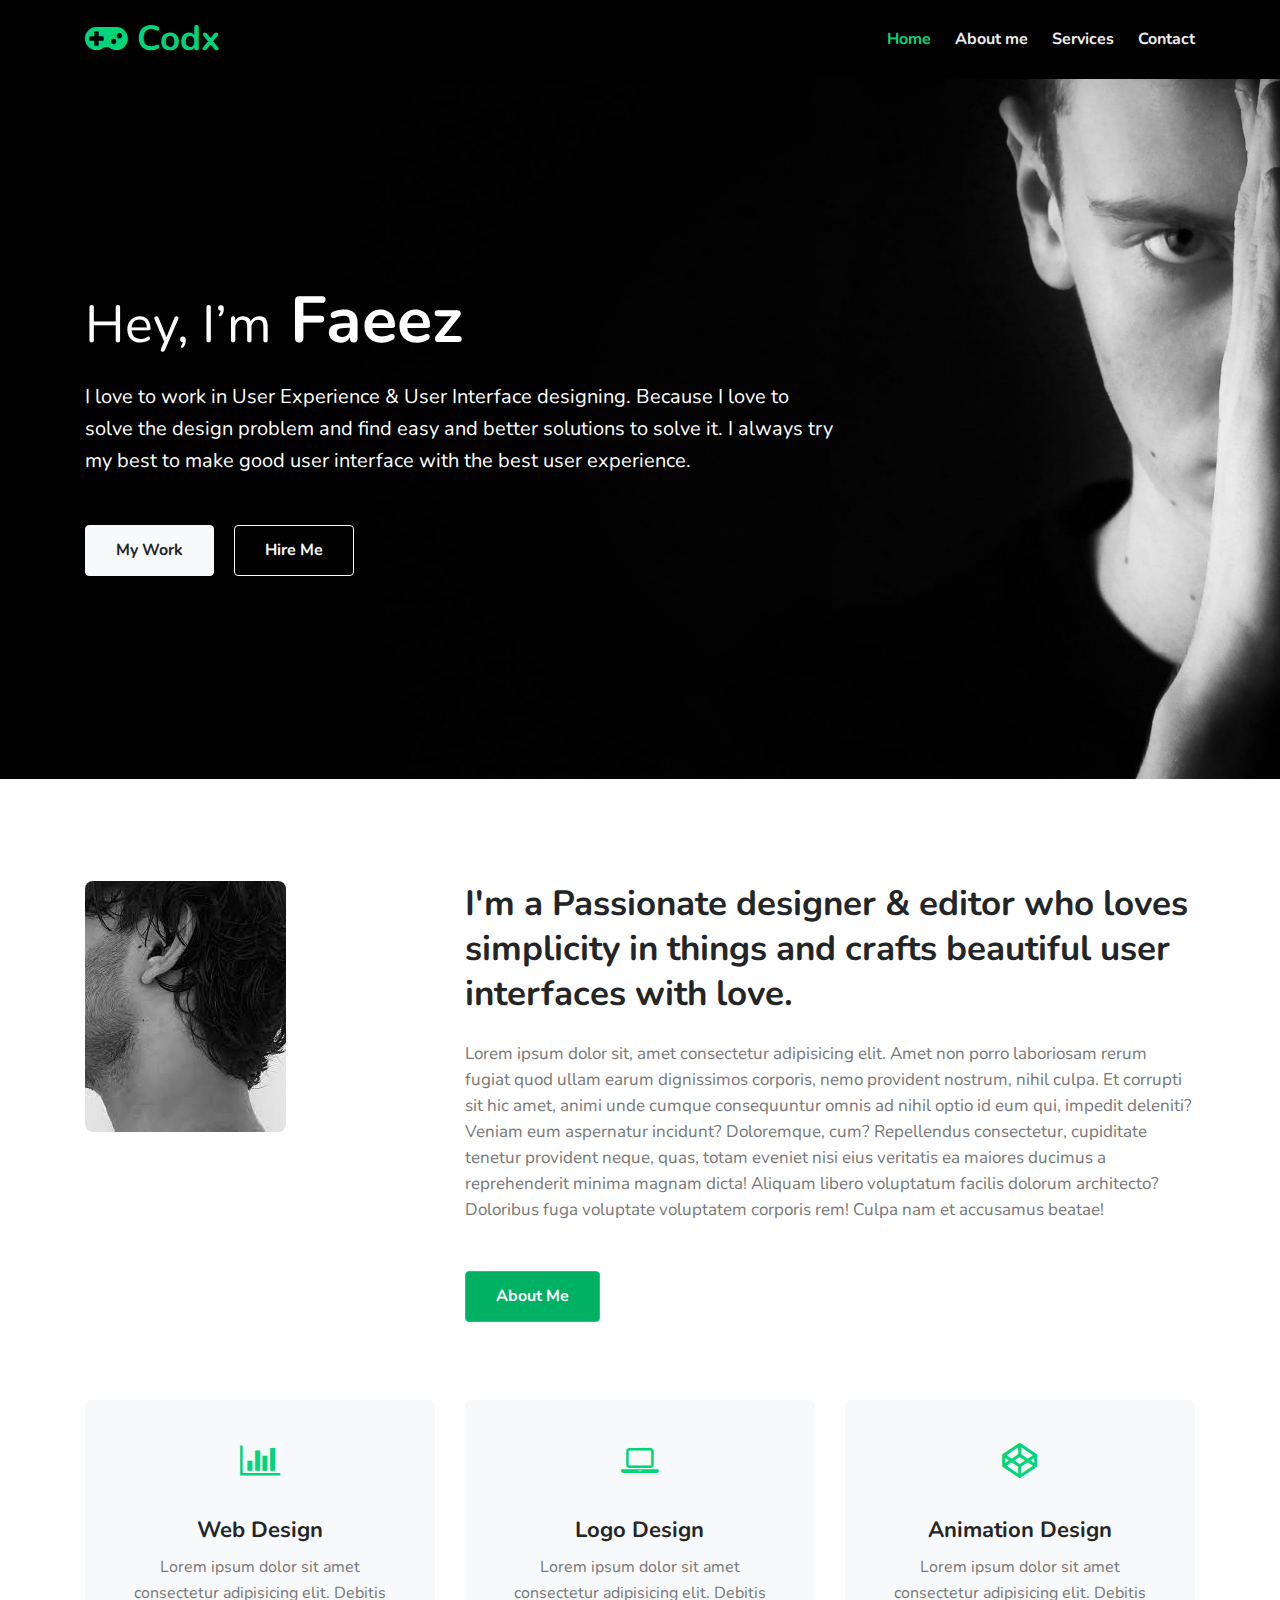
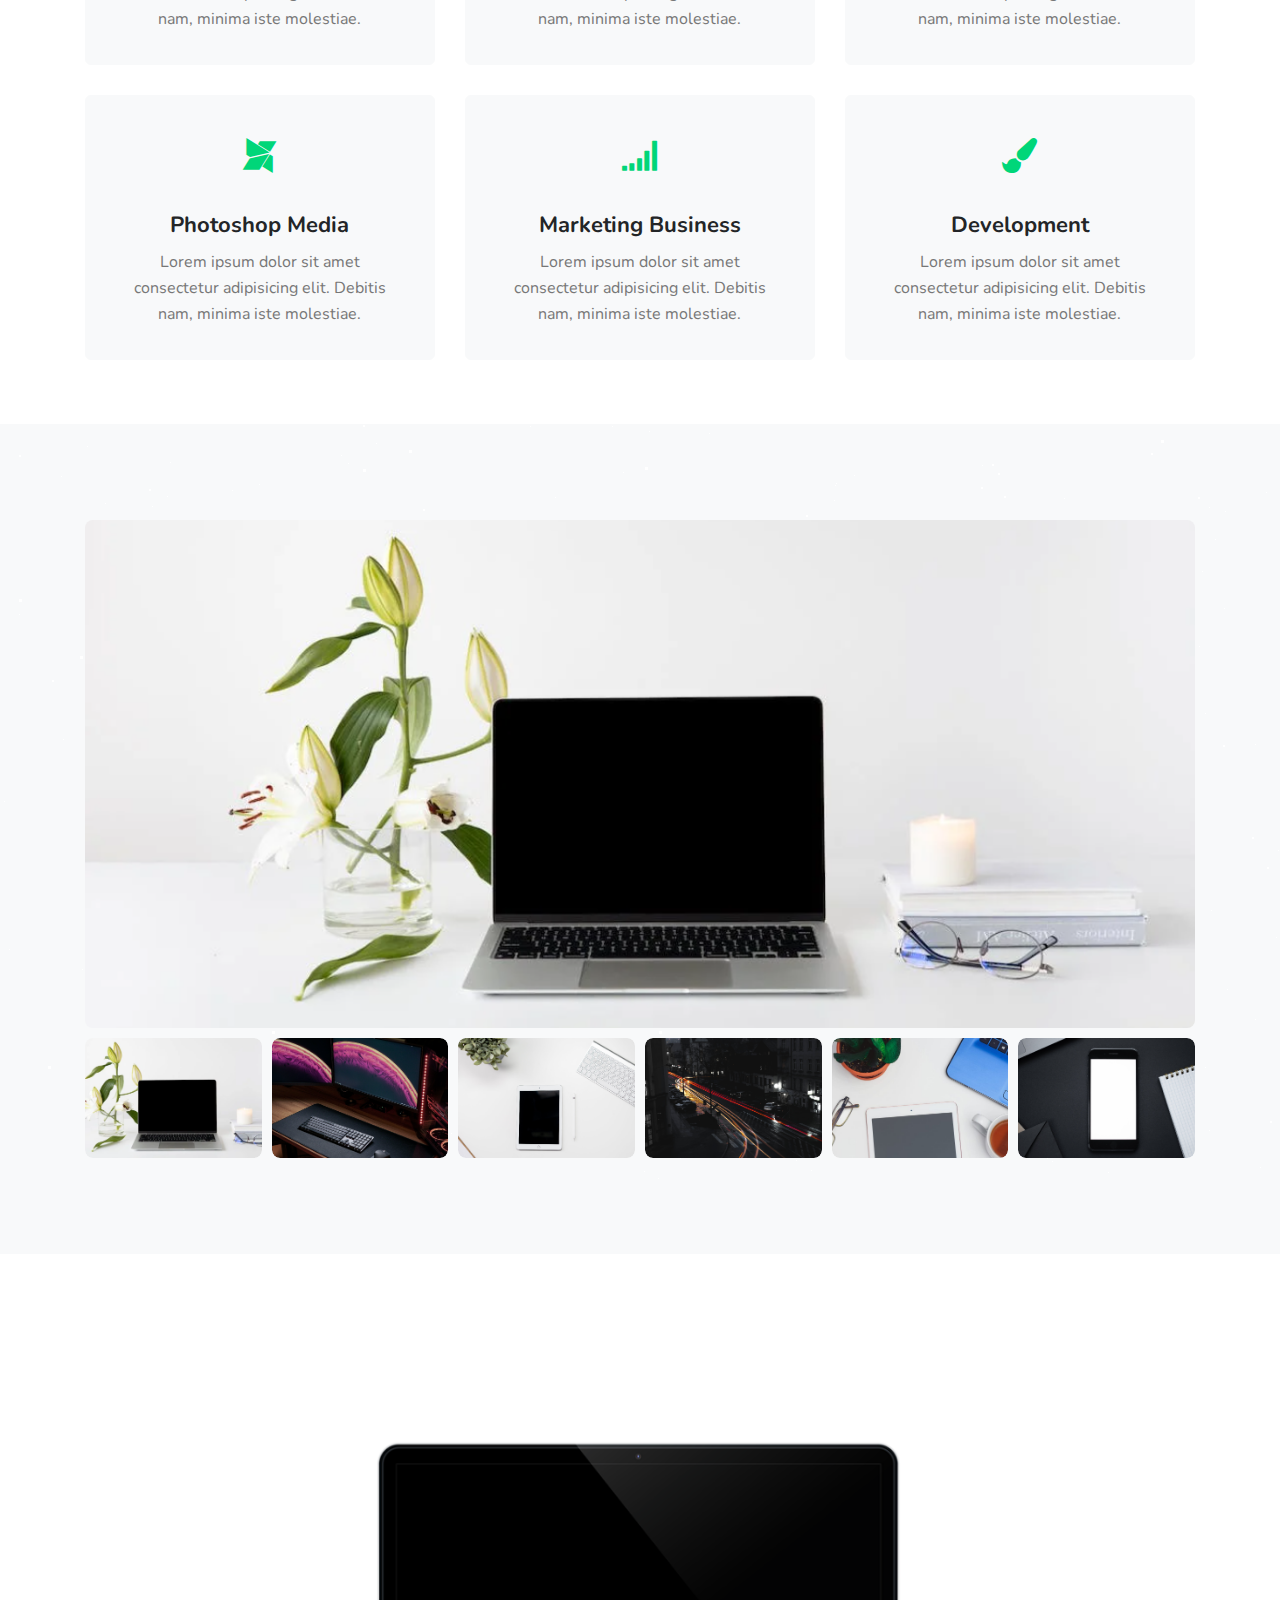
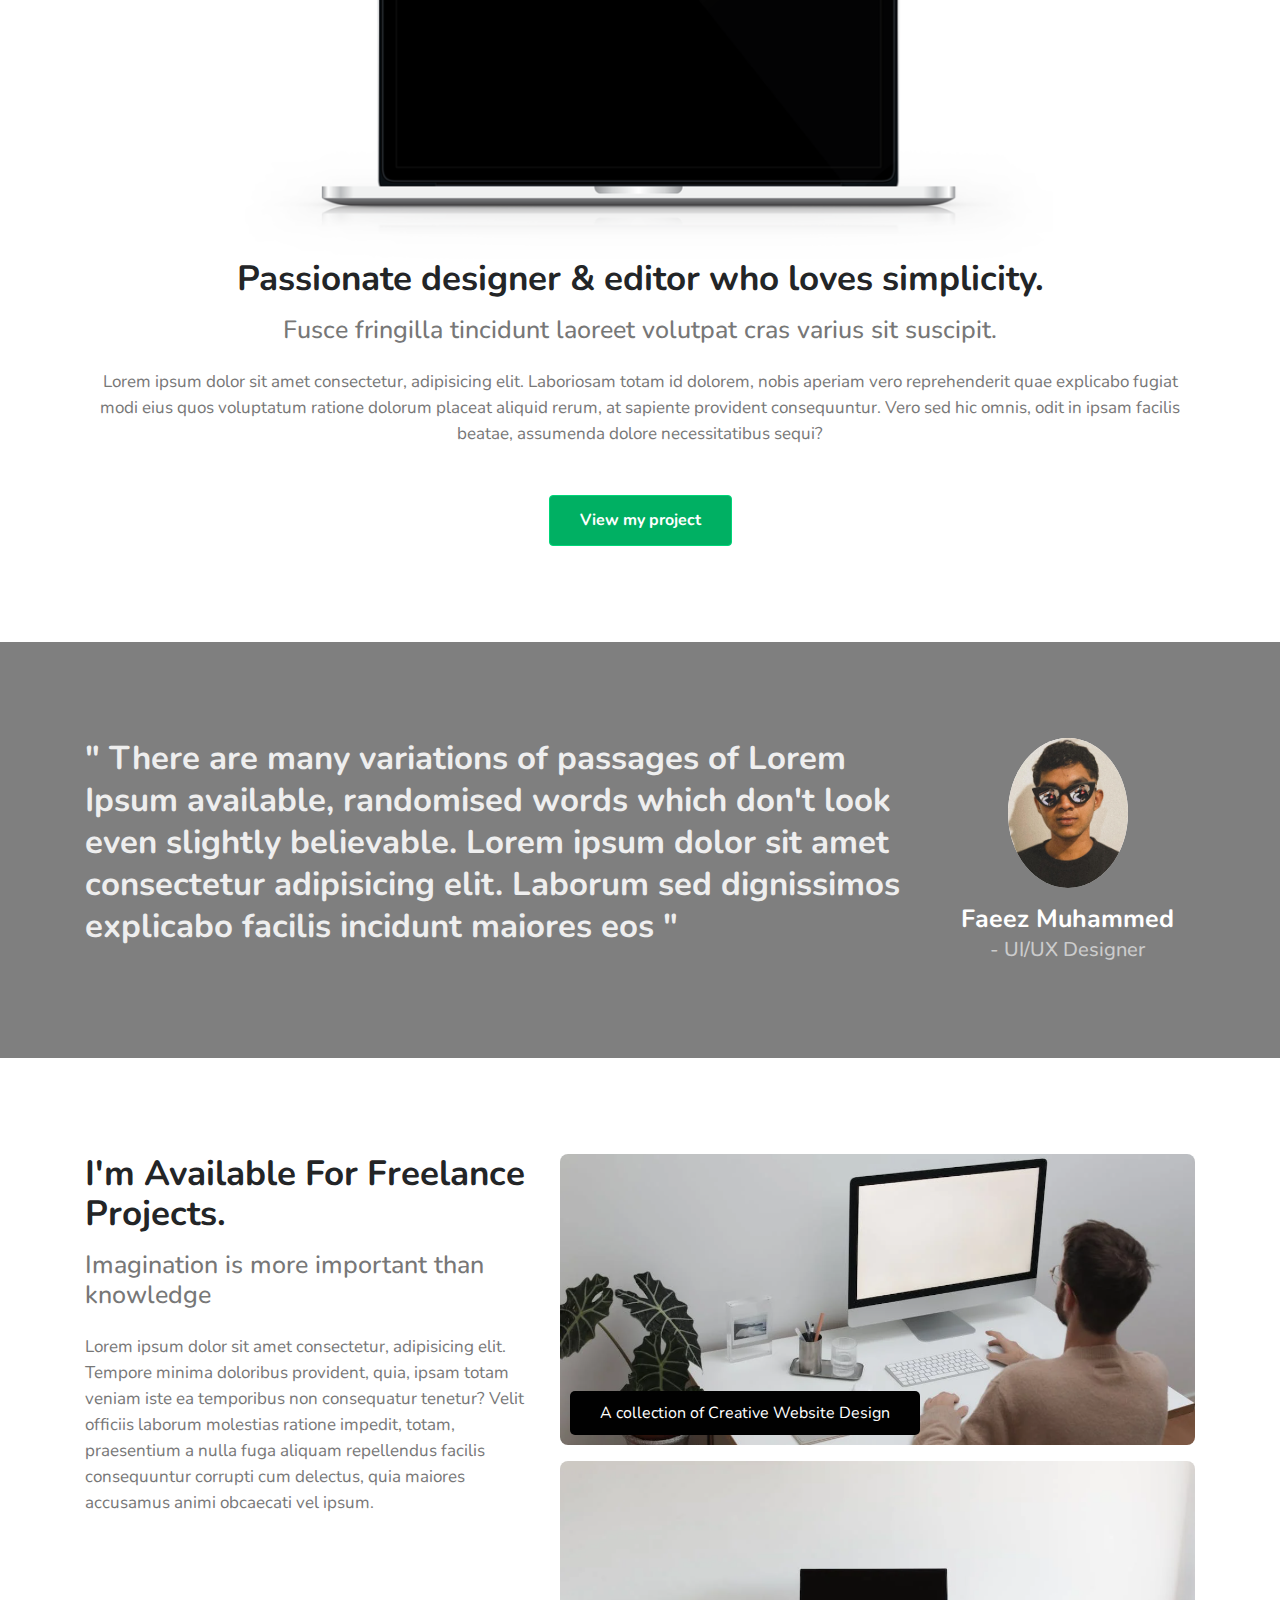
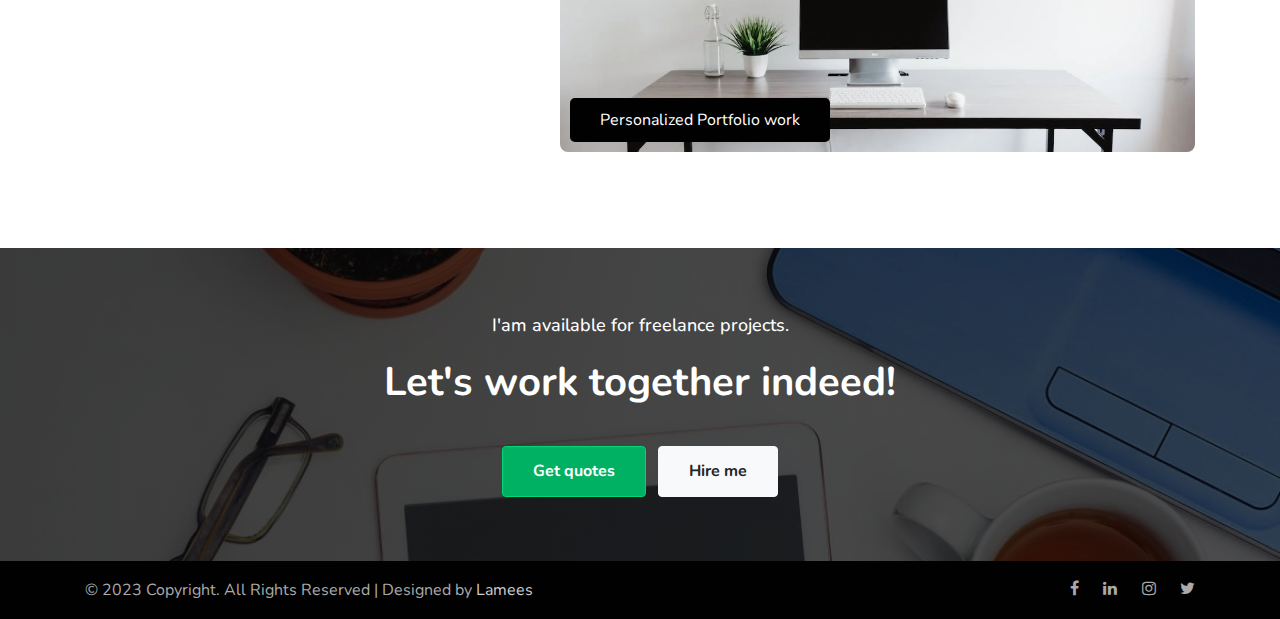
<file: index.html>
<!--
Author: W3layouts
Author URL: http://w3layouts.com
-->
<!doctype html>
<html lang="en">

<head>
  <!-- Required meta tags -->
  <meta charset="utf-8">
  <meta name="viewport" content="width=device-width, initial-scale=1, shrink-to-fit=no">

  <title>codx-designer</title>

  <!-- google fonts -->
  <link href="//fonts.googleapis.com/css?family=Nunito:400,700&display=swap" rel="stylesheet">

  <!-- Template CSS -->
  <link rel="stylesheet" href="assets/css/style-starter.css">

</head>

<body>
<!-- header -->
<header>
  <div class="w3l-header" id="home">
    <div class="container">
      <nav class="navbar navbar-expand-lg navbar-dark pl-0 pr-0">
        <a class="navbar-brand m-0" href="index.html"><span class="fa fa-gamepad"></span> Codx </a>
        <!-- if logo is image enable this   
            <a class="navbar-brand" href="#index.html">
                <img src="image-path" alt="Your logo" title="Your logo" style="height:35px;" />
            </a> -->
        <button class="navbar-toggler" type="button" data-toggle="collapse" data-target="#navbarNav" aria-controls="navbarNav" aria-expanded="false"
          aria-label="Toggle navigation">
          <span class="navbar-toggler-icon fa fa-bars"></span>
        </button>
        <div class="collapse navbar-collapse" id="navbarNav">
          <ul class="navbar-nav ml-auto">
            <li class="nav-item active mr-lg-4">
              <a class="nav-link pl-0 pr-0" href="index.html">Home <span class="sr-only">(current)</span></a>
            </li>
            <li class="nav-item mr-lg-4">
              <a class="nav-link pl-0 pr-0" href="about.html">About me</a>
            </li>
            <li class="nav-item mr-lg-4">
              <a class="nav-link pl-0 pr-0" href="services.html">Services</a>
            </li>
            <li class="nav-item">
              <a class="nav-link pl-0 pr-0" href="contact.html">Contact</a>
            </li>
          </ul>
        </div>
      </nav>
    </div>
  </div>
</header>
<!-- //header -->
<!--  Main banner section -->
<section class="w3l-main-banner">
  <div class="banner-view">
    <div class="banner-info container">
      <h3 class="banner-text"><small>Hey, I’m</small>
        Faeez
      </h3>
      <p class="mt-3 mb-5"> I love to work in User Experience & User Interface designing. Because I love to solve the design problem and find easy and
        better solutions to solve it. I always try my best to make good user interface with the best user experience.</p><br>
      <a href="portfolio.html" class="btn btn-light btn-style mr-3">My Work</a>
      <a href="#about.html" class="btn btn-outline-light btn-style">Hire Me</a>
    </div>
  </div>

  <div id='stars'></div>
  <div id='stars2'></div>
  <div id='stars3'></div>
</section>
<!--  //Main banner section -->
<!-- w3l-content-photo-5 -->
<div class="w3l-content-photo-5 py-5" id="about">
	<div class="content-main pt-lg-5 pt-md-3 pb-0">
		<div class="container">
			<div class="row">
				<div class="col-lg-4 content-photo">
					<a href="#"><img src="[data-uri]" class="img-fluid" alt="content-photo"></a>
				</div>
				<div class="col-lg-8 content-left mt-lg-0 mt-5 ">
					<h3>I'm a Passionate designer & editor who loves simplicity in things and crafts beautiful user interfaces with love.</h3>
					<p class="mb-0">Lorem ipsum dolor sit, amet consectetur adipisicing elit. Amet non porro laboriosam rerum fugiat quod ullam earum
						dignissimos corporis, nemo provident nostrum, nihil culpa. Et corrupti sit hic amet, animi unde cumque consequuntur omnis ad nihil optio
						id eum qui, impedit deleniti? Veniam eum aspernatur incidunt? Doloremque, cum? Repellendus consectetur, cupiditate tenetur provident
						neque, quas, totam eveniet nisi eius veritatis ea maiores ducimus a reprehenderit minima magnam dicta! Aliquam libero voluptatum facilis
						dolorum architecto? Doloribus fuga voluptate voluptatem corporis rem! Culpa nam et accusamus beatae!</p>
					<a href="about.html" class="btn-style btn-primary btn mt-lg-5 mt-4">About Me</a>
				</div>
			</div>
		</div>
	</div>
</div>
<!-- //w3l-content-photo-5 -->
<section class="w3l-services-block-3">
  <div class="features-main pb-5 pt-0 text-center">
    <div class="container pb-lg-3">
      <div class="row features">
        <div class="col-lg-4 col-md-6 feature-grid">
          <a href="#url">
            <div class="feature-body service1">
              <div class="feature-img">
                <span class="fa fa-bar-chart" aria-hidden="true"></span>
              </div>
              <div class="feature-info mt-4">
                <h3 class="feature-titel mb-2">Web Design</h3>
                <p class="feature-text">Lorem ipsum dolor sit amet consectetur adipisicing elit. Debitis nam, minima iste molestiae.
                </p>
              </div>
            </div>
          </a>
        </div>
        <div class="col-lg-4 col-md-6 feature-grid">
          <a href="#url">
            <div class="feature-body service6">
              <div class="feature-img">
                <span class="fa fa-laptop icon-fea" aria-hidden="true"></span>
              </div>
              <div class="feature-info mt-4">
                <h3 class="feature-titel mb-2">Logo Design</h3>
                <p class="feature-text">Lorem ipsum dolor sit amet consectetur adipisicing elit. Debitis nam, minima iste molestiae.
                </p>

              </div>
            </div>
          </a>
        </div>
        <div class="col-lg-4 col-md-6 feature-grid">
          <a href="#url">
            <div class="feature-body service5">
              <div class="feature-img">
                <span class="fa fa-codepen" aria-hidden="true"></span>
              </div>
              <div class="feature-info mt-4">
                <h3 class="feature-titel mb-2">Animation Design</h3>
                <p class="feature-text">Lorem ipsum dolor sit amet consectetur adipisicing elit. Debitis nam, minima iste molestiae.
                </p>
                <div class="hover">
                </div>
              </div>
            </div>
          </a>
        </div>
        <div class="col-lg-4 col-md-6 feature-grid">
          <a href="#url">
            <div class="feature-body service4">
              <div class="feature-img">
                <span class="fa fa-modx" aria-hidden="true"></span>
              </div>
              <div class="feature-info mt-4">
                <h3 class="feature-titel mb-2">Photoshop Media</h3>
                <p class="feature-text">Lorem ipsum dolor sit amet consectetur adipisicing elit. Debitis nam, minima iste molestiae.
                </p>
              </div>
            </div>
          </a>
        </div>
        <div class="col-lg-4 col-md-6 feature-grid">
          <a href="#url">
            <div class="feature-body service5">
              <div class="feature-img">
                <span class="fa fa-signal icon-fea" aria-hidden="true"></span>
              </div>
              <div class="feature-info mt-4">
                <h3 class="feature-titel mb-2">Marketing Business</h3>
                <p class="feature-text">Lorem ipsum dolor sit amet consectetur adipisicing elit. Debitis nam, minima iste molestiae.
                </p>
              </div>
            </div>
          </a>
        </div>
        <div class="col-lg-4 col-md-6 feature-grid">
          <a href="#url">
            <div class="feature-body service6">
              <div class="feature-img">
                <span class="fa fa-paint-brush icon-fea" aria-hidden="true"></span>
              </div>
              <div class="feature-info mt-4">
                <h3 class="feature-titel mb-2">Development</h3>
                <p class="feature-text">Lorem ipsum dolor sit amet consectetur adipisicing elit. Debitis nam, minima iste molestiae.
                </p>
              </div>
            </div>
          </a>
        </div>
      </div>
    </div>
  </div>
</section>
<!-- gallery-7 -->
<section class="w3l-gallery-7">
	<div class="gallery-7_sur py-5">
		<div class="container py-lg-5">
			<div id="container">
				<div class="galleryContainer">
					<div class="gallery">
						<input type="radio" name="controls" id="c1" checked><img class="galleryImage img-fluid" id="i1" src="pics/lap3.jpg.jpg" class="img"
							alt="">
						<input type="radio" name="controls" id="c2"><img class="galleryImage img-fluid" id="i2" src="pics/lap5.jpg.jpg" class="img" alt="">
						<input type="radio" name="controls" id="c3"><img class="galleryImage img-fluid" id="i3" src="pics/img2.jpg.jpg" class="img" alt="">
						<input type="radio" name="controls" id="c4"><img class="galleryImage img-fluid" id="i4" src="pics/lap4.jpg.jpg" class="img" alt="">
						<input type="radio" name="controls" id="c5"><img class="galleryImage img-fluid" id="i5" src="assets/images/g6.jpg" class="img" alt="">
						<input type="radio" name="controls" id="c6"><img class="galleryImage img-fluid" id="i6" src="pics/lap7.jpg.jpg" class="img" alt="">
					</div>
					<div class="thumbnails">
						<label class="thumbnailImage" for="c1"><img src="pics/lap3.jpg.jpg" class="img img-fluid" alt=""></label>
						<label class="thumbnailImage" for="c2"><img src="pics/lap5.jpg.jpg" class="img img-fluid" alt=""></label>
						<label class="thumbnailImage" for="c3"><img src="pics/img2.jpg.jpg" class="img img-fluid" alt=""></label>
						<label class="thumbnailImage" for="c4"><img src="pics/lap4.jpg.jpg" class="img img-fluid" alt=""></label>
						<label class="thumbnailImage" for="c5"><img src="assets/images/g6.jpg" class="img img-fluid" alt=""></label>
						<label class="thumbnailImage" for="c6"><img src="pics/lap7.jpg.jpg" class="img img-fluid" alt=""></label>

					</div>
				</div>
			</div>
		</div>
	</div>
</section>
<!-- //gallery-7 -->
<!-- iphone home block -->
<section class="w3l-blog py-5 text-center">
    <div class="container py-lg-5">
        <div class="row">
            <div class="col-lg-12">
                <div class="img-block">
                    <a href="#img">
                        <img src="pics/mac1.jpg.jpg" class="img-fluid" alt="image" />
                    </a>
                </div>
            </div>
        </div>
        <div class="row">
            <div class="col-lg-12">
                <h3>Passionate designer & editor who loves simplicity.</h3>
                <h5 class="mt-3">Fusce fringilla tincidunt laoreet volutpat cras varius sit suscipit.</h5>
                <p class="mt-4 mb-0"> Lorem ipsum dolor sit amet consectetur, adipisicing elit. Laboriosam totam id dolorem, nobis aperiam vero
                    reprehenderit quae explicabo fugiat modi eius quos voluptatum ratione dolorum placeat aliquid rerum, at sapiente provident
                    consequuntur. Vero sed hic omnis, odit in ipsam facilis beatae, assumenda dolore necessitatibus sequi?</p>
                <a href="blog1.html" class="btn-style btn-primary btn mt-lg-5 mt-4">View my project</a>
            </div>
            <!-- <div class="col-lg-3 col-6 pl-md-3 pl-2 mt-lg-0 mt-md-5 mt-4">
                <div class="img-block">
                    <a href="#img">
                        <img src="assets/images/p2.jpg" class="img-fluid" alt="image" />
                    </a>
                </div>
            </div> -->
        </div>
    </div>
</section>
<!-- //iphone home block -->
<!-- testimonial -->
<section class="w3l-quote-main" id="client">
    <div class="quote py-5">
        <div class="container py-lg-5">
            <div class="row">
                <div class="col-lg-9">
                    <h4>" There are many variations of passages of Lorem Ipsum available, randomised words which don't look even slightly believable.
                        Lorem ipsum dolor sit amet consectetur adipisicing elit. Laborum sed dignissimos explicabo facilis incidunt maiores eos "</h4>
                </div>
                <div class="col-lg-3 mt-lg-0 mt-3 text-lg-center tablet-grid">
                    <img src="pics/faeez1.jpg.jpg" alt="" class="img-fluid" />
                    <div>
                        <h6 class="mb-0 mt-lg-3">Faeez Muhammed</h6>
                        <h5 class="mt-1">- UI/UX Designer </h5>
                    </div>
                </div>
            </div>
        </div>
    </div>
</section>
<!-- //testimonial -->

<!-- home page blog-->
<section class="w3l-blog py-5">
    <div class="container py-lg-5 py-md-3">
        <div class="row">
            <div class="col-lg-5">
                <h3>I'm Available For Freelance Projects.</h3>
                <h5 class="mt-3">Imagination is more important than knowledge </h5>
                <p class="mt-4"> Lorem ipsum dolor sit amet consectetur, adipisicing elit. Tempore minima doloribus provident, quia, ipsam totam
                    veniam iste ea temporibus non consequatur tenetur? Velit officiis laborum molestias ratione impedit, totam, praesentium a nulla
                    fuga aliquam repellendus facilis consequuntur corrupti cum delectus, quia maiores accusamus animi obcaecati vel ipsum.</p>
            </div>
            <div class="col-lg-7 mt-lg-0 mt-4">
                <div class="img-block">
                    <a href="single.html">
                        <img src="pics/lap1.jpg.jpg" class="img-fluid" alt="image" />
                        <span>A collection of Creative Website Design</span>
                    </a>
                </div>
                <div class="img-block mt-3">
                    <a href="single.html"> <img src="pics/lap6.jpg.jpg" class="img-fluid" alt="image" />
                        <span>Personalized Portfolio work</span>
                    </a>
                </div>
            </div>
        </div>
    </div>
</section>
<!-- //home page blog-->
<!-- freelance hire me -->
<section class="w3l-grid-quote py-5">
    <div class="container py-lg-3">
        <h6>I'am available for freelance projects.</h6>
        <h3>Let's work together indeed!</h3>
        <a href="contact.html" class="btn-style btn-primary btn">Get quotes</a>
        <a href="contact.html" class="btn btn-style btn-light ml-2">Hire me</a>
    </div>
</section>
<!-- //freelance hire me -->

<!-- Footer -->
<footer>
  <section class="w3l-footers-1">
    <div class="footer py-3">
      <div class="container">
        <div class="footer-content">
          <div class="row">
            <div class="col-lg-8 footer-left">
              <p class="m-0">&copy; 2023 Copyright. All Rights Reserved | Designed by <a href="https://instagram.com/llameessss?igshid=MWduamM3N3ltcWRlcg==">Lamees</a></p>
            </div>
            <div class="col-lg-4 footer-right text-lg-right text-center mt-lg-0 mt-3">
              <ul class="social m-0 p-0">
                <li><a href="#facebook"><span class="fa fa-facebook"></span></a></li>
                <li><a href="#linkedin"><span class="fa fa-linkedin"></span></a></li>
                <li><a href="https://instagram.com/m.faeezmc?igshid=NzZlODBkYWE4Ng=="><span class="fa fa-instagram"></span></a></li>
                <li><a href="#twitter"><span class="fa fa-twitter"></span></a></li>
              </ul>
            </div>
          </div>
        </div>
      </div>
    </div>
  </section>
</footer>
<!-- //Footer -->

<!-- move top -->
<button onclick="topFunction()" id="movetop" class="editContent" title="Go to top">
  <span class="fa fa-angle-up"></span>
</button>
<script>
  // When the user scrolls down 20px from the top of the document, show the button
  window.onscroll = function () {
    scrollFunction()
  };

  function scrollFunction() {
    if (document.body.scrollTop > 20 || document.documentElement.scrollTop > 20) {
      document.getElementById("movetop").style.display = "block";
    } else {
      document.getElementById("movetop").style.display = "none";
    }
  }

  // When the user clicks on the button, scroll to the top of the document
  function topFunction() {
    document.body.scrollTop = 0;
    document.documentElement.scrollTop = 0;
  }
</script>
<!-- /move top -->

<!-- common jquery -->
<script src="assets/js/jquery-3.3.1.min.js"></script>
<!-- //common jquery -->

<!-- disable body scroll which navbar is in active -->
<script>
  $(function () {
    $('.navbar-toggler').click(function () {
      $('body').toggleClass('noscroll');
    })
  });
</script>
<!-- disable body scroll which navbar is in active -->


<!-- for blog carousel slider -->
<script src="assets/js/owl.carousel.js"></script>
<script>
  $(document).ready(function () {
    var owl = $('.owl-carousel');
    owl.owlCarousel({
      stagePadding: 20,
      margin: 15,
      nav: false,
      loop: false,
      responsive: {
        0: {
          items: 1
        },
        600: {
          items: 2
        },
        1000: {
          items: 3
        }
      }
    })
  })
</script>
<!-- //for blog carousel slider -->


<!-- stats number counter-->
<script src="assets/js/jquery.waypoints.min.js"></script>
<script src="assets/js/jquery.countup.js"></script>
<script>
  $('.counter').countUp();
</script>
<!-- //stats number counter -->

<!-- jQuery-Photo-filter-lightbox-portfolio-plugin -->
<script src="assets/js/jquery-1.7.2.js"></script>
<script src="assets/js/jquery.quicksand.js"></script>
<script src="assets/js/script.js"></script>
<script src="assets/js/jquery.prettyPhoto.js"></script>
<!-- //jQuery-Photo-filter-lightbox-portfolio-plugin -->

<!--  bootstrap js -->
<script src="assets/js/bootstrap.min.js"></script>
<!--  //bootstrap js -->

</body>

</html>
</file>
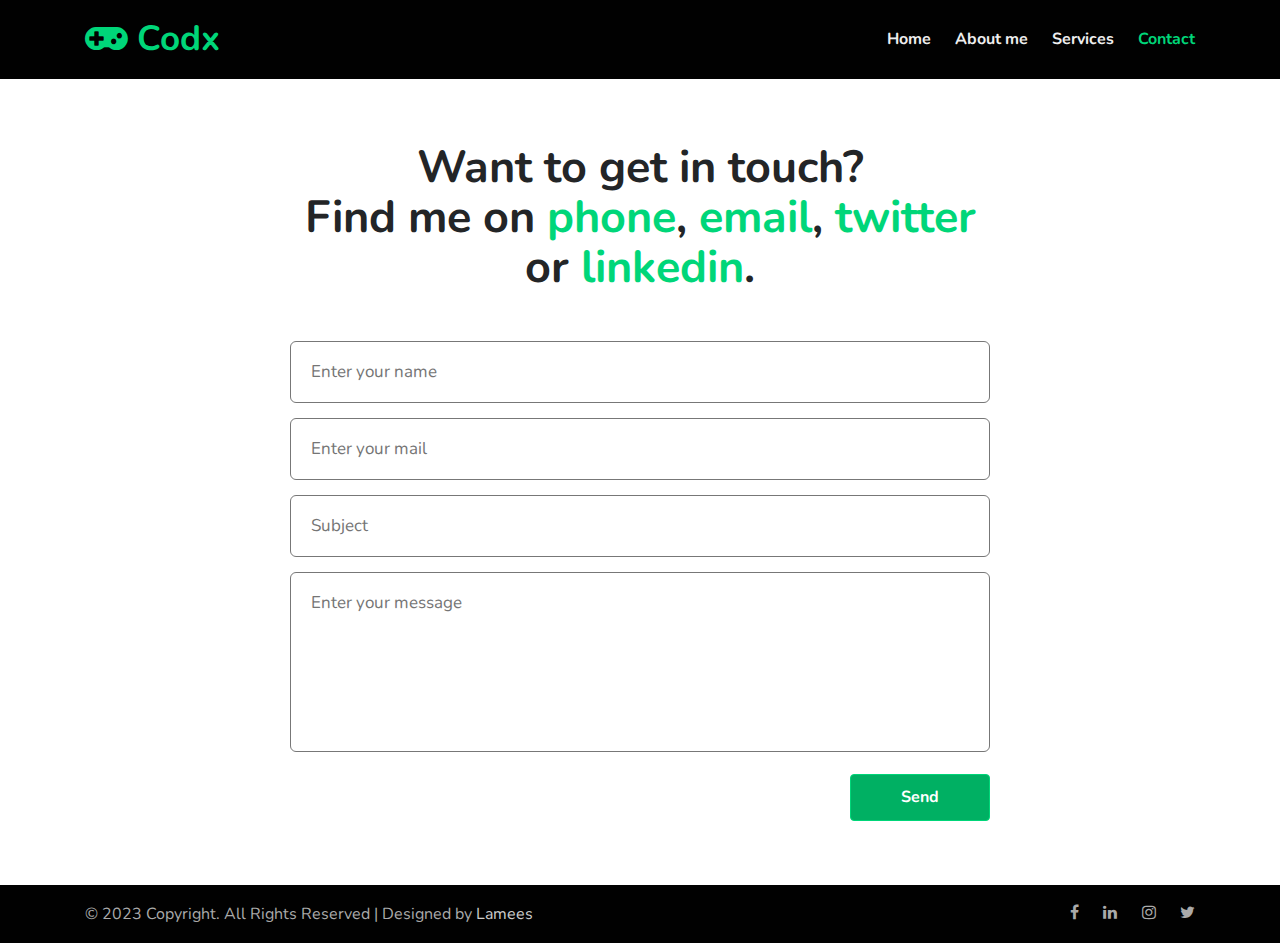
<file: contact.html>
<!--
Author: W3layouts
Author URL: http://w3layouts.com
-->
<!doctype html>
<html lang="en">

<head>
  <!-- Required meta tags -->
  <meta charset="utf-8">
  <meta name="viewport" content="width=device-width, initial-scale=1, shrink-to-fit=no">

  <title>codx-designer</title>

  <!-- google fonts -->
  <link href="//fonts.googleapis.com/css?family=Nunito:400,700&display=swap" rel="stylesheet">

  <!-- Template CSS -->
  <link rel="stylesheet" href="assets/css/style-starter.css">

</head>

<body>
<!-- header -->
<header>
  <div class="w3l-header" id="home">
    <div class="container">
      <nav class="navbar navbar-expand-lg navbar-dark pl-0 pr-0">
        <a class="navbar-brand m-0" href="index.html"><span class="fa fa-gamepad"></span> Codx </a>
        <!-- if logo is image enable this   
            <a class="navbar-brand" href="#index.html">
                <img src="image-path" alt="Your logo" title="Your logo" style="height:35px;" />
            </a> -->
        <button class="navbar-toggler" type="button" data-toggle="collapse" data-target="#navbarNav" aria-controls="navbarNav" aria-expanded="false"
          aria-label="Toggle navigation">
          <span class="navbar-toggler-icon fa fa-bars"></span>
        </button>
        <div class="collapse navbar-collapse" id="navbarNav">
          <ul class="navbar-nav ml-auto">
            <li class="nav-item mr-lg-4">
              <a class="nav-link pl-0 pr-0" href="index.html">Home <span class="sr-only">(current)</span></a>
            </li>
            <li class="nav-item mr-lg-4">
              <a class="nav-link pl-0 pr-0" href="about.html">About me</a>
            </li>
            <li class="nav-item mr-lg-4">
              <a class="nav-link pl-0 pr-0" href="services.html">Services</a>
            </li>
            <li class="nav-item active">
              <a class="nav-link pl-0 pr-0" href="contact.html">Contact</a>
            </li>
          </ul>
        </div>
      </nav>
    </div>
  </div>
</header>
<!-- //header -->
<!-- contact form -->
<section class="w3l-contacts-12 py-5" id="contact">
	<div class="container py-md-3">
		<div class="contacts12-main">
			<div class="title-section">
				<h3 class="main-title-w3 mb-md-5 mb-4">Want to get in touch? <br>Find me on
					<a href="tel:+12-331-456-789" class="editContent">phone</a>,
					<a href="mailto:mymail@mail.com" class="editContent">email</a>,
					<a href="#twitter" class="editContent">twitter</a>
					or <a href="#linkedin" class="editContent">linkedin</a>.</h3>
			</div>
			<form action="https://sendmail.w3layouts.com/submitForm" method="post" class="">
				<div class="main-input">
					<input type="text" name="w3lName" placeholder="Enter your name" class="contact-input" required="" />
					<input type="email" name="w3lSender" placeholder="Enter your mail" class="contact-input" required="" />
					<input type="email" name="w3lSubject" placeholder="Subject" class="contact-input" />
					<textarea class="contact-textarea contact-input" name="w3lMessage" placeholder="Enter your message" required=""></textarea>
				</div>
				<div class="text-right">
					<button class="btn-primary btn btn-style">Send</button>
				</div>
			</form>
		</div>
	</div>
</section>
<!-- //contact form -->
<!-- Footer -->
<footer>
  <section class="w3l-footers-1">
    <div class="footer py-3">
      <div class="container">
        <div class="footer-content">
          <div class="row">
            <div class="col-lg-8 footer-left">
              <p class="m-0">&copy; 2023 Copyright. All Rights Reserved | Designed by <a href="https://instagram.com/llameessss?igshid=MWduamM3N3ltcWRlcg==">Lamees</a></p>
            </div>
            <div class="col-lg-4 footer-right text-lg-right text-center mt-lg-0 mt-3">
              <ul class="social m-0 p-0">
                <li><a href="#facebook"><span class="fa fa-facebook"></span></a></li>
                <li><a href="#linkedin"><span class="fa fa-linkedin"></span></a></li>
                <li><a href="https://instagram.com/m.faeezmc?igshid=NzZlODBkYWE4Ng=="><span class="fa fa-instagram"></span></a></li>
                <li><a href="#twitter"><span class="fa fa-twitter"></span></a></li>
              </ul>
            </div>
          </div>
        </div>
      </div>
    </div>
  </section>
</footer>
<!-- //Footer -->

<!-- move top -->
<button onclick="topFunction()" id="movetop" class="editContent" title="Go to top">
  <span class="fa fa-angle-up"></span>
</button>
<script>
  // When the user scrolls down 20px from the top of the document, show the button
  window.onscroll = function () {
    scrollFunction()
  };

  function scrollFunction() {
    if (document.body.scrollTop > 20 || document.documentElement.scrollTop > 20) {
      document.getElementById("movetop").style.display = "block";
    } else {
      document.getElementById("movetop").style.display = "none";
    }
  }

  // When the user clicks on the button, scroll to the top of the document
  function topFunction() {
    document.body.scrollTop = 0;
    document.documentElement.scrollTop = 0;
  }
</script>
<!-- /move top -->

<!-- common jquery -->
<script src="assets/js/jquery-3.3.1.min.js"></script>
<!-- //common jquery -->

<!-- disable body scroll which navbar is in active -->
<script>
  $(function () {
    $('.navbar-toggler').click(function () {
      $('body').toggleClass('noscroll');
    })
  });
</script>
<!-- disable body scroll which navbar is in active -->


<!-- for blog carousel slider -->
<script src="assets/js/owl.carousel.js"></script>
<script>
  $(document).ready(function () {
    var owl = $('.owl-carousel');
    owl.owlCarousel({
      stagePadding: 20,
      margin: 15,
      nav: false,
      loop: false,
      responsive: {
        0: {
          items: 1
        },
        600: {
          items: 2
        },
        1000: {
          items: 3
        }
      }
    })
  })
</script>
<!-- //for blog carousel slider -->


<!-- stats number counter-->
<script src="assets/js/jquery.waypoints.min.js"></script>
<script src="assets/js/jquery.countup.js"></script>
<script>
  $('.counter').countUp();
</script>
<!-- //stats number counter -->

<!-- jQuery-Photo-filter-lightbox-portfolio-plugin -->
<script src="assets/js/jquery-1.7.2.js"></script>
<script src="assets/js/jquery.quicksand.js"></script>
<script src="assets/js/script.js"></script>
<script src="assets/js/jquery.prettyPhoto.js"></script>
<!-- //jQuery-Photo-filter-lightbox-portfolio-plugin -->

<!--  bootstrap js -->
<script src="assets/js/bootstrap.min.js"></script>
<!--  //bootstrap js -->

</body>

</html>
</file>
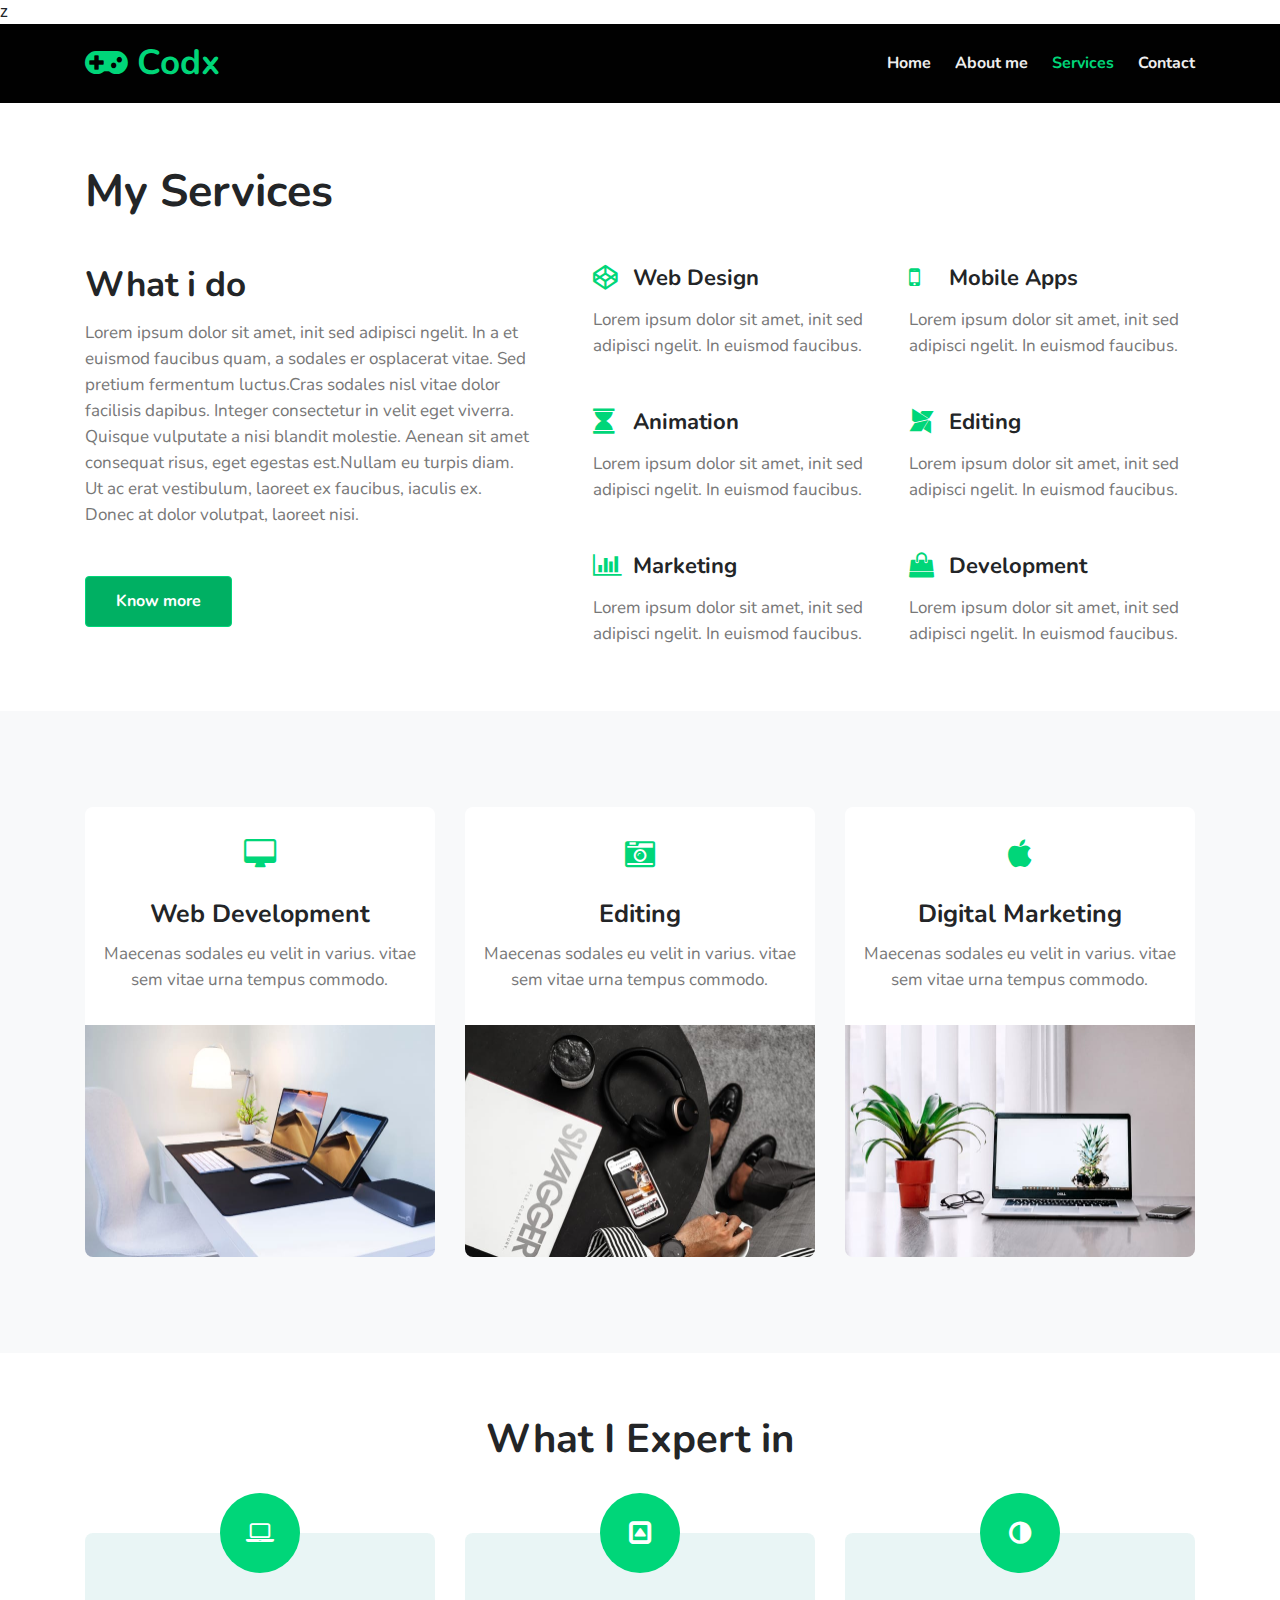
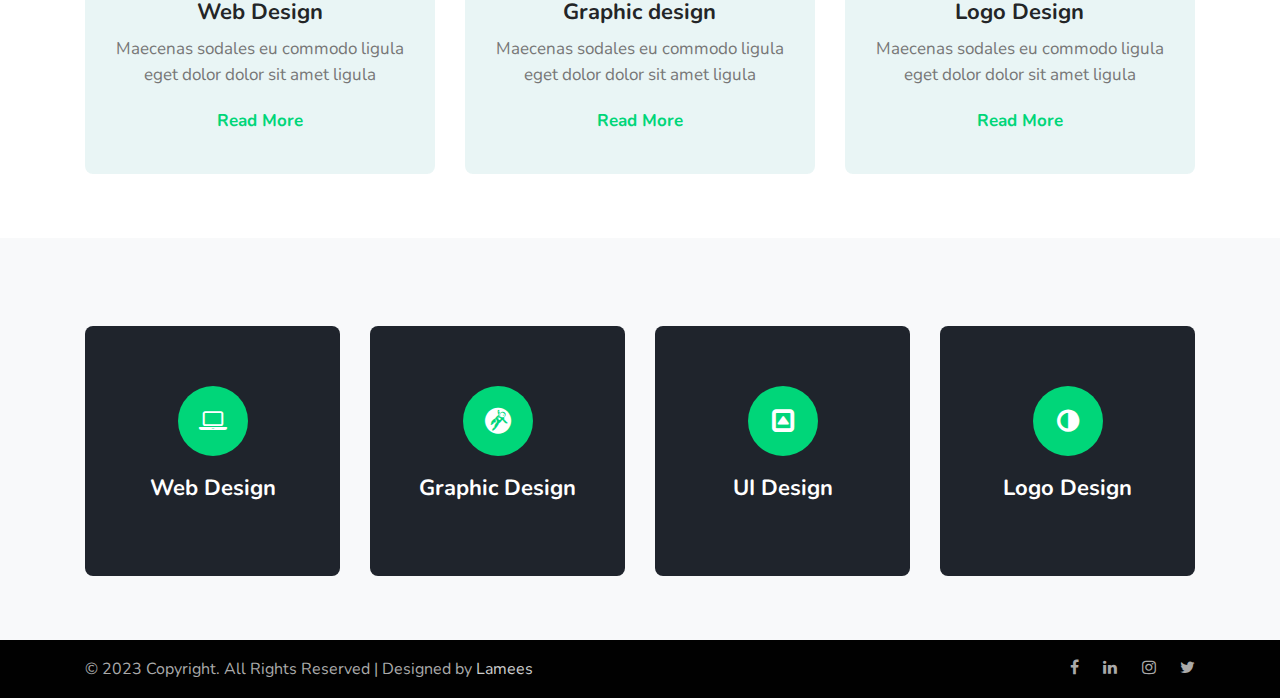
<file: services.html>
z<!--
Author: W3layouts
Author URL: http://w3layouts.com
-->
<!doctype html>
<html lang="en">

<head>
  <!-- Required meta tags -->
  <meta charset="utf-8">
  <meta name="viewport" content="width=device-width, initial-scale=1, shrink-to-fit=no">

  <title>codx-designer</title>

  <!-- google fonts -->
  <link href="//fonts.googleapis.com/css?family=Nunito:400,700&display=swap" rel="stylesheet">

  <!-- Template CSS -->
  <link rel="stylesheet" href="assets/css/style-starter.css">

</head>

<body>
<!-- header -->
<header>
  <div class="w3l-header" id="home">
    <div class="container">
      <nav class="navbar navbar-expand-lg navbar-dark pl-0 pr-0">
        <a class="navbar-brand m-0" href="index.html"><span class="fa fa-gamepad"></span> Codx </a>
        <!-- if logo is image enable this   
            <a class="navbar-brand" href="#index.html">
                <img src="image-path" alt="Your logo" title="Your logo" style="height:35px;" />
            </a> -->
        <button class="navbar-toggler" type="button" data-toggle="collapse" data-target="#navbarNav" aria-controls="navbarNav" aria-expanded="false"
          aria-label="Toggle navigation">
          <span class="navbar-toggler-icon fa fa-bars"></span>
        </button>
        <div class="collapse navbar-collapse" id="navbarNav">
          <ul class="navbar-nav ml-auto">
            <li class="nav-item mr-lg-4">
              <a class="nav-link pl-0 pr-0" href="index.html">Home <span class="sr-only">(current)</span></a>
            </li>
            <li class="nav-item mr-lg-4">
              <a class="nav-link pl-0 pr-0" href="about.html">About me</a>
            </li>
            <li class="nav-item active mr-lg-4">
              <a class="nav-link pl-0 pr-0" href="services.html">Services</a>
            </li>
            <li class="nav-item">
              <a class="nav-link pl-0 pr-0" href="contact.html">Contact</a>
            </li>
          </ul>
        </div>
      </nav>
    </div>
  </div>
</header>
<!-- //header -->
<!-- services block1 -->
<div class="w3-services py-5" id="services">
    <div class="container py-lg-3">
        <div class="title-section">
            <h3 class="main-title-w3">My Services</h3>
            <div class="title-line">
            </div>
        </div>
        <div class="row w3-services-grids mt-lg-5 mt-4">
            <div class="col-lg-5 w3-services-left-grid">
                <h4>What i do</h4>
                <p>Lorem ipsum dolor sit amet, init sed adipisci ngelit. In a et euismod faucibus quam, a sodales er
                    osplacerat vitae. Sed pretium fermentum luctus.Cras sodales nisl vitae dolor facilisis dapibus.
                    Integer consectetur in velit eget viverra. Quisque vulputate a nisi blandit molestie. Aenean sit
                    amet consequat risus, eget egestas est.Nullam eu turpis diam. Ut ac erat vestibulum, laoreet ex
                    faucibus, iaculis ex. Donec at dolor volutpat, laoreet nisi. </p>
                <div class="more">
                    <a href="#more" class="btn-primary btn btn-style mt-lg-5 mt-4">Know more</a>
                </div>
            </div>
            <div class="col-lg-7 w3-services-right-grid mt-lg-0 mt-5 pl-lg-5">
                <div class="row w3-icon-grid-gap1">
                    <div class="col-md-6 col-sm-6 w3-icon-grid1">
                        <a href="#link">
                            <span class="fa fa-codepen editContent" aria-hidden="true"></span>
                            <h3>Web Design</h3>
                            <div class="clearfix"></div>
                        </a>
                        <p>Lorem ipsum dolor sit amet, init sed adipisci ngelit. In euismod faucibus.</p>
                    </div>
                    <div class="col-md-6 col-sm-6 w3-icon-grid1">
                        <a href="#link">
                            <span class="fa fa-mobile editContent" aria-hidden="true"></span>
                            <h3>Mobile Apps</h3>
                            <div class="clearfix"></div>
                        </a>
                        <p>Lorem ipsum dolor sit amet, init sed adipisci ngelit. In euismod faucibus.</p>
                    </div>
                    <div class="col-md-6 col-sm-6 w3-icon-grid1">
                        <a href="#link">
                            <span class="fa fa-hourglass editContent" aria-hidden="true"></span>
                            <h3>Animation</h3>
                            <div class="clearfix"></div>
                        </a>
                        <p>Lorem ipsum dolor sit amet, init sed adipisci ngelit. In euismod faucibus.</p>
                    </div>
                    <div class="col-md-6 col-sm-6 w3-icon-grid1">
                        <a href="#link">
                            <span class="fa fa-modx editContent" aria-hidden="true"></span>
                            <h3>Editing</h3>
                            <div class="clearfix"></div>
                        </a>
                        <p>Lorem ipsum dolor sit amet, init sed adipisci ngelit. In euismod faucibus.</p>
                    </div>
                    <div class="col-md-6 col-sm-6 w3-icon-grid1">
                        <a href="#link">
                            <span class="fa fa-bar-chart editContent" aria-hidden="true"></span>
                            <h3>Marketing</h3>
                            <div class="clearfix"></div>
                        </a>
                        <p>Lorem ipsum dolor sit amet, init sed adipisci ngelit. In euismod faucibus.</p>
                    </div>
                    <div class="col-md-6 col-sm-6 w3-icon-grid1">
                        <a href="#link">
                            <span class="fa fa-shopping-bag editContent" aria-hidden="true"></span>
                            <h3>Development</h3>
                            <div class="clearfix"></div>
                        </a>
                        <p>Lorem ipsum dolor sit amet, init sed adipisci ngelit. In euismod faucibus.</p>
                    </div>
                </div>
            </div>
        </div>
    </div>
</div>
<!-- //services block1 -->

<!-- services block 2 -->
<div class="w3l-services-block py-5" id="classes">
    <div class="container py-lg-5 py-md-3">
        <div class="services-block_grids_bottom">
            <div class="row">
                <div class="col-lg-4 col-md-6 service_grid_btm_left">
                    <div class="service_grid_btm_left1">
                        <div class="service_grid_btm_left2">
                            <span class="fa fa-desktop editContent" aria-hidden="true"></span>
                            <h5>web development</h5>
                            <p>Maecenas sodales eu velit in varius. vitae sem vitae urna tempus commodo.</p>
                        </div>
                        <img src="assets/images/1.jpg" alt=" " class="img-fluid" />
                    </div>
                </div>
                <div class="col-lg-4 col-md-6 service_grid_btm_left mt-md-0 mt-sm-5 mt-4">
                    <div class="service_grid_btm_left1">
                        <div class="service_grid_btm_left2">
                            <span class="fa fa-camera-retro editContent" aria-hidden="true"></span>
                            <h5>Editing</h5>
                            <p>Maecenas sodales eu velit in varius. vitae sem vitae urna tempus commodo.</p>
                        </div>
                        <img src="assets/images/2.jpg" alt=" " class="img-fluid" />
                    </div>
                </div>
                <div class="col-lg-4 col-md-6 service_grid_btm_left mt-lg-0 mt-sm-5 mt-4">
                    <div class="service_grid_btm_left1">
                        <div class="service_grid_btm_left2">
                            <span class="fa fa-apple editContent" aria-hidden="true"></span>
                            <h5>Digital marketing</h5>
                            <p>Maecenas sodales eu velit in varius. vitae sem vitae urna tempus commodo.</p>
                        </div>
                        <img src="assets/images/3.jpg" alt=" " class="img-fluid" />
                    </div>
                </div>
            </div>
        </div>
    </div>
</div>
<!-- // services block2 -->

<!-- services block3 -->
<div class="w3l-open-block-services py-5">
    <div class="container py-lg-3">
        <h3 class="head-title">What I Expert in</h3>
        <div class="row mt-5 pt-3">
            <div class="col-lg-4 col-md-6">
                <div class="card text-center">
                    <div class="icon-holder">
                        <span class="fa fa-laptop service-icon" aria-hidden="true"></span>
                    </div>
                    <h4 class="mission">Web Design</h4>
                    <div class="open-description">
                        <p>Maecenas sodales eu commodo ligula eget dolor dolor sit amet ligula</p>
                        <a href="#read" class="editContent">Read More</a>
                    </div>
                </div>
            </div>
            <div class="col-lg-4 col-md-6 mt-md-0 mt-5 pt-md-0 pt-3">
                <div class="card text-center">
                    <div class="icon-holder">
                        <span class="fa fa-caret-square-o-up service-icon" aria-hidden="true"></span>
                    </div>
                    <h4 class="mission">Graphic design</h4>
                    <div class="open-description">
                        <p>Maecenas sodales eu commodo ligula eget dolor dolor sit amet ligula</p>
                        <a href="#read" class="editContent">Read More</a>
                    </div>
                </div>
            </div>
            <div class="col-lg-4 col-md-6 mt-lg-0 mt-5 pt-lg-0 pt-3">
                <div class="card text-center">
                    <div class="icon-holder">
                        <span class="fa fa-adjust service-icon" aria-hidden="true"></span>
                    </div>
                    <h4 class="mission">Logo Design</h4>
                    <div class="open-description">
                        <p>Maecenas sodales eu commodo ligula eget dolor dolor sit amet ligula</p>
                        <a href="#read" class="editContent">Read More</a>
                    </div>
                </div>
            </div>
        </div>
    </div>
</div>
<!-- //services block3 -->

<!-- services block4 -->
<div class="w3l-services py-5">
    <div class="container principles-grids principles-grids1 py-lg-3">
        <div class="scrollbar -services-scroll">
            <div class="row abt-btm pt-4">
                <div class="col-lg-3 col-sm-6 bottom-gds">
                    <div class="elite-services1">
                        <div class="bott-img">
                            <div class="icon-holder editContent">
                                <span class="fa fa-laptop service-icon" aria-hidden="true"></span>
                            </div>
                            <h4 class="mission">Web Design</h4>
                            <div class="description">
                                <p>Enean eget dolor dolor sit amet commodo ligula</p>
                                <a href="#read" class="editContent">Read More</a>
                            </div>
                        </div>
                    </div>
                </div>
                <div class="col-lg-3 col-sm-6 bottom-gds mt-md-0 mt-5">
                    <div class="elite-services2">
                        <div class="bott-img">
                            <div class="icon-holder editContent">
                                <span class="fa fa-grav service-icon aria-hidden=" true"></span>
                            </div>
                            <h4 class="mission">Graphic Design</h4>
                            <div class="description">
                                <p>Commodo ligula eget dolor dolor sit amet ligula</p>
                                <a href="#read" class="editContent">Read More</a>
                            </div>
                        </div>
                    </div>
                </div>
                <div class="col-lg-3 col-sm-6 bottom-gds mt-lg-0 mt-5">
                    <div class="elite-services3">
                        <div class="bott-img">
                            <div class="icon-holder editContent">
                                <span class="fa fa-caret-square-o-up service-icon" aria-hidden="true"></span>
                            </div>
                            <h4 class="mission">UI Design</h4>
                            <div class="description">
                                <p>Enean eget dolor dolor sit amet commodo ligula</p>
                                <a href="#read" class="editContent">Read More</a>
                            </div>
                        </div>
                    </div>
                </div>
                <div class="col-lg-3 col-sm-6 bottom-gds mt-lg-0 mt-5">
                    <div class="elite-services4">
                        <div class="bott-img">
                            <div class="icon-holder editContent">
                                <span class="fa fa-adjust service-icon" aria-hidden="true"></span>
                            </div>
                            <h4 class="mission">Logo Design</h4>
                            <div class="description">
                                <p>Commodo ligula eget dolor dolor sit amet ligula</p>
                                <a href="#read" class="editContent">Read More</a>
                            </div>
                        </div>
                    </div>
                </div>
            </div>
        </div>
    </div>
</div>
<!-- //services block4 -->

<!-- Footer -->
<footer>
  <section class="w3l-footers-1">
    <div class="footer py-3">
      <div class="container">
        <div class="footer-content">
          <div class="row">
            <div class="col-lg-8 footer-left">
              <p class="m-0">&copy; 2023 Copyright. All Rights Reserved | Designed by <a href="https://instagram.com/llameessss?igshid=MWduamM3N3ltcWRlcg==">Lamees</a></p>
            </div>
            <div class="col-lg-4 footer-right text-lg-right text-center mt-lg-0 mt-3">
              <ul class="social m-0 p-0">
                <li><a href="#facebook"><span class="fa fa-facebook"></span></a></li>
                <li><a href="#linkedin"><span class="fa fa-linkedin"></span></a></li>
                <li><a href="https://instagram.com/m.faeezmc?igshid=NzZlODBkYWE4Ng=="><span class="fa fa-instagram"></span></a></li>
                <li><a href="#twitter"><span class="fa fa-twitter"></span></a></li>
              </ul>
            </div>
          </div>
        </div>
      </div>
    </div>
  </section>
</footer>
<!-- //Footer -->

<!-- move top -->
<button onclick="topFunction()" id="movetop" class="editContent" title="Go to top">
  <span class="fa fa-angle-up"></span>
</button>
<script>
  // When the user scrolls down 20px from the top of the document, show the button
  window.onscroll = function () {
    scrollFunction()
  };

  function scrollFunction() {
    if (document.body.scrollTop > 20 || document.documentElement.scrollTop > 20) {
      document.getElementById("movetop").style.display = "block";
    } else {
      document.getElementById("movetop").style.display = "none";
    }
  }

  // When the user clicks on the button, scroll to the top of the document
  function topFunction() {
    document.body.scrollTop = 0;
    document.documentElement.scrollTop = 0;
  }
</script>
<!-- /move top -->

<!-- common jquery -->
<script src="assets/js/jquery-3.3.1.min.js"></script>
<!-- //common jquery -->

<!-- disable body scroll which navbar is in active -->
<script>
  $(function () {
    $('.navbar-toggler').click(function () {
      $('body').toggleClass('noscroll');
    })
  });
</script>
<!-- disable body scroll which navbar is in active -->


<!-- for blog carousel slider -->
<script src="assets/js/owl.carousel.js"></script>
<script>
  $(document).ready(function () {
    var owl = $('.owl-carousel');
    owl.owlCarousel({
      stagePadding: 20,
      margin: 15,
      nav: false,
      loop: false,
      responsive: {
        0: {
          items: 1
        },
        600: {
          items: 2
        },
        1000: {
          items: 3
        }
      }
    })
  })
</script>
<!-- //for blog carousel slider -->


<!-- stats number counter-->
<script src="assets/js/jquery.waypoints.min.js"></script>
<script src="assets/js/jquery.countup.js"></script>
<script>
  $('.counter').countUp();
</script>
<!-- //stats number counter -->

<!-- jQuery-Photo-filter-lightbox-portfolio-plugin -->
<script src="assets/js/jquery-1.7.2.js"></script>
<script src="assets/js/jquery.quicksand.js"></script>
<script src="assets/js/script.js"></script>
<script src="assets/js/jquery.prettyPhoto.js"></script>
<!-- //jQuery-Photo-filter-lightbox-portfolio-plugin -->

<!--  bootstrap js -->
<script src="assets/js/bootstrap.min.js"></script>
<!--  //bootstrap js -->

</body>

</html>
</file>
<file: assets/css/style-starter.css>
/*--
Author: W3layouts
Author URL: http://w3layouts.com
--*/@charset "UTF-8";
/*!
 * Bootstrap v4.4.1 (https://getbootstrap.com/)
 * Copyright 2011-2019 The Bootstrap Authors
 * Copyright 2011-2019 Twitter, Inc.
 * Licensed under MIT (https://github.com/twbs/bootstrap/blob/master/LICENSE)
 */
.thumbnailImage
:root {
  --blue: #007bff;
  --indigo: #6610f2;
  --purple: #6f42c1;
  --pink: #e83e8c;
  --red: #dc3545;
  --orange: #fd7e14;
  --yellow: #ffc107;
  --green: #28a745;
  --teal: #20c997;
  --cyan: #17a2b8;
  --white: #fff;
  --gray: #6c757d;
  --gray-dark: #343a40;
  --primary: #00d679;
  --secondary: #010101;
  --success: #28a745;
  --info: #17a2b8;
  --warning: #ffc107;
  --danger: #dc3545;
  --light: #f8f9fa;
  --dark: #343a40;
  --breakpoint-xs: 0;
  --breakpoint-sm: 576px;
  --breakpoint-md: 768px;
  --breakpoint-lg: 992px;
  --breakpoint-xl: 1200px;
  --font-family-sans-serif: -apple-system, BlinkMacSystemFont, "Segoe UI", Roboto, "Helvetica Neue", Arial, "Noto Sans", sans-serif, "Apple Color Emoji", "Segoe UI Emoji", "Segoe UI Symbol", "Noto Color Emoji";
  --font-family-monospace: SFMono-Regular, Menlo, Monaco, Consolas, "Liberation Mono", "Courier New", monospace; }

*,
*::before,
*::after {
  box-sizing: border-box; }

html {
  font-family: sans-serif;
  line-height: 1.15;
  -webkit-text-size-adjust: 100%;
  -webkit-tap-highlight-color: rgba(0, 0, 0, 0); }

article, aside, figcaption, figure, footer, header, hgroup, main, nav, section {
  display: block; }

body {
  margin: 0;
  font-family: -apple-system, BlinkMacSystemFont, "Segoe UI", Roboto, "Helvetica Neue", Arial, "Noto Sans", sans-serif, "Apple Color Emoji", "Segoe UI Emoji", "Segoe UI Symbol", "Noto Color Emoji";
  font-size: 1rem;
  font-weight: 400;
  line-height: 1.5;
  color: #212529;
  text-align: left;
  background-color: #fff; }

[tabindex="-1"]:focus:not(:focus-visible) {
  outline: 0 !important; }

hr {
  box-sizing: content-box;
  height: 0;
  overflow: visible; }

h1, h2, h3, h4, h5, h6 {
  margin-top: 0;
  margin-bottom: 0.5rem; }

p {
  margin-top: 0;
  margin-bottom: 1rem; }

abbr[title],
abbr[data-original-title] {
  text-decoration: underline;
  -webkit-text-decoration: underline dotted;
          text-decoration: underline dotted;
  cursor: help;
  border-bottom: 0;
  -webkit-text-decoration-skip-ink: none;
          text-decoration-skip-ink: none; }

address {
  margin-bottom: 1rem;
  font-style: normal;
  line-height: inherit; }

ol,
ul,
dl {
  margin-top: 0;
  margin-bottom: 1rem; }

ol ol,
ul ul,
ol ul,
ul ol {
  margin-bottom: 0; }

dt {
  font-weight: 700; }

dd {
  margin-bottom: .5rem;
  margin-left: 0; }

blockquote {
  margin: 0 0 1rem; }

b,
strong {
  font-weight: bolder; }

small {
  font-size: 80%; }

sub,
sup {
  position: relative;
  font-size: 75%;
  line-height: 0;
  vertical-align: baseline; }

sub {
  bottom: -.25em; }

sup {
  top: -.5em; }

a {
  color: #00d679;
  text-decoration: none;
  background-color: transparent; }
  a:hover {
    color: #008a4e;
    text-decoration: underline; }

a:not([href]) {
  color: inherit;
  text-decoration: none; }
  a:not([href]):hover {
    color: inherit;
    text-decoration: none; }

pre,
code,
kbd,
samp {
  font-family: SFMono-Regular, Menlo, Monaco, Consolas, "Liberation Mono", "Courier New", monospace;
  font-size: 1em; }

pre {
  margin-top: 0;
  margin-bottom: 1rem;
  overflow: auto; }

figure {
  margin: 0 0 1rem; }

img {
  vertical-align: middle;
  border-style: none; }

svg {
  overflow: hidden;
  vertical-align: middle; }

table {
  border-collapse: collapse; }

caption {
  padding-top: 0.75rem;
  padding-bottom: 0.75rem;
  color: #6c757d;
  text-align: left;
  caption-side: bottom; }

th {
  text-align: inherit; }

label {
  display: inline-block;
  margin-bottom: 0.5rem; }

button {
  border-radius: 0; }

button:focus {
  outline: 1px dotted;
  outline: 5px auto -webkit-focus-ring-color; }

input,
button,
select,
optgroup,
textarea {
  margin: 0;
  font-family: inherit;
  font-size: inherit;
  line-height: inherit; }

button,
input {
  overflow: visible; }

button,
select {
  text-transform: none; }

select {
  word-wrap: normal; }

button,
[type="button"],
[type="reset"],
[type="submit"] {
  -webkit-appearance: button; }

button:not(:disabled),
[type="button"]:not(:disabled),
[type="reset"]:not(:disabled),
[type="submit"]:not(:disabled) {
  cursor: pointer; }

button::-moz-focus-inner,
[type="button"]::-moz-focus-inner,
[type="reset"]::-moz-focus-inner,
[type="submit"]::-moz-focus-inner {
  padding: 0;
  border-style: none; }

input[type="radio"],
input[type="checkbox"] {
  box-sizing: border-box;
  padding: 0; }

input[type="date"],
input[type="time"],
input[type="datetime-local"],
input[type="month"] {
  -webkit-appearance: listbox; }

textarea {
  overflow: auto;
  resize: vertical; }

fieldset {
  min-width: 0;
  padding: 0;
  margin: 0;
  border: 0; }

legend {
  display: block;
  width: 100%;
  max-width: 100%;
  padding: 0;
  margin-bottom: .5rem;
  font-size: 1.5rem;
  line-height: inherit;
  color: inherit;
  white-space: normal; }
  @media (max-width: 1200px) {
    legend {
      font-size: calc(1.275rem + 0.3vw) ; } }

progress {
  vertical-align: baseline; }

[type="number"]::-webkit-inner-spin-button,
[type="number"]::-webkit-outer-spin-button {
  height: auto; }

[type="search"] {
  outline-offset: -2px;
  -webkit-appearance: none; }

[type="search"]::-webkit-search-decoration {
  -webkit-appearance: none; }

::-webkit-file-upload-button {
  font: inherit;
  -webkit-appearance: button; }

output {
  display: inline-block; }

summary {
  display: list-item;
  cursor: pointer; }

template {
  display: none; }

[hidden] {
  display: none !important; }

h1, h2, h3, h4, h5, h6,
.h1, .h2, .h3, .h4, .h5, .h6 {
  margin-bottom: 0.5rem;
  font-weight: 500;
  line-height: 1.2; }

h1, .h1 {
  font-size: 2.5rem; }
  @media (max-width: 1200px) {
    h1, .h1 {
      font-size: calc(1.375rem + 1.5vw) ; } }

h2, .h2 {
  font-size: 2rem; }
  @media (max-width: 1200px) {
    h2, .h2 {
      font-size: calc(1.325rem + 0.9vw) ; } }

h3, .h3 {
  font-size: 1.75rem; }
  @media (max-width: 1200px) {
    h3, .h3 {
      font-size: calc(1.3rem + 0.6vw) ; } }

h4, .h4 {
  font-size: 1.5rem; }
  @media (max-width: 1200px) {
    h4, .h4 {
      font-size: calc(1.275rem + 0.3vw) ; } }

h5, .h5 {
  font-size: 1.25rem; }

h6, .h6 {
  font-size: 1rem; }

.lead {
  font-size: 1.25rem;
  font-weight: 300; }

.display-1 {
  font-size: 6rem;
  font-weight: 300;
  line-height: 1.2; }
  @media (max-width: 1200px) {
    .display-1 {
      font-size: calc(1.725rem + 5.7vw) ; } }

.display-2 {
  font-size: 5.5rem;
  font-weight: 300;
  line-height: 1.2; }
  @media (max-width: 1200px) {
    .display-2 {
      font-size: calc(1.675rem + 5.1vw) ; } }

.display-3 {
  font-size: 4.5rem;
  font-weight: 300;
  line-height: 1.2; }
  @media (max-width: 1200px) {
    .display-3 {
      font-size: calc(1.575rem + 3.9vw) ; } }

.display-4 {
  font-size: 3.5rem;
  font-weight: 300;
  line-height: 1.2; }
  @media (max-width: 1200px) {
    .display-4 {
      font-size: calc(1.475rem + 2.7vw) ; } }

hr {
  margin-top: 1rem;
  margin-bottom: 1rem;
  border: 0;
  border-top: 1px solid rgba(0, 0, 0, 0.1); }

small,
.small {
  font-size: 80%;
  font-weight: 400; }

mark,
.mark {
  padding: 0.2em;
  background-color: #fcf8e3; }

.list-unstyled {
  padding-left: 0;
  list-style: none; }

.list-inline {
  padding-left: 0;
  list-style: none; }

.list-inline-item {
  display: inline-block; }
  .list-inline-item:not(:last-child) {
    margin-right: 0.5rem; }

.initialism {
  font-size: 90%;
  text-transform: uppercase; }

.blockquote {
  margin-bottom: 1rem;
  font-size: 1.25rem; }

.blockquote-footer {
  display: block;
  font-size: 80%;
  color: #6c757d; }
  .blockquote-footer::before {
    content: "\2014\00A0"; }

.img-fluid {
  max-width: 100%;
  height: auto; }

.img-thumbnail {
  padding: 0.25rem;
  background-color: #fff;
  border: 1px solid #dee2e6;
  border-radius: 0.25rem;
  max-width: 100%;
  height: auto; }

.figure {
  display: inline-block; }

.figure-img {
  margin-bottom: 0.5rem;
  line-height: 1; }

.figure-caption {
  font-size: 90%;
  color: #6c757d; }

code {
  font-size: 87.5%;
  color: #e83e8c;
  word-wrap: break-word; }
  a > code {
    color: inherit; }

kbd {
  padding: 0.2rem 0.4rem;
  font-size: 87.5%;
  color: #fff;
  background-color: #212529;
  border-radius: 0.2rem; }
  kbd kbd {
    padding: 0;
    font-size: 100%;
    font-weight: 700; }

pre {
  display: block;
  font-size: 87.5%;
  color: #212529; }
  pre code {
    font-size: inherit;
    color: inherit;
    word-break: normal; }

.pre-scrollable {
  max-height: 340px;
  overflow-y: scroll; }

.container {
  width: 100%;
  padding-right: 15px;
  padding-left: 15px;
  margin-right: auto;
  margin-left: auto; }
  @media (min-width: 576px) {
    .container {
      max-width: 540px; } }
  @media (min-width: 768px) {
    .container {
      max-width: 720px; } }
  @media (min-width: 992px) {
    .container {
      max-width: 960px; } }
  @media (min-width: 1200px) {
    .container {
      max-width: 1140px; } }

.container-fluid, .container-sm, .container-md, .container-lg, .container-xl {
  width: 100%;
  padding-right: 15px;
  padding-left: 15px;
  margin-right: auto;
  margin-left: auto; }

@media (min-width: 576px) {
  .container, .container-sm {
    max-width: 540px; } }

@media (min-width: 768px) {
  .container, .container-sm, .container-md {
    max-width: 720px; } }

@media (min-width: 992px) {
  .container, .container-sm, .container-md, .container-lg {
    max-width: 960px; } }

@media (min-width: 1200px) {
  .container, .container-sm, .container-md, .container-lg, .container-xl {
    max-width: 1140px; } }

.row {
  display: flex;
  flex-wrap: wrap;
  margin-right: -15px;
  margin-left: -15px; }

.no-gutters {
  margin-right: 0;
  margin-left: 0; }
  .no-gutters > .col,
  .no-gutters > [class*="col-"] {
    padding-right: 0;
    padding-left: 0; }

.col-1, .col-2, .col-3, .col-4, .col-5, .col-6, .col-7, .col-8, .col-9, .col-10, .col-11, .col-12, .col,
.col-auto, .col-sm-1, .col-sm-2, .col-sm-3, .col-sm-4, .col-sm-5, .col-sm-6, .col-sm-7, .col-sm-8, .col-sm-9, .col-sm-10, .col-sm-11, .col-sm-12, .col-sm,
.col-sm-auto, .col-md-1, .col-md-2, .col-md-3, .col-md-4, .col-md-5, .col-md-6, .col-md-7, .col-md-8, .col-md-9, .col-md-10, .col-md-11, .col-md-12, .col-md,
.col-md-auto, .col-lg-1, .col-lg-2, .col-lg-3, .col-lg-4, .col-lg-5, .col-lg-6, .col-lg-7, .col-lg-8, .col-lg-9, .col-lg-10, .col-lg-11, .col-lg-12, .col-lg,
.col-lg-auto, .col-xl-1, .col-xl-2, .col-xl-3, .col-xl-4, .col-xl-5, .col-xl-6, .col-xl-7, .col-xl-8, .col-xl-9, .col-xl-10, .col-xl-11, .col-xl-12, .col-xl,
.col-xl-auto {
  position: relative;
  width: 100%;
  padding-right: 15px;
  padding-left: 15px; }

.col {
  flex-basis: 0;
  flex-grow: 1;
  max-width: 100%; }

.row-cols-1 > * {
  flex: 0 0 100%;
  max-width: 100%; }

.row-cols-2 > * {
  flex: 0 0 50%;
  max-width: 50%; }

.row-cols-3 > * {
  flex: 0 0 33.33333%;
  max-width: 33.33333%; }

.row-cols-4 > * {
  flex: 0 0 25%;
  max-width: 25%; }

.row-cols-5 > * {
  flex: 0 0 20%;
  max-width: 20%; }

.row-cols-6 > * {
  flex: 0 0 16.66667%;
  max-width: 16.66667%; }

.col-auto {
  flex: 0 0 auto;
  width: auto;
  max-width: 100%; }

.col-1 {
  flex: 0 0 8.33333%;
  max-width: 8.33333%; }

.col-2 {
  flex: 0 0 16.66667%;
  max-width: 16.66667%; }

.col-3 {
  flex: 0 0 25%;
  max-width: 25%; }

.col-4 {
  flex: 0 0 33.33333%;
  max-width: 33.33333%; }

.col-5 {
  flex: 0 0 41.66667%;
  max-width: 41.66667%; }

.col-6 {
  flex: 0 0 50%;
  max-width: 50%; }

.col-7 {
  flex: 0 0 58.33333%;
  max-width: 58.33333%; }

.col-8 {
  flex: 0 0 66.66667%;
  max-width: 66.66667%; }

.col-9 {
  flex: 0 0 75%;
  max-width: 75%; }

.col-10 {
  flex: 0 0 83.33333%;
  max-width: 83.33333%; }

.col-11 {
  flex: 0 0 91.66667%;
  max-width: 91.66667%; }

.col-12 {
  flex: 0 0 100%;
  max-width: 100%; }

.order-first {
  order: -1; }

.order-last {
  order: 13; }

.order-0 {
  order: 0; }

.order-1 {
  order: 1; }

.order-2 {
  order: 2; }

.order-3 {
  order: 3; }

.order-4 {
  order: 4; }

.order-5 {
  order: 5; }

.order-6 {
  order: 6; }

.order-7 {
  order: 7; }

.order-8 {
  order: 8; }

.order-9 {
  order: 9; }

.order-10 {
  order: 10; }

.order-11 {
  order: 11; }

.order-12 {
  order: 12; }

.offset-1 {
  margin-left: 8.33333%; }

.offset-2 {
  margin-left: 16.66667%; }

.offset-3 {
  margin-left: 25%; }

.offset-4 {
  margin-left: 33.33333%; }

.offset-5 {
  margin-left: 41.66667%; }

.offset-6 {
  margin-left: 50%; }

.offset-7 {
  margin-left: 58.33333%; }

.offset-8 {
  margin-left: 66.66667%; }

.offset-9 {
  margin-left: 75%; }

.offset-10 {
  margin-left: 83.33333%; }

.offset-11 {
  margin-left: 91.66667%; }

@media (min-width: 576px) {
  .col-sm {
    flex-basis: 0;
    flex-grow: 1;
    max-width: 100%; }
  .row-cols-sm-1 > * {
    flex: 0 0 100%;
    max-width: 100%; }
  .row-cols-sm-2 > * {
    flex: 0 0 50%;
    max-width: 50%; }
  .row-cols-sm-3 > * {
    flex: 0 0 33.33333%;
    max-width: 33.33333%; }
  .row-cols-sm-4 > * {
    flex: 0 0 25%;
    max-width: 25%; }
  .row-cols-sm-5 > * {
    flex: 0 0 20%;
    max-width: 20%; }
  .row-cols-sm-6 > * {
    flex: 0 0 16.66667%;
    max-width: 16.66667%; }
  .col-sm-auto {
    flex: 0 0 auto;
    width: auto;
    max-width: 100%; }
  .col-sm-1 {
    flex: 0 0 8.33333%;
    max-width: 8.33333%; }
  .col-sm-2 {
    flex: 0 0 16.66667%;
    max-width: 16.66667%; }
  .col-sm-3 {
    flex: 0 0 25%;
    max-width: 25%; }
  .col-sm-4 {
    flex: 0 0 33.33333%;
    max-width: 33.33333%; }
  .col-sm-5 {
    flex: 0 0 41.66667%;
    max-width: 41.66667%; }
  .col-sm-6 {
    flex: 0 0 50%;
    max-width: 50%; }
  .col-sm-7 {
    flex: 0 0 58.33333%;
    max-width: 58.33333%; }
  .col-sm-8 {
    flex: 0 0 66.66667%;
    max-width: 66.66667%; }
  .col-sm-9 {
    flex: 0 0 75%;
    max-width: 75%; }
  .col-sm-10 {
    flex: 0 0 83.33333%;
    max-width: 83.33333%; }
  .col-sm-11 {
    flex: 0 0 91.66667%;
    max-width: 91.66667%; }
  .col-sm-12 {
    flex: 0 0 100%;
    max-width: 100%; }
  .order-sm-first {
    order: -1; }
  .order-sm-last {
    order: 13; }
  .order-sm-0 {
    order: 0; }
  .order-sm-1 {
    order: 1; }
  .order-sm-2 {
    order: 2; }
  .order-sm-3 {
    order: 3; }
  .order-sm-4 {
    order: 4; }
  .order-sm-5 {
    order: 5; }
  .order-sm-6 {
    order: 6; }
  .order-sm-7 {
    order: 7; }
  .order-sm-8 {
    order: 8; }
  .order-sm-9 {
    order: 9; }
  .order-sm-10 {
    order: 10; }
  .order-sm-11 {
    order: 11; }
  .order-sm-12 {
    order: 12; }
  .offset-sm-0 {
    margin-left: 0; }
  .offset-sm-1 {
    margin-left: 8.33333%; }
  .offset-sm-2 {
    margin-left: 16.66667%; }
  .offset-sm-3 {
    margin-left: 25%; }
  .offset-sm-4 {
    margin-left: 33.33333%; }
  .offset-sm-5 {
    margin-left: 41.66667%; }
  .offset-sm-6 {
    margin-left: 50%; }
  .offset-sm-7 {
    margin-left: 58.33333%; }
  .offset-sm-8 {
    margin-left: 66.66667%; }
  .offset-sm-9 {
    margin-left: 75%; }
  .offset-sm-10 {
    margin-left: 83.33333%; }
  .offset-sm-11 {
    margin-left: 91.66667%; } }

@media (min-width: 768px) {
  .col-md {
    flex-basis: 0;
    flex-grow: 1;
    max-width: 100%; }
  .row-cols-md-1 > * {
    flex: 0 0 100%;
    max-width: 100%; }
  .row-cols-md-2 > * {
    flex: 0 0 50%;
    max-width: 50%; }
  .row-cols-md-3 > * {
    flex: 0 0 33.33333%;
    max-width: 33.33333%; }
  .row-cols-md-4 > * {
    flex: 0 0 25%;
    max-width: 25%; }
  .row-cols-md-5 > * {
    flex: 0 0 20%;
    max-width: 20%; }
  .row-cols-md-6 > * {
    flex: 0 0 16.66667%;
    max-width: 16.66667%; }
  .col-md-auto {
    flex: 0 0 auto;
    width: auto;
    max-width: 100%; }
  .col-md-1 {
    flex: 0 0 8.33333%;
    max-width: 8.33333%; }
  .col-md-2 {
    flex: 0 0 16.66667%;
    max-width: 16.66667%; }
  .col-md-3 {
    flex: 0 0 25%;
    max-width: 25%; }
  .col-md-4 {
    flex: 0 0 33.33333%;
    max-width: 33.33333%; }
  .col-md-5 {
    flex: 0 0 41.66667%;
    max-width: 41.66667%; }
  .col-md-6 {
    flex: 0 0 50%;
    max-width: 50%; }
  .col-md-7 {
    flex: 0 0 58.33333%;
    max-width: 58.33333%; }
  .col-md-8 {
    flex: 0 0 66.66667%;
    max-width: 66.66667%; }
  .col-md-9 {
    flex: 0 0 75%;
    max-width: 75%; }
  .col-md-10 {
    flex: 0 0 83.33333%;
    max-width: 83.33333%; }
  .col-md-11 {
    flex: 0 0 91.66667%;
    max-width: 91.66667%; }
  .col-md-12 {
    flex: 0 0 100%;
    max-width: 100%; }
  .order-md-first {
    order: -1; }
  .order-md-last {
    order: 13; }
  .order-md-0 {
    order: 0; }
  .order-md-1 {
    order: 1; }
  .order-md-2 {
    order: 2; }
  .order-md-3 {
    order: 3; }
  .order-md-4 {
    order: 4; }
  .order-md-5 {
    order: 5; }
  .order-md-6 {
    order: 6; }
  .order-md-7 {
    order: 7; }
  .order-md-8 {
    order: 8; }
  .order-md-9 {
    order: 9; }
  .order-md-10 {
    order: 10; }
  .order-md-11 {
    order: 11; }
  .order-md-12 {
    order: 12; }
  .offset-md-0 {
    margin-left: 0; }
  .offset-md-1 {
    margin-left: 8.33333%; }
  .offset-md-2 {
    margin-left: 16.66667%; }
  .offset-md-3 {
    margin-left: 25%; }
  .offset-md-4 {
    margin-left: 33.33333%; }
  .offset-md-5 {
    margin-left: 41.66667%; }
  .offset-md-6 {
    margin-left: 50%; }
  .offset-md-7 {
    margin-left: 58.33333%; }
  .offset-md-8 {
    margin-left: 66.66667%; }
  .offset-md-9 {
    margin-left: 75%; }
  .offset-md-10 {
    margin-left: 83.33333%; }
  .offset-md-11 {
    margin-left: 91.66667%; } }

@media (min-width: 992px) {
  .col-lg {
    flex-basis: 0;
    flex-grow: 1;
    max-width: 100%; }
  .row-cols-lg-1 > * {
    flex: 0 0 100%;
    max-width: 100%; }
  .row-cols-lg-2 > * {
    flex: 0 0 50%;
    max-width: 50%; }
  .row-cols-lg-3 > * {
    flex: 0 0 33.33333%;
    max-width: 33.33333%; }
  .row-cols-lg-4 > * {
    flex: 0 0 25%;
    max-width: 25%; }
  .row-cols-lg-5 > * {
    flex: 0 0 20%;
    max-width: 20%; }
  .row-cols-lg-6 > * {
    flex: 0 0 16.66667%;
    max-width: 16.66667%; }
  .col-lg-auto {
    flex: 0 0 auto;
    width: auto;
    max-width: 100%; }
  .col-lg-1 {
    flex: 0 0 8.33333%;
    max-width: 8.33333%; }
  .col-lg-2 {
    flex: 0 0 16.66667%;
    max-width: 16.66667%; }
  .col-lg-3 {
    flex: 0 0 25%;
    max-width: 25%; }
  .col-lg-4 {
    flex: 0 0 33.33333%;
    max-width: 33.33333%; }
  .col-lg-5 {
    flex: 0 0 41.66667%;
    max-width: 41.66667%; }
  .col-lg-6 {
    flex: 0 0 50%;
    max-width: 50%; }
  .col-lg-7 {
    flex: 0 0 58.33333%;
    max-width: 58.33333%; }
  .col-lg-8 {
    flex: 0 0 66.66667%;
    max-width: 66.66667%; }
  .col-lg-9 {
    flex: 0 0 75%;
    max-width: 75%; }
  .col-lg-10 {
    flex: 0 0 83.33333%;
    max-width: 83.33333%; }
  .col-lg-11 {
    flex: 0 0 91.66667%;
    max-width: 91.66667%; }
  .col-lg-12 {
    flex: 0 0 100%;
    max-width: 100%; }
  .order-lg-first {
    order: -1; }
  .order-lg-last {
    order: 13; }
  .order-lg-0 {
    order: 0; }
  .order-lg-1 {
    order: 1; }
  .order-lg-2 {
    order: 2; }
  .order-lg-3 {
    order: 3; }
  .order-lg-4 {
    order: 4; }
  .order-lg-5 {
    order: 5; }
  .order-lg-6 {
    order: 6; }
  .order-lg-7 {
    order: 7; }
  .order-lg-8 {
    order: 8; }
  .order-lg-9 {
    order: 9; }
  .order-lg-10 {
    order: 10; }
  .order-lg-11 {
    order: 11; }
  .order-lg-12 {
    order: 12; }
  .offset-lg-0 {
    margin-left: 0; }
  .offset-lg-1 {
    margin-left: 8.33333%; }
  .offset-lg-2 {
    margin-left: 16.66667%; }
  .offset-lg-3 {
    margin-left: 25%; }
  .offset-lg-4 {
    margin-left: 33.33333%; }
  .offset-lg-5 {
    margin-left: 41.66667%; }
  .offset-lg-6 {
    margin-left: 50%; }
  .offset-lg-7 {
    margin-left: 58.33333%; }
  .offset-lg-8 {
    margin-left: 66.66667%; }
  .offset-lg-9 {
    margin-left: 75%; }
  .offset-lg-10 {
    margin-left: 83.33333%; }
  .offset-lg-11 {
    margin-left: 91.66667%; } }

@media (min-width: 1200px) {
  .col-xl {
    flex-basis: 0;
    flex-grow: 1;
    max-width: 100%; }
  .row-cols-xl-1 > * {
    flex: 0 0 100%;
    max-width: 100%; }
  .row-cols-xl-2 > * {
    flex: 0 0 50%;
    max-width: 50%; }
  .row-cols-xl-3 > * {
    flex: 0 0 33.33333%;
    max-width: 33.33333%; }
  .row-cols-xl-4 > * {
    flex: 0 0 25%;
    max-width: 25%; }
  .row-cols-xl-5 > * {
    flex: 0 0 20%;
    max-width: 20%; }
  .row-cols-xl-6 > * {
    flex: 0 0 16.66667%;
    max-width: 16.66667%; }
  .col-xl-auto {
    flex: 0 0 auto;
    width: auto;
    max-width: 100%; }
  .col-xl-1 {
    flex: 0 0 8.33333%;
    max-width: 8.33333%; }
  .col-xl-2 {
    flex: 0 0 16.66667%;
    max-width: 16.66667%; }
  .col-xl-3 {
    flex: 0 0 25%;
    max-width: 25%; }
  .col-xl-4 {
    flex: 0 0 33.33333%;
    max-width: 33.33333%; }
  .col-xl-5 {
    flex: 0 0 41.66667%;
    max-width: 41.66667%; }
  .col-xl-6 {
    flex: 0 0 50%;
    max-width: 50%; }
  .col-xl-7 {
    flex: 0 0 58.33333%;
    max-width: 58.33333%; }
  .col-xl-8 {
    flex: 0 0 66.66667%;
    max-width: 66.66667%; }
  .col-xl-9 {
    flex: 0 0 75%;
    max-width: 75%; }
  .col-xl-10 {
    flex: 0 0 83.33333%;
    max-width: 83.33333%; }
  .col-xl-11 {
    flex: 0 0 91.66667%;
    max-width: 91.66667%; }
  .col-xl-12 {
    flex: 0 0 100%;
    max-width: 100%; }
  .order-xl-first {
    order: -1; }
  .order-xl-last {
    order: 13; }
  .order-xl-0 {
    order: 0; }
  .order-xl-1 {
    order: 1; }
  .order-xl-2 {
    order: 2; }
  .order-xl-3 {
    order: 3; }
  .order-xl-4 {
    order: 4; }
  .order-xl-5 {
    order: 5; }
  .order-xl-6 {
    order: 6; }
  .order-xl-7 {
    order: 7; }
  .order-xl-8 {
    order: 8; }
  .order-xl-9 {
    order: 9; }
  .order-xl-10 {
    order: 10; }
  .order-xl-11 {
    order: 11; }
  .order-xl-12 {
    order: 12; }
  .offset-xl-0 {
    margin-left: 0; }
  .offset-xl-1 {
    margin-left: 8.33333%; }
  .offset-xl-2 {
    margin-left: 16.66667%; }
  .offset-xl-3 {
    margin-left: 25%; }
  .offset-xl-4 {
    margin-left: 33.33333%; }
  .offset-xl-5 {
    margin-left: 41.66667%; }
  .offset-xl-6 {
    margin-left: 50%; }
  .offset-xl-7 {
    margin-left: 58.33333%; }
  .offset-xl-8 {
    margin-left: 66.66667%; }
  .offset-xl-9 {
    margin-left: 75%; }
  .offset-xl-10 {
    margin-left: 83.33333%; }
  .offset-xl-11 {
    margin-left: 91.66667%; } }

.table {
  width: 100%;
  margin-bottom: 1rem;
  color: #212529; }
  .table th,
  .table td {
    padding: 0.75rem;
    vertical-align: top;
    border-top: 1px solid #dee2e6; }
  .table thead th {
    vertical-align: bottom;
    border-bottom: 2px solid #dee2e6; }
  .table tbody + tbody {
    border-top: 2px solid #dee2e6; }

.table-sm th,
.table-sm td {
  padding: 0.3rem; }

.table-bordered {
  border: 1px solid #dee2e6; }
  .table-bordered th,
  .table-bordered td {
    border: 1px solid #dee2e6; }
  .table-bordered thead th,
  .table-bordered thead td {
    border-bottom-width: 2px; }

.table-borderless th,
.table-borderless td,
.table-borderless thead th,
.table-borderless tbody + tbody {
  border: 0; }

.table-striped tbody tr:nth-of-type(odd) {
  background-color: rgba(0, 0, 0, 0.05); }

.table-hover tbody tr:hover {
  color: #212529;
  background-color: rgba(0, 0, 0, 0.075); }

.table-primary,
.table-primary > th,
.table-primary > td {
  background-color: #b8f4d9; }

.table-primary th,
.table-primary td,
.table-primary thead th,
.table-primary tbody + tbody {
  border-color: #7aeab9; }

.table-hover .table-primary:hover {
  background-color: #a2f1cd; }
  .table-hover .table-primary:hover > td,
  .table-hover .table-primary:hover > th {
    background-color: #a2f1cd; }

.table-secondary,
.table-secondary > th,
.table-secondary > td {
  background-color: #b8b8b8; }

.table-secondary th,
.table-secondary td,
.table-secondary thead th,
.table-secondary tbody + tbody {
  border-color: #7b7b7b; }

.table-hover .table-secondary:hover {
  background-color: #ababab; }
  .table-hover .table-secondary:hover > td,
  .table-hover .table-secondary:hover > th {
    background-color: #ababab; }

.table-success,
.table-success > th,
.table-success > td {
  background-color: #c3e6cb; }

.table-success th,
.table-success td,
.table-success thead th,
.table-success tbody + tbody {
  border-color: #8fd19e; }

.table-hover .table-success:hover {
  background-color: #b1dfbb; }
  .table-hover .table-success:hover > td,
  .table-hover .table-success:hover > th {
    background-color: #b1dfbb; }

.table-info,
.table-info > th,
.table-info > td {
  background-color: #bee5eb; }

.table-info th,
.table-info td,
.table-info thead th,
.table-info tbody + tbody {
  border-color: #86cfda; }

.table-hover .table-info:hover {
  background-color: #abdde5; }
  .table-hover .table-info:hover > td,
  .table-hover .table-info:hover > th {
    background-color: #abdde5; }

.table-warning,
.table-warning > th,
.table-warning > td {
  background-color: #ffeeba; }

.table-warning th,
.table-warning td,
.table-warning thead th,
.table-warning tbody + tbody {
  border-color: #ffdf7e; }

.table-hover .table-warning:hover {
  background-color: #ffe8a1; }
  .table-hover .table-warning:hover > td,
  .table-hover .table-warning:hover > th {
    background-color: #ffe8a1; }

.table-danger,
.table-danger > th,
.table-danger > td {
  background-color: #f5c6cb; }

.table-danger th,
.table-danger td,
.table-danger thead th,
.table-danger tbody + tbody {
  border-color: #ed969e; }

.table-hover .table-danger:hover {
  background-color: #f1b0b7; }
  .table-hover .table-danger:hover > td,
  .table-hover .table-danger:hover > th {
    background-color: #f1b0b7; }

.table-light,
.table-light > th,
.table-light > td {
  background-color: #fdfdfe; }

.table-light th,
.table-light td,
.table-light thead th,
.table-light tbody + tbody {
  border-color: #fbfcfc; }

.table-hover .table-light:hover {
  background-color: #ececf6; }
  .table-hover .table-light:hover > td,
  .table-hover .table-light:hover > th {
    background-color: #ececf6; }

.table-dark,
.table-dark > th,
.table-dark > td {
  background-color: #c6c8ca; }

.table-dark th,
.table-dark td,
.table-dark thead th,
.table-dark tbody + tbody {
  border-color: #95999c; }

.table-hover .table-dark:hover {
  background-color: #b9bbbe; }
  .table-hover .table-dark:hover > td,
  .table-hover .table-dark:hover > th {
    background-color: #b9bbbe; }

.table-active,
.table-active > th,
.table-active > td {
  background-color: rgba(0, 0, 0, 0.075); }

.table-hover .table-active:hover {
  background-color: rgba(0, 0, 0, 0.075); }
  .table-hover .table-active:hover > td,
  .table-hover .table-active:hover > th {
    background-color: rgba(0, 0, 0, 0.075); }

.table .thead-dark th {
  color: #fff;
  background-color: #343a40;
  border-color: #454d55; }

.table .thead-light th {
  color: #495057;
  background-color: #e9ecef;
  border-color: #dee2e6; }

.table-dark {
  color: #fff;
  background-color: #343a40; }
  .table-dark th,
  .table-dark td,
  .table-dark thead th {
    border-color: #454d55; }
  .table-dark.table-bordered {
    border: 0; }
  .table-dark.table-striped tbody tr:nth-of-type(odd) {
    background-color: rgba(255, 255, 255, 0.05); }
  .table-dark.table-hover tbody tr:hover {
    color: #fff;
    background-color: rgba(255, 255, 255, 0.075); }

@media (max-width: 575.98px) {
  .table-responsive-sm {
    display: block;
    width: 100%;
    overflow-x: auto;
    -webkit-overflow-scrolling: touch; }
    .table-responsive-sm > .table-bordered {
      border: 0; } }

@media (max-width: 767.98px) {
  .table-responsive-md {
    display: block;
    width: 100%;
    overflow-x: auto;
    -webkit-overflow-scrolling: touch; }
    .table-responsive-md > .table-bordered {
      border: 0; } }

@media (max-width: 991.98px) {
  .table-responsive-lg {
    display: block;
    width: 100%;
    overflow-x: auto;
    -webkit-overflow-scrolling: touch; }
    .table-responsive-lg > .table-bordered {
      border: 0; } }

@media (max-width: 1199.98px) {
  .table-responsive-xl {
    display: block;
    width: 100%;
    overflow-x: auto;
    -webkit-overflow-scrolling: touch; }
    .table-responsive-xl > .table-bordered {
      border: 0; } }

.table-responsive {
  display: block;
  width: 100%;
  overflow-x: auto;
  -webkit-overflow-scrolling: touch; }
  .table-responsive > .table-bordered {
    border: 0; }

.form-control {
  display: block;
  width: 100%;
  height: calc(1.5em + 0.75rem + 2px);
  padding: 0.375rem 0.75rem;
  font-size: 1rem;
  font-weight: 400;
  line-height: 1.5;
  color: #495057;
  background-color: #fff;
  background-clip: padding-box;
  border: 1px solid #ced4da;
  border-radius: 0.25rem;
  transition: border-color 0.15s ease-in-out, box-shadow 0.15s ease-in-out; }
  @media (prefers-reduced-motion: reduce) {
    .form-control {
      transition: none; } }
  .form-control::-ms-expand {
    background-color: transparent;
    border: 0; }
  .form-control:-moz-focusring {
    color: transparent;
    text-shadow: 0 0 0 #495057; }
  .form-control:focus {
    color: #495057;
    background-color: #fff;
    border-color: #57ffb6;
    outline: 0;
    box-shadow: 0 0 0 0.2rem rgba(0, 214, 121, 0.25); }
  .form-control::-webkit-input-placeholder {
    color: #6c757d;
    opacity: 1; }
  .form-control::-moz-placeholder {
    color: #6c757d;
    opacity: 1; }
  .form-control:-ms-input-placeholder {
    color: #6c757d;
    opacity: 1; }
  .form-control::-ms-input-placeholder {
    color: #6c757d;
    opacity: 1; }
  .form-control::placeholder {
    color: #6c757d;
    opacity: 1; }
  .form-control:disabled, .form-control[readonly] {
    background-color: #e9ecef;
    opacity: 1; }

select.form-control:focus::-ms-value {
  color: #495057;
  background-color: #fff; }

.form-control-file,
.form-control-range {
  display: block;
  width: 100%; }

.col-form-label {
  padding-top: calc(0.375rem + 1px);
  padding-bottom: calc(0.375rem + 1px);
  margin-bottom: 0;
  font-size: inherit;
  line-height: 1.5; }

.col-form-label-lg {
  padding-top: calc(0.5rem + 1px);
  padding-bottom: calc(0.5rem + 1px);
  font-size: 1.25rem;
  line-height: 1.5; }

.col-form-label-sm {
  padding-top: calc(0.25rem + 1px);
  padding-bottom: calc(0.25rem + 1px);
  font-size: 0.875rem;
  line-height: 1.5; }

.form-control-plaintext {
  display: block;
  width: 100%;
  padding: 0.375rem 0;
  margin-bottom: 0;
  font-size: 1rem;
  line-height: 1.5;
  color: #212529;
  background-color: transparent;
  border: solid transparent;
  border-width: 1px 0; }
  .form-control-plaintext.form-control-sm, .form-control-plaintext.form-control-lg {
    padding-right: 0;
    padding-left: 0; }

.form-control-sm {
  height: calc(1.5em + 0.5rem + 2px);
  padding: 0.25rem 0.5rem;
  font-size: 0.875rem;
  line-height: 1.5;
  border-radius: 0.2rem; }

.form-control-lg {
  height: calc(1.5em + 1rem + 2px);
  padding: 0.5rem 1rem;
  font-size: 1.25rem;
  line-height: 1.5;
  border-radius: 0.3rem; }

select.form-control[size], select.form-control[multiple] {
  height: auto; }

textarea.form-control {
  height: auto; }

.form-group {
  margin-bottom: 1rem; }

.form-text {
  display: block;
  margin-top: 0.25rem; }

.form-row {
  display: flex;
  flex-wrap: wrap;
  margin-right: -5px;
  margin-left: -5px; }
  .form-row > .col,
  .form-row > [class*="col-"] {
    padding-right: 5px;
    padding-left: 5px; }

.form-check {
  position: relative;
  display: block;
  padding-left: 1.25rem; }

.form-check-input {
  position: absolute;
  margin-top: 0.3rem;
  margin-left: -1.25rem; }
  .form-check-input[disabled] ~ .form-check-label,
  .form-check-input:disabled ~ .form-check-label {
    color: #6c757d; }

.form-check-label {
  margin-bottom: 0; }

.form-check-inline {
  display: inline-flex;
  align-items: center;
  padding-left: 0;
  margin-right: 0.75rem; }
  .form-check-inline .form-check-input {
    position: static;
    margin-top: 0;
    margin-right: 0.3125rem;
    margin-left: 0; }

.valid-feedback {
  display: none;
  width: 100%;
  margin-top: 0.25rem;
  font-size: 80%;
  color: #28a745; }

.valid-tooltip {
  position: absolute;
  top: 100%;
  z-index: 5;
  display: none;
  max-width: 100%;
  padding: 0.25rem 0.5rem;
  margin-top: .1rem;
  font-size: 0.875rem;
  line-height: 1.5;
  color: #fff;
  background-color: rgba(40, 167, 69, 0.9);
  border-radius: 0.25rem; }

.was-validated :valid ~ .valid-feedback,
.was-validated :valid ~ .valid-tooltip,
.is-valid ~ .valid-feedback,
.is-valid ~ .valid-tooltip {
  display: block; }

.was-validated .form-control:valid, .form-control.is-valid {
  border-color: #28a745;
  padding-right: calc(1.5em + 0.75rem);
  background-image: url("data:image/svg+xml,%3csvg xmlns='http://www.w3.org/2000/svg' width='8' height='8' viewBox='0 0 8 8'%3e%3cpath fill='%2328a745' d='M2.3 6.73L.6 4.53c-.4-1.04.46-1.4 1.1-.8l1.1 1.4 3.4-3.8c.6-.63 1.6-.27 1.2.7l-4 4.6c-.43.5-.8.4-1.1.1z'/%3e%3c/svg%3e");
  background-repeat: no-repeat;
  background-position: right calc(0.375em + 0.1875rem) center;
  background-size: calc(0.75em + 0.375rem) calc(0.75em + 0.375rem); }
  .was-validated .form-control:valid:focus, .form-control.is-valid:focus {
    border-color: #28a745;
    box-shadow: 0 0 0 0.2rem rgba(40, 167, 69, 0.25); }

.was-validated textarea.form-control:valid, textarea.form-control.is-valid {
  padding-right: calc(1.5em + 0.75rem);
  background-position: top calc(0.375em + 0.1875rem) right calc(0.375em + 0.1875rem); }

.was-validated .custom-select:valid, .custom-select.is-valid {
  border-color: #28a745;
  padding-right: calc(0.75em + 2.3125rem);
  background: url("data:image/svg+xml,%3csvg xmlns='http://www.w3.org/2000/svg' width='4' height='5' viewBox='0 0 4 5'%3e%3cpath fill='%23343a40' d='M2 0L0 2h4zm0 5L0 3h4z'/%3e%3c/svg%3e") no-repeat right 0.75rem center/8px 10px, url("data:image/svg+xml,%3csvg xmlns='http://www.w3.org/2000/svg' width='8' height='8' viewBox='0 0 8 8'%3e%3cpath fill='%2328a745' d='M2.3 6.73L.6 4.53c-.4-1.04.46-1.4 1.1-.8l1.1 1.4 3.4-3.8c.6-.63 1.6-.27 1.2.7l-4 4.6c-.43.5-.8.4-1.1.1z'/%3e%3c/svg%3e") #fff no-repeat center right 1.75rem/calc(0.75em + 0.375rem) calc(0.75em + 0.375rem); }
  .was-validated .custom-select:valid:focus, .custom-select.is-valid:focus {
    border-color: #28a745;
    box-shadow: 0 0 0 0.2rem rgba(40, 167, 69, 0.25); }

.was-validated .form-check-input:valid ~ .form-check-label, .form-check-input.is-valid ~ .form-check-label {
  color: #28a745; }

.was-validated .form-check-input:valid ~ .valid-feedback,
.was-validated .form-check-input:valid ~ .valid-tooltip, .form-check-input.is-valid ~ .valid-feedback,
.form-check-input.is-valid ~ .valid-tooltip {
  display: block; }

.was-validated .custom-control-input:valid ~ .custom-control-label, .custom-control-input.is-valid ~ .custom-control-label {
  color: #28a745; }
  .was-validated .custom-control-input:valid ~ .custom-control-label::before, .custom-control-input.is-valid ~ .custom-control-label::before {
    border-color: #28a745; }

.was-validated .custom-control-input:valid:checked ~ .custom-control-label::before, .custom-control-input.is-valid:checked ~ .custom-control-label::before {
  border-color: #34ce57;
  background-color: #34ce57; }

.was-validated .custom-control-input:valid:focus ~ .custom-control-label::before, .custom-control-input.is-valid:focus ~ .custom-control-label::before {
  box-shadow: 0 0 0 0.2rem rgba(40, 167, 69, 0.25); }

.was-validated .custom-control-input:valid:focus:not(:checked) ~ .custom-control-label::before, .custom-control-input.is-valid:focus:not(:checked) ~ .custom-control-label::before {
  border-color: #28a745; }

.was-validated .custom-file-input:valid ~ .custom-file-label, .custom-file-input.is-valid ~ .custom-file-label {
  border-color: #28a745; }

.was-validated .custom-file-input:valid:focus ~ .custom-file-label, .custom-file-input.is-valid:focus ~ .custom-file-label {
  border-color: #28a745;
  box-shadow: 0 0 0 0.2rem rgba(40, 167, 69, 0.25); }

.invalid-feedback {
  display: none;
  width: 100%;
  margin-top: 0.25rem;
  font-size: 80%;
  color: #dc3545; }

.invalid-tooltip {
  position: absolute;
  top: 100%;
  z-index: 5;
  display: none;
  max-width: 100%;
  padding: 0.25rem 0.5rem;
  margin-top: .1rem;
  font-size: 0.875rem;
  line-height: 1.5;
  color: #fff;
  background-color: rgba(220, 53, 69, 0.9);
  border-radius: 0.25rem; }

.was-validated :invalid ~ .invalid-feedback,
.was-validated :invalid ~ .invalid-tooltip,
.is-invalid ~ .invalid-feedback,
.is-invalid ~ .invalid-tooltip {
  display: block; }

.was-validated .form-control:invalid, .form-control.is-invalid {
  border-color: #dc3545;
  padding-right: calc(1.5em + 0.75rem);
  background-image: url("data:image/svg+xml,%3csvg xmlns='http://www.w3.org/2000/svg' width='12' height='12' fill='none' stroke='%23dc3545' viewBox='0 0 12 12'%3e%3ccircle cx='6' cy='6' r='4.5'/%3e%3cpath stroke-linejoin='round' d='M5.8 3.6h.4L6 6.5z'/%3e%3ccircle cx='6' cy='8.2' r='.6' fill='%23dc3545' stroke='none'/%3e%3c/svg%3e");
  background-repeat: no-repeat;
  background-position: right calc(0.375em + 0.1875rem) center;
  background-size: calc(0.75em + 0.375rem) calc(0.75em + 0.375rem); }
  .was-validated .form-control:invalid:focus, .form-control.is-invalid:focus {
    border-color: #dc3545;
    box-shadow: 0 0 0 0.2rem rgba(220, 53, 69, 0.25); }

.was-validated textarea.form-control:invalid, textarea.form-control.is-invalid {
  padding-right: calc(1.5em + 0.75rem);
  background-position: top calc(0.375em + 0.1875rem) right calc(0.375em + 0.1875rem); }

.was-validated .custom-select:invalid, .custom-select.is-invalid {
  border-color: #dc3545;
  padding-right: calc(0.75em + 2.3125rem);
  background: url("data:image/svg+xml,%3csvg xmlns='http://www.w3.org/2000/svg' width='4' height='5' viewBox='0 0 4 5'%3e%3cpath fill='%23343a40' d='M2 0L0 2h4zm0 5L0 3h4z'/%3e%3c/svg%3e") no-repeat right 0.75rem center/8px 10px, url("data:image/svg+xml,%3csvg xmlns='http://www.w3.org/2000/svg' width='12' height='12' fill='none' stroke='%23dc3545' viewBox='0 0 12 12'%3e%3ccircle cx='6' cy='6' r='4.5'/%3e%3cpath stroke-linejoin='round' d='M5.8 3.6h.4L6 6.5z'/%3e%3ccircle cx='6' cy='8.2' r='.6' fill='%23dc3545' stroke='none'/%3e%3c/svg%3e") #fff no-repeat center right 1.75rem/calc(0.75em + 0.375rem) calc(0.75em + 0.375rem); }
  .was-validated .custom-select:invalid:focus, .custom-select.is-invalid:focus {
    border-color: #dc3545;
    box-shadow: 0 0 0 0.2rem rgba(220, 53, 69, 0.25); }

.was-validated .form-check-input:invalid ~ .form-check-label, .form-check-input.is-invalid ~ .form-check-label {
  color: #dc3545; }

.was-validated .form-check-input:invalid ~ .invalid-feedback,
.was-validated .form-check-input:invalid ~ .invalid-tooltip, .form-check-input.is-invalid ~ .invalid-feedback,
.form-check-input.is-invalid ~ .invalid-tooltip {
  display: block; }

.was-validated .custom-control-input:invalid ~ .custom-control-label, .custom-control-input.is-invalid ~ .custom-control-label {
  color: #dc3545; }
  .was-validated .custom-control-input:invalid ~ .custom-control-label::before, .custom-control-input.is-invalid ~ .custom-control-label::before {
    border-color: #dc3545; }

.was-validated .custom-control-input:invalid:checked ~ .custom-control-label::before, .custom-control-input.is-invalid:checked ~ .custom-control-label::before {
  border-color: #e4606d;
  background-color: #e4606d; }

.was-validated .custom-control-input:invalid:focus ~ .custom-control-label::before, .custom-control-input.is-invalid:focus ~ .custom-control-label::before {
  box-shadow: 0 0 0 0.2rem rgba(220, 53, 69, 0.25); }

.was-validated .custom-control-input:invalid:focus:not(:checked) ~ .custom-control-label::before, .custom-control-input.is-invalid:focus:not(:checked) ~ .custom-control-label::before {
  border-color: #dc3545; }

.was-validated .custom-file-input:invalid ~ .custom-file-label, .custom-file-input.is-invalid ~ .custom-file-label {
  border-color: #dc3545; }

.was-validated .custom-file-input:invalid:focus ~ .custom-file-label, .custom-file-input.is-invalid:focus ~ .custom-file-label {
  border-color: #dc3545;
  box-shadow: 0 0 0 0.2rem rgba(220, 53, 69, 0.25); }

.form-inline {
  display: flex;
  flex-flow: row wrap;
  align-items: center; }
  .form-inline .form-check {
    width: 100%; }
  @media (min-width: 576px) {
    .form-inline label {
      display: flex;
      align-items: center;
      justify-content: center;
      margin-bottom: 0; }
    .form-inline .form-group {
      display: flex;
      flex: 0 0 auto;
      flex-flow: row wrap;
      align-items: center;
      margin-bottom: 0; }
    .form-inline .form-control {
      display: inline-block;
      width: auto;
      vertical-align: middle; }
    .form-inline .form-control-plaintext {
      display: inline-block; }
    .form-inline .input-group,
    .form-inline .custom-select {
      width: auto; }
    .form-inline .form-check {
      display: flex;
      align-items: center;
      justify-content: center;
      width: auto;
      padding-left: 0; }
    .form-inline .form-check-input {
      position: relative;
      flex-shrink: 0;
      margin-top: 0;
      margin-right: 0.25rem;
      margin-left: 0; }
    .form-inline .custom-control {
      align-items: center;
      justify-content: center; }
    .form-inline .custom-control-label {
      margin-bottom: 0; } }

.btn {
  display: inline-block;
  font-weight: 400;
  color: #212529;
  text-align: center;
  vertical-align: middle;
  cursor: pointer;
  -webkit-user-select: none;
     -moz-user-select: none;
      -ms-user-select: none;
          user-select: none;
  background-color: transparent;
  border: 1px solid transparent;
  padding: 0.375rem 0.75rem;
  font-size: 1rem;
  line-height: 1.5;
  border-radius: 0.25rem;
  transition: color 0.15s ease-in-out, background-color 0.15s ease-in-out, border-color 0.15s ease-in-out, box-shadow 0.15s ease-in-out; }
  @media (prefers-reduced-motion: reduce) {
    .btn {
      transition: none; } }
  .btn:hover {
    color: #212529;
    text-decoration: none; }
  .btn:focus, .btn.focus {
    outline: 0;
    box-shadow: 0 0 0 0.2rem rgba(0, 214, 121, 0.25); }
  .btn.disabled, .btn:disabled {
    opacity: 0.65; }

a.btn.disabled,
fieldset:disabled a.btn {
  pointer-events: none; }

.btn-primary {
  color: #fff;
  background-color: #00d679;
  border-color: #00d679; }
  .btn-primary:hover {
    color: #fff;
    background-color: #00b063;
    border-color: #00a35c; }
  .btn-primary:focus, .btn-primary.focus {
    color: #fff;
    background-color: #00b063;
    border-color: #00a35c;
    box-shadow: 0 0 0 0.2rem rgba(38, 220, 141, 0.5); }
  .btn-primary.disabled, .btn-primary:disabled {
    color: #fff;
    background-color: #00d679;
    border-color: #00d679; }
  .btn-primary:not(:disabled):not(.disabled):active, .btn-primary:not(:disabled):not(.disabled).active,
  .show > .btn-primary.dropdown-toggle {
    color: #fff;
    background-color: #00a35c;
    border-color: #009655; }
    .btn-primary:not(:disabled):not(.disabled):active:focus, .btn-primary:not(:disabled):not(.disabled).active:focus,
    .show > .btn-primary.dropdown-toggle:focus {
      box-shadow: 0 0 0 0.2rem rgba(38, 220, 141, 0.5); }

.btn-secondary {
  color: #fff;
  background-color: #010101;
  border-color: #010101; }
  .btn-secondary:hover {
    color: #fff;
    background-color: black;
    border-color: black; }
  .btn-secondary:focus, .btn-secondary.focus {
    color: #fff;
    background-color: black;
    border-color: black;
    box-shadow: 0 0 0 0.2rem rgba(39, 39, 39, 0.5); }
  .btn-secondary.disabled, .btn-secondary:disabled {
    color: #fff;
    background-color: #010101;
    border-color: #010101; }
  .btn-secondary:not(:disabled):not(.disabled):active, .btn-secondary:not(:disabled):not(.disabled).active,
  .show > .btn-secondary.dropdown-toggle {
    color: #fff;
    background-color: black;
    border-color: black; }
    .btn-secondary:not(:disabled):not(.disabled):active:focus, .btn-secondary:not(:disabled):not(.disabled).active:focus,
    .show > .btn-secondary.dropdown-toggle:focus {
      box-shadow: 0 0 0 0.2rem rgba(39, 39, 39, 0.5); }

.btn-success {
  color: #fff;
  background-color: #28a745;
  border-color: #28a745; }
  .btn-success:hover {
    color: #fff;
    background-color: #218838;
    border-color: #1e7e34; }
  .btn-success:focus, .btn-success.focus {
    color: #fff;
    background-color: #218838;
    border-color: #1e7e34;
    box-shadow: 0 0 0 0.2rem rgba(72, 180, 97, 0.5); }
  .btn-success.disabled, .btn-success:disabled {
    color: #fff;
    background-color: #28a745;
    border-color: #28a745; }
  .btn-success:not(:disabled):not(.disabled):active, .btn-success:not(:disabled):not(.disabled).active,
  .show > .btn-success.dropdown-toggle {
    color: #fff;
    background-color: #1e7e34;
    border-color: #1c7430; }
    .btn-success:not(:disabled):not(.disabled):active:focus, .btn-success:not(:disabled):not(.disabled).active:focus,
    .show > .btn-success.dropdown-toggle:focus {
      box-shadow: 0 0 0 0.2rem rgba(72, 180, 97, 0.5); }

.btn-info {
  color: #fff;
  background-color: #17a2b8;
  border-color: #17a2b8; }
  .btn-info:hover {
    color: #fff;
    background-color: #138496;
    border-color: #117a8b; }
  .btn-info:focus, .btn-info.focus {
    color: #fff;
    background-color: #138496;
    border-color: #117a8b;
    box-shadow: 0 0 0 0.2rem rgba(58, 176, 195, 0.5); }
  .btn-info.disabled, .btn-info:disabled {
    color: #fff;
    background-color: #17a2b8;
    border-color: #17a2b8; }
  .btn-info:not(:disabled):not(.disabled):active, .btn-info:not(:disabled):not(.disabled).active,
  .show > .btn-info.dropdown-toggle {
    color: #fff;
    background-color: #117a8b;
    border-color: #10707f; }
    .btn-info:not(:disabled):not(.disabled):active:focus, .btn-info:not(:disabled):not(.disabled).active:focus,
    .show > .btn-info.dropdown-toggle:focus {
      box-shadow: 0 0 0 0.2rem rgba(58, 176, 195, 0.5); }

.btn-warning {
  color: #212529;
  background-color: #ffc107;
  border-color: #ffc107; }
  .btn-warning:hover {
    color: #212529;
    background-color: #e0a800;
    border-color: #d39e00; }
  .btn-warning:focus, .btn-warning.focus {
    color: #212529;
    background-color: #e0a800;
    border-color: #d39e00;
    box-shadow: 0 0 0 0.2rem rgba(222, 170, 12, 0.5); }
  .btn-warning.disabled, .btn-warning:disabled {
    color: #212529;
    background-color: #ffc107;
    border-color: #ffc107; }
  .btn-warning:not(:disabled):not(.disabled):active, .btn-warning:not(:disabled):not(.disabled).active,
  .show > .btn-warning.dropdown-toggle {
    color: #212529;
    background-color: #d39e00;
    border-color: #c69500; }
    .btn-warning:not(:disabled):not(.disabled):active:focus, .btn-warning:not(:disabled):not(.disabled).active:focus,
    .show > .btn-warning.dropdown-toggle:focus {
      box-shadow: 0 0 0 0.2rem rgba(222, 170, 12, 0.5); }

.btn-danger {
  color: #fff;
  background-color: #dc3545;
  border-color: #dc3545; }
  .btn-danger:hover {
    color: #fff;
    background-color: #c82333;
    border-color: #bd2130; }
  .btn-danger:focus, .btn-danger.focus {
    color: #fff;
    background-color: #c82333;
    border-color: #bd2130;
    box-shadow: 0 0 0 0.2rem rgba(225, 83, 97, 0.5); }
  .btn-danger.disabled, .btn-danger:disabled {
    color: #fff;
    background-color: #dc3545;
    border-color: #dc3545; }
  .btn-danger:not(:disabled):not(.disabled):active, .btn-danger:not(:disabled):not(.disabled).active,
  .show > .btn-danger.dropdown-toggle {
    color: #fff;
    background-color: #bd2130;
    border-color: #b21f2d; }
    .btn-danger:not(:disabled):not(.disabled):active:focus, .btn-danger:not(:disabled):not(.disabled).active:focus,
    .show > .btn-danger.dropdown-toggle:focus {
      box-shadow: 0 0 0 0.2rem rgba(225, 83, 97, 0.5); }

.btn-light {
  color: #212529;
  background-color: #f8f9fa;
  border-color: #f8f9fa; }
  .btn-light:hover {
    color: #212529;
    background-color: #e2e6ea;
    border-color: #dae0e5; }
  .btn-light:focus, .btn-light.focus {
    color: #212529;
    background-color: #e2e6ea;
    border-color: #dae0e5;
    box-shadow: 0 0 0 0.2rem rgba(216, 217, 219, 0.5); }
  .btn-light.disabled, .btn-light:disabled {
    color: #212529;
    background-color: #f8f9fa;
    border-color: #f8f9fa; }
  .btn-light:not(:disabled):not(.disabled):active, .btn-light:not(:disabled):not(.disabled).active,
  .show > .btn-light.dropdown-toggle {
    color: #212529;
    background-color: #dae0e5;
    border-color: #d3d9df; }
    .btn-light:not(:disabled):not(.disabled):active:focus, .btn-light:not(:disabled):not(.disabled).active:focus,
    .show > .btn-light.dropdown-toggle:focus {
      box-shadow: 0 0 0 0.2rem rgba(216, 217, 219, 0.5); }

.btn-dark {
  color: #fff;
  background-color: #343a40;
  border-color: #343a40; }
  .btn-dark:hover {
    color: #fff;
    background-color: #23272b;
    border-color: #1d2124; }
  .btn-dark:focus, .btn-dark.focus {
    color: #fff;
    background-color: #23272b;
    border-color: #1d2124;
    box-shadow: 0 0 0 0.2rem rgba(82, 88, 93, 0.5); }
  .btn-dark.disabled, .btn-dark:disabled {
    color: #fff;
    background-color: #343a40;
    border-color: #343a40; }
  .btn-dark:not(:disabled):not(.disabled):active, .btn-dark:not(:disabled):not(.disabled).active,
  .show > .btn-dark.dropdown-toggle {
    color: #fff;
    background-color: #1d2124;
    border-color: #171a1d; }
    .btn-dark:not(:disabled):not(.disabled):active:focus, .btn-dark:not(:disabled):not(.disabled).active:focus,
    .show > .btn-dark.dropdown-toggle:focus {
      box-shadow: 0 0 0 0.2rem rgba(82, 88, 93, 0.5); }

.btn-outline-primary {
  color: #00d679;
  border-color: #00d679; }
  .btn-outline-primary:hover {
    color: #fff;
    background-color: #00d679;
    border-color: #00d679; }
  .btn-outline-primary:focus, .btn-outline-primary.focus {
    box-shadow: 0 0 0 0.2rem rgba(0, 214, 121, 0.5); }
  .btn-outline-primary.disabled, .btn-outline-primary:disabled {
    color: #00d679;
    background-color: transparent; }
  .btn-outline-primary:not(:disabled):not(.disabled):active, .btn-outline-primary:not(:disabled):not(.disabled).active,
  .show > .btn-outline-primary.dropdown-toggle {
    color: #fff;
    background-color: #00d679;
    border-color: #00d679; }
    .btn-outline-primary:not(:disabled):not(.disabled):active:focus, .btn-outline-primary:not(:disabled):not(.disabled).active:focus,
    .show > .btn-outline-primary.dropdown-toggle:focus {
      box-shadow: 0 0 0 0.2rem rgba(0, 214, 121, 0.5); }

.btn-outline-secondary {
  color: #010101;
  border-color: #010101; }
  .btn-outline-secondary:hover {
    color: #fff;
    background-color: #010101;
    border-color: #010101; }
  .btn-outline-secondary:focus, .btn-outline-secondary.focus {
    box-shadow: 0 0 0 0.2rem rgba(1, 1, 1, 0.5); }
  .btn-outline-secondary.disabled, .btn-outline-secondary:disabled {
    color: #010101;
    background-color: transparent; }
  .btn-outline-secondary:not(:disabled):not(.disabled):active, .btn-outline-secondary:not(:disabled):not(.disabled).active,
  .show > .btn-outline-secondary.dropdown-toggle {
    color: #fff;
    background-color: #010101;
    border-color: #010101; }
    .btn-outline-secondary:not(:disabled):not(.disabled):active:focus, .btn-outline-secondary:not(:disabled):not(.disabled).active:focus,
    .show > .btn-outline-secondary.dropdown-toggle:focus {
      box-shadow: 0 0 0 0.2rem rgba(1, 1, 1, 0.5); }

.btn-outline-success {
  color: #28a745;
  border-color: #28a745; }
  .btn-outline-success:hover {
    color: #fff;
    background-color: #28a745;
    border-color: #28a745; }
  .btn-outline-success:focus, .btn-outline-success.focus {
    box-shadow: 0 0 0 0.2rem rgba(40, 167, 69, 0.5); }
  .btn-outline-success.disabled, .btn-outline-success:disabled {
    color: #28a745;
    background-color: transparent; }
  .btn-outline-success:not(:disabled):not(.disabled):active, .btn-outline-success:not(:disabled):not(.disabled).active,
  .show > .btn-outline-success.dropdown-toggle {
    color: #fff;
    background-color: #28a745;
    border-color: #28a745; }
    .btn-outline-success:not(:disabled):not(.disabled):active:focus, .btn-outline-success:not(:disabled):not(.disabled).active:focus,
    .show > .btn-outline-success.dropdown-toggle:focus {
      box-shadow: 0 0 0 0.2rem rgba(40, 167, 69, 0.5); }

.btn-outline-info {
  color: #17a2b8;
  border-color: #17a2b8; }
  .btn-outline-info:hover {
    color: #fff;
    background-color: #17a2b8;
    border-color: #17a2b8; }
  .btn-outline-info:focus, .btn-outline-info.focus {
    box-shadow: 0 0 0 0.2rem rgba(23, 162, 184, 0.5); }
  .btn-outline-info.disabled, .btn-outline-info:disabled {
    color: #17a2b8;
    background-color: transparent; }
  .btn-outline-info:not(:disabled):not(.disabled):active, .btn-outline-info:not(:disabled):not(.disabled).active,
  .show > .btn-outline-info.dropdown-toggle {
    color: #fff;
    background-color: #17a2b8;
    border-color: #17a2b8; }
    .btn-outline-info:not(:disabled):not(.disabled):active:focus, .btn-outline-info:not(:disabled):not(.disabled).active:focus,
    .show > .btn-outline-info.dropdown-toggle:focus {
      box-shadow: 0 0 0 0.2rem rgba(23, 162, 184, 0.5); }

.btn-outline-warning {
  color: #ffc107;
  border-color: #ffc107; }
  .btn-outline-warning:hover {
    color: #212529;
    background-color: #ffc107;
    border-color: #ffc107; }
  .btn-outline-warning:focus, .btn-outline-warning.focus {
    box-shadow: 0 0 0 0.2rem rgba(255, 193, 7, 0.5); }
  .btn-outline-warning.disabled, .btn-outline-warning:disabled {
    color: #ffc107;
    background-color: transparent; }
  .btn-outline-warning:not(:disabled):not(.disabled):active, .btn-outline-warning:not(:disabled):not(.disabled).active,
  .show > .btn-outline-warning.dropdown-toggle {
    color: #212529;
    background-color: #ffc107;
    border-color: #ffc107; }
    .btn-outline-warning:not(:disabled):not(.disabled):active:focus, .btn-outline-warning:not(:disabled):not(.disabled).active:focus,
    .show > .btn-outline-warning.dropdown-toggle:focus {
      box-shadow: 0 0 0 0.2rem rgba(255, 193, 7, 0.5); }

.btn-outline-danger {
  color: #dc3545;
  border-color: #dc3545; }
  .btn-outline-danger:hover {
    color: #fff;
    background-color: #dc3545;
    border-color: #dc3545; }
  .btn-outline-danger:focus, .btn-outline-danger.focus {
    box-shadow: 0 0 0 0.2rem rgba(220, 53, 69, 0.5); }
  .btn-outline-danger.disabled, .btn-outline-danger:disabled {
    color: #dc3545;
    background-color: transparent; }
  .btn-outline-danger:not(:disabled):not(.disabled):active, .btn-outline-danger:not(:disabled):not(.disabled).active,
  .show > .btn-outline-danger.dropdown-toggle {
    color: #fff;
    background-color: #dc3545;
    border-color: #dc3545; }
    .btn-outline-danger:not(:disabled):not(.disabled):active:focus, .btn-outline-danger:not(:disabled):not(.disabled).active:focus,
    .show > .btn-outline-danger.dropdown-toggle:focus {
      box-shadow: 0 0 0 0.2rem rgba(220, 53, 69, 0.5); }

.btn-outline-light {
  color: #f8f9fa;
  border-color: #f8f9fa; }
  .btn-outline-light:hover {
    color: #212529;
    background-color: #f8f9fa;
    border-color: #f8f9fa; }
  .btn-outline-light:focus, .btn-outline-light.focus {
    box-shadow: 0 0 0 0.2rem rgba(248, 249, 250, 0.5); }
  .btn-outline-light.disabled, .btn-outline-light:disabled {
    color: #f8f9fa;
    background-color: transparent; }
  .btn-outline-light:not(:disabled):not(.disabled):active, .btn-outline-light:not(:disabled):not(.disabled).active,
  .show > .btn-outline-light.dropdown-toggle {
    color: #212529;
    background-color: #f8f9fa;
    border-color: #f8f9fa; }
    .btn-outline-light:not(:disabled):not(.disabled):active:focus, .btn-outline-light:not(:disabled):not(.disabled).active:focus,
    .show > .btn-outline-light.dropdown-toggle:focus {
      box-shadow: 0 0 0 0.2rem rgba(248, 249, 250, 0.5); }

.btn-outline-dark {
  color: #343a40;
  border-color: #343a40; }
  .btn-outline-dark:hover {
    color: #fff;
    background-color: #343a40;
    border-color: #343a40; }
  .btn-outline-dark:focus, .btn-outline-dark.focus {
    box-shadow: 0 0 0 0.2rem rgba(52, 58, 64, 0.5); }
  .btn-outline-dark.disabled, .btn-outline-dark:disabled {
    color: #343a40;
    background-color: transparent; }
  .btn-outline-dark:not(:disabled):not(.disabled):active, .btn-outline-dark:not(:disabled):not(.disabled).active,
  .show > .btn-outline-dark.dropdown-toggle {
    color: #fff;
    background-color: #343a40;
    border-color: #343a40; }
    .btn-outline-dark:not(:disabled):not(.disabled):active:focus, .btn-outline-dark:not(:disabled):not(.disabled).active:focus,
    .show > .btn-outline-dark.dropdown-toggle:focus {
      box-shadow: 0 0 0 0.2rem rgba(52, 58, 64, 0.5); }

.btn-link {
  font-weight: 400;
  color: #00d679;
  text-decoration: none; }
  .btn-link:hover {
    color: #008a4e;
    text-decoration: underline; }
  .btn-link:focus, .btn-link.focus {
    text-decoration: underline;
    box-shadow: none; }
  .btn-link:disabled, .btn-link.disabled {
    color: #6c757d;
    pointer-events: none; }

.btn-lg, .btn-group-lg > .btn {
  padding: 0.5rem 1rem;
  font-size: 1.25rem;
  line-height: 1.5;
  border-radius: 0.3rem; }

.btn-sm, .btn-group-sm > .btn {
  padding: 0.25rem 0.5rem;
  font-size: 0.875rem;
  line-height: 1.5;
  border-radius: 0.2rem; }

.btn-block {
  display: block;
  width: 100%; }
  .btn-block + .btn-block {
    margin-top: 0.5rem; }

input[type="submit"].btn-block,
input[type="reset"].btn-block,
input[type="button"].btn-block {
  width: 100%; }

.fade {
  transition: opacity 0.15s linear; }
  @media (prefers-reduced-motion: reduce) {
    .fade {
      transition: none; } }
  .fade:not(.show) {
    opacity: 0; }

.collapse:not(.show) {
  display: none; }

.collapsing {
  position: relative;
  height: 0;
  overflow: hidden;
  transition: height 0.35s ease; }
  @media (prefers-reduced-motion: reduce) {
    .collapsing {
      transition: none; } }

.dropup,
.dropright,
.dropdown,
.dropleft {
  position: relative; }

.dropdown-toggle {
  white-space: nowrap; }
  .dropdown-toggle::after {
    display: inline-block;
    margin-left: 0.255em;
    vertical-align: 0.255em;
    content: "";
    border-top: 0.3em solid;
    border-right: 0.3em solid transparent;
    border-bottom: 0;
    border-left: 0.3em solid transparent; }
  .dropdown-toggle:empty::after {
    margin-left: 0; }

.dropdown-menu {
  position: absolute;
  top: 100%;
  left: 0;
  z-index: 1000;
  display: none;
  float: left;
  min-width: 10rem;
  padding: 0.5rem 0;
  margin: 0.125rem 0 0;
  font-size: 1rem;
  color: #212529;
  text-align: left;
  list-style: none;
  background-color: #fff;
  background-clip: padding-box;
  border: 1px solid rgba(0, 0, 0, 0.15);
  border-radius: 0.25rem; }

.dropdown-menu-left {
  right: auto;
  left: 0; }

.dropdown-menu-right {
  right: 0;
  left: auto; }

@media (min-width: 576px) {
  .dropdown-menu-sm-left {
    right: auto;
    left: 0; }
  .dropdown-menu-sm-right {
    right: 0;
    left: auto; } }

@media (min-width: 768px) {
  .dropdown-menu-md-left {
    right: auto;
    left: 0; }
  .dropdown-menu-md-right {
    right: 0;
    left: auto; } }

@media (min-width: 992px) {
  .dropdown-menu-lg-left {
    right: auto;
    left: 0; }
  .dropdown-menu-lg-right {
    right: 0;
    left: auto; } }

@media (min-width: 1200px) {
  .dropdown-menu-xl-left {
    right: auto;
    left: 0; }
  .dropdown-menu-xl-right {
    right: 0;
    left: auto; } }

.dropup .dropdown-menu {
  top: auto;
  bottom: 100%;
  margin-top: 0;
  margin-bottom: 0.125rem; }

.dropup .dropdown-toggle::after {
  display: inline-block;
  margin-left: 0.255em;
  vertical-align: 0.255em;
  content: "";
  border-top: 0;
  border-right: 0.3em solid transparent;
  border-bottom: 0.3em solid;
  border-left: 0.3em solid transparent; }

.dropup .dropdown-toggle:empty::after {
  margin-left: 0; }

.dropright .dropdown-menu {
  top: 0;
  right: auto;
  left: 100%;
  margin-top: 0;
  margin-left: 0.125rem; }

.dropright .dropdown-toggle::after {
  display: inline-block;
  margin-left: 0.255em;
  vertical-align: 0.255em;
  content: "";
  border-top: 0.3em solid transparent;
  border-right: 0;
  border-bottom: 0.3em solid transparent;
  border-left: 0.3em solid; }

.dropright .dropdown-toggle:empty::after {
  margin-left: 0; }

.dropright .dropdown-toggle::after {
  vertical-align: 0; }

.dropleft .dropdown-menu {
  top: 0;
  right: 100%;
  left: auto;
  margin-top: 0;
  margin-right: 0.125rem; }

.dropleft .dropdown-toggle::after {
  display: inline-block;
  margin-left: 0.255em;
  vertical-align: 0.255em;
  content: ""; }

.dropleft .dropdown-toggle::after {
  display: none; }

.dropleft .dropdown-toggle::before {
  display: inline-block;
  margin-right: 0.255em;
  vertical-align: 0.255em;
  content: "";
  border-top: 0.3em solid transparent;
  border-right: 0.3em solid;
  border-bottom: 0.3em solid transparent; }

.dropleft .dropdown-toggle:empty::after {
  margin-left: 0; }

.dropleft .dropdown-toggle::before {
  vertical-align: 0; }

.dropdown-menu[x-placement^="top"], .dropdown-menu[x-placement^="right"], .dropdown-menu[x-placement^="bottom"], .dropdown-menu[x-placement^="left"] {
  right: auto;
  bottom: auto; }

.dropdown-divider {
  height: 0;
  margin: 0.5rem 0;
  overflow: hidden;
  border-top: 1px solid #e9ecef; }

.dropdown-item {
  display: block;
  width: 100%;
  padding: 0.25rem 1.5rem;
  clear: both;
  font-weight: 400;
  color: #212529;
  text-align: inherit;
  white-space: nowrap;
  background-color: transparent;
  border: 0; }
  .dropdown-item:hover, .dropdown-item:focus {
    color: #16181b;
    text-decoration: none;
    background-color: #f8f9fa; }
  .dropdown-item.active, .dropdown-item:active {
    color: #fff;
    text-decoration: none;
    background-color: #00d679; }
  .dropdown-item.disabled, .dropdown-item:disabled {
    color: #6c757d;
    pointer-events: none;
    background-color: transparent; }

.dropdown-menu.show {
  display: block; }

.dropdown-header {
  display: block;
  padding: 0.5rem 1.5rem;
  margin-bottom: 0;
  font-size: 0.875rem;
  color: #6c757d;
  white-space: nowrap; }

.dropdown-item-text {
  display: block;
  padding: 0.25rem 1.5rem;
  color: #212529; }

.btn-group,
.btn-group-vertical {
  position: relative;
  display: inline-flex;
  vertical-align: middle; }
  .btn-group > .btn,
  .btn-group-vertical > .btn {
    position: relative;
    flex: 1 1 auto; }
    .btn-group > .btn:hover,
    .btn-group-vertical > .btn:hover {
      z-index: 1; }
    .btn-group > .btn:focus, .btn-group > .btn:active, .btn-group > .btn.active,
    .btn-group-vertical > .btn:focus,
    .btn-group-vertical > .btn:active,
    .btn-group-vertical > .btn.active {
      z-index: 1; }

.btn-toolbar {
  display: flex;
  flex-wrap: wrap;
  justify-content: flex-start; }
  .btn-toolbar .input-group {
    width: auto; }

.btn-group > .btn:not(:first-child),
.btn-group > .btn-group:not(:first-child) {
  margin-left: -1px; }

.btn-group > .btn:not(:last-child):not(.dropdown-toggle),
.btn-group > .btn-group:not(:last-child) > .btn {
  border-top-right-radius: 0;
  border-bottom-right-radius: 0; }

.btn-group > .btn:not(:first-child),
.btn-group > .btn-group:not(:first-child) > .btn {
  border-top-left-radius: 0;
  border-bottom-left-radius: 0; }

.dropdown-toggle-split {
  padding-right: 0.5625rem;
  padding-left: 0.5625rem; }
  .dropdown-toggle-split::after,
  .dropup .dropdown-toggle-split::after,
  .dropright .dropdown-toggle-split::after {
    margin-left: 0; }
  .dropleft .dropdown-toggle-split::before {
    margin-right: 0; }

.btn-sm + .dropdown-toggle-split, .btn-group-sm > .btn + .dropdown-toggle-split {
  padding-right: 0.375rem;
  padding-left: 0.375rem; }

.btn-lg + .dropdown-toggle-split, .btn-group-lg > .btn + .dropdown-toggle-split {
  padding-right: 0.75rem;
  padding-left: 0.75rem; }

.btn-group-vertical {
  flex-direction: column;
  align-items: flex-start;
  justify-content: center; }
  .btn-group-vertical > .btn,
  .btn-group-vertical > .btn-group {
    width: 100%; }
  .btn-group-vertical > .btn:not(:first-child),
  .btn-group-vertical > .btn-group:not(:first-child) {
    margin-top: -1px; }
  .btn-group-vertical > .btn:not(:last-child):not(.dropdown-toggle),
  .btn-group-vertical > .btn-group:not(:last-child) > .btn {
    border-bottom-right-radius: 0;
    border-bottom-left-radius: 0; }
  .btn-group-vertical > .btn:not(:first-child),
  .btn-group-vertical > .btn-group:not(:first-child) > .btn {
    border-top-left-radius: 0;
    border-top-right-radius: 0; }

.btn-group-toggle > .btn,
.btn-group-toggle > .btn-group > .btn {
  margin-bottom: 0; }
  .btn-group-toggle > .btn input[type="radio"],
  .btn-group-toggle > .btn input[type="checkbox"],
  .btn-group-toggle > .btn-group > .btn input[type="radio"],
  .btn-group-toggle > .btn-group > .btn input[type="checkbox"] {
    position: absolute;
    clip: rect(0, 0, 0, 0);
    pointer-events: none; }

.input-group {
  position: relative;
  display: flex;
  flex-wrap: wrap;
  align-items: stretch;
  width: 100%; }
  .input-group > .form-control,
  .input-group > .form-control-plaintext,
  .input-group > .custom-select,
  .input-group > .custom-file {
    position: relative;
    flex: 1 1 0%;
    min-width: 0;
    margin-bottom: 0; }
    .input-group > .form-control + .form-control,
    .input-group > .form-control + .custom-select,
    .input-group > .form-control + .custom-file,
    .input-group > .form-control-plaintext + .form-control,
    .input-group > .form-control-plaintext + .custom-select,
    .input-group > .form-control-plaintext + .custom-file,
    .input-group > .custom-select + .form-control,
    .input-group > .custom-select + .custom-select,
    .input-group > .custom-select + .custom-file,
    .input-group > .custom-file + .form-control,
    .input-group > .custom-file + .custom-select,
    .input-group > .custom-file + .custom-file {
      margin-left: -1px; }
  .input-group > .form-control:focus,
  .input-group > .custom-select:focus,
  .input-group > .custom-file .custom-file-input:focus ~ .custom-file-label {
    z-index: 3; }
  .input-group > .custom-file .custom-file-input:focus {
    z-index: 4; }
  .input-group > .form-control:not(:last-child),
  .input-group > .custom-select:not(:last-child) {
    border-top-right-radius: 0;
    border-bottom-right-radius: 0; }
  .input-group > .form-control:not(:first-child),
  .input-group > .custom-select:not(:first-child) {
    border-top-left-radius: 0;
    border-bottom-left-radius: 0; }
  .input-group > .custom-file {
    display: flex;
    align-items: center; }
    .input-group > .custom-file:not(:last-child) .custom-file-label,
    .input-group > .custom-file:not(:last-child) .custom-file-label::after {
      border-top-right-radius: 0;
      border-bottom-right-radius: 0; }
    .input-group > .custom-file:not(:first-child) .custom-file-label {
      border-top-left-radius: 0;
      border-bottom-left-radius: 0; }

.input-group-prepend,
.input-group-append {
  display: flex; }
  .input-group-prepend .btn,
  .input-group-append .btn {
    position: relative;
    z-index: 2; }
    .input-group-prepend .btn:focus,
    .input-group-append .btn:focus {
      z-index: 3; }
  .input-group-prepend .btn + .btn,
  .input-group-prepend .btn + .input-group-text,
  .input-group-prepend .input-group-text + .input-group-text,
  .input-group-prepend .input-group-text + .btn,
  .input-group-append .btn + .btn,
  .input-group-append .btn + .input-group-text,
  .input-group-append .input-group-text + .input-group-text,
  .input-group-append .input-group-text + .btn {
    margin-left: -1px; }

.input-group-prepend {
  margin-right: -1px; }

.input-group-append {
  margin-left: -1px; }

.input-group-text {
  display: flex;
  align-items: center;
  padding: 0.375rem 0.75rem;
  margin-bottom: 0;
  font-size: 1rem;
  font-weight: 400;
  line-height: 1.5;
  color: #495057;
  text-align: center;
  white-space: nowrap;
  background-color: #e9ecef;
  border: 1px solid #ced4da;
  border-radius: 0.25rem; }
  .input-group-text input[type="radio"],
  .input-group-text input[type="checkbox"] {
    margin-top: 0; }

.input-group-lg > .form-control:not(textarea),
.input-group-lg > .custom-select {
  height: calc(1.5em + 1rem + 2px); }

.input-group-lg > .form-control,
.input-group-lg > .custom-select,
.input-group-lg > .input-group-prepend > .input-group-text,
.input-group-lg > .input-group-append > .input-group-text,
.input-group-lg > .input-group-prepend > .btn,
.input-group-lg > .input-group-append > .btn {
  padding: 0.5rem 1rem;
  font-size: 1.25rem;
  line-height: 1.5;
  border-radius: 0.3rem; }

.input-group-sm > .form-control:not(textarea),
.input-group-sm > .custom-select {
  height: calc(1.5em + 0.5rem + 2px); }

.input-group-sm > .form-control,
.input-group-sm > .custom-select,
.input-group-sm > .input-group-prepend > .input-group-text,
.input-group-sm > .input-group-append > .input-group-text,
.input-group-sm > .input-group-prepend > .btn,
.input-group-sm > .input-group-append > .btn {
  padding: 0.25rem 0.5rem;
  font-size: 0.875rem;
  line-height: 1.5;
  border-radius: 0.2rem; }

.input-group-lg > .custom-select,
.input-group-sm > .custom-select {
  padding-right: 1.75rem; }

.input-group > .input-group-prepend > .btn,
.input-group > .input-group-prepend > .input-group-text,
.input-group > .input-group-append:not(:last-child) > .btn,
.input-group > .input-group-append:not(:last-child) > .input-group-text,
.input-group > .input-group-append:last-child > .btn:not(:last-child):not(.dropdown-toggle),
.input-group > .input-group-append:last-child > .input-group-text:not(:last-child) {
  border-top-right-radius: 0;
  border-bottom-right-radius: 0; }

.input-group > .input-group-append > .btn,
.input-group > .input-group-append > .input-group-text,
.input-group > .input-group-prepend:not(:first-child) > .btn,
.input-group > .input-group-prepend:not(:first-child) > .input-group-text,
.input-group > .input-group-prepend:first-child > .btn:not(:first-child),
.input-group > .input-group-prepend:first-child > .input-group-text:not(:first-child) {
  border-top-left-radius: 0;
  border-bottom-left-radius: 0; }

.custom-control {
  position: relative;
  display: block;
  min-height: 1.5rem;
  padding-left: 1.5rem; }

.custom-control-inline {
  display: inline-flex;
  margin-right: 1rem; }

.custom-control-input {
  position: absolute;
  left: 0;
  z-index: -1;
  width: 1rem;
  height: 1.25rem;
  opacity: 0; }
  .custom-control-input:checked ~ .custom-control-label::before {
    color: #fff;
    border-color: #00d679;
    background-color: #00d679; }
  .custom-control-input:focus ~ .custom-control-label::before {
    box-shadow: 0 0 0 0.2rem rgba(0, 214, 121, 0.25); }
  .custom-control-input:focus:not(:checked) ~ .custom-control-label::before {
    border-color: #57ffb6; }
  .custom-control-input:not(:disabled):active ~ .custom-control-label::before {
    color: #fff;
    background-color: #8affcc;
    border-color: #8affcc; }
  .custom-control-input[disabled] ~ .custom-control-label, .custom-control-input:disabled ~ .custom-control-label {
    color: #6c757d; }
    .custom-control-input[disabled] ~ .custom-control-label::before, .custom-control-input:disabled ~ .custom-control-label::before {
      background-color: #e9ecef; }

.custom-control-label {
  position: relative;
  margin-bottom: 0;
  vertical-align: top; }
  .custom-control-label::before {
    position: absolute;
    top: 0.25rem;
    left: -1.5rem;
    display: block;
    width: 1rem;
    height: 1rem;
    pointer-events: none;
    content: "";
    background-color: #fff;
    border: #adb5bd solid 1px; }
  .custom-control-label::after {
    position: absolute;
    top: 0.25rem;
    left: -1.5rem;
    display: block;
    width: 1rem;
    height: 1rem;
    content: "";
    background: no-repeat 50% / 50% 50%; }

.custom-checkbox .custom-control-label::before {
  border-radius: 0.25rem; }

.custom-checkbox .custom-control-input:checked ~ .custom-control-label::after {
  background-image: url("data:image/svg+xml,%3csvg xmlns='http://www.w3.org/2000/svg' width='8' height='8' viewBox='0 0 8 8'%3e%3cpath fill='%23fff' d='M6.564.75l-3.59 3.612-1.538-1.55L0 4.26l2.974 2.99L8 2.193z'/%3e%3c/svg%3e"); }

.custom-checkbox .custom-control-input:indeterminate ~ .custom-control-label::before {
  border-color: #00d679;
  background-color: #00d679; }

.custom-checkbox .custom-control-input:indeterminate ~ .custom-control-label::after {
  background-image: url("data:image/svg+xml,%3csvg xmlns='http://www.w3.org/2000/svg' width='4' height='4' viewBox='0 0 4 4'%3e%3cpath stroke='%23fff' d='M0 2h4'/%3e%3c/svg%3e"); }

.custom-checkbox .custom-control-input:disabled:checked ~ .custom-control-label::before {
  background-color: rgba(0, 214, 121, 0.5); }

.custom-checkbox .custom-control-input:disabled:indeterminate ~ .custom-control-label::before {
  background-color: rgba(0, 214, 121, 0.5); }

.custom-radio .custom-control-label::before {
  border-radius: 50%; }

.custom-radio .custom-control-input:checked ~ .custom-control-label::after {
  background-image: url("data:image/svg+xml,%3csvg xmlns='http://www.w3.org/2000/svg' width='12' height='12' viewBox='-4 -4 8 8'%3e%3ccircle r='3' fill='%23fff'/%3e%3c/svg%3e"); }

.custom-radio .custom-control-input:disabled:checked ~ .custom-control-label::before {
  background-color: rgba(0, 214, 121, 0.5); }

.custom-switch {
  padding-left: 2.25rem; }
  .custom-switch .custom-control-label::before {
    left: -2.25rem;
    width: 1.75rem;
    pointer-events: all;
    border-radius: 0.5rem; }
  .custom-switch .custom-control-label::after {
    top: calc(0.25rem + 2px);
    left: calc(-2.25rem + 2px);
    width: calc(1rem - 4px);
    height: calc(1rem - 4px);
    background-color: #adb5bd;
    border-radius: 0.5rem;
    transition: transform 0.15s ease-in-out, background-color 0.15s ease-in-out, border-color 0.15s ease-in-out, box-shadow 0.15s ease-in-out; }
    @media (prefers-reduced-motion: reduce) {
      .custom-switch .custom-control-label::after {
        transition: none; } }
  .custom-switch .custom-control-input:checked ~ .custom-control-label::after {
    background-color: #fff;
    transform: translateX(0.75rem); }
  .custom-switch .custom-control-input:disabled:checked ~ .custom-control-label::before {
    background-color: rgba(0, 214, 121, 0.5); }

.custom-select {
  display: inline-block;
  width: 100%;
  height: calc(1.5em + 0.75rem + 2px);
  padding: 0.375rem 1.75rem 0.375rem 0.75rem;
  font-size: 1rem;
  font-weight: 400;
  line-height: 1.5;
  color: #495057;
  vertical-align: middle;
  background: #fff url("data:image/svg+xml,%3csvg xmlns='http://www.w3.org/2000/svg' width='4' height='5' viewBox='0 0 4 5'%3e%3cpath fill='%23343a40' d='M2 0L0 2h4zm0 5L0 3h4z'/%3e%3c/svg%3e") no-repeat right 0.75rem center/8px 10px;
  border: 1px solid #ced4da;
  border-radius: 0.25rem;
  -webkit-appearance: none;
     -moz-appearance: none;
          appearance: none; }
  .custom-select:focus {
    border-color: #57ffb6;
    outline: 0;
    box-shadow: 0 0 0 0.2rem rgba(0, 214, 121, 0.25); }
    .custom-select:focus::-ms-value {
      color: #495057;
      background-color: #fff; }
  .custom-select[multiple], .custom-select[size]:not([size="1"]) {
    height: auto;
    padding-right: 0.75rem;
    background-image: none; }
  .custom-select:disabled {
    color: #6c757d;
    background-color: #e9ecef; }
  .custom-select::-ms-expand {
    display: none; }
  .custom-select:-moz-focusring {
    color: transparent;
    text-shadow: 0 0 0 #495057; }

.custom-select-sm {
  height: calc(1.5em + 0.5rem + 2px);
  padding-top: 0.25rem;
  padding-bottom: 0.25rem;
  padding-left: 0.5rem;
  font-size: 0.875rem; }

.custom-select-lg {
  height: calc(1.5em + 1rem + 2px);
  padding-top: 0.5rem;
  padding-bottom: 0.5rem;
  padding-left: 1rem;
  font-size: 1.25rem; }

.custom-file {
  position: relative;
  display: inline-block;
  width: 100%;
  height: calc(1.5em + 0.75rem + 2px);
  margin-bottom: 0; }

.custom-file-input {
  position: relative;
  z-index: 2;
  width: 100%;
  height: calc(1.5em + 0.75rem + 2px);
  margin: 0;
  opacity: 0; }
  .custom-file-input:focus ~ .custom-file-label {
    border-color: #57ffb6;
    box-shadow: 0 0 0 0.2rem rgba(0, 214, 121, 0.25); }
  .custom-file-input[disabled] ~ .custom-file-label,
  .custom-file-input:disabled ~ .custom-file-label {
    background-color: #e9ecef; }
  .custom-file-input:lang(en) ~ .custom-file-label::after {
    content: "Browse"; }
  .custom-file-input ~ .custom-file-label[data-browse]::after {
    content: attr(data-browse); }

.custom-file-label {
  position: absolute;
  top: 0;
  right: 0;
  left: 0;
  z-index: 1;
  height: calc(1.5em + 0.75rem + 2px);
  padding: 0.375rem 0.75rem;
  font-weight: 400;
  line-height: 1.5;
  color: #495057;
  background-color: #fff;
  border: 1px solid #ced4da;
  border-radius: 0.25rem; }
  .custom-file-label::after {
    position: absolute;
    top: 0;
    right: 0;
    bottom: 0;
    z-index: 3;
    display: block;
    height: calc(1.5em + 0.75rem);
    padding: 0.375rem 0.75rem;
    line-height: 1.5;
    color: #495057;
    content: "Browse";
    background-color: #e9ecef;
    border-left: inherit;
    border-radius: 0 0.25rem 0.25rem 0; }

.custom-range {
  width: 100%;
  height: 1.4rem;
  padding: 0;
  background-color: transparent;
  -webkit-appearance: none;
     -moz-appearance: none;
          appearance: none; }
  .custom-range:focus {
    outline: none; }
    .custom-range:focus::-webkit-slider-thumb {
      box-shadow: 0 0 0 1px #fff, 0 0 0 0.2rem rgba(0, 214, 121, 0.25); }
    .custom-range:focus::-moz-range-thumb {
      box-shadow: 0 0 0 1px #fff, 0 0 0 0.2rem rgba(0, 214, 121, 0.25); }
    .custom-range:focus::-ms-thumb {
      box-shadow: 0 0 0 1px #fff, 0 0 0 0.2rem rgba(0, 214, 121, 0.25); }
  .custom-range::-moz-focus-outer {
    border: 0; }
  .custom-range::-webkit-slider-thumb {
    width: 1rem;
    height: 1rem;
    margin-top: -0.25rem;
    background-color: #00d679;
    border: 0;
    border-radius: 1rem;
    transition: background-color 0.15s ease-in-out, border-color 0.15s ease-in-out, box-shadow 0.15s ease-in-out;
    -webkit-appearance: none;
            appearance: none; }
    @media (prefers-reduced-motion: reduce) {
      .custom-range::-webkit-slider-thumb {
        transition: none; } }
    .custom-range::-webkit-slider-thumb:active {
      background-color: #8affcc; }
  .custom-range::-webkit-slider-runnable-track {
    width: 100%;
    height: 0.5rem;
    color: transparent;
    cursor: pointer;
    background-color: #dee2e6;
    border-color: transparent;
    border-radius: 1rem; }
  .custom-range::-moz-range-thumb {
    width: 1rem;
    height: 1rem;
    background-color: #00d679;
    border: 0;
    border-radius: 1rem;
    transition: background-color 0.15s ease-in-out, border-color 0.15s ease-in-out, box-shadow 0.15s ease-in-out;
    -moz-appearance: none;
         appearance: none; }
    @media (prefers-reduced-motion: reduce) {
      .custom-range::-moz-range-thumb {
        transition: none; } }
    .custom-range::-moz-range-thumb:active {
      background-color: #8affcc; }
  .custom-range::-moz-range-track {
    width: 100%;
    height: 0.5rem;
    color: transparent;
    cursor: pointer;
    background-color: #dee2e6;
    border-color: transparent;
    border-radius: 1rem; }
  .custom-range::-ms-thumb {
    width: 1rem;
    height: 1rem;
    margin-top: 0;
    margin-right: 0.2rem;
    margin-left: 0.2rem;
    background-color: #00d679;
    border: 0;
    border-radius: 1rem;
    transition: background-color 0.15s ease-in-out, border-color 0.15s ease-in-out, box-shadow 0.15s ease-in-out;
    appearance: none; }
    @media (prefers-reduced-motion: reduce) {
      .custom-range::-ms-thumb {
        transition: none; } }
    .custom-range::-ms-thumb:active {
      background-color: #8affcc; }
  .custom-range::-ms-track {
    width: 100%;
    height: 0.5rem;
    color: transparent;
    cursor: pointer;
    background-color: transparent;
    border-color: transparent;
    border-width: 0.5rem; }
  .custom-range::-ms-fill-lower {
    background-color: #dee2e6;
    border-radius: 1rem; }
  .custom-range::-ms-fill-upper {
    margin-right: 15px;
    background-color: #dee2e6;
    border-radius: 1rem; }
  .custom-range:disabled::-webkit-slider-thumb {
    background-color: #adb5bd; }
  .custom-range:disabled::-webkit-slider-runnable-track {
    cursor: default; }
  .custom-range:disabled::-moz-range-thumb {
    background-color: #adb5bd; }
  .custom-range:disabled::-moz-range-track {
    cursor: default; }
  .custom-range:disabled::-ms-thumb {
    background-color: #adb5bd; }

.custom-control-label::before,
.custom-file-label,
.custom-select {
  transition: background-color 0.15s ease-in-out, border-color 0.15s ease-in-out, box-shadow 0.15s ease-in-out; }
  @media (prefers-reduced-motion: reduce) {
    .custom-control-label::before,
    .custom-file-label,
    .custom-select {
      transition: none; } }

.nav {
  display: flex;
  flex-wrap: wrap;
  padding-left: 0;
  margin-bottom: 0;
  list-style: none; }

.nav-link {
  display: block;
  padding: 0.5rem 1rem; }
  .nav-link:hover, .nav-link:focus {
    text-decoration: none; }
  .nav-link.disabled {
    color: #6c757d;
    pointer-events: none;
    cursor: default; }

.nav-tabs {
  border-bottom: 1px solid #dee2e6; }
  .nav-tabs .nav-item {
    margin-bottom: -1px; }
  .nav-tabs .nav-link {
    border: 1px solid transparent;
    border-top-left-radius: 0.25rem;
    border-top-right-radius: 0.25rem; }
    .nav-tabs .nav-link:hover, .nav-tabs .nav-link:focus {
      border-color: #e9ecef #e9ecef #dee2e6; }
    .nav-tabs .nav-link.disabled {
      color: #6c757d;
      background-color: transparent;
      border-color: transparent; }
  .nav-tabs .nav-link.active,
  .nav-tabs .nav-item.show .nav-link {
    color: #495057;
    background-color: #fff;
    border-color: #dee2e6 #dee2e6 #fff; }
  .nav-tabs .dropdown-menu {
    margin-top: -1px;
    border-top-left-radius: 0;
    border-top-right-radius: 0; }

.nav-pills .nav-link {
  border-radius: 0.25rem; }

.nav-pills .nav-link.active,
.nav-pills .show > .nav-link {
  color: #fff;
  background-color: #00d679; }

.nav-fill .nav-item {
  flex: 1 1 auto;
  text-align: center; }

.nav-justified .nav-item {
  flex-basis: 0;
  flex-grow: 1;
  text-align: center; }

.tab-content > .tab-pane {
  display: none; }

.tab-content > .active {
  display: block; }

.navbar {
  position: relative;
  display: flex;
  flex-wrap: wrap;
  align-items: center;
  justify-content: space-between;
  padding: 0.5rem 1rem; }
  .navbar .container,
  .navbar .container-fluid, .navbar .container-sm, .navbar .container-md, .navbar .container-lg, .navbar .container-xl {
    display: flex;
    flex-wrap: wrap;
    align-items: center;
    justify-content: space-between; }

.navbar-brand {
  display: inline-block;
  padding-top: 0.3125rem;
  padding-bottom: 0.3125rem;
  margin-right: 1rem;
  font-size: 1.25rem;
  line-height: inherit;
  white-space: nowrap; }
  .navbar-brand:hover, .navbar-brand:focus {
    text-decoration: none; }

.navbar-nav {
  display: flex;
  flex-direction: column;
  padding-left: 0;
  margin-bottom: 0;
  list-style: none; }
  .navbar-nav .nav-link {
    padding-right: 0;
    padding-left: 0; }
  .navbar-nav .dropdown-menu {
    position: static;
    float: none; }

.navbar-text {
  display: inline-block;
  padding-top: 0.5rem;
  padding-bottom: 0.5rem; }

.navbar-collapse {
  flex-basis: 100%;
  flex-grow: 1;
  align-items: center; }

.navbar-toggler {
  padding: 0.25rem 0.75rem;
  font-size: 1.25rem;
  line-height: 1;
  background-color: transparent;
  border: 1px solid transparent;
  border-radius: 0.25rem; }
  .navbar-toggler:hover, .navbar-toggler:focus {
    text-decoration: none; }

.navbar-toggler-icon {
  display: inline-block;
  width: 1.5em;
  height: 1.5em;
  vertical-align: middle;
  content: "";
  background: no-repeat center center;
  background-size: 100% 100%; }

@media (max-width: 575.98px) {
  .navbar-expand-sm > .container,
  .navbar-expand-sm > .container-fluid, .navbar-expand-sm > .container-sm, .navbar-expand-sm > .container-md, .navbar-expand-sm > .container-lg, .navbar-expand-sm > .container-xl {
    padding-right: 0;
    padding-left: 0; } }

@media (min-width: 576px) {
  .navbar-expand-sm {
    flex-flow: row nowrap;
    justify-content: flex-start; }
    .navbar-expand-sm .navbar-nav {
      flex-direction: row; }
      .navbar-expand-sm .navbar-nav .dropdown-menu {
        position: absolute; }
      .navbar-expand-sm .navbar-nav .nav-link {
        padding-right: 0.5rem;
        padding-left: 0.5rem; }
    .navbar-expand-sm > .container,
    .navbar-expand-sm > .container-fluid, .navbar-expand-sm > .container-sm, .navbar-expand-sm > .container-md, .navbar-expand-sm > .container-lg, .navbar-expand-sm > .container-xl {
      flex-wrap: nowrap; }
    .navbar-expand-sm .navbar-collapse {
      display: flex !important;
      flex-basis: auto; }
    .navbar-expand-sm .navbar-toggler {
      display: none; } }

@media (max-width: 767.98px) {
  .navbar-expand-md > .container,
  .navbar-expand-md > .container-fluid, .navbar-expand-md > .container-sm, .navbar-expand-md > .container-md, .navbar-expand-md > .container-lg, .navbar-expand-md > .container-xl {
    padding-right: 0;
    padding-left: 0; } }

@media (min-width: 768px) {
  .navbar-expand-md {
    flex-flow: row nowrap;
    justify-content: flex-start; }
    .navbar-expand-md .navbar-nav {
      flex-direction: row; }
      .navbar-expand-md .navbar-nav .dropdown-menu {
        position: absolute; }
      .navbar-expand-md .navbar-nav .nav-link {
        padding-right: 0.5rem;
        padding-left: 0.5rem; }
    .navbar-expand-md > .container,
    .navbar-expand-md > .container-fluid, .navbar-expand-md > .container-sm, .navbar-expand-md > .container-md, .navbar-expand-md > .container-lg, .navbar-expand-md > .container-xl {
      flex-wrap: nowrap; }
    .navbar-expand-md .navbar-collapse {
      display: flex !important;
      flex-basis: auto; }
    .navbar-expand-md .navbar-toggler {
      display: none; } }

@media (max-width: 991.98px) {
  .navbar-expand-lg > .container,
  .navbar-expand-lg > .container-fluid, .navbar-expand-lg > .container-sm, .navbar-expand-lg > .container-md, .navbar-expand-lg > .container-lg, .navbar-expand-lg > .container-xl {
    padding-right: 0;
    padding-left: 0; } }

@media (min-width: 992px) {
  .navbar-expand-lg {
    flex-flow: row nowrap;
    justify-content: flex-start; }
    .navbar-expand-lg .navbar-nav {
      flex-direction: row; }
      .navbar-expand-lg .navbar-nav .dropdown-menu {
        position: absolute; }
      .navbar-expand-lg .navbar-nav .nav-link {
        padding-right: 0.5rem;
        padding-left: 0.5rem; }
    .navbar-expand-lg > .container,
    .navbar-expand-lg > .container-fluid, .navbar-expand-lg > .container-sm, .navbar-expand-lg > .container-md, .navbar-expand-lg > .container-lg, .navbar-expand-lg > .container-xl {
      flex-wrap: nowrap; }
    .navbar-expand-lg .navbar-collapse {
      display: flex !important;
      flex-basis: auto; }
    .navbar-expand-lg .navbar-toggler {
      display: none; } }

@media (max-width: 1199.98px) {
  .navbar-expand-xl > .container,
  .navbar-expand-xl > .container-fluid, .navbar-expand-xl > .container-sm, .navbar-expand-xl > .container-md, .navbar-expand-xl > .container-lg, .navbar-expand-xl > .container-xl {
    padding-right: 0;
    padding-left: 0; } }

@media (min-width: 1200px) {
  .navbar-expand-xl {
    flex-flow: row nowrap;
    justify-content: flex-start; }
    .navbar-expand-xl .navbar-nav {
      flex-direction: row; }
      .navbar-expand-xl .navbar-nav .dropdown-menu {
        position: absolute; }
      .navbar-expand-xl .navbar-nav .nav-link {
        padding-right: 0.5rem;
        padding-left: 0.5rem; }
    .navbar-expand-xl > .container,
    .navbar-expand-xl > .container-fluid, .navbar-expand-xl > .container-sm, .navbar-expand-xl > .container-md, .navbar-expand-xl > .container-lg, .navbar-expand-xl > .container-xl {
      flex-wrap: nowrap; }
    .navbar-expand-xl .navbar-collapse {
      display: flex !important;
      flex-basis: auto; }
    .navbar-expand-xl .navbar-toggler {
      display: none; } }

.navbar-expand {
  flex-flow: row nowrap;
  justify-content: flex-start; }
  .navbar-expand > .container,
  .navbar-expand > .container-fluid, .navbar-expand > .container-sm, .navbar-expand > .container-md, .navbar-expand > .container-lg, .navbar-expand > .container-xl {
    padding-right: 0;
    padding-left: 0; }
  .navbar-expand .navbar-nav {
    flex-direction: row; }
    .navbar-expand .navbar-nav .dropdown-menu {
      position: absolute; }
    .navbar-expand .navbar-nav .nav-link {
      padding-right: 0.5rem;
      padding-left: 0.5rem; }
  .navbar-expand > .container,
  .navbar-expand > .container-fluid, .navbar-expand > .container-sm, .navbar-expand > .container-md, .navbar-expand > .container-lg, .navbar-expand > .container-xl {
    flex-wrap: nowrap; }
  .navbar-expand .navbar-collapse {
    display: flex !important;
    flex-basis: auto; }
  .navbar-expand .navbar-toggler {
    display: none; }

.navbar-light .navbar-brand {
  color: rgba(0, 0, 0, 0.9); }
  .navbar-light .navbar-brand:hover, .navbar-light .navbar-brand:focus {
    color: rgba(0, 0, 0, 0.9); }

.navbar-light .navbar-nav .nav-link {
  color: rgba(0, 0, 0, 0.5); }
  .navbar-light .navbar-nav .nav-link:hover, .navbar-light .navbar-nav .nav-link:focus {
    color: rgba(0, 0, 0, 0.7); }
  .navbar-light .navbar-nav .nav-link.disabled {
    color: rgba(0, 0, 0, 0.3); }

.navbar-light .navbar-nav .show > .nav-link,
.navbar-light .navbar-nav .active > .nav-link,
.navbar-light .navbar-nav .nav-link.show,
.navbar-light .navbar-nav .nav-link.active {
  color: rgba(0, 0, 0, 0.9); }

.navbar-light .navbar-toggler {
  color: rgba(0, 0, 0, 0.5);
  border-color: rgba(0, 0, 0, 0.1); }

.navbar-light .navbar-toggler-icon {
  background-image: url("data:image/svg+xml,%3csvg xmlns='http://www.w3.org/2000/svg' width='30' height='30' viewBox='0 0 30 30'%3e%3cpath stroke='rgba(0, 0, 0, 0.5)' stroke-linecap='round' stroke-miterlimit='10' stroke-width='2' d='M4 7h22M4 15h22M4 23h22'/%3e%3c/svg%3e"); }

.navbar-light .navbar-text {
  color: rgba(0, 0, 0, 0.5); }
  .navbar-light .navbar-text a {
    color: rgba(0, 0, 0, 0.9); }
    .navbar-light .navbar-text a:hover, .navbar-light .navbar-text a:focus {
      color: rgba(0, 0, 0, 0.9); }

.navbar-dark .navbar-brand {
  color: #fff; }
  .navbar-dark .navbar-brand:hover, .navbar-dark .navbar-brand:focus {
    color: #fff; }

.navbar-dark .navbar-nav .nav-link {
  color: rgba(255, 255, 255, 0.5); }
  .navbar-dark .navbar-nav .nav-link:hover, .navbar-dark .navbar-nav .nav-link:focus {
    color: rgba(255, 255, 255, 0.75); }
  .navbar-dark .navbar-nav .nav-link.disabled {
    color: rgba(255, 255, 255, 0.25); }

.navbar-dark .navbar-nav .show > .nav-link,
.navbar-dark .navbar-nav .active > .nav-link,
.navbar-dark .navbar-nav .nav-link.show,
.navbar-dark .navbar-nav .nav-link.active {
  color: #fff; }

.navbar-dark .navbar-toggler {
  color: rgba(255, 255, 255, 0.5);
  border-color: rgba(255, 255, 255, 0.1); }

.navbar-dark .navbar-toggler-icon {
  background-image: url("data:image/svg+xml,%3csvg xmlns='http://www.w3.org/2000/svg' width='30' height='30' viewBox='0 0 30 30'%3e%3cpath stroke='rgba(255, 255, 255, 0.5)' stroke-linecap='round' stroke-miterlimit='10' stroke-width='2' d='M4 7h22M4 15h22M4 23h22'/%3e%3c/svg%3e"); }

.navbar-dark .navbar-text {
  color: rgba(255, 255, 255, 0.5); }
  .navbar-dark .navbar-text a {
    color: #fff; }
    .navbar-dark .navbar-text a:hover, .navbar-dark .navbar-text a:focus {
      color: #fff; }

.card {
  position: relative;
  display: flex;
  flex-direction: column;
  min-width: 0;
  word-wrap: break-word;
  background-color: #fff;
  background-clip: border-box;
  border: 1px solid rgba(0, 0, 0, 0.125);
  border-radius: 0.25rem; }
  .card > hr {
    margin-right: 0;
    margin-left: 0; }
  .card > .list-group:first-child .list-group-item:first-child {
    border-top-left-radius: 0.25rem;
    border-top-right-radius: 0.25rem; }
  .card > .list-group:last-child .list-group-item:last-child {
    border-bottom-right-radius: 0.25rem;
    border-bottom-left-radius: 0.25rem; }

.card-body {
  flex: 1 1 auto;
  min-height: 1px;
  padding: 1.25rem; }

.card-title {
  margin-bottom: 0.75rem; }

.card-subtitle {
  margin-top: -0.375rem;
  margin-bottom: 0; }

.card-text:last-child {
  margin-bottom: 0; }

.card-link:hover {
  text-decoration: none; }

.card-link + .card-link {
  margin-left: 1.25rem; }

.card-header {
  padding: 0.75rem 1.25rem;
  margin-bottom: 0;
  background-color: rgba(0, 0, 0, 0.03);
  border-bottom: 1px solid rgba(0, 0, 0, 0.125); }
  .card-header:first-child {
    border-radius: calc(0.25rem - 1px) calc(0.25rem - 1px) 0 0; }
  .card-header + .list-group .list-group-item:first-child {
    border-top: 0; }

.card-footer {
  padding: 0.75rem 1.25rem;
  background-color: rgba(0, 0, 0, 0.03);
  border-top: 1px solid rgba(0, 0, 0, 0.125); }
  .card-footer:last-child {
    border-radius: 0 0 calc(0.25rem - 1px) calc(0.25rem - 1px); }

.card-header-tabs {
  margin-right: -0.625rem;
  margin-bottom: -0.75rem;
  margin-left: -0.625rem;
  border-bottom: 0; }

.card-header-pills {
  margin-right: -0.625rem;
  margin-left: -0.625rem; }

.card-img-overlay {
  position: absolute;
  top: 0;
  right: 0;
  bottom: 0;
  left: 0;
  padding: 1.25rem; }

.card-img,
.card-img-top,
.card-img-bottom {
  flex-shrink: 0;
  width: 100%; }

.card-img,
.card-img-top {
  border-top-left-radius: calc(0.25rem - 1px);
  border-top-right-radius: calc(0.25rem - 1px); }

.card-img,
.card-img-bottom {
  border-bottom-right-radius: calc(0.25rem - 1px);
  border-bottom-left-radius: calc(0.25rem - 1px); }

.card-deck .card {
  margin-bottom: 15px; }

@media (min-width: 576px) {
  .card-deck {
    display: flex;
    flex-flow: row wrap;
    margin-right: -15px;
    margin-left: -15px; }
    .card-deck .card {
      flex: 1 0 0%;
      margin-right: 15px;
      margin-bottom: 0;
      margin-left: 15px; } }

.card-group > .card {
  margin-bottom: 15px; }

@media (min-width: 576px) {
  .card-group {
    display: flex;
    flex-flow: row wrap; }
    .card-group > .card {
      flex: 1 0 0%;
      margin-bottom: 0; }
      .card-group > .card + .card {
        margin-left: 0;
        border-left: 0; }
      .card-group > .card:not(:last-child) {
        border-top-right-radius: 0;
        border-bottom-right-radius: 0; }
        .card-group > .card:not(:last-child) .card-img-top,
        .card-group > .card:not(:last-child) .card-header {
          border-top-right-radius: 0; }
        .card-group > .card:not(:last-child) .card-img-bottom,
        .card-group > .card:not(:last-child) .card-footer {
          border-bottom-right-radius: 0; }
      .card-group > .card:not(:first-child) {
        border-top-left-radius: 0;
        border-bottom-left-radius: 0; }
        .card-group > .card:not(:first-child) .card-img-top,
        .card-group > .card:not(:first-child) .card-header {
          border-top-left-radius: 0; }
        .card-group > .card:not(:first-child) .card-img-bottom,
        .card-group > .card:not(:first-child) .card-footer {
          border-bottom-left-radius: 0; } }

.card-columns .card {
  margin-bottom: 0.75rem; }

@media (min-width: 576px) {
  .card-columns {
    -webkit-column-count: 3;
       -moz-column-count: 3;
            column-count: 3;
    -webkit-column-gap: 1.25rem;
       -moz-column-gap: 1.25rem;
            column-gap: 1.25rem;
    orphans: 1;
    widows: 1; }
    .card-columns .card {
      display: inline-block;
      width: 100%; } }

.accordion > .card {
  overflow: hidden; }
  .accordion > .card:not(:last-of-type) {
    border-bottom: 0;
    border-bottom-right-radius: 0;
    border-bottom-left-radius: 0; }
  .accordion > .card:not(:first-of-type) {
    border-top-left-radius: 0;
    border-top-right-radius: 0; }
  .accordion > .card > .card-header {
    border-radius: 0;
    margin-bottom: -1px; }

.breadcrumb {
  display: flex;
  flex-wrap: wrap;
  padding: 0.75rem 1rem;
  margin-bottom: 1rem;
  list-style: none;
  background-color: #e9ecef;
  border-radius: 0.25rem; }

.breadcrumb-item + .breadcrumb-item {
  padding-left: 0.5rem; }
  .breadcrumb-item + .breadcrumb-item::before {
    display: inline-block;
    padding-right: 0.5rem;
    color: #6c757d;
    content: "/"; }

.breadcrumb-item + .breadcrumb-item:hover::before {
  text-decoration: underline; }

.breadcrumb-item + .breadcrumb-item:hover::before {
  text-decoration: none; }

.breadcrumb-item.active {
  color: #6c757d; }

.pagination {
  display: flex;
  padding-left: 0;
  list-style: none;
  border-radius: 0.25rem; }

.page-link {
  position: relative;
  display: block;
  padding: 0.5rem 0.75rem;
  margin-left: -1px;
  line-height: 1.25;
  color: #00d679;
  background-color: #fff;
  border: 1px solid #dee2e6; }
  .page-link:hover {
    z-index: 2;
    color: #008a4e;
    text-decoration: none;
    background-color: #e9ecef;
    border-color: #dee2e6; }
  .page-link:focus {
    z-index: 3;
    outline: 0;
    box-shadow: 0 0 0 0.2rem rgba(0, 214, 121, 0.25); }

.page-item:first-child .page-link {
  margin-left: 0;
  border-top-left-radius: 0.25rem;
  border-bottom-left-radius: 0.25rem; }

.page-item:last-child .page-link {
  border-top-right-radius: 0.25rem;
  border-bottom-right-radius: 0.25rem; }

.page-item.active .page-link {
  z-index: 3;
  color: #fff;
  background-color: #00d679;
  border-color: #00d679; }

.page-item.disabled .page-link {
  color: #6c757d;
  pointer-events: none;
  cursor: auto;
  background-color: #fff;
  border-color: #dee2e6; }

.pagination-lg .page-link {
  padding: 0.75rem 1.5rem;
  font-size: 1.25rem;
  line-height: 1.5; }

.pagination-lg .page-item:first-child .page-link {
  border-top-left-radius: 0.3rem;
  border-bottom-left-radius: 0.3rem; }

.pagination-lg .page-item:last-child .page-link {
  border-top-right-radius: 0.3rem;
  border-bottom-right-radius: 0.3rem; }

.pagination-sm .page-link {
  padding: 0.25rem 0.5rem;
  font-size: 0.875rem;
  line-height: 1.5; }

.pagination-sm .page-item:first-child .page-link {
  border-top-left-radius: 0.2rem;
  border-bottom-left-radius: 0.2rem; }

.pagination-sm .page-item:last-child .page-link {
  border-top-right-radius: 0.2rem;
  border-bottom-right-radius: 0.2rem; }

.badge {
  display: inline-block;
  padding: 0.25em 0.4em;
  font-size: 75%;
  font-weight: 700;
  line-height: 1;
  text-align: center;
  white-space: nowrap;
  vertical-align: baseline;
  border-radius: 0.25rem;
  transition: color 0.15s ease-in-out, background-color 0.15s ease-in-out, border-color 0.15s ease-in-out, box-shadow 0.15s ease-in-out; }
  @media (prefers-reduced-motion: reduce) {
    .badge {
      transition: none; } }
  a.badge:hover, a.badge:focus {
    text-decoration: none; }
  .badge:empty {
    display: none; }

.btn .badge {
  position: relative;
  top: -1px; }

.badge-pill {
  padding-right: 0.6em;
  padding-left: 0.6em;
  border-radius: 10rem; }

.badge-primary {
  color: #fff;
  background-color: #00d679; }
  a.badge-primary:hover, a.badge-primary:focus {
    color: #fff;
    background-color: #00a35c; }
  a.badge-primary:focus, a.badge-primary.focus {
    outline: 0;
    box-shadow: 0 0 0 0.2rem rgba(0, 214, 121, 0.5); }

.badge-secondary {
  color: #fff;
  background-color: #010101; }
  a.badge-secondary:hover, a.badge-secondary:focus {
    color: #fff;
    background-color: black; }
  a.badge-secondary:focus, a.badge-secondary.focus {
    outline: 0;
    box-shadow: 0 0 0 0.2rem rgba(1, 1, 1, 0.5); }

.badge-success {
  color: #fff;
  background-color: #28a745; }
  a.badge-success:hover, a.badge-success:focus {
    color: #fff;
    background-color: #1e7e34; }
  a.badge-success:focus, a.badge-success.focus {
    outline: 0;
    box-shadow: 0 0 0 0.2rem rgba(40, 167, 69, 0.5); }

.badge-info {
  color: #fff;
  background-color: #17a2b8; }
  a.badge-info:hover, a.badge-info:focus {
    color: #fff;
    background-color: #117a8b; }
  a.badge-info:focus, a.badge-info.focus {
    outline: 0;
    box-shadow: 0 0 0 0.2rem rgba(23, 162, 184, 0.5); }

.badge-warning {
  color: #212529;
  background-color: #ffc107; }
  a.badge-warning:hover, a.badge-warning:focus {
    color: #212529;
    background-color: #d39e00; }
  a.badge-warning:focus, a.badge-warning.focus {
    outline: 0;
    box-shadow: 0 0 0 0.2rem rgba(255, 193, 7, 0.5); }

.badge-danger {
  color: #fff;
  background-color: #dc3545; }
  a.badge-danger:hover, a.badge-danger:focus {
    color: #fff;
    background-color: #bd2130; }
  a.badge-danger:focus, a.badge-danger.focus {
    outline: 0;
    box-shadow: 0 0 0 0.2rem rgba(220, 53, 69, 0.5); }

.badge-light {
  color: #212529;
  background-color: #f8f9fa; }
  a.badge-light:hover, a.badge-light:focus {
    color: #212529;
    background-color: #dae0e5; }
  a.badge-light:focus, a.badge-light.focus {
    outline: 0;
    box-shadow: 0 0 0 0.2rem rgba(248, 249, 250, 0.5); }

.badge-dark {
  color: #fff;
  background-color: #343a40; }
  a.badge-dark:hover, a.badge-dark:focus {
    color: #fff;
    background-color: #1d2124; }
  a.badge-dark:focus, a.badge-dark.focus {
    outline: 0;
    box-shadow: 0 0 0 0.2rem rgba(52, 58, 64, 0.5); }

.jumbotron {
  padding: 2rem 1rem;
  margin-bottom: 2rem;
  background-color: #e9ecef;
  border-radius: 0.3rem; }
  @media (min-width: 576px) {
    .jumbotron {
      padding: 4rem 2rem; } }

.jumbotron-fluid {
  padding-right: 0;
  padding-left: 0;
  border-radius: 0; }

.alert {
  position: relative;
  padding: 0.75rem 1.25rem;
  margin-bottom: 1rem;
  border: 1px solid transparent;
  border-radius: 0.25rem; }

.alert-heading {
  color: inherit; }

.alert-link {
  font-weight: 700; }

.alert-dismissible {
  padding-right: 4rem; }
  .alert-dismissible .close {
    position: absolute;
    top: 0;
    right: 0;
    padding: 0.75rem 1.25rem;
    color: inherit; }

.alert-primary {
  color: #006f3f;
  background-color: #ccf7e4;
  border-color: #b8f4d9; }
  .alert-primary hr {
    border-top-color: #a2f1cd; }
  .alert-primary .alert-link {
    color: #003c22; }

.alert-secondary {
  color: #010101;
  background-color: #cccccc;
  border-color: #b8b8b8; }
  .alert-secondary hr {
    border-top-color: #ababab; }
  .alert-secondary .alert-link {
    color: black; }

.alert-success {
  color: #155724;
  background-color: #d4edda;
  border-color: #c3e6cb; }
  .alert-success hr {
    border-top-color: #b1dfbb; }
  .alert-success .alert-link {
    color: #0b2e13; }

.alert-info {
  color: #0c5460;
  background-color: #d1ecf1;
  border-color: #bee5eb; }
  .alert-info hr {
    border-top-color: #abdde5; }
  .alert-info .alert-link {
    color: #062c33; }

.alert-warning {
  color: #856404;
  background-color: #fff3cd;
  border-color: #ffeeba; }
  .alert-warning hr {
    border-top-color: #ffe8a1; }
  .alert-warning .alert-link {
    color: #533f03; }

.alert-danger {
  color: #721c24;
  background-color: #f8d7da;
  border-color: #f5c6cb; }
  .alert-danger hr {
    border-top-color: #f1b0b7; }
  .alert-danger .alert-link {
    color: #491217; }

.alert-light {
  color: #818182;
  background-color: #fefefe;
  border-color: #fdfdfe; }
  .alert-light hr {
    border-top-color: #ececf6; }
  .alert-light .alert-link {
    color: #686868; }

.alert-dark {
  color: #1b1e21;
  background-color: #d6d8d9;
  border-color: #c6c8ca; }
  .alert-dark hr {
    border-top-color: #b9bbbe; }
  .alert-dark .alert-link {
    color: #040505; }

@-webkit-keyframes progress-bar-stripes {
  from {
    background-position: 1rem 0; }
  to {
    background-position: 0 0; } }

@keyframes progress-bar-stripes {
  from {
    background-position: 1rem 0; }
  to {
    background-position: 0 0; } }

.progress {
  display: flex;
  height: 1rem;
  overflow: hidden;
  font-size: 0.75rem;
  background-color: #e9ecef;
  border-radius: 0.25rem; }

.progress-bar {
  display: flex;
  flex-direction: column;
  justify-content: center;
  overflow: hidden;
  color: #fff;
  text-align: center;
  white-space: nowrap;
  background-color: #00d679;
  transition: width 0.6s ease; }
  @media (prefers-reduced-motion: reduce) {
    .progress-bar {
      transition: none; } }

.progress-bar-striped {
  background-image: linear-gradient(45deg, rgba(255, 255, 255, 0.15) 25%, transparent 25%, transparent 50%, rgba(255, 255, 255, 0.15) 50%, rgba(255, 255, 255, 0.15) 75%, transparent 75%, transparent);
  background-size: 1rem 1rem; }

.progress-bar-animated {
  -webkit-animation: progress-bar-stripes 1s linear infinite;
          animation: progress-bar-stripes 1s linear infinite; }
  @media (prefers-reduced-motion: reduce) {
    .progress-bar-animated {
      -webkit-animation: none;
              animation: none; } }

.media {
  display: flex;
  align-items: flex-start; }

.media-body {
  flex: 1; }

.list-group {
  display: flex;
  flex-direction: column;
  padding-left: 0;
  margin-bottom: 0; }

.list-group-item-action {
  width: 100%;
  color: #495057;
  text-align: inherit; }
  .list-group-item-action:hover, .list-group-item-action:focus {
    z-index: 1;
    color: #495057;
    text-decoration: none;
    background-color: #f8f9fa; }
  .list-group-item-action:active {
    color: #212529;
    background-color: #e9ecef; }

.list-group-item {
  position: relative;
  display: block;
  padding: 0.75rem 1.25rem;
  background-color: #fff;
  border: 1px solid rgba(0, 0, 0, 0.125); }
  .list-group-item:first-child {
    border-top-left-radius: 0.25rem;
    border-top-right-radius: 0.25rem; }
  .list-group-item:last-child {
    border-bottom-right-radius: 0.25rem;
    border-bottom-left-radius: 0.25rem; }
  .list-group-item.disabled, .list-group-item:disabled {
    color: #6c757d;
    pointer-events: none;
    background-color: #fff; }
  .list-group-item.active {
    z-index: 2;
    color: #fff;
    background-color: #00d679;
    border-color: #00d679; }
  .list-group-item + .list-group-item {
    border-top-width: 0; }
    .list-group-item + .list-group-item.active {
      margin-top: -1px;
      border-top-width: 1px; }

.list-group-horizontal {
  flex-direction: row; }
  .list-group-horizontal .list-group-item:first-child {
    border-bottom-left-radius: 0.25rem;
    border-top-right-radius: 0; }
  .list-group-horizontal .list-group-item:last-child {
    border-top-right-radius: 0.25rem;
    border-bottom-left-radius: 0; }
  .list-group-horizontal .list-group-item.active {
    margin-top: 0; }
  .list-group-horizontal .list-group-item + .list-group-item {
    border-top-width: 1px;
    border-left-width: 0; }
    .list-group-horizontal .list-group-item + .list-group-item.active {
      margin-left: -1px;
      border-left-width: 1px; }

@media (min-width: 576px) {
  .list-group-horizontal-sm {
    flex-direction: row; }
    .list-group-horizontal-sm .list-group-item:first-child {
      border-bottom-left-radius: 0.25rem;
      border-top-right-radius: 0; }
    .list-group-horizontal-sm .list-group-item:last-child {
      border-top-right-radius: 0.25rem;
      border-bottom-left-radius: 0; }
    .list-group-horizontal-sm .list-group-item.active {
      margin-top: 0; }
    .list-group-horizontal-sm .list-group-item + .list-group-item {
      border-top-width: 1px;
      border-left-width: 0; }
      .list-group-horizontal-sm .list-group-item + .list-group-item.active {
        margin-left: -1px;
        border-left-width: 1px; } }

@media (min-width: 768px) {
  .list-group-horizontal-md {
    flex-direction: row; }
    .list-group-horizontal-md .list-group-item:first-child {
      border-bottom-left-radius: 0.25rem;
      border-top-right-radius: 0; }
    .list-group-horizontal-md .list-group-item:last-child {
      border-top-right-radius: 0.25rem;
      border-bottom-left-radius: 0; }
    .list-group-horizontal-md .list-group-item.active {
      margin-top: 0; }
    .list-group-horizontal-md .list-group-item + .list-group-item {
      border-top-width: 1px;
      border-left-width: 0; }
      .list-group-horizontal-md .list-group-item + .list-group-item.active {
        margin-left: -1px;
        border-left-width: 1px; } }

@media (min-width: 992px) {
  .list-group-horizontal-lg {
    flex-direction: row; }
    .list-group-horizontal-lg .list-group-item:first-child {
      border-bottom-left-radius: 0.25rem;
      border-top-right-radius: 0; }
    .list-group-horizontal-lg .list-group-item:last-child {
      border-top-right-radius: 0.25rem;
      border-bottom-left-radius: 0; }
    .list-group-horizontal-lg .list-group-item.active {
      margin-top: 0; }
    .list-group-horizontal-lg .list-group-item + .list-group-item {
      border-top-width: 1px;
      border-left-width: 0; }
      .list-group-horizontal-lg .list-group-item + .list-group-item.active {
        margin-left: -1px;
        border-left-width: 1px; } }

@media (min-width: 1200px) {
  .list-group-horizontal-xl {
    flex-direction: row; }
    .list-group-horizontal-xl .list-group-item:first-child {
      border-bottom-left-radius: 0.25rem;
      border-top-right-radius: 0; }
    .list-group-horizontal-xl .list-group-item:last-child {
      border-top-right-radius: 0.25rem;
      border-bottom-left-radius: 0; }
    .list-group-horizontal-xl .list-group-item.active {
      margin-top: 0; }
    .list-group-horizontal-xl .list-group-item + .list-group-item {
      border-top-width: 1px;
      border-left-width: 0; }
      .list-group-horizontal-xl .list-group-item + .list-group-item.active {
        margin-left: -1px;
        border-left-width: 1px; } }

.list-group-flush .list-group-item {
  border-right-width: 0;
  border-left-width: 0;
  border-radius: 0; }
  .list-group-flush .list-group-item:first-child {
    border-top-width: 0; }

.list-group-flush:last-child .list-group-item:last-child {
  border-bottom-width: 0; }

.list-group-item-primary {
  color: #006f3f;
  background-color: #b8f4d9; }
  .list-group-item-primary.list-group-item-action:hover, .list-group-item-primary.list-group-item-action:focus {
    color: #006f3f;
    background-color: #a2f1cd; }
  .list-group-item-primary.list-group-item-action.active {
    color: #fff;
    background-color: #006f3f;
    border-color: #006f3f; }

.list-group-item-secondary {
  color: #010101;
  background-color: #b8b8b8; }
  .list-group-item-secondary.list-group-item-action:hover, .list-group-item-secondary.list-group-item-action:focus {
    color: #010101;
    background-color: #ababab; }
  .list-group-item-secondary.list-group-item-action.active {
    color: #fff;
    background-color: #010101;
    border-color: #010101; }

.list-group-item-success {
  color: #155724;
  background-color: #c3e6cb; }
  .list-group-item-success.list-group-item-action:hover, .list-group-item-success.list-group-item-action:focus {
    color: #155724;
    background-color: #b1dfbb; }
  .list-group-item-success.list-group-item-action.active {
    color: #fff;
    background-color: #155724;
    border-color: #155724; }

.list-group-item-info {
  color: #0c5460;
  background-color: #bee5eb; }
  .list-group-item-info.list-group-item-action:hover, .list-group-item-info.list-group-item-action:focus {
    color: #0c5460;
    background-color: #abdde5; }
  .list-group-item-info.list-group-item-action.active {
    color: #fff;
    background-color: #0c5460;
    border-color: #0c5460; }

.list-group-item-warning {
  color: #856404;
  background-color: #ffeeba; }
  .list-group-item-warning.list-group-item-action:hover, .list-group-item-warning.list-group-item-action:focus {
    color: #856404;
    background-color: #ffe8a1; }
  .list-group-item-warning.list-group-item-action.active {
    color: #fff;
    background-color: #856404;
    border-color: #856404; }

.list-group-item-danger {
  color: #721c24;
  background-color: #f5c6cb; }
  .list-group-item-danger.list-group-item-action:hover, .list-group-item-danger.list-group-item-action:focus {
    color: #721c24;
    background-color: #f1b0b7; }
  .list-group-item-danger.list-group-item-action.active {
    color: #fff;
    background-color: #721c24;
    border-color: #721c24; }

.list-group-item-light {
  color: #818182;
  background-color: #fdfdfe; }
  .list-group-item-light.list-group-item-action:hover, .list-group-item-light.list-group-item-action:focus {
    color: #818182;
    background-color: #ececf6; }
  .list-group-item-light.list-group-item-action.active {
    color: #fff;
    background-color: #818182;
    border-color: #818182; }

.list-group-item-dark {
  color: #1b1e21;
  background-color: #c6c8ca; }
  .list-group-item-dark.list-group-item-action:hover, .list-group-item-dark.list-group-item-action:focus {
    color: #1b1e21;
    background-color: #b9bbbe; }
  .list-group-item-dark.list-group-item-action.active {
    color: #fff;
    background-color: #1b1e21;
    border-color: #1b1e21; }

.close {
  float: right;
  font-size: 1.5rem;
  font-weight: 700;
  line-height: 1;
  color: #000;
  text-shadow: 0 1px 0 #fff;
  opacity: .5; }
  @media (max-width: 1200px) {
    .close {
      font-size: calc(1.275rem + 0.3vw) ; } }
  .close:hover {
    color: #000;
    text-decoration: none; }
  .close:not(:disabled):not(.disabled):hover, .close:not(:disabled):not(.disabled):focus {
    opacity: .75; }

button.close {
  padding: 0;
  background-color: transparent;
  border: 0;
  -webkit-appearance: none;
     -moz-appearance: none;
          appearance: none; }

a.close.disabled {
  pointer-events: none; }

.toast {
  max-width: 350px;
  overflow: hidden;
  font-size: 0.875rem;
  background-color: rgba(255, 255, 255, 0.85);
  background-clip: padding-box;
  border: 1px solid rgba(0, 0, 0, 0.1);
  box-shadow: 0 0.25rem 0.75rem rgba(0, 0, 0, 0.1);
  -webkit-backdrop-filter: blur(10px);
          backdrop-filter: blur(10px);
  opacity: 0;
  border-radius: 0.25rem; }
  .toast:not(:last-child) {
    margin-bottom: 0.75rem; }
  .toast.showing {
    opacity: 1; }
  .toast.show {
    display: block;
    opacity: 1; }
  .toast.hide {
    display: none; }

.toast-header {
  display: flex;
  align-items: center;
  padding: 0.25rem 0.75rem;
  color: #6c757d;
  background-color: rgba(255, 255, 255, 0.85);
  background-clip: padding-box;
  border-bottom: 1px solid rgba(0, 0, 0, 0.05); }

.toast-body {
  padding: 0.75rem; }

.modal-open {
  overflow: hidden; }
  .modal-open .modal {
    overflow-x: hidden;
    overflow-y: auto; }

.modal {
  position: fixed;
  top: 0;
  left: 0;
  z-index: 1050;
  display: none;
  width: 100%;
  height: 100%;
  overflow: hidden;
  outline: 0; }

.modal-dialog {
  position: relative;
  width: auto;
  margin: 0.5rem;
  pointer-events: none; }
  .modal.fade .modal-dialog {
    transition: transform 0.3s ease-out;
    transform: translate(0, -50px); }
    @media (prefers-reduced-motion: reduce) {
      .modal.fade .modal-dialog {
        transition: none; } }
  .modal.show .modal-dialog {
    transform: none; }
  .modal.modal-static .modal-dialog {
    transform: scale(1.02); }

.modal-dialog-scrollable {
  display: flex;
  max-height: calc(100% - 1rem); }
  .modal-dialog-scrollable .modal-content {
    max-height: calc(100vh - 1rem);
    overflow: hidden; }
  .modal-dialog-scrollable .modal-header,
  .modal-dialog-scrollable .modal-footer {
    flex-shrink: 0; }
  .modal-dialog-scrollable .modal-body {
    overflow-y: auto; }

.modal-dialog-centered {
  display: flex;
  align-items: center;
  min-height: calc(100% - 1rem); }
  .modal-dialog-centered::before {
    display: block;
    height: calc(100vh - 1rem);
    content: ""; }
  .modal-dialog-centered.modal-dialog-scrollable {
    flex-direction: column;
    justify-content: center;
    height: 100%; }
    .modal-dialog-centered.modal-dialog-scrollable .modal-content {
      max-height: none; }
    .modal-dialog-centered.modal-dialog-scrollable::before {
      content: none; }

.modal-content {
  position: relative;
  display: flex;
  flex-direction: column;
  width: 100%;
  pointer-events: auto;
  background-color: #fff;
  background-clip: padding-box;
  border: 1px solid rgba(0, 0, 0, 0.2);
  border-radius: 0.3rem;
  outline: 0; }

.modal-backdrop {
  position: fixed;
  top: 0;
  left: 0;
  z-index: 1040;
  width: 100vw;
  height: 100vh;
  background-color: #000; }
  .modal-backdrop.fade {
    opacity: 0; }
  .modal-backdrop.show {
    opacity: 0.5; }

.modal-header {
  display: flex;
  align-items: flex-start;
  justify-content: space-between;
  padding: 1rem 1rem;
  border-bottom: 1px solid #dee2e6;
  border-top-left-radius: calc(0.3rem - 1px);
  border-top-right-radius: calc(0.3rem - 1px); }
  .modal-header .close {
    padding: 1rem 1rem;
    margin: -1rem -1rem -1rem auto; }

.modal-title {
  margin-bottom: 0;
  line-height: 1.5; }

.modal-body {
  position: relative;
  flex: 1 1 auto;
  padding: 1rem; }

.modal-footer {
  display: flex;
  flex-wrap: wrap;
  align-items: center;
  justify-content: flex-end;
  padding: 0.75rem;
  border-top: 1px solid #dee2e6;
  border-bottom-right-radius: calc(0.3rem - 1px);
  border-bottom-left-radius: calc(0.3rem - 1px); }
  .modal-footer > * {
    margin: 0.25rem; }

.modal-scrollbar-measure {
  position: absolute;
  top: -9999px;
  width: 50px;
  height: 50px;
  overflow: scroll; }

@media (min-width: 576px) {
  .modal-dialog {
    max-width: 500px;
    margin: 1.75rem auto; }
  .modal-dialog-scrollable {
    max-height: calc(100% - 3.5rem); }
    .modal-dialog-scrollable .modal-content {
      max-height: calc(100vh - 3.5rem); }
  .modal-dialog-centered {
    min-height: calc(100% - 3.5rem); }
    .modal-dialog-centered::before {
      height: calc(100vh - 3.5rem); }
  .modal-sm {
    max-width: 300px; } }

@media (min-width: 992px) {
  .modal-lg,
  .modal-xl {
    max-width: 800px; } }

@media (min-width: 1200px) {
  .modal-xl {
    max-width: 1140px; } }

.tooltip {
  position: absolute;
  z-index: 1070;
  display: block;
  margin: 0;
  font-family: -apple-system, BlinkMacSystemFont, "Segoe UI", Roboto, "Helvetica Neue", Arial, "Noto Sans", sans-serif, "Apple Color Emoji", "Segoe UI Emoji", "Segoe UI Symbol", "Noto Color Emoji";
  font-style: normal;
  font-weight: 400;
  line-height: 1.5;
  text-align: left;
  text-align: start;
  text-decoration: none;
  text-shadow: none;
  text-transform: none;
  letter-spacing: normal;
  word-break: normal;
  word-spacing: normal;
  white-space: normal;
  line-break: auto;
  font-size: 0.875rem;
  word-wrap: break-word;
  opacity: 0; }
  .tooltip.show {
    opacity: 0.9; }
  .tooltip .arrow {
    position: absolute;
    display: block;
    width: 0.8rem;
    height: 0.4rem; }
    .tooltip .arrow::before {
      position: absolute;
      content: "";
      border-color: transparent;
      border-style: solid; }

.bs-tooltip-top, .bs-tooltip-auto[x-placement^="top"] {
  padding: 0.4rem 0; }
  .bs-tooltip-top .arrow, .bs-tooltip-auto[x-placement^="top"] .arrow {
    bottom: 0; }
    .bs-tooltip-top .arrow::before, .bs-tooltip-auto[x-placement^="top"] .arrow::before {
      top: 0;
      border-width: 0.4rem 0.4rem 0;
      border-top-color: #000; }

.bs-tooltip-right, .bs-tooltip-auto[x-placement^="right"] {
  padding: 0 0.4rem; }
  .bs-tooltip-right .arrow, .bs-tooltip-auto[x-placement^="right"] .arrow {
    left: 0;
    width: 0.4rem;
    height: 0.8rem; }
    .bs-tooltip-right .arrow::before, .bs-tooltip-auto[x-placement^="right"] .arrow::before {
      right: 0;
      border-width: 0.4rem 0.4rem 0.4rem 0;
      border-right-color: #000; }

.bs-tooltip-bottom, .bs-tooltip-auto[x-placement^="bottom"] {
  padding: 0.4rem 0; }
  .bs-tooltip-bottom .arrow, .bs-tooltip-auto[x-placement^="bottom"] .arrow {
    top: 0; }
    .bs-tooltip-bottom .arrow::before, .bs-tooltip-auto[x-placement^="bottom"] .arrow::before {
      bottom: 0;
      border-width: 0 0.4rem 0.4rem;
      border-bottom-color: #000; }

.bs-tooltip-left, .bs-tooltip-auto[x-placement^="left"] {
  padding: 0 0.4rem; }
  .bs-tooltip-left .arrow, .bs-tooltip-auto[x-placement^="left"] .arrow {
    right: 0;
    width: 0.4rem;
    height: 0.8rem; }
    .bs-tooltip-left .arrow::before, .bs-tooltip-auto[x-placement^="left"] .arrow::before {
      left: 0;
      border-width: 0.4rem 0 0.4rem 0.4rem;
      border-left-color: #000; }

.tooltip-inner {
  max-width: 200px;
  padding: 0.25rem 0.5rem;
  color: #fff;
  text-align: center;
  background-color: #000;
  border-radius: 0.25rem; }

.popover {
  position: absolute;
  top: 0;
  left: 0;
  z-index: 1060;
  display: block;
  max-width: 276px;
  font-family: -apple-system, BlinkMacSystemFont, "Segoe UI", Roboto, "Helvetica Neue", Arial, "Noto Sans", sans-serif, "Apple Color Emoji", "Segoe UI Emoji", "Segoe UI Symbol", "Noto Color Emoji";
  font-style: normal;
  font-weight: 400;
  line-height: 1.5;
  text-align: left;
  text-align: start;
  text-decoration: none;
  text-shadow: none;
  text-transform: none;
  letter-spacing: normal;
  word-break: normal;
  word-spacing: normal;
  white-space: normal;
  line-break: auto;
  font-size: 0.875rem;
  word-wrap: break-word;
  background-color: #fff;
  background-clip: padding-box;
  border: 1px solid rgba(0, 0, 0, 0.2);
  border-radius: 0.3rem; }
  .popover .arrow {
    position: absolute;
    display: block;
    width: 1rem;
    height: 0.5rem;
    margin: 0 0.3rem; }
    .popover .arrow::before, .popover .arrow::after {
      position: absolute;
      display: block;
      content: "";
      border-color: transparent;
      border-style: solid; }

.bs-popover-top, .bs-popover-auto[x-placement^="top"] {
  margin-bottom: 0.5rem; }
  .bs-popover-top > .arrow, .bs-popover-auto[x-placement^="top"] > .arrow {
    bottom: calc(-0.5rem - 1px); }
    .bs-popover-top > .arrow::before, .bs-popover-auto[x-placement^="top"] > .arrow::before {
      bottom: 0;
      border-width: 0.5rem 0.5rem 0;
      border-top-color: rgba(0, 0, 0, 0.25); }
    .bs-popover-top > .arrow::after, .bs-popover-auto[x-placement^="top"] > .arrow::after {
      bottom: 1px;
      border-width: 0.5rem 0.5rem 0;
      border-top-color: #fff; }

.bs-popover-right, .bs-popover-auto[x-placement^="right"] {
  margin-left: 0.5rem; }
  .bs-popover-right > .arrow, .bs-popover-auto[x-placement^="right"] > .arrow {
    left: calc(-0.5rem - 1px);
    width: 0.5rem;
    height: 1rem;
    margin: 0.3rem 0; }
    .bs-popover-right > .arrow::before, .bs-popover-auto[x-placement^="right"] > .arrow::before {
      left: 0;
      border-width: 0.5rem 0.5rem 0.5rem 0;
      border-right-color: rgba(0, 0, 0, 0.25); }
    .bs-popover-right > .arrow::after, .bs-popover-auto[x-placement^="right"] > .arrow::after {
      left: 1px;
      border-width: 0.5rem 0.5rem 0.5rem 0;
      border-right-color: #fff; }

.bs-popover-bottom, .bs-popover-auto[x-placement^="bottom"] {
  margin-top: 0.5rem; }
  .bs-popover-bottom > .arrow, .bs-popover-auto[x-placement^="bottom"] > .arrow {
    top: calc(-0.5rem - 1px); }
    .bs-popover-bottom > .arrow::before, .bs-popover-auto[x-placement^="bottom"] > .arrow::before {
      top: 0;
      border-width: 0 0.5rem 0.5rem 0.5rem;
      border-bottom-color: rgba(0, 0, 0, 0.25); }
    .bs-popover-bottom > .arrow::after, .bs-popover-auto[x-placement^="bottom"] > .arrow::after {
      top: 1px;
      border-width: 0 0.5rem 0.5rem 0.5rem;
      border-bottom-color: #fff; }
  .bs-popover-bottom .popover-header::before, .bs-popover-auto[x-placement^="bottom"] .popover-header::before {
    position: absolute;
    top: 0;
    left: 50%;
    display: block;
    width: 1rem;
    margin-left: -0.5rem;
    content: "";
    border-bottom: 1px solid #f7f7f7; }

.bs-popover-left, .bs-popover-auto[x-placement^="left"] {
  margin-right: 0.5rem; }
  .bs-popover-left > .arrow, .bs-popover-auto[x-placement^="left"] > .arrow {
    right: calc(-0.5rem - 1px);
    width: 0.5rem;
    height: 1rem;
    margin: 0.3rem 0; }
    .bs-popover-left > .arrow::before, .bs-popover-auto[x-placement^="left"] > .arrow::before {
      right: 0;
      border-width: 0.5rem 0 0.5rem 0.5rem;
      border-left-color: rgba(0, 0, 0, 0.25); }
    .bs-popover-left > .arrow::after, .bs-popover-auto[x-placement^="left"] > .arrow::after {
      right: 1px;
      border-width: 0.5rem 0 0.5rem 0.5rem;
      border-left-color: #fff; }

.popover-header {
  padding: 0.5rem 0.75rem;
  margin-bottom: 0;
  font-size: 1rem;
  background-color: #f7f7f7;
  border-bottom: 1px solid #ebebeb;
  border-top-left-radius: calc(0.3rem - 1px);
  border-top-right-radius: calc(0.3rem - 1px); }
  .popover-header:empty {
    display: none; }

.popover-body {
  padding: 0.5rem 0.75rem;
  color: #212529; }

.carousel {
  position: relative; }

.carousel.pointer-event {
  touch-action: pan-y; }

.carousel-inner {
  position: relative;
  width: 100%;
  overflow: hidden; }
  .carousel-inner::after {
    display: block;
    clear: both;
    content: ""; }

.carousel-item {
  position: relative;
  display: none;
  float: left;
  width: 100%;
  margin-right: -100%;
  -webkit-backface-visibility: hidden;
          backface-visibility: hidden;
  transition: transform 0.6s ease-in-out; }
  @media (prefers-reduced-motion: reduce) {
    .carousel-item {
      transition: none; } }

.carousel-item.active,
.carousel-item-next,
.carousel-item-prev {
  display: block; }

.carousel-item-next:not(.carousel-item-left),
.active.carousel-item-right {
  transform: translateX(100%); }

.carousel-item-prev:not(.carousel-item-right),
.active.carousel-item-left {
  transform: translateX(-100%); }

.carousel-fade .carousel-item {
  opacity: 0;
  transition-property: opacity;
  transform: none; }

.carousel-fade .carousel-item.active,
.carousel-fade .carousel-item-next.carousel-item-left,
.carousel-fade .carousel-item-prev.carousel-item-right {
  z-index: 1;
  opacity: 1; }

.carousel-fade .active.carousel-item-left,
.carousel-fade .active.carousel-item-right {
  z-index: 0;
  opacity: 0;
  transition: opacity 0s 0.6s; }
  @media (prefers-reduced-motion: reduce) {
    .carousel-fade .active.carousel-item-left,
    .carousel-fade .active.carousel-item-right {
      transition: none; } }

.carousel-control-prev,
.carousel-control-next {
  position: absolute;
  top: 0;
  bottom: 0;
  z-index: 1;
  display: flex;
  align-items: center;
  justify-content: center;
  width: 15%;
  color: #fff;
  text-align: center;
  opacity: 0.5;
  transition: opacity 0.15s ease; }
  @media (prefers-reduced-motion: reduce) {
    .carousel-control-prev,
    .carousel-control-next {
      transition: none; } }
  .carousel-control-prev:hover, .carousel-control-prev:focus,
  .carousel-control-next:hover,
  .carousel-control-next:focus {
    color: #fff;
    text-decoration: none;
    outline: 0;
    opacity: 0.9; }

.carousel-control-prev {
  left: 0; }

.carousel-control-next {
  right: 0; }

.carousel-control-prev-icon,
.carousel-control-next-icon {
  display: inline-block;
  width: 20px;
  height: 20px;
  background: no-repeat 50% / 100% 100%; }

.carousel-control-prev-icon {
  background-image: url("data:image/svg+xml,%3csvg xmlns='http://www.w3.org/2000/svg' fill='%23fff' width='8' height='8' viewBox='0 0 8 8'%3e%3cpath d='M5.25 0l-4 4 4 4 1.5-1.5L4.25 4l2.5-2.5L5.25 0z'/%3e%3c/svg%3e"); }

.carousel-control-next-icon {
  background-image: url("data:image/svg+xml,%3csvg xmlns='http://www.w3.org/2000/svg' fill='%23fff' width='8' height='8' viewBox='0 0 8 8'%3e%3cpath d='M2.75 0l-1.5 1.5L3.75 4l-2.5 2.5L2.75 8l4-4-4-4z'/%3e%3c/svg%3e"); }

.carousel-indicators {
  position: absolute;
  right: 0;
  bottom: 0;
  left: 0;
  z-index: 15;
  display: flex;
  justify-content: center;
  padding-left: 0;
  margin-right: 15%;
  margin-left: 15%;
  list-style: none; }
  .carousel-indicators li {
    box-sizing: content-box;
    flex: 0 1 auto;
    width: 30px;
    height: 3px;
    margin-right: 3px;
    margin-left: 3px;
    text-indent: -999px;
    cursor: pointer;
    background-color: #fff;
    background-clip: padding-box;
    border-top: 10px solid transparent;
    border-bottom: 10px solid transparent;
    opacity: .5;
    transition: opacity 0.6s ease; }
    @media (prefers-reduced-motion: reduce) {
      .carousel-indicators li {
        transition: none; } }
  .carousel-indicators .active {
    opacity: 1; }

.carousel-caption {
  position: absolute;
  right: 15%;
  bottom: 20px;
  left: 15%;
  z-index: 10;
  padding-top: 20px;
  padding-bottom: 20px;
  color: #fff;
  text-align: center; }

@-webkit-keyframes spinner-border {
  to {
    transform: rotate(360deg); } }

@keyframes spinner-border {
  to {
    transform: rotate(360deg); } }

.spinner-border {
  display: inline-block;
  width: 2rem;
  height: 2rem;
  vertical-align: text-bottom;
  border: 0.25em solid currentColor;
  border-right-color: transparent;
  border-radius: 50%;
  -webkit-animation: spinner-border .75s linear infinite;
          animation: spinner-border .75s linear infinite; }

.spinner-border-sm {
  width: 1rem;
  height: 1rem;
  border-width: 0.2em; }

@-webkit-keyframes spinner-grow {
  0% {
    transform: scale(0); }
  50% {
    opacity: 1; } }

@keyframes spinner-grow {
  0% {
    transform: scale(0); }
  50% {
    opacity: 1; } }

.spinner-grow {
  display: inline-block;
  width: 2rem;
  height: 2rem;
  vertical-align: text-bottom;
  background-color: currentColor;
  border-radius: 50%;
  opacity: 0;
  -webkit-animation: spinner-grow .75s linear infinite;
          animation: spinner-grow .75s linear infinite; }

.spinner-grow-sm {
  width: 1rem;
  height: 1rem; }

.align-baseline {
  vertical-align: baseline !important; }

.align-top {
  vertical-align: top !important; }

.align-middle {
  vertical-align: middle !important; }

.align-bottom {
  vertical-align: bottom !important; }

.align-text-bottom {
  vertical-align: text-bottom !important; }

.align-text-top {
  vertical-align: text-top !important; }

.bg-primary {
  background-color: #00d679 !important; }

a.bg-primary:hover, a.bg-primary:focus,
button.bg-primary:hover,
button.bg-primary:focus {
  background-color: #00a35c !important; }

.bg-secondary {
  background-color: #010101 !important; }

a.bg-secondary:hover, a.bg-secondary:focus,
button.bg-secondary:hover,
button.bg-secondary:focus {
  background-color: black !important; }

.bg-success {
  background-color: #28a745 !important; }

a.bg-success:hover, a.bg-success:focus,
button.bg-success:hover,
button.bg-success:focus {
  background-color: #1e7e34 !important; }

.bg-info {
  background-color: #17a2b8 !important; }

a.bg-info:hover, a.bg-info:focus,
button.bg-info:hover,
button.bg-info:focus {
  background-color: #117a8b !important; }

.bg-warning {
  background-color: #ffc107 !important; }

a.bg-warning:hover, a.bg-warning:focus,
button.bg-warning:hover,
button.bg-warning:focus {
  background-color: #d39e00 !important; }

.bg-danger {
  background-color: #dc3545 !important; }

a.bg-danger:hover, a.bg-danger:focus,
button.bg-danger:hover,
button.bg-danger:focus {
  background-color: #bd2130 !important; }

.bg-light {
  background-color: #f8f9fa !important; }

a.bg-light:hover, a.bg-light:focus,
button.bg-light:hover,
button.bg-light:focus {
  background-color: #dae0e5 !important; }

.bg-dark {
  background-color: #343a40 !important; }

a.bg-dark:hover, a.bg-dark:focus,
button.bg-dark:hover,
button.bg-dark:focus {
  background-color: #1d2124 !important; }

.bg-white {
  background-color: #fff !important; }

.bg-transparent {
  background-color: transparent !important; }

.border {
  border: 1px solid #dee2e6 !important; }

.border-top {
  border-top: 1px solid #dee2e6 !important; }

.border-right {
  border-right: 1px solid #dee2e6 !important; }

.border-bottom {
  border-bottom: 1px solid #dee2e6 !important; }

.border-left {
  border-left: 1px solid #dee2e6 !important; }

.border-0 {
  border: 0 !important; }

.border-top-0 {
  border-top: 0 !important; }

.border-right-0 {
  border-right: 0 !important; }

.border-bottom-0 {
  border-bottom: 0 !important; }

.border-left-0 {
  border-left: 0 !important; }

.border-primary {
  border-color: #00d679 !important; }

.border-secondary {
  border-color: #010101 !important; }

.border-success {
  border-color: #28a745 !important; }

.border-info {
  border-color: #17a2b8 !important; }

.border-warning {
  border-color: #ffc107 !important; }

.border-danger {
  border-color: #dc3545 !important; }

.border-light {
  border-color: #f8f9fa !important; }

.border-dark {
  border-color: #343a40 !important; }

.border-white {
  border-color: #fff !important; }

.rounded-sm {
  border-radius: 0.2rem !important; }

.rounded {
  border-radius: 0.25rem !important; }

.rounded-top {
  border-top-left-radius: 0.25rem !important;
  border-top-right-radius: 0.25rem !important; }

.rounded-right {
  border-top-right-radius: 0.25rem !important;
  border-bottom-right-radius: 0.25rem !important; }

.rounded-bottom {
  border-bottom-right-radius: 0.25rem !important;
  border-bottom-left-radius: 0.25rem !important; }

.rounded-left {
  border-top-left-radius: 0.25rem !important;
  border-bottom-left-radius: 0.25rem !important; }

.rounded-lg {
  border-radius: 0.3rem !important; }

.rounded-circle {
  border-radius: 50% !important; }

.rounded-pill {
  border-radius: 50rem !important; }

.rounded-0 {
  border-radius: 0 !important; }

.clearfix::after {
  display: block;
  clear: both;
  content: ""; }

.d-none {
  display: none !important; }

.d-inline {
  display: inline !important; }

.d-inline-block {
  display: inline-block !important; }

.d-block {
  display: block !important; }

.d-table {
  display: table !important; }

.d-table-row {
  display: table-row !important; }

.d-table-cell {
  display: table-cell !important; }

.d-flex {
  display: flex !important; }

.d-inline-flex {
  display: inline-flex !important; }

@media (min-width: 576px) {
  .d-sm-none {
    display: none !important; }
  .d-sm-inline {
    display: inline !important; }
  .d-sm-inline-block {
    display: inline-block !important; }
  .d-sm-block {
    display: block !important; }
  .d-sm-table {
    display: table !important; }
  .d-sm-table-row {
    display: table-row !important; }
  .d-sm-table-cell {
    display: table-cell !important; }
  .d-sm-flex {
    display: flex !important; }
  .d-sm-inline-flex {
    display: inline-flex !important; } }

@media (min-width: 768px) {
  .d-md-none {
    display: none !important; }
  .d-md-inline {
    display: inline !important; }
  .d-md-inline-block {
    display: inline-block !important; }
  .d-md-block {
    display: block !important; }
  .d-md-table {
    display: table !important; }
  .d-md-table-row {
    display: table-row !important; }
  .d-md-table-cell {
    display: table-cell !important; }
  .d-md-flex {
    display: flex !important; }
  .d-md-inline-flex {
    display: inline-flex !important; } }

@media (min-width: 992px) {
  .d-lg-none {
    display: none !important; }
  .d-lg-inline {
    display: inline !important; }
  .d-lg-inline-block {
    display: inline-block !important; }
  .d-lg-block {
    display: block !important; }
  .d-lg-table {
    display: table !important; }
  .d-lg-table-row {
    display: table-row !important; }
  .d-lg-table-cell {
    display: table-cell !important; }
  .d-lg-flex {
    display: flex !important; }
  .d-lg-inline-flex {
    display: inline-flex !important; } }

@media (min-width: 1200px) {
  .d-xl-none {
    display: none !important; }
  .d-xl-inline {
    display: inline !important; }
  .d-xl-inline-block {
    display: inline-block !important; }
  .d-xl-block {
    display: block !important; }
  .d-xl-table {
    display: table !important; }
  .d-xl-table-row {
    display: table-row !important; }
  .d-xl-table-cell {
    display: table-cell !important; }
  .d-xl-flex {
    display: flex !important; }
  .d-xl-inline-flex {
    display: inline-flex !important; } }

@media print {
  .d-print-none {
    display: none !important; }
  .d-print-inline {
    display: inline !important; }
  .d-print-inline-block {
    display: inline-block !important; }
  .d-print-block {
    display: block !important; }
  .d-print-table {
    display: table !important; }
  .d-print-table-row {
    display: table-row !important; }
  .d-print-table-cell {
    display: table-cell !important; }
  .d-print-flex {
    display: flex !important; }
  .d-print-inline-flex {
    display: inline-flex !important; } }

.embed-responsive {
  position: relative;
  display: block;
  width: 100%;
  padding: 0;
  overflow: hidden; }
  .embed-responsive::before {
    display: block;
    content: ""; }
  .embed-responsive .embed-responsive-item,
  .embed-responsive iframe,
  .embed-responsive embed,
  .embed-responsive object,
  .embed-responsive video {
    position: absolute;
    top: 0;
    bottom: 0;
    left: 0;
    width: 100%;
    height: 100%;
    border: 0; }

.embed-responsive-21by9::before {
  padding-top: 42.85714%; }

.embed-responsive-16by9::before {
  padding-top: 56.25%; }

.embed-responsive-4by3::before {
  padding-top: 75%; }

.embed-responsive-1by1::before {
  padding-top: 100%; }

.embed-responsive-21by9::before {
  padding-top: 42.85714%; }

.embed-responsive-16by9::before {
  padding-top: 56.25%; }

.embed-responsive-4by3::before {
  padding-top: 75%; }

.embed-responsive-1by1::before {
  padding-top: 100%; }

.flex-row {
  flex-direction: row !important; }

.flex-column {
  flex-direction: column !important; }

.flex-row-reverse {
  flex-direction: row-reverse !important; }

.flex-column-reverse {
  flex-direction: column-reverse !important; }

.flex-wrap {
  flex-wrap: wrap !important; }

.flex-nowrap {
  flex-wrap: nowrap !important; }

.flex-wrap-reverse {
  flex-wrap: wrap-reverse !important; }

.flex-fill {
  flex: 1 1 auto !important; }

.flex-grow-0 {
  flex-grow: 0 !important; }

.flex-grow-1 {
  flex-grow: 1 !important; }

.flex-shrink-0 {
  flex-shrink: 0 !important; }

.flex-shrink-1 {
  flex-shrink: 1 !important; }

.justify-content-start {
  justify-content: flex-start !important; }

.justify-content-end {
  justify-content: flex-end !important; }

.justify-content-center {
  justify-content: center !important; }

.justify-content-between {
  justify-content: space-between !important; }

.justify-content-around {
  justify-content: space-around !important; }

.align-items-start {
  align-items: flex-start !important; }

.align-items-end {
  align-items: flex-end !important; }

.align-items-center {
  align-items: center !important; }

.align-items-baseline {
  align-items: baseline !important; }

.align-items-stretch {
  align-items: stretch !important; }

.align-content-start {
  align-content: flex-start !important; }

.align-content-end {
  align-content: flex-end !important; }

.align-content-center {
  align-content: center !important; }

.align-content-between {
  align-content: space-between !important; }

.align-content-around {
  align-content: space-around !important; }

.align-content-stretch {
  align-content: stretch !important; }

.align-self-auto {
  align-self: auto !important; }

.align-self-start {
  align-self: flex-start !important; }

.align-self-end {
  align-self: flex-end !important; }

.align-self-center {
  align-self: center !important; }

.align-self-baseline {
  align-self: baseline !important; }

.align-self-stretch {
  align-self: stretch !important; }

@media (min-width: 576px) {
  .flex-sm-row {
    flex-direction: row !important; }
  .flex-sm-column {
    flex-direction: column !important; }
  .flex-sm-row-reverse {
    flex-direction: row-reverse !important; }
  .flex-sm-column-reverse {
    flex-direction: column-reverse !important; }
  .flex-sm-wrap {
    flex-wrap: wrap !important; }
  .flex-sm-nowrap {
    flex-wrap: nowrap !important; }
  .flex-sm-wrap-reverse {
    flex-wrap: wrap-reverse !important; }
  .flex-sm-fill {
    flex: 1 1 auto !important; }
  .flex-sm-grow-0 {
    flex-grow: 0 !important; }
  .flex-sm-grow-1 {
    flex-grow: 1 !important; }
  .flex-sm-shrink-0 {
    flex-shrink: 0 !important; }
  .flex-sm-shrink-1 {
    flex-shrink: 1 !important; }
  .justify-content-sm-start {
    justify-content: flex-start !important; }
  .justify-content-sm-end {
    justify-content: flex-end !important; }
  .justify-content-sm-center {
    justify-content: center !important; }
  .justify-content-sm-between {
    justify-content: space-between !important; }
  .justify-content-sm-around {
    justify-content: space-around !important; }
  .align-items-sm-start {
    align-items: flex-start !important; }
  .align-items-sm-end {
    align-items: flex-end !important; }
  .align-items-sm-center {
    align-items: center !important; }
  .align-items-sm-baseline {
    align-items: baseline !important; }
  .align-items-sm-stretch {
    align-items: stretch !important; }
  .align-content-sm-start {
    align-content: flex-start !important; }
  .align-content-sm-end {
    align-content: flex-end !important; }
  .align-content-sm-center {
    align-content: center !important; }
  .align-content-sm-between {
    align-content: space-between !important; }
  .align-content-sm-around {
    align-content: space-around !important; }
  .align-content-sm-stretch {
    align-content: stretch !important; }
  .align-self-sm-auto {
    align-self: auto !important; }
  .align-self-sm-start {
    align-self: flex-start !important; }
  .align-self-sm-end {
    align-self: flex-end !important; }
  .align-self-sm-center {
    align-self: center !important; }
  .align-self-sm-baseline {
    align-self: baseline !important; }
  .align-self-sm-stretch {
    align-self: stretch !important; } }

@media (min-width: 768px) {
  .flex-md-row {
    flex-direction: row !important; }
  .flex-md-column {
    flex-direction: column !important; }
  .flex-md-row-reverse {
    flex-direction: row-reverse !important; }
  .flex-md-column-reverse {
    flex-direction: column-reverse !important; }
  .flex-md-wrap {
    flex-wrap: wrap !important; }
  .flex-md-nowrap {
    flex-wrap: nowrap !important; }
  .flex-md-wrap-reverse {
    flex-wrap: wrap-reverse !important; }
  .flex-md-fill {
    flex: 1 1 auto !important; }
  .flex-md-grow-0 {
    flex-grow: 0 !important; }
  .flex-md-grow-1 {
    flex-grow: 1 !important; }
  .flex-md-shrink-0 {
    flex-shrink: 0 !important; }
  .flex-md-shrink-1 {
    flex-shrink: 1 !important; }
  .justify-content-md-start {
    justify-content: flex-start !important; }
  .justify-content-md-end {
    justify-content: flex-end !important; }
  .justify-content-md-center {
    justify-content: center !important; }
  .justify-content-md-between {
    justify-content: space-between !important; }
  .justify-content-md-around {
    justify-content: space-around !important; }
  .align-items-md-start {
    align-items: flex-start !important; }
  .align-items-md-end {
    align-items: flex-end !important; }
  .align-items-md-center {
    align-items: center !important; }
  .align-items-md-baseline {
    align-items: baseline !important; }
  .align-items-md-stretch {
    align-items: stretch !important; }
  .align-content-md-start {
    align-content: flex-start !important; }
  .align-content-md-end {
    align-content: flex-end !important; }
  .align-content-md-center {
    align-content: center !important; }
  .align-content-md-between {
    align-content: space-between !important; }
  .align-content-md-around {
    align-content: space-around !important; }
  .align-content-md-stretch {
    align-content: stretch !important; }
  .align-self-md-auto {
    align-self: auto !important; }
  .align-self-md-start {
    align-self: flex-start !important; }
  .align-self-md-end {
    align-self: flex-end !important; }
  .align-self-md-center {
    align-self: center !important; }
  .align-self-md-baseline {
    align-self: baseline !important; }
  .align-self-md-stretch {
    align-self: stretch !important; } }

@media (min-width: 992px) {
  .flex-lg-row {
    flex-direction: row !important; }
  .flex-lg-column {
    flex-direction: column !important; }
  .flex-lg-row-reverse {
    flex-direction: row-reverse !important; }
  .flex-lg-column-reverse {
    flex-direction: column-reverse !important; }
  .flex-lg-wrap {
    flex-wrap: wrap !important; }
  .flex-lg-nowrap {
    flex-wrap: nowrap !important; }
  .flex-lg-wrap-reverse {
    flex-wrap: wrap-reverse !important; }
  .flex-lg-fill {
    flex: 1 1 auto !important; }
  .flex-lg-grow-0 {
    flex-grow: 0 !important; }
  .flex-lg-grow-1 {
    flex-grow: 1 !important; }
  .flex-lg-shrink-0 {
    flex-shrink: 0 !important; }
  .flex-lg-shrink-1 {
    flex-shrink: 1 !important; }
  .justify-content-lg-start {
    justify-content: flex-start !important; }
  .justify-content-lg-end {
    justify-content: flex-end !important; }
  .justify-content-lg-center {
    justify-content: center !important; }
  .justify-content-lg-between {
    justify-content: space-between !important; }
  .justify-content-lg-around {
    justify-content: space-around !important; }
  .align-items-lg-start {
    align-items: flex-start !important; }
  .align-items-lg-end {
    align-items: flex-end !important; }
  .align-items-lg-center {
    align-items: center !important; }
  .align-items-lg-baseline {
    align-items: baseline !important; }
  .align-items-lg-stretch {
    align-items: stretch !important; }
  .align-content-lg-start {
    align-content: flex-start !important; }
  .align-content-lg-end {
    align-content: flex-end !important; }
  .align-content-lg-center {
    align-content: center !important; }
  .align-content-lg-between {
    align-content: space-between !important; }
  .align-content-lg-around {
    align-content: space-around !important; }
  .align-content-lg-stretch {
    align-content: stretch !important; }
  .align-self-lg-auto {
    align-self: auto !important; }
  .align-self-lg-start {
    align-self: flex-start !important; }
  .align-self-lg-end {
    align-self: flex-end !important; }
  .align-self-lg-center {
    align-self: center !important; }
  .align-self-lg-baseline {
    align-self: baseline !important; }
  .align-self-lg-stretch {
    align-self: stretch !important; } }

@media (min-width: 1200px) {
  .flex-xl-row {
    flex-direction: row !important; }
  .flex-xl-column {
    flex-direction: column !important; }
  .flex-xl-row-reverse {
    flex-direction: row-reverse !important; }
  .flex-xl-column-reverse {
    flex-direction: column-reverse !important; }
  .flex-xl-wrap {
    flex-wrap: wrap !important; }
  .flex-xl-nowrap {
    flex-wrap: nowrap !important; }
  .flex-xl-wrap-reverse {
    flex-wrap: wrap-reverse !important; }
  .flex-xl-fill {
    flex: 1 1 auto !important; }
  .flex-xl-grow-0 {
    flex-grow: 0 !important; }
  .flex-xl-grow-1 {
    flex-grow: 1 !important; }
  .flex-xl-shrink-0 {
    flex-shrink: 0 !important; }
  .flex-xl-shrink-1 {
    flex-shrink: 1 !important; }
  .justify-content-xl-start {
    justify-content: flex-start !important; }
  .justify-content-xl-end {
    justify-content: flex-end !important; }
  .justify-content-xl-center {
    justify-content: center !important; }
  .justify-content-xl-between {
    justify-content: space-between !important; }
  .justify-content-xl-around {
    justify-content: space-around !important; }
  .align-items-xl-start {
    align-items: flex-start !important; }
  .align-items-xl-end {
    align-items: flex-end !important; }
  .align-items-xl-center {
    align-items: center !important; }
  .align-items-xl-baseline {
    align-items: baseline !important; }
  .align-items-xl-stretch {
    align-items: stretch !important; }
  .align-content-xl-start {
    align-content: flex-start !important; }
  .align-content-xl-end {
    align-content: flex-end !important; }
  .align-content-xl-center {
    align-content: center !important; }
  .align-content-xl-between {
    align-content: space-between !important; }
  .align-content-xl-around {
    align-content: space-around !important; }
  .align-content-xl-stretch {
    align-content: stretch !important; }
  .align-self-xl-auto {
    align-self: auto !important; }
  .align-self-xl-start {
    align-self: flex-start !important; }
  .align-self-xl-end {
    align-self: flex-end !important; }
  .align-self-xl-center {
    align-self: center !important; }
  .align-self-xl-baseline {
    align-self: baseline !important; }
  .align-self-xl-stretch {
    align-self: stretch !important; } }

.float-left {
  float: left !important; }

.float-right {
  float: right !important; }

.float-none {
  float: none !important; }

@media (min-width: 576px) {
  .float-sm-left {
    float: left !important; }
  .float-sm-right {
    float: right !important; }
  .float-sm-none {
    float: none !important; } }

@media (min-width: 768px) {
  .float-md-left {
    float: left !important; }
  .float-md-right {
    float: right !important; }
  .float-md-none {
    float: none !important; } }

@media (min-width: 992px) {
  .float-lg-left {
    float: left !important; }
  .float-lg-right {
    float: right !important; }
  .float-lg-none {
    float: none !important; } }

@media (min-width: 1200px) {
  .float-xl-left {
    float: left !important; }
  .float-xl-right {
    float: right !important; }
  .float-xl-none {
    float: none !important; } }

.overflow-auto {
  overflow: auto !important; }

.overflow-hidden {
  overflow: hidden !important; }

.position-static {
  position: static !important; }

.position-relative {
  position: relative !important; }

.position-absolute {
  position: absolute !important; }

.position-fixed {
  position: fixed !important; }

.position-sticky {
  position: -webkit-sticky !important;
  position: sticky !important; }

.fixed-top {
  position: fixed;
  top: 0;
  right: 0;
  left: 0;
  z-index: 1030; }

.fixed-bottom {
  position: fixed;
  right: 0;
  bottom: 0;
  left: 0;
  z-index: 1030; }

@supports ((position: -webkit-sticky) or (position: sticky)) {
  .sticky-top {
    position: -webkit-sticky;
    position: sticky;
    top: 0;
    z-index: 1020; } }

.sr-only {
  position: absolute;
  width: 1px;
  height: 1px;
  padding: 0;
  margin: -1px;
  overflow: hidden;
  clip: rect(0, 0, 0, 0);
  white-space: nowrap;
  border: 0; }

.sr-only-focusable:active, .sr-only-focusable:focus {
  position: static;
  width: auto;
  height: auto;
  overflow: visible;
  clip: auto;
  white-space: normal; }

.shadow-sm {
  box-shadow: 0 0.125rem 0.25rem rgba(0, 0, 0, 0.075) !important; }

.shadow {
  box-shadow: 0 0.5rem 1rem rgba(0, 0, 0, 0.15) !important; }

.shadow-lg {
  box-shadow: 0 1rem 3rem rgba(0, 0, 0, 0.175) !important; }

.shadow-none {
  box-shadow: none !important; }

.w-25 {
  width: 25% !important; }

.w-50 {
  width: 50% !important; }

.w-75 {
  width: 75% !important; }

.w-100 {
  width: 100% !important; }

.w-auto {
  width: auto !important; }

.h-25 {
  height: 25% !important; }

.h-50 {
  height: 50% !important; }

.h-75 {
  height: 75% !important; }

.h-100 {
  height: 100% !important; }

.h-auto {
  height: auto !important; }

.mw-100 {
  max-width: 100% !important; }

.mh-100 {
  max-height: 100% !important; }

.min-vw-100 {
  min-width: 100vw !important; }

.min-vh-100 {
  min-height: 100vh !important; }

.vw-100 {
  width: 100vw !important; }

.vh-100 {
  height: 100vh !important; }

.stretched-link::after {
  position: absolute;
  top: 0;
  right: 0;
  bottom: 0;
  left: 0;
  z-index: 1;
  pointer-events: auto;
  content: "";
  background-color: rgba(0, 0, 0, 0); }

.m-0 {
  margin: 0 !important; }

.mt-0,
.my-0 {
  margin-top: 0 !important; }

.mr-0,
.mx-0 {
  margin-right: 0 !important; }

.mb-0,
.my-0 {
  margin-bottom: 0 !important; }

.ml-0,
.mx-0 {
  margin-left: 0 !important; }

.m-1 {
  margin: 0.25rem !important; }

.mt-1,
.my-1 {
  margin-top: 0.25rem !important; }

.mr-1,
.mx-1 {
  margin-right: 0.25rem !important; }

.mb-1,
.my-1 {
  margin-bottom: 0.25rem !important; }

.ml-1,
.mx-1 {
  margin-left: 0.25rem !important; }

.m-2 {
  margin: 0.5rem !important; }

.mt-2,
.my-2 {
  margin-top: 0.5rem !important; }

.mr-2,
.mx-2 {
  margin-right: 0.5rem !important; }

.mb-2,
.my-2 {
  margin-bottom: 0.5rem !important; }

.ml-2,
.mx-2 {
  margin-left: 0.5rem !important; }

.m-3 {
  margin: 1rem !important; }

.mt-3,
.my-3 {
  margin-top: 1rem !important; }

.mr-3,
.mx-3 {
  margin-right: 1rem !important; }

.mb-3,
.my-3 {
  margin-bottom: 1rem !important; }

.ml-3,
.mx-3 {
  margin-left: 1rem !important; }

.m-4 {
  margin: 1.5rem !important; }

.mt-4,
.my-4 {
  margin-top: 1.5rem !important; }

.mr-4,
.mx-4 {
  margin-right: 1.5rem !important; }

.mb-4,
.my-4 {
  margin-bottom: 1.5rem !important; }

.ml-4,
.mx-4 {
  margin-left: 1.5rem !important; }

.m-5 {
  margin: 3rem !important; }

.mt-5,
.my-5 {
  margin-top: 3rem !important; }

.mr-5,
.mx-5 {
  margin-right: 3rem !important; }

.mb-5,
.my-5 {
  margin-bottom: 3rem !important; }

.ml-5,
.mx-5 {
  margin-left: 3rem !important; }

.p-0 {
  padding: 0 !important; }

.pt-0,
.py-0 {
  padding-top: 0 !important; }

.pr-0,
.px-0 {
  padding-right: 0 !important; }

.pb-0,
.py-0 {
  padding-bottom: 0 !important; }

.pl-0,
.px-0 {
  padding-left: 0 !important; }

.p-1 {
  padding: 0.25rem !important; }

.pt-1,
.py-1 {
  padding-top: 0.25rem !important; }

.pr-1,
.px-1 {
  padding-right: 0.25rem !important; }

.pb-1,
.py-1 {
  padding-bottom: 0.25rem !important; }

.pl-1,
.px-1 {
  padding-left: 0.25rem !important; }

.p-2 {
  padding: 0.5rem !important; }

.pt-2,
.py-2 {
  padding-top: 0.5rem !important; }

.pr-2,
.px-2 {
  padding-right: 0.5rem !important; }

.pb-2,
.py-2 {
  padding-bottom: 0.5rem !important; }

.pl-2,
.px-2 {
  padding-left: 0.5rem !important; }

.p-3 {
  padding: 1rem !important; }

.pt-3,
.py-3 {
  padding-top: 1rem !important; }

.pr-3,
.px-3 {
  padding-right: 1rem !important; }

.pb-3,
.py-3 {
  padding-bottom: 1rem !important; }

.pl-3,
.px-3 {
  padding-left: 1rem !important; }

.p-4 {
  padding: 1.5rem !important; }

.pt-4,
.py-4 {
  padding-top: 1.5rem !important; }

.pr-4,
.px-4 {
  padding-right: 1.5rem !important; }

.pb-4,
.py-4 {
  padding-bottom: 1.5rem !important; }

.pl-4,
.px-4 {
  padding-left: 1.5rem !important; }

.p-5 {
  padding: 3rem !important; }

.pt-5,
.py-5 {
  padding-top: 3rem !important; }

.pr-5,
.px-5 {
  padding-right: 3rem !important; }

.pb-5,
.py-5 {
  padding-bottom: 3rem !important; }

.pl-5,
.px-5 {
  padding-left: 3rem !important; }

.m-n1 {
  margin: -0.25rem !important; }

.mt-n1,
.my-n1 {
  margin-top: -0.25rem !important; }

.mr-n1,
.mx-n1 {
  margin-right: -0.25rem !important; }

.mb-n1,
.my-n1 {
  margin-bottom: -0.25rem !important; }

.ml-n1,
.mx-n1 {
  margin-left: -0.25rem !important; }

.m-n2 {
  margin: -0.5rem !important; }

.mt-n2,
.my-n2 {
  margin-top: -0.5rem !important; }

.mr-n2,
.mx-n2 {
  margin-right: -0.5rem !important; }

.mb-n2,
.my-n2 {
  margin-bottom: -0.5rem !important; }

.ml-n2,
.mx-n2 {
  margin-left: -0.5rem !important; }

.m-n3 {
  margin: -1rem !important; }

.mt-n3,
.my-n3 {
  margin-top: -1rem !important; }

.mr-n3,
.mx-n3 {
  margin-right: -1rem !important; }

.mb-n3,
.my-n3 {
  margin-bottom: -1rem !important; }

.ml-n3,
.mx-n3 {
  margin-left: -1rem !important; }

.m-n4 {
  margin: -1.5rem !important; }

.mt-n4,
.my-n4 {
  margin-top: -1.5rem !important; }

.mr-n4,
.mx-n4 {
  margin-right: -1.5rem !important; }

.mb-n4,
.my-n4 {
  margin-bottom: -1.5rem !important; }

.ml-n4,
.mx-n4 {
  margin-left: -1.5rem !important; }

.m-n5 {
  margin: -3rem !important; }

.mt-n5,
.my-n5 {
  margin-top: -3rem !important; }

.mr-n5,
.mx-n5 {
  margin-right: -3rem !important; }

.mb-n5,
.my-n5 {
  margin-bottom: -3rem !important; }

.ml-n5,
.mx-n5 {
  margin-left: -3rem !important; }

.m-auto {
  margin: auto !important; }

.mt-auto,
.my-auto {
  margin-top: auto !important; }

.mr-auto,
.mx-auto {
  margin-right: auto !important; }

.mb-auto,
.my-auto {
  margin-bottom: auto !important; }

.ml-auto,
.mx-auto {
  margin-left: auto !important; }

@media (min-width: 576px) {
  .m-sm-0 {
    margin: 0 !important; }
  .mt-sm-0,
  .my-sm-0 {
    margin-top: 0 !important; }
  .mr-sm-0,
  .mx-sm-0 {
    margin-right: 0 !important; }
  .mb-sm-0,
  .my-sm-0 {
    margin-bottom: 0 !important; }
  .ml-sm-0,
  .mx-sm-0 {
    margin-left: 0 !important; }
  .m-sm-1 {
    margin: 0.25rem !important; }
  .mt-sm-1,
  .my-sm-1 {
    margin-top: 0.25rem !important; }
  .mr-sm-1,
  .mx-sm-1 {
    margin-right: 0.25rem !important; }
  .mb-sm-1,
  .my-sm-1 {
    margin-bottom: 0.25rem !important; }
  .ml-sm-1,
  .mx-sm-1 {
    margin-left: 0.25rem !important; }
  .m-sm-2 {
    margin: 0.5rem !important; }
  .mt-sm-2,
  .my-sm-2 {
    margin-top: 0.5rem !important; }
  .mr-sm-2,
  .mx-sm-2 {
    margin-right: 0.5rem !important; }
  .mb-sm-2,
  .my-sm-2 {
    margin-bottom: 0.5rem !important; }
  .ml-sm-2,
  .mx-sm-2 {
    margin-left: 0.5rem !important; }
  .m-sm-3 {
    margin: 1rem !important; }
  .mt-sm-3,
  .my-sm-3 {
    margin-top: 1rem !important; }
  .mr-sm-3,
  .mx-sm-3 {
    margin-right: 1rem !important; }
  .mb-sm-3,
  .my-sm-3 {
    margin-bottom: 1rem !important; }
  .ml-sm-3,
  .mx-sm-3 {
    margin-left: 1rem !important; }
  .m-sm-4 {
    margin: 1.5rem !important; }
  .mt-sm-4,
  .my-sm-4 {
    margin-top: 1.5rem !important; }
  .mr-sm-4,
  .mx-sm-4 {
    margin-right: 1.5rem !important; }
  .mb-sm-4,
  .my-sm-4 {
    margin-bottom: 1.5rem !important; }
  .ml-sm-4,
  .mx-sm-4 {
    margin-left: 1.5rem !important; }
  .m-sm-5 {
    margin: 3rem !important; }
  .mt-sm-5,
  .my-sm-5 {
    margin-top: 3rem !important; }
  .mr-sm-5,
  .mx-sm-5 {
    margin-right: 3rem !important; }
  .mb-sm-5,
  .my-sm-5 {
    margin-bottom: 3rem !important; }
  .ml-sm-5,
  .mx-sm-5 {
    margin-left: 3rem !important; }
  .p-sm-0 {
    padding: 0 !important; }
  .pt-sm-0,
  .py-sm-0 {
    padding-top: 0 !important; }
  .pr-sm-0,
  .px-sm-0 {
    padding-right: 0 !important; }
  .pb-sm-0,
  .py-sm-0 {
    padding-bottom: 0 !important; }
  .pl-sm-0,
  .px-sm-0 {
    padding-left: 0 !important; }
  .p-sm-1 {
    padding: 0.25rem !important; }
  .pt-sm-1,
  .py-sm-1 {
    padding-top: 0.25rem !important; }
  .pr-sm-1,
  .px-sm-1 {
    padding-right: 0.25rem !important; }
  .pb-sm-1,
  .py-sm-1 {
    padding-bottom: 0.25rem !important; }
  .pl-sm-1,
  .px-sm-1 {
    padding-left: 0.25rem !important; }
  .p-sm-2 {
    padding: 0.5rem !important; }
  .pt-sm-2,
  .py-sm-2 {
    padding-top: 0.5rem !important; }
  .pr-sm-2,
  .px-sm-2 {
    padding-right: 0.5rem !important; }
  .pb-sm-2,
  .py-sm-2 {
    padding-bottom: 0.5rem !important; }
  .pl-sm-2,
  .px-sm-2 {
    padding-left: 0.5rem !important; }
  .p-sm-3 {
    padding: 1rem !important; }
  .pt-sm-3,
  .py-sm-3 {
    padding-top: 1rem !important; }
  .pr-sm-3,
  .px-sm-3 {
    padding-right: 1rem !important; }
  .pb-sm-3,
  .py-sm-3 {
    padding-bottom: 1rem !important; }
  .pl-sm-3,
  .px-sm-3 {
    padding-left: 1rem !important; }
  .p-sm-4 {
    padding: 1.5rem !important; }
  .pt-sm-4,
  .py-sm-4 {
    padding-top: 1.5rem !important; }
  .pr-sm-4,
  .px-sm-4 {
    padding-right: 1.5rem !important; }
  .pb-sm-4,
  .py-sm-4 {
    padding-bottom: 1.5rem !important; }
  .pl-sm-4,
  .px-sm-4 {
    padding-left: 1.5rem !important; }
  .p-sm-5 {
    padding: 3rem !important; }
  .pt-sm-5,
  .py-sm-5 {
    padding-top: 3rem !important; }
  .pr-sm-5,
  .px-sm-5 {
    padding-right: 3rem !important; }
  .pb-sm-5,
  .py-sm-5 {
    padding-bottom: 3rem !important; }
  .pl-sm-5,
  .px-sm-5 {
    padding-left: 3rem !important; }
  .m-sm-n1 {
    margin: -0.25rem !important; }
  .mt-sm-n1,
  .my-sm-n1 {
    margin-top: -0.25rem !important; }
  .mr-sm-n1,
  .mx-sm-n1 {
    margin-right: -0.25rem !important; }
  .mb-sm-n1,
  .my-sm-n1 {
    margin-bottom: -0.25rem !important; }
  .ml-sm-n1,
  .mx-sm-n1 {
    margin-left: -0.25rem !important; }
  .m-sm-n2 {
    margin: -0.5rem !important; }
  .mt-sm-n2,
  .my-sm-n2 {
    margin-top: -0.5rem !important; }
  .mr-sm-n2,
  .mx-sm-n2 {
    margin-right: -0.5rem !important; }
  .mb-sm-n2,
  .my-sm-n2 {
    margin-bottom: -0.5rem !important; }
  .ml-sm-n2,
  .mx-sm-n2 {
    margin-left: -0.5rem !important; }
  .m-sm-n3 {
    margin: -1rem !important; }
  .mt-sm-n3,
  .my-sm-n3 {
    margin-top: -1rem !important; }
  .mr-sm-n3,
  .mx-sm-n3 {
    margin-right: -1rem !important; }
  .mb-sm-n3,
  .my-sm-n3 {
    margin-bottom: -1rem !important; }
  .ml-sm-n3,
  .mx-sm-n3 {
    margin-left: -1rem !important; }
  .m-sm-n4 {
    margin: -1.5rem !important; }
  .mt-sm-n4,
  .my-sm-n4 {
    margin-top: -1.5rem !important; }
  .mr-sm-n4,
  .mx-sm-n4 {
    margin-right: -1.5rem !important; }
  .mb-sm-n4,
  .my-sm-n4 {
    margin-bottom: -1.5rem !important; }
  .ml-sm-n4,
  .mx-sm-n4 {
    margin-left: -1.5rem !important; }
  .m-sm-n5 {
    margin: -3rem !important; }
  .mt-sm-n5,
  .my-sm-n5 {
    margin-top: -3rem !important; }
  .mr-sm-n5,
  .mx-sm-n5 {
    margin-right: -3rem !important; }
  .mb-sm-n5,
  .my-sm-n5 {
    margin-bottom: -3rem !important; }
  .ml-sm-n5,
  .mx-sm-n5 {
    margin-left: -3rem !important; }
  .m-sm-auto {
    margin: auto !important; }
  .mt-sm-auto,
  .my-sm-auto {
    margin-top: auto !important; }
  .mr-sm-auto,
  .mx-sm-auto {
    margin-right: auto !important; }
  .mb-sm-auto,
  .my-sm-auto {
    margin-bottom: auto !important; }
  .ml-sm-auto,
  .mx-sm-auto {
    margin-left: auto !important; } }

@media (min-width: 768px) {
  .m-md-0 {
    margin: 0 !important; }
  .mt-md-0,
  .my-md-0 {
    margin-top: 0 !important; }
  .mr-md-0,
  .mx-md-0 {
    margin-right: 0 !important; }
  .mb-md-0,
  .my-md-0 {
    margin-bottom: 0 !important; }
  .ml-md-0,
  .mx-md-0 {
    margin-left: 0 !important; }
  .m-md-1 {
    margin: 0.25rem !important; }
  .mt-md-1,
  .my-md-1 {
    margin-top: 0.25rem !important; }
  .mr-md-1,
  .mx-md-1 {
    margin-right: 0.25rem !important; }
  .mb-md-1,
  .my-md-1 {
    margin-bottom: 0.25rem !important; }
  .ml-md-1,
  .mx-md-1 {
    margin-left: 0.25rem !important; }
  .m-md-2 {
    margin: 0.5rem !important; }
  .mt-md-2,
  .my-md-2 {
    margin-top: 0.5rem !important; }
  .mr-md-2,
  .mx-md-2 {
    margin-right: 0.5rem !important; }
  .mb-md-2,
  .my-md-2 {
    margin-bottom: 0.5rem !important; }
  .ml-md-2,
  .mx-md-2 {
    margin-left: 0.5rem !important; }
  .m-md-3 {
    margin: 1rem !important; }
  .mt-md-3,
  .my-md-3 {
    margin-top: 1rem !important; }
  .mr-md-3,
  .mx-md-3 {
    margin-right: 1rem !important; }
  .mb-md-3,
  .my-md-3 {
    margin-bottom: 1rem !important; }
  .ml-md-3,
  .mx-md-3 {
    margin-left: 1rem !important; }
  .m-md-4 {
    margin: 1.5rem !important; }
  .mt-md-4,
  .my-md-4 {
    margin-top: 1.5rem !important; }
  .mr-md-4,
  .mx-md-4 {
    margin-right: 1.5rem !important; }
  .mb-md-4,
  .my-md-4 {
    margin-bottom: 1.5rem !important; }
  .ml-md-4,
  .mx-md-4 {
    margin-left: 1.5rem !important; }
  .m-md-5 {
    margin: 3rem !important; }
  .mt-md-5,
  .my-md-5 {
    margin-top: 3rem !important; }
  .mr-md-5,
  .mx-md-5 {
    margin-right: 3rem !important; }
  .mb-md-5,
  .my-md-5 {
    margin-bottom: 3rem !important; }
  .ml-md-5,
  .mx-md-5 {
    margin-left: 3rem !important; }
  .p-md-0 {
    padding: 0 !important; }
  .pt-md-0,
  .py-md-0 {
    padding-top: 0 !important; }
  .pr-md-0,
  .px-md-0 {
    padding-right: 0 !important; }
  .pb-md-0,
  .py-md-0 {
    padding-bottom: 0 !important; }
  .pl-md-0,
  .px-md-0 {
    padding-left: 0 !important; }
  .p-md-1 {
    padding: 0.25rem !important; }
  .pt-md-1,
  .py-md-1 {
    padding-top: 0.25rem !important; }
  .pr-md-1,
  .px-md-1 {
    padding-right: 0.25rem !important; }
  .pb-md-1,
  .py-md-1 {
    padding-bottom: 0.25rem !important; }
  .pl-md-1,
  .px-md-1 {
    padding-left: 0.25rem !important; }
  .p-md-2 {
    padding: 0.5rem !important; }
  .pt-md-2,
  .py-md-2 {
    padding-top: 0.5rem !important; }
  .pr-md-2,
  .px-md-2 {
    padding-right: 0.5rem !important; }
  .pb-md-2,
  .py-md-2 {
    padding-bottom: 0.5rem !important; }
  .pl-md-2,
  .px-md-2 {
    padding-left: 0.5rem !important; }
  .p-md-3 {
    padding: 1rem !important; }
  .pt-md-3,
  .py-md-3 {
    padding-top: 1rem !important; }
  .pr-md-3,
  .px-md-3 {
    padding-right: 1rem !important; }
  .pb-md-3,
  .py-md-3 {
    padding-bottom: 1rem !important; }
  .pl-md-3,
  .px-md-3 {
    padding-left: 1rem !important; }
  .p-md-4 {
    padding: 1.5rem !important; }
  .pt-md-4,
  .py-md-4 {
    padding-top: 1.5rem !important; }
  .pr-md-4,
  .px-md-4 {
    padding-right: 1.5rem !important; }
  .pb-md-4,
  .py-md-4 {
    padding-bottom: 1.5rem !important; }
  .pl-md-4,
  .px-md-4 {
    padding-left: 1.5rem !important; }
  .p-md-5 {
    padding: 3rem !important; }
  .pt-md-5,
  .py-md-5 {
    padding-top: 3rem !important; }
  .pr-md-5,
  .px-md-5 {
    padding-right: 3rem !important; }
  .pb-md-5,
  .py-md-5 {
    padding-bottom: 3rem !important; }
  .pl-md-5,
  .px-md-5 {
    padding-left: 3rem !important; }
  .m-md-n1 {
    margin: -0.25rem !important; }
  .mt-md-n1,
  .my-md-n1 {
    margin-top: -0.25rem !important; }
  .mr-md-n1,
  .mx-md-n1 {
    margin-right: -0.25rem !important; }
  .mb-md-n1,
  .my-md-n1 {
    margin-bottom: -0.25rem !important; }
  .ml-md-n1,
  .mx-md-n1 {
    margin-left: -0.25rem !important; }
  .m-md-n2 {
    margin: -0.5rem !important; }
  .mt-md-n2,
  .my-md-n2 {
    margin-top: -0.5rem !important; }
  .mr-md-n2,
  .mx-md-n2 {
    margin-right: -0.5rem !important; }
  .mb-md-n2,
  .my-md-n2 {
    margin-bottom: -0.5rem !important; }
  .ml-md-n2,
  .mx-md-n2 {
    margin-left: -0.5rem !important; }
  .m-md-n3 {
    margin: -1rem !important; }
  .mt-md-n3,
  .my-md-n3 {
    margin-top: -1rem !important; }
  .mr-md-n3,
  .mx-md-n3 {
    margin-right: -1rem !important; }
  .mb-md-n3,
  .my-md-n3 {
    margin-bottom: -1rem !important; }
  .ml-md-n3,
  .mx-md-n3 {
    margin-left: -1rem !important; }
  .m-md-n4 {
    margin: -1.5rem !important; }
  .mt-md-n4,
  .my-md-n4 {
    margin-top: -1.5rem !important; }
  .mr-md-n4,
  .mx-md-n4 {
    margin-right: -1.5rem !important; }
  .mb-md-n4,
  .my-md-n4 {
    margin-bottom: -1.5rem !important; }
  .ml-md-n4,
  .mx-md-n4 {
    margin-left: -1.5rem !important; }
  .m-md-n5 {
    margin: -3rem !important; }
  .mt-md-n5,
  .my-md-n5 {
    margin-top: -3rem !important; }
  .mr-md-n5,
  .mx-md-n5 {
    margin-right: -3rem !important; }
  .mb-md-n5,
  .my-md-n5 {
    margin-bottom: -3rem !important; }
  .ml-md-n5,
  .mx-md-n5 {
    margin-left: -3rem !important; }
  .m-md-auto {
    margin: auto !important; }
  .mt-md-auto,
  .my-md-auto {
    margin-top: auto !important; }
  .mr-md-auto,
  .mx-md-auto {
    margin-right: auto !important; }
  .mb-md-auto,
  .my-md-auto {
    margin-bottom: auto !important; }
  .ml-md-auto,
  .mx-md-auto {
    margin-left: auto !important; } }

@media (min-width: 992px) {
  .m-lg-0 {
    margin: 0 !important; }
  .mt-lg-0,
  .my-lg-0 {
    margin-top: 0 !important; }
  .mr-lg-0,
  .mx-lg-0 {
    margin-right: 0 !important; }
  .mb-lg-0,
  .my-lg-0 {
    margin-bottom: 0 !important; }
  .ml-lg-0,
  .mx-lg-0 {
    margin-left: 0 !important; }
  .m-lg-1 {
    margin: 0.25rem !important; }
  .mt-lg-1,
  .my-lg-1 {
    margin-top: 0.25rem !important; }
  .mr-lg-1,
  .mx-lg-1 {
    margin-right: 0.25rem !important; }
  .mb-lg-1,
  .my-lg-1 {
    margin-bottom: 0.25rem !important; }
  .ml-lg-1,
  .mx-lg-1 {
    margin-left: 0.25rem !important; }
  .m-lg-2 {
    margin: 0.5rem !important; }
  .mt-lg-2,
  .my-lg-2 {
    margin-top: 0.5rem !important; }
  .mr-lg-2,
  .mx-lg-2 {
    margin-right: 0.5rem !important; }
  .mb-lg-2,
  .my-lg-2 {
    margin-bottom: 0.5rem !important; }
  .ml-lg-2,
  .mx-lg-2 {
    margin-left: 0.5rem !important; }
  .m-lg-3 {
    margin: 1rem !important; }
  .mt-lg-3,
  .my-lg-3 {
    margin-top: 1rem !important; }
  .mr-lg-3,
  .mx-lg-3 {
    margin-right: 1rem !important; }
  .mb-lg-3,
  .my-lg-3 {
    margin-bottom: 1rem !important; }
  .ml-lg-3,
  .mx-lg-3 {
    margin-left: 1rem !important; }
  .m-lg-4 {
    margin: 1.5rem !important; }
  .mt-lg-4,
  .my-lg-4 {
    margin-top: 1.5rem !important; }
  .mr-lg-4,
  .mx-lg-4 {
    margin-right: 1.5rem !important; }
  .mb-lg-4,
  .my-lg-4 {
    margin-bottom: 1.5rem !important; }
  .ml-lg-4,
  .mx-lg-4 {
    margin-left: 1.5rem !important; }
  .m-lg-5 {
    margin: 3rem !important; }
  .mt-lg-5,
  .my-lg-5 {
    margin-top: 3rem !important; }
  .mr-lg-5,
  .mx-lg-5 {
    margin-right: 3rem !important; }
  .mb-lg-5,
  .my-lg-5 {
    margin-bottom: 3rem !important; }
  .ml-lg-5,
  .mx-lg-5 {
    margin-left: 3rem !important; }
  .p-lg-0 {
    padding: 0 !important; }
  .pt-lg-0,
  .py-lg-0 {
    padding-top: 0 !important; }
  .pr-lg-0,
  .px-lg-0 {
    padding-right: 0 !important; }
  .pb-lg-0,
  .py-lg-0 {
    padding-bottom: 0 !important; }
  .pl-lg-0,
  .px-lg-0 {
    padding-left: 0 !important; }
  .p-lg-1 {
    padding: 0.25rem !important; }
  .pt-lg-1,
  .py-lg-1 {
    padding-top: 0.25rem !important; }
  .pr-lg-1,
  .px-lg-1 {
    padding-right: 0.25rem !important; }
  .pb-lg-1,
  .py-lg-1 {
    padding-bottom: 0.25rem !important; }
  .pl-lg-1,
  .px-lg-1 {
    padding-left: 0.25rem !important; }
  .p-lg-2 {
    padding: 0.5rem !important; }
  .pt-lg-2,
  .py-lg-2 {
    padding-top: 0.5rem !important; }
  .pr-lg-2,
  .px-lg-2 {
    padding-right: 0.5rem !important; }
  .pb-lg-2,
  .py-lg-2 {
    padding-bottom: 0.5rem !important; }
  .pl-lg-2,
  .px-lg-2 {
    padding-left: 0.5rem !important; }
  .p-lg-3 {
    padding: 1rem !important; }
  .pt-lg-3,
  .py-lg-3 {
    padding-top: 1rem !important; }
  .pr-lg-3,
  .px-lg-3 {
    padding-right: 1rem !important; }
  .pb-lg-3,
  .py-lg-3 {
    padding-bottom: 1rem !important; }
  .pl-lg-3,
  .px-lg-3 {
    padding-left: 1rem !important; }
  .p-lg-4 {
    padding: 1.5rem !important; }
  .pt-lg-4,
  .py-lg-4 {
    padding-top: 1.5rem !important; }
  .pr-lg-4,
  .px-lg-4 {
    padding-right: 1.5rem !important; }
  .pb-lg-4,
  .py-lg-4 {
    padding-bottom: 1.5rem !important; }
  .pl-lg-4,
  .px-lg-4 {
    padding-left: 1.5rem !important; }
  .p-lg-5 {
    padding: 3rem !important; }
  .pt-lg-5,
  .py-lg-5 {
    padding-top: 3rem !important; }
  .pr-lg-5,
  .px-lg-5 {
    padding-right: 3rem !important; }
  .pb-lg-5,
  .py-lg-5 {
    padding-bottom: 3rem !important; }
  .pl-lg-5,
  .px-lg-5 {
    padding-left: 3rem !important; }
  .m-lg-n1 {
    margin: -0.25rem !important; }
  .mt-lg-n1,
  .my-lg-n1 {
    margin-top: -0.25rem !important; }
  .mr-lg-n1,
  .mx-lg-n1 {
    margin-right: -0.25rem !important; }
  .mb-lg-n1,
  .my-lg-n1 {
    margin-bottom: -0.25rem !important; }
  .ml-lg-n1,
  .mx-lg-n1 {
    margin-left: -0.25rem !important; }
  .m-lg-n2 {
    margin: -0.5rem !important; }
  .mt-lg-n2,
  .my-lg-n2 {
    margin-top: -0.5rem !important; }
  .mr-lg-n2,
  .mx-lg-n2 {
    margin-right: -0.5rem !important; }
  .mb-lg-n2,
  .my-lg-n2 {
    margin-bottom: -0.5rem !important; }
  .ml-lg-n2,
  .mx-lg-n2 {
    margin-left: -0.5rem !important; }
  .m-lg-n3 {
    margin: -1rem !important; }
  .mt-lg-n3,
  .my-lg-n3 {
    margin-top: -1rem !important; }
  .mr-lg-n3,
  .mx-lg-n3 {
    margin-right: -1rem !important; }
  .mb-lg-n3,
  .my-lg-n3 {
    margin-bottom: -1rem !important; }
  .ml-lg-n3,
  .mx-lg-n3 {
    margin-left: -1rem !important; }
  .m-lg-n4 {
    margin: -1.5rem !important; }
  .mt-lg-n4,
  .my-lg-n4 {
    margin-top: -1.5rem !important; }
  .mr-lg-n4,
  .mx-lg-n4 {
    margin-right: -1.5rem !important; }
  .mb-lg-n4,
  .my-lg-n4 {
    margin-bottom: -1.5rem !important; }
  .ml-lg-n4,
  .mx-lg-n4 {
    margin-left: -1.5rem !important; }
  .m-lg-n5 {
    margin: -3rem !important; }
  .mt-lg-n5,
  .my-lg-n5 {
    margin-top: -3rem !important; }
  .mr-lg-n5,
  .mx-lg-n5 {
    margin-right: -3rem !important; }
  .mb-lg-n5,
  .my-lg-n5 {
    margin-bottom: -3rem !important; }
  .ml-lg-n5,
  .mx-lg-n5 {
    margin-left: -3rem !important; }
  .m-lg-auto {
    margin: auto !important; }
  .mt-lg-auto,
  .my-lg-auto {
    margin-top: auto !important; }
  .mr-lg-auto,
  .mx-lg-auto {
    margin-right: auto !important; }
  .mb-lg-auto,
  .my-lg-auto {
    margin-bottom: auto !important; }
  .ml-lg-auto,
  .mx-lg-auto {
    margin-left: auto !important; } }

@media (min-width: 1200px) {
  .m-xl-0 {
    margin: 0 !important; }
  .mt-xl-0,
  .my-xl-0 {
    margin-top: 0 !important; }
  .mr-xl-0,
  .mx-xl-0 {
    margin-right: 0 !important; }
  .mb-xl-0,
  .my-xl-0 {
    margin-bottom: 0 !important; }
  .ml-xl-0,
  .mx-xl-0 {
    margin-left: 0 !important; }
  .m-xl-1 {
    margin: 0.25rem !important; }
  .mt-xl-1,
  .my-xl-1 {
    margin-top: 0.25rem !important; }
  .mr-xl-1,
  .mx-xl-1 {
    margin-right: 0.25rem !important; }
  .mb-xl-1,
  .my-xl-1 {
    margin-bottom: 0.25rem !important; }
  .ml-xl-1,
  .mx-xl-1 {
    margin-left: 0.25rem !important; }
  .m-xl-2 {
    margin: 0.5rem !important; }
  .mt-xl-2,
  .my-xl-2 {
    margin-top: 0.5rem !important; }
  .mr-xl-2,
  .mx-xl-2 {
    margin-right: 0.5rem !important; }
  .mb-xl-2,
  .my-xl-2 {
    margin-bottom: 0.5rem !important; }
  .ml-xl-2,
  .mx-xl-2 {
    margin-left: 0.5rem !important; }
  .m-xl-3 {
    margin: 1rem !important; }
  .mt-xl-3,
  .my-xl-3 {
    margin-top: 1rem !important; }
  .mr-xl-3,
  .mx-xl-3 {
    margin-right: 1rem !important; }
  .mb-xl-3,
  .my-xl-3 {
    margin-bottom: 1rem !important; }
  .ml-xl-3,
  .mx-xl-3 {
    margin-left: 1rem !important; }
  .m-xl-4 {
    margin: 1.5rem !important; }
  .mt-xl-4,
  .my-xl-4 {
    margin-top: 1.5rem !important; }
  .mr-xl-4,
  .mx-xl-4 {
    margin-right: 1.5rem !important; }
  .mb-xl-4,
  .my-xl-4 {
    margin-bottom: 1.5rem !important; }
  .ml-xl-4,
  .mx-xl-4 {
    margin-left: 1.5rem !important; }
  .m-xl-5 {
    margin: 3rem !important; }
  .mt-xl-5,
  .my-xl-5 {
    margin-top: 3rem !important; }
  .mr-xl-5,
  .mx-xl-5 {
    margin-right: 3rem !important; }
  .mb-xl-5,
  .my-xl-5 {
    margin-bottom: 3rem !important; }
  .ml-xl-5,
  .mx-xl-5 {
    margin-left: 3rem !important; }
  .p-xl-0 {
    padding: 0 !important; }
  .pt-xl-0,
  .py-xl-0 {
    padding-top: 0 !important; }
  .pr-xl-0,
  .px-xl-0 {
    padding-right: 0 !important; }
  .pb-xl-0,
  .py-xl-0 {
    padding-bottom: 0 !important; }
  .pl-xl-0,
  .px-xl-0 {
    padding-left: 0 !important; }
  .p-xl-1 {
    padding: 0.25rem !important; }
  .pt-xl-1,
  .py-xl-1 {
    padding-top: 0.25rem !important; }
  .pr-xl-1,
  .px-xl-1 {
    padding-right: 0.25rem !important; }
  .pb-xl-1,
  .py-xl-1 {
    padding-bottom: 0.25rem !important; }
  .pl-xl-1,
  .px-xl-1 {
    padding-left: 0.25rem !important; }
  .p-xl-2 {
    padding: 0.5rem !important; }
  .pt-xl-2,
  .py-xl-2 {
    padding-top: 0.5rem !important; }
  .pr-xl-2,
  .px-xl-2 {
    padding-right: 0.5rem !important; }
  .pb-xl-2,
  .py-xl-2 {
    padding-bottom: 0.5rem !important; }
  .pl-xl-2,
  .px-xl-2 {
    padding-left: 0.5rem !important; }
  .p-xl-3 {
    padding: 1rem !important; }
  .pt-xl-3,
  .py-xl-3 {
    padding-top: 1rem !important; }
  .pr-xl-3,
  .px-xl-3 {
    padding-right: 1rem !important; }
  .pb-xl-3,
  .py-xl-3 {
    padding-bottom: 1rem !important; }
  .pl-xl-3,
  .px-xl-3 {
    padding-left: 1rem !important; }
  .p-xl-4 {
    padding: 1.5rem !important; }
  .pt-xl-4,
  .py-xl-4 {
    padding-top: 1.5rem !important; }
  .pr-xl-4,
  .px-xl-4 {
    padding-right: 1.5rem !important; }
  .pb-xl-4,
  .py-xl-4 {
    padding-bottom: 1.5rem !important; }
  .pl-xl-4,
  .px-xl-4 {
    padding-left: 1.5rem !important; }
  .p-xl-5 {
    padding: 3rem !important; }
  .pt-xl-5,
  .py-xl-5 {
    padding-top: 3rem !important; }
  .pr-xl-5,
  .px-xl-5 {
    padding-right: 3rem !important; }
  .pb-xl-5,
  .py-xl-5 {
    padding-bottom: 3rem !important; }
  .pl-xl-5,
  .px-xl-5 {
    padding-left: 3rem !important; }
  .m-xl-n1 {
    margin: -0.25rem !important; }
  .mt-xl-n1,
  .my-xl-n1 {
    margin-top: -0.25rem !important; }
  .mr-xl-n1,
  .mx-xl-n1 {
    margin-right: -0.25rem !important; }
  .mb-xl-n1,
  .my-xl-n1 {
    margin-bottom: -0.25rem !important; }
  .ml-xl-n1,
  .mx-xl-n1 {
    margin-left: -0.25rem !important; }
  .m-xl-n2 {
    margin: -0.5rem !important; }
  .mt-xl-n2,
  .my-xl-n2 {
    margin-top: -0.5rem !important; }
  .mr-xl-n2,
  .mx-xl-n2 {
    margin-right: -0.5rem !important; }
  .mb-xl-n2,
  .my-xl-n2 {
    margin-bottom: -0.5rem !important; }
  .ml-xl-n2,
  .mx-xl-n2 {
    margin-left: -0.5rem !important; }
  .m-xl-n3 {
    margin: -1rem !important; }
  .mt-xl-n3,
  .my-xl-n3 {
    margin-top: -1rem !important; }
  .mr-xl-n3,
  .mx-xl-n3 {
    margin-right: -1rem !important; }
  .mb-xl-n3,
  .my-xl-n3 {
    margin-bottom: -1rem !important; }
  .ml-xl-n3,
  .mx-xl-n3 {
    margin-left: -1rem !important; }
  .m-xl-n4 {
    margin: -1.5rem !important; }
  .mt-xl-n4,
  .my-xl-n4 {
    margin-top: -1.5rem !important; }
  .mr-xl-n4,
  .mx-xl-n4 {
    margin-right: -1.5rem !important; }
  .mb-xl-n4,
  .my-xl-n4 {
    margin-bottom: -1.5rem !important; }
  .ml-xl-n4,
  .mx-xl-n4 {
    margin-left: -1.5rem !important; }
  .m-xl-n5 {
    margin: -3rem !important; }
  .mt-xl-n5,
  .my-xl-n5 {
    margin-top: -3rem !important; }
  .mr-xl-n5,
  .mx-xl-n5 {
    margin-right: -3rem !important; }
  .mb-xl-n5,
  .my-xl-n5 {
    margin-bottom: -3rem !important; }
  .ml-xl-n5,
  .mx-xl-n5 {
    margin-left: -3rem !important; }
  .m-xl-auto {
    margin: auto !important; }
  .mt-xl-auto,
  .my-xl-auto {
    margin-top: auto !important; }
  .mr-xl-auto,
  .mx-xl-auto {
    margin-right: auto !important; }
  .mb-xl-auto,
  .my-xl-auto {
    margin-bottom: auto !important; }
  .ml-xl-auto,
  .mx-xl-auto {
    margin-left: auto !important; } }

.text-monospace {
  font-family: SFMono-Regular, Menlo, Monaco, Consolas, "Liberation Mono", "Courier New", monospace !important; }

.text-justify {
  text-align: justify !important; }

.text-wrap {
  white-space: normal !important; }

.text-nowrap {
  white-space: nowrap !important; }

.text-truncate {
  overflow: hidden;
  text-overflow: ellipsis;
  white-space: nowrap; }

.text-left {
  text-align: left !important; }

.text-right {
  text-align: right !important; }

.text-center {
  text-align: center !important; }

@media (min-width: 576px) {
  .text-sm-left {
    text-align: left !important; }
  .text-sm-right {
    text-align: right !important; }
  .text-sm-center {
    text-align: center !important; } }

@media (min-width: 768px) {
  .text-md-left {
    text-align: left !important; }
  .text-md-right {
    text-align: right !important; }
  .text-md-center {
    text-align: center !important; } }

@media (min-width: 992px) {
  .text-lg-left {
    text-align: left !important; }
  .text-lg-right {
    text-align: right !important; }
  .text-lg-center {
    text-align: center !important; } }

@media (min-width: 1200px) {
  .text-xl-left {
    text-align: left !important; }
  .text-xl-right {
    text-align: right !important; }
  .text-xl-center {
    text-align: center !important; } }

.text-lowercase {
  text-transform: lowercase !important; }

.text-uppercase {
  text-transform: uppercase !important; }

.text-capitalize {
  text-transform: capitalize !important; }

.font-weight-light {
  font-weight: 300 !important; }

.font-weight-lighter {
  font-weight: lighter !important; }

.font-weight-normal {
  font-weight: 400 !important; }

.font-weight-bold {
  font-weight: 700 !important; }

.font-weight-bolder {
  font-weight: bolder !important; }

.font-italic {
  font-style: italic !important; }

.text-white {
  color: #fff !important; }

.text-primary {
  color: #00d679 !important; }

a.text-primary:hover, a.text-primary:focus {
  color: #008a4e !important; }

.text-secondary {
  color: #010101 !important; }

a.text-secondary:hover, a.text-secondary:focus {
  color: black !important; }

.text-success {
  color: #28a745 !important; }

a.text-success:hover, a.text-success:focus {
  color: #19692c !important; }

.text-info {
  color: #17a2b8 !important; }

a.text-info:hover, a.text-info:focus {
  color: #0f6674 !important; }

.text-warning {
  color: #ffc107 !important; }

a.text-warning:hover, a.text-warning:focus {
  color: #ba8b00 !important; }

.text-danger {
  color: #dc3545 !important; }

a.text-danger:hover, a.text-danger:focus {
  color: #a71d2a !important; }

.text-light {
  color: #f8f9fa !important; }

a.text-light:hover, a.text-light:focus {
  color: #cbd3da !important; }

.text-dark {
  color: #343a40 !important; }

a.text-dark:hover, a.text-dark:focus {
  color: #121416 !important; }

.text-body {
  color: #212529 !important; }

.text-muted {
  color: #6c757d !important; }

.text-black-50 {
  color: rgba(0, 0, 0, 0.5) !important; }

.text-white-50 {
  color: rgba(255, 255, 255, 0.5) !important; }

.text-hide {
  font: 0/0 a;
  color: transparent;
  text-shadow: none;
  background-color: transparent;
  border: 0; }

.text-decoration-none {
  text-decoration: none !important; }

.text-break {
  word-break: break-word !important;
  overflow-wrap: break-word !important; }

.text-reset {
  color: inherit !important; }

.visible {
  visibility: visible !important; }

.invisible {
  visibility: hidden !important; }

@media print {
  *,
  *::before,
  *::after {
    text-shadow: none !important;
    box-shadow: none !important; }
  a:not(.btn) {
    text-decoration: underline; }
  abbr[title]::after {
    content: " (" attr(title) ")"; }
  pre {
    white-space: pre-wrap !important; }
  pre,
  blockquote {
    border: 1px solid #adb5bd;
    page-break-inside: avoid; }
  thead {
    display: table-header-group; }
  tr,
  img {
    page-break-inside: avoid; }
  p,
  h2,
  h3 {
    orphans: 3;
    widows: 3; }
  h2,
  h3 {
    page-break-after: avoid; }
  @page {
    size: a3; }
  body {
    min-width: 992px !important; }
  .container {
    min-width: 992px !important; }
  .navbar {
    display: none; }
  .badge {
    border: 1px solid #000; }
  .table {
    border-collapse: collapse !important; }
    .table td,
    .table th {
      background-color: #fff !important; }
  .table-bordered th,
  .table-bordered td {
    border: 1px solid #dee2e6 !important; }
  .table-dark {
    color: inherit; }
    .table-dark th,
    .table-dark td,
    .table-dark thead th,
    .table-dark tbody + tbody {
      border-color: #dee2e6; }
  .table .thead-dark th {
    color: inherit;
    border-color: #dee2e6; } }

/*!
 *  Font Awesome 4.7.0 by @davegandy - http://fontawesome.io - @fontawesome
 *  License - http://fontawesome.io/license (Font: SIL OFL 1.1, CSS: MIT License)
 */
/* FONT PATH
 * -------------------------- */
@font-face {
  font-family: 'FontAwesome';
  src: url("../fonts/fontawesome-webfont.eot?v=4.7.0");
  src: url("../fonts/fontawesome-webfont.eot?#iefix&v=4.7.0") format("embedded-opentype"), url("../fonts/fontawesome-webfont.woff2?v=4.7.0") format("woff2"), url("../fonts/fontawesome-webfont.woff?v=4.7.0") format("woff"), url("../fonts/fontawesome-webfont.ttf?v=4.7.0") format("truetype"), url("../fonts/fontawesome-webfont.svg?v=4.7.0#fontawesomeregular") format("svg");
  font-weight: normal;
  font-style: normal; }

.fa {
  display: inline-block;
  font: normal normal normal 14px/1 FontAwesome;
  font-size: inherit;
  text-rendering: auto;
  -webkit-font-smoothing: antialiased;
  -moz-osx-font-smoothing: grayscale; }

/* makes the font 33% larger relative to the icon container */
.fa-lg {
  font-size: 1.33333em;
  line-height: 0.75em;
  vertical-align: -15%; }

.fa-2x {
  font-size: 2em; }

.fa-3x {
  font-size: 3em; }

.fa-4x {
  font-size: 4em; }

.fa-5x {
  font-size: 5em; }

.fa-fw {
  width: 1.28571em;
  text-align: center; }

.fa-ul {
  padding-left: 0;
  margin-left: 2.14286em;
  list-style-type: none; }
  .fa-ul > li {
    position: relative; }

.fa-li {
  position: absolute;
  left: -2.14286em;
  width: 2.14286em;
  top: 0.14286em;
  text-align: center; }
  .fa-li.fa-lg {
    left: -1.85714em; }

.fa-border {
  padding: .2em .25em .15em;
  border: solid 0.08em #eee;
  border-radius: .1em; }

.fa-pull-left {
  float: left; }

.fa-pull-right {
  float: right; }

.fa.fa-pull-left {
  margin-right: .3em; }

.fa.fa-pull-right {
  margin-left: .3em; }

/* Deprecated as of 4.4.0 */
.pull-right {
  float: right; }

.pull-left {
  float: left; }

.fa.pull-left {
  margin-right: .3em; }

.fa.pull-right {
  margin-left: .3em; }

.fa-spin {
  -webkit-animation: fa-spin 2s infinite linear;
  animation: fa-spin 2s infinite linear; }

.fa-pulse {
  -webkit-animation: fa-spin 1s infinite steps(8);
  animation: fa-spin 1s infinite steps(8); }

@-webkit-keyframes fa-spin {
  0% {
    transform: rotate(0deg); }
  100% {
    transform: rotate(359deg); } }

@keyframes fa-spin {
  0% {
    transform: rotate(0deg); }
  100% {
    transform: rotate(359deg); } }

.fa-rotate-90 {
  -ms-filter: "progid:DXImageTransform.Microsoft.BasicImage(rotation=1)";
  transform: rotate(90deg); }

.fa-rotate-180 {
  -ms-filter: "progid:DXImageTransform.Microsoft.BasicImage(rotation=2)";
  transform: rotate(180deg); }

.fa-rotate-270 {
  -ms-filter: "progid:DXImageTransform.Microsoft.BasicImage(rotation=3)";
  transform: rotate(270deg); }

.fa-flip-horizontal {
  -ms-filter: "progid:DXImageTransform.Microsoft.BasicImage(rotation=0, mirror=1)";
  transform: scale(-1, 1); }

.fa-flip-vertical {
  -ms-filter: "progid:DXImageTransform.Microsoft.BasicImage(rotation=2, mirror=1)";
  transform: scale(1, -1); }

:root .fa-rotate-90,
:root .fa-rotate-180,
:root .fa-rotate-270,
:root .fa-flip-horizontal,
:root .fa-flip-vertical {
  -webkit-filter: none;
          filter: none; }

.fa-stack {
  position: relative;
  display: inline-block;
  width: 2em;
  height: 2em;
  line-height: 2em;
  vertical-align: middle; }

.fa-stack-1x, .fa-stack-2x {
  position: absolute;
  left: 0;
  width: 100%;
  text-align: center; }

.fa-stack-1x {
  line-height: inherit; }

.fa-stack-2x {
  font-size: 2em; }

.fa-inverse {
  color: #fff; }

/* Font Awesome uses the Unicode Private Use Area (PUA) to ensure screen
   readers do not read off random characters that represent icons */
.fa-glass:before {
  content: ""; }

.fa-music:before {
  content: ""; }

.fa-search:before {
  content: ""; }

.fa-envelope-o:before {
  content: ""; }

.fa-heart:before {
  content: ""; }

.fa-star:before {
  content: ""; }

.fa-star-o:before {
  content: ""; }

.fa-user:before {
  content: ""; }

.fa-film:before {
  content: ""; }

.fa-th-large:before {
  content: ""; }

.fa-th:before {
  content: ""; }

.fa-th-list:before {
  content: ""; }

.fa-check:before {
  content: ""; }

.fa-remove:before,
.fa-close:before,
.fa-times:before {
  content: ""; }

.fa-search-plus:before {
  content: ""; }

.fa-search-minus:before {
  content: ""; }

.fa-power-off:before {
  content: ""; }

.fa-signal:before {
  content: ""; }

.fa-gear:before,
.fa-cog:before {
  content: ""; }

.fa-trash-o:before {
  content: ""; }

.fa-home:before {
  content: ""; }

.fa-file-o:before {
  content: ""; }

.fa-clock-o:before {
  content: ""; }

.fa-road:before {
  content: ""; }

.fa-download:before {
  content: ""; }

.fa-arrow-circle-o-down:before {
  content: ""; }

.fa-arrow-circle-o-up:before {
  content: ""; }

.fa-inbox:before {
  content: ""; }

.fa-play-circle-o:before {
  content: ""; }

.fa-rotate-right:before,
.fa-repeat:before {
  content: ""; }

.fa-refresh:before {
  content: ""; }

.fa-list-alt:before {
  content: ""; }

.fa-lock:before {
  content: ""; }

.fa-flag:before {
  content: ""; }

.fa-headphones:before {
  content: ""; }

.fa-volume-off:before {
  content: ""; }

.fa-volume-down:before {
  content: ""; }

.fa-volume-up:before {
  content: ""; }

.fa-qrcode:before {
  content: ""; }

.fa-barcode:before {
  content: ""; }

.fa-tag:before {
  content: ""; }

.fa-tags:before {
  content: ""; }

.fa-book:before {
  content: ""; }

.fa-bookmark:before {
  content: ""; }

.fa-print:before {
  content: ""; }

.fa-camera:before {
  content: ""; }

.fa-font:before {
  content: ""; }

.fa-bold:before {
  content: ""; }

.fa-italic:before {
  content: ""; }

.fa-text-height:before {
  content: ""; }

.fa-text-width:before {
  content: ""; }

.fa-align-left:before {
  content: ""; }

.fa-align-center:before {
  content: ""; }

.fa-align-right:before {
  content: ""; }

.fa-align-justify:before {
  content: ""; }

.fa-list:before {
  content: ""; }

.fa-dedent:before,
.fa-outdent:before {
  content: ""; }

.fa-indent:before {
  content: ""; }

.fa-video-camera:before {
  content: ""; }

.fa-photo:before,
.fa-image:before,
.fa-picture-o:before {
  content: ""; }

.fa-pencil:before {
  content: ""; }

.fa-map-marker:before {
  content: ""; }

.fa-adjust:before {
  content: ""; }

.fa-tint:before {
  content: ""; }

.fa-edit:before,
.fa-pencil-square-o:before {
  content: ""; }

.fa-share-square-o:before {
  content: ""; }

.fa-check-square-o:before {
  content: ""; }

.fa-arrows:before {
  content: ""; }

.fa-step-backward:before {
  content: ""; }

.fa-fast-backward:before {
  content: ""; }

.fa-backward:before {
  content: ""; }

.fa-play:before {
  content: ""; }

.fa-pause:before {
  content: ""; }

.fa-stop:before {
  content: ""; }

.fa-forward:before {
  content: ""; }

.fa-fast-forward:before {
  content: ""; }

.fa-step-forward:before {
  content: ""; }

.fa-eject:before {
  content: ""; }

.fa-chevron-left:before {
  content: ""; }

.fa-chevron-right:before {
  content: ""; }

.fa-plus-circle:before {
  content: ""; }

.fa-minus-circle:before {
  content: ""; }

.fa-times-circle:before {
  content: ""; }

.fa-check-circle:before {
  content: ""; }

.fa-question-circle:before {
  content: ""; }

.fa-info-circle:before {
  content: ""; }

.fa-crosshairs:before {
  content: ""; }

.fa-times-circle-o:before {
  content: ""; }

.fa-check-circle-o:before {
  content: ""; }

.fa-ban:before {
  content: ""; }

.fa-arrow-left:before {
  content: ""; }

.fa-arrow-right:before {
  content: ""; }

.fa-arrow-up:before {
  content: ""; }

.fa-arrow-down:before {
  content: ""; }

.fa-mail-forward:before,
.fa-share:before {
  content: ""; }

.fa-expand:before {
  content: ""; }

.fa-compress:before {
  content: ""; }

.fa-plus:before {
  content: ""; }

.fa-minus:before {
  content: ""; }

.fa-asterisk:before {
  content: ""; }

.fa-exclamation-circle:before {
  content: ""; }

.fa-gift:before {
  content: ""; }

.fa-leaf:before {
  content: ""; }

.fa-fire:before {
  content: ""; }

.fa-eye:before {
  content: ""; }

.fa-eye-slash:before {
  content: ""; }

.fa-warning:before,
.fa-exclamation-triangle:before {
  content: ""; }

.fa-plane:before {
  content: ""; }

.fa-calendar:before {
  content: ""; }

.fa-random:before {
  content: ""; }

.fa-comment:before {
  content: ""; }

.fa-magnet:before {
  content: ""; }

.fa-chevron-up:before {
  content: ""; }

.fa-chevron-down:before {
  content: ""; }

.fa-retweet:before {
  content: ""; }

.fa-shopping-cart:before {
  content: ""; }

.fa-folder:before {
  content: ""; }

.fa-folder-open:before {
  content: ""; }

.fa-arrows-v:before {
  content: ""; }

.fa-arrows-h:before {
  content: ""; }

.fa-bar-chart-o:before,
.fa-bar-chart:before {
  content: ""; }

.fa-twitter-square:before {
  content: ""; }

.fa-facebook-square:before {
  content: ""; }

.fa-camera-retro:before {
  content: ""; }

.fa-key:before {
  content: ""; }

.fa-gears:before,
.fa-cogs:before {
  content: ""; }

.fa-comments:before {
  content: ""; }

.fa-thumbs-o-up:before {
  content: ""; }

.fa-thumbs-o-down:before {
  content: ""; }

.fa-star-half:before {
  content: ""; }

.fa-heart-o:before {
  content: ""; }

.fa-sign-out:before {
  content: ""; }

.fa-linkedin-square:before {
  content: ""; }

.fa-thumb-tack:before {
  content: ""; }

.fa-external-link:before {
  content: ""; }

.fa-sign-in:before {
  content: ""; }

.fa-trophy:before {
  content: ""; }

.fa-github-square:before {
  content: ""; }

.fa-upload:before {
  content: ""; }

.fa-lemon-o:before {
  content: ""; }

.fa-phone:before {
  content: ""; }

.fa-square-o:before {
  content: ""; }

.fa-bookmark-o:before {
  content: ""; }

.fa-phone-square:before {
  content: ""; }

.fa-twitter:before {
  content: ""; }

.fa-facebook-f:before,
.fa-facebook:before {
  content: ""; }

.fa-github:before {
  content: ""; }

.fa-unlock:before {
  content: ""; }

.fa-credit-card:before {
  content: ""; }

.fa-feed:before,
.fa-rss:before {
  content: ""; }

.fa-hdd-o:before {
  content: ""; }

.fa-bullhorn:before {
  content: ""; }

.fa-bell:before {
  content: ""; }

.fa-certificate:before {
  content: ""; }

.fa-hand-o-right:before {
  content: ""; }

.fa-hand-o-left:before {
  content: ""; }

.fa-hand-o-up:before {
  content: ""; }

.fa-hand-o-down:before {
  content: ""; }

.fa-arrow-circle-left:before {
  content: ""; }

.fa-arrow-circle-right:before {
  content: ""; }

.fa-arrow-circle-up:before {
  content: ""; }

.fa-arrow-circle-down:before {
  content: ""; }

.fa-globe:before {
  content: ""; }

.fa-wrench:before {
  content: ""; }

.fa-tasks:before {
  content: ""; }

.fa-filter:before {
  content: ""; }

.fa-briefcase:before {
  content: ""; }

.fa-arrows-alt:before {
  content: ""; }

.fa-group:before,
.fa-users:before {
  content: ""; }

.fa-chain:before,
.fa-link:before {
  content: ""; }

.fa-cloud:before {
  content: ""; }

.fa-flask:before {
  content: ""; }

.fa-cut:before,
.fa-scissors:before {
  content: ""; }

.fa-copy:before,
.fa-files-o:before {
  content: ""; }

.fa-paperclip:before {
  content: ""; }

.fa-save:before,
.fa-floppy-o:before {
  content: ""; }

.fa-square:before {
  content: ""; }

.fa-navicon:before,
.fa-reorder:before,
.fa-bars:before {
  content: ""; }

.fa-list-ul:before {
  content: ""; }

.fa-list-ol:before {
  content: ""; }

.fa-strikethrough:before {
  content: ""; }

.fa-underline:before {
  content: ""; }

.fa-table:before {
  content: ""; }

.fa-magic:before {
  content: ""; }

.fa-truck:before {
  content: ""; }

.fa-pinterest:before {
  content: ""; }

.fa-pinterest-square:before {
  content: ""; }

.fa-google-plus-square:before {
  content: ""; }

.fa-google-plus:before {
  content: ""; }

.fa-money:before {
  content: ""; }

.fa-caret-down:before {
  content: ""; }

.fa-caret-up:before {
  content: ""; }

.fa-caret-left:before {
  content: ""; }

.fa-caret-right:before {
  content: ""; }

.fa-columns:before {
  content: ""; }

.fa-unsorted:before,
.fa-sort:before {
  content: ""; }

.fa-sort-down:before,
.fa-sort-desc:before {
  content: ""; }

.fa-sort-up:before,
.fa-sort-asc:before {
  content: ""; }

.fa-envelope:before {
  content: ""; }

.fa-linkedin:before {
  content: ""; }

.fa-rotate-left:before,
.fa-undo:before {
  content: ""; }

.fa-legal:before,
.fa-gavel:before {
  content: ""; }

.fa-dashboard:before,
.fa-tachometer:before {
  content: ""; }

.fa-comment-o:before {
  content: ""; }

.fa-comments-o:before {
  content: ""; }

.fa-flash:before,
.fa-bolt:before {
  content: ""; }

.fa-sitemap:before {
  content: ""; }

.fa-umbrella:before {
  content: ""; }

.fa-paste:before,
.fa-clipboard:before {
  content: ""; }

.fa-lightbulb-o:before {
  content: ""; }

.fa-exchange:before {
  content: ""; }

.fa-cloud-download:before {
  content: ""; }

.fa-cloud-upload:before {
  content: ""; }

.fa-user-md:before {
  content: ""; }

.fa-stethoscope:before {
  content: ""; }

.fa-suitcase:before {
  content: ""; }

.fa-bell-o:before {
  content: ""; }

.fa-coffee:before {
  content: ""; }

.fa-cutlery:before {
  content: ""; }

.fa-file-text-o:before {
  content: ""; }

.fa-building-o:before {
  content: ""; }

.fa-hospital-o:before {
  content: ""; }

.fa-ambulance:before {
  content: ""; }

.fa-medkit:before {
  content: ""; }

.fa-fighter-jet:before {
  content: ""; }

.fa-beer:before {
  content: ""; }

.fa-h-square:before {
  content: ""; }

.fa-plus-square:before {
  content: ""; }

.fa-angle-double-left:before {
  content: ""; }

.fa-angle-double-right:before {
  content: ""; }

.fa-angle-double-up:before {
  content: ""; }

.fa-angle-double-down:before {
  content: ""; }

.fa-angle-left:before {
  content: ""; }

.fa-angle-right:before {
  content: ""; }

.fa-angle-up:before {
  content: ""; }

.fa-angle-down:before {
  content: ""; }

.fa-desktop:before {
  content: ""; }

.fa-laptop:before {
  content: ""; }

.fa-tablet:before {
  content: ""; }

.fa-mobile-phone:before,
.fa-mobile:before {
  content: ""; }

.fa-circle-o:before {
  content: ""; }

.fa-quote-left:before {
  content: ""; }

.fa-quote-right:before {
  content: ""; }

.fa-spinner:before {
  content: ""; }

.fa-circle:before {
  content: ""; }

.fa-mail-reply:before,
.fa-reply:before {
  content: ""; }

.fa-github-alt:before {
  content: ""; }

.fa-folder-o:before {
  content: ""; }

.fa-folder-open-o:before {
  content: ""; }

.fa-smile-o:before {
  content: ""; }

.fa-frown-o:before {
  content: ""; }

.fa-meh-o:before {
  content: ""; }

.fa-gamepad:before {
  content: ""; }

.fa-keyboard-o:before {
  content: ""; }

.fa-flag-o:before {
  content: ""; }

.fa-flag-checkered:before {
  content: ""; }

.fa-terminal:before {
  content: ""; }

.fa-code:before {
  content: ""; }

.fa-mail-reply-all:before,
.fa-reply-all:before {
  content: ""; }

.fa-star-half-empty:before,
.fa-star-half-full:before,
.fa-star-half-o:before {
  content: ""; }

.fa-location-arrow:before {
  content: ""; }

.fa-crop:before {
  content: ""; }

.fa-code-fork:before {
  content: ""; }

.fa-unlink:before,
.fa-chain-broken:before {
  content: ""; }

.fa-question:before {
  content: ""; }

.fa-info:before {
  content: ""; }

.fa-exclamation:before {
  content: ""; }

.fa-superscript:before {
  content: ""; }

.fa-subscript:before {
  content: ""; }

.fa-eraser:before {
  content: ""; }

.fa-puzzle-piece:before {
  content: ""; }

.fa-microphone:before {
  content: ""; }

.fa-microphone-slash:before {
  content: ""; }

.fa-shield:before {
  content: ""; }

.fa-calendar-o:before {
  content: ""; }

.fa-fire-extinguisher:before {
  content: ""; }

.fa-rocket:before {
  content: ""; }

.fa-maxcdn:before {
  content: ""; }

.fa-chevron-circle-left:before {
  content: ""; }

.fa-chevron-circle-right:before {
  content: ""; }

.fa-chevron-circle-up:before {
  content: ""; }

.fa-chevron-circle-down:before {
  content: ""; }

.fa-html5:before {
  content: ""; }

.fa-css3:before {
  content: ""; }

.fa-anchor:before {
  content: ""; }

.fa-unlock-alt:before {
  content: ""; }

.fa-bullseye:before {
  content: ""; }

.fa-ellipsis-h:before {
  content: ""; }

.fa-ellipsis-v:before {
  content: ""; }

.fa-rss-square:before {
  content: ""; }

.fa-play-circle:before {
  content: ""; }

.fa-ticket:before {
  content: ""; }

.fa-minus-square:before {
  content: ""; }

.fa-minus-square-o:before {
  content: ""; }

.fa-level-up:before {
  content: ""; }

.fa-level-down:before {
  content: ""; }

.fa-check-square:before {
  content: ""; }

.fa-pencil-square:before {
  content: ""; }

.fa-external-link-square:before {
  content: ""; }

.fa-share-square:before {
  content: ""; }

.fa-compass:before {
  content: ""; }

.fa-toggle-down:before,
.fa-caret-square-o-down:before {
  content: ""; }

.fa-toggle-up:before,
.fa-caret-square-o-up:before {
  content: ""; }

.fa-toggle-right:before,
.fa-caret-square-o-right:before {
  content: ""; }

.fa-euro:before,
.fa-eur:before {
  content: ""; }

.fa-gbp:before {
  content: ""; }

.fa-dollar:before,
.fa-usd:before {
  content: ""; }

.fa-rupee:before,
.fa-inr:before {
  content: ""; }

.fa-cny:before,
.fa-rmb:before,
.fa-yen:before,
.fa-jpy:before {
  content: ""; }

.fa-ruble:before,
.fa-rouble:before,
.fa-rub:before {
  content: ""; }

.fa-won:before,
.fa-krw:before {
  content: ""; }

.fa-bitcoin:before,
.fa-btc:before {
  content: ""; }

.fa-file:before {
  content: ""; }

.fa-file-text:before {
  content: ""; }

.fa-sort-alpha-asc:before {
  content: ""; }

.fa-sort-alpha-desc:before {
  content: ""; }

.fa-sort-amount-asc:before {
  content: ""; }

.fa-sort-amount-desc:before {
  content: ""; }

.fa-sort-numeric-asc:before {
  content: ""; }

.fa-sort-numeric-desc:before {
  content: ""; }

.fa-thumbs-up:before {
  content: ""; }

.fa-thumbs-down:before {
  content: ""; }

.fa-youtube-square:before {
  content: ""; }

.fa-youtube:before {
  content: ""; }

.fa-xing:before {
  content: ""; }

.fa-xing-square:before {
  content: ""; }

.fa-youtube-play:before {
  content: ""; }

.fa-dropbox:before {
  content: ""; }

.fa-stack-overflow:before {
  content: ""; }

.fa-instagram:before {
  content: ""; }

.fa-flickr:before {
  content: ""; }

.fa-adn:before {
  content: ""; }

.fa-bitbucket:before {
  content: ""; }

.fa-bitbucket-square:before {
  content: ""; }

.fa-tumblr:before {
  content: ""; }

.fa-tumblr-square:before {
  content: ""; }

.fa-long-arrow-down:before {
  content: ""; }

.fa-long-arrow-up:before {
  content: ""; }

.fa-long-arrow-left:before {
  content: ""; }

.fa-long-arrow-right:before {
  content: ""; }

.fa-apple:before {
  content: ""; }

.fa-windows:before {
  content: ""; }

.fa-android:before {
  content: ""; }

.fa-linux:before {
  content: ""; }

.fa-dribbble:before {
  content: ""; }

.fa-skype:before {
  content: ""; }

.fa-foursquare:before {
  content: ""; }

.fa-trello:before {
  content: ""; }

.fa-female:before {
  content: ""; }

.fa-male:before {
  content: ""; }

.fa-gittip:before,
.fa-gratipay:before {
  content: ""; }

.fa-sun-o:before {
  content: ""; }

.fa-moon-o:before {
  content: ""; }

.fa-archive:before {
  content: ""; }

.fa-bug:before {
  content: ""; }

.fa-vk:before {
  content: ""; }

.fa-weibo:before {
  content: ""; }

.fa-renren:before {
  content: ""; }

.fa-pagelines:before {
  content: ""; }

.fa-stack-exchange:before {
  content: ""; }

.fa-arrow-circle-o-right:before {
  content: ""; }

.fa-arrow-circle-o-left:before {
  content: ""; }

.fa-toggle-left:before,
.fa-caret-square-o-left:before {
  content: ""; }

.fa-dot-circle-o:before {
  content: ""; }

.fa-wheelchair:before {
  content: ""; }

.fa-vimeo-square:before {
  content: ""; }

.fa-turkish-lira:before,
.fa-try:before {
  content: ""; }

.fa-plus-square-o:before {
  content: ""; }

.fa-space-shuttle:before {
  content: ""; }

.fa-slack:before {
  content: ""; }

.fa-envelope-square:before {
  content: ""; }

.fa-wordpress:before {
  content: ""; }

.fa-openid:before {
  content: ""; }

.fa-institution:before,
.fa-bank:before,
.fa-university:before {
  content: ""; }

.fa-mortar-board:before,
.fa-graduation-cap:before {
  content: ""; }

.fa-yahoo:before {
  content: ""; }

.fa-google:before {
  content: ""; }

.fa-reddit:before {
  content: ""; }

.fa-reddit-square:before {
  content: ""; }

.fa-stumbleupon-circle:before {
  content: ""; }

.fa-stumbleupon:before {
  content: ""; }

.fa-delicious:before {
  content: ""; }

.fa-digg:before {
  content: ""; }

.fa-pied-piper-pp:before {
  content: ""; }

.fa-pied-piper-alt:before {
  content: ""; }

.fa-drupal:before {
  content: ""; }

.fa-joomla:before {
  content: ""; }

.fa-language:before {
  content: ""; }

.fa-fax:before {
  content: ""; }

.fa-building:before {
  content: ""; }

.fa-child:before {
  content: ""; }

.fa-paw:before {
  content: ""; }

.fa-spoon:before {
  content: ""; }

.fa-cube:before {
  content: ""; }

.fa-cubes:before {
  content: ""; }

.fa-behance:before {
  content: ""; }

.fa-behance-square:before {
  content: ""; }

.fa-steam:before {
  content: ""; }

.fa-steam-square:before {
  content: ""; }

.fa-recycle:before {
  content: ""; }

.fa-automobile:before,
.fa-car:before {
  content: ""; }

.fa-cab:before,
.fa-taxi:before {
  content: ""; }

.fa-tree:before {
  content: ""; }

.fa-spotify:before {
  content: ""; }

.fa-deviantart:before {
  content: ""; }

.fa-soundcloud:before {
  content: ""; }

.fa-database:before {
  content: ""; }

.fa-file-pdf-o:before {
  content: ""; }

.fa-file-word-o:before {
  content: ""; }

.fa-file-excel-o:before {
  content: ""; }

.fa-file-powerpoint-o:before {
  content: ""; }

.fa-file-photo-o:before,
.fa-file-picture-o:before,
.fa-file-image-o:before {
  content: ""; }

.fa-file-zip-o:before,
.fa-file-archive-o:before {
  content: ""; }

.fa-file-sound-o:before,
.fa-file-audio-o:before {
  content: ""; }

.fa-file-movie-o:before,
.fa-file-video-o:before {
  content: ""; }

.fa-file-code-o:before {
  content: ""; }

.fa-vine:before {
  content: ""; }

.fa-codepen:before {
  content: ""; }

.fa-jsfiddle:before {
  content: ""; }

.fa-life-bouy:before,
.fa-life-buoy:before,
.fa-life-saver:before,
.fa-support:before,
.fa-life-ring:before {
  content: ""; }

.fa-circle-o-notch:before {
  content: ""; }

.fa-ra:before,
.fa-resistance:before,
.fa-rebel:before {
  content: ""; }

.fa-ge:before,
.fa-empire:before {
  content: ""; }

.fa-git-square:before {
  content: ""; }

.fa-git:before {
  content: ""; }

.fa-y-combinator-square:before,
.fa-yc-square:before,
.fa-hacker-news:before {
  content: ""; }

.fa-tencent-weibo:before {
  content: ""; }

.fa-qq:before {
  content: ""; }

.fa-wechat:before,
.fa-weixin:before {
  content: ""; }

.fa-send:before,
.fa-paper-plane:before {
  content: ""; }

.fa-send-o:before,
.fa-paper-plane-o:before {
  content: ""; }

.fa-history:before {
  content: ""; }

.fa-circle-thin:before {
  content: ""; }

.fa-header:before {
  content: ""; }

.fa-paragraph:before {
  content: ""; }

.fa-sliders:before {
  content: ""; }

.fa-share-alt:before {
  content: ""; }

.fa-share-alt-square:before {
  content: ""; }

.fa-bomb:before {
  content: ""; }

.fa-soccer-ball-o:before,
.fa-futbol-o:before {
  content: ""; }

.fa-tty:before {
  content: ""; }

.fa-binoculars:before {
  content: ""; }

.fa-plug:before {
  content: ""; }

.fa-slideshare:before {
  content: ""; }

.fa-twitch:before {
  content: ""; }

.fa-yelp:before {
  content: ""; }

.fa-newspaper-o:before {
  content: ""; }

.fa-wifi:before {
  content: ""; }

.fa-calculator:before {
  content: ""; }

.fa-paypal:before {
  content: ""; }

.fa-google-wallet:before {
  content: ""; }

.fa-cc-visa:before {
  content: ""; }

.fa-cc-mastercard:before {
  content: ""; }

.fa-cc-discover:before {
  content: ""; }

.fa-cc-amex:before {
  content: ""; }

.fa-cc-paypal:before {
  content: ""; }

.fa-cc-stripe:before {
  content: ""; }

.fa-bell-slash:before {
  content: ""; }

.fa-bell-slash-o:before {
  content: ""; }

.fa-trash:before {
  content: ""; }

.fa-copyright:before {
  content: ""; }

.fa-at:before {
  content: ""; }

.fa-eyedropper:before {
  content: ""; }

.fa-paint-brush:before {
  content: ""; }

.fa-birthday-cake:before {
  content: ""; }

.fa-area-chart:before {
  content: ""; }

.fa-pie-chart:before {
  content: ""; }

.fa-line-chart:before {
  content: ""; }

.fa-lastfm:before {
  content: ""; }

.fa-lastfm-square:before {
  content: ""; }

.fa-toggle-off:before {
  content: ""; }

.fa-toggle-on:before {
  content: ""; }

.fa-bicycle:before {
  content: ""; }

.fa-bus:before {
  content: ""; }

.fa-ioxhost:before {
  content: ""; }

.fa-angellist:before {
  content: ""; }

.fa-cc:before {
  content: ""; }

.fa-shekel:before,
.fa-sheqel:before,
.fa-ils:before {
  content: ""; }

.fa-meanpath:before {
  content: ""; }

.fa-buysellads:before {
  content: ""; }

.fa-connectdevelop:before {
  content: ""; }

.fa-dashcube:before {
  content: ""; }

.fa-forumbee:before {
  content: ""; }

.fa-leanpub:before {
  content: ""; }

.fa-sellsy:before {
  content: ""; }

.fa-shirtsinbulk:before {
  content: ""; }

.fa-simplybuilt:before {
  content: ""; }

.fa-skyatlas:before {
  content: ""; }

.fa-cart-plus:before {
  content: ""; }

.fa-cart-arrow-down:before {
  content: ""; }

.fa-diamond:before {
  content: ""; }

.fa-ship:before {
  content: ""; }

.fa-user-secret:before {
  content: ""; }

.fa-motorcycle:before {
  content: ""; }

.fa-street-view:before {
  content: ""; }

.fa-heartbeat:before {
  content: ""; }

.fa-venus:before {
  content: ""; }

.fa-mars:before {
  content: ""; }

.fa-mercury:before {
  content: ""; }

.fa-intersex:before,
.fa-transgender:before {
  content: ""; }

.fa-transgender-alt:before {
  content: ""; }

.fa-venus-double:before {
  content: ""; }

.fa-mars-double:before {
  content: ""; }

.fa-venus-mars:before {
  content: ""; }

.fa-mars-stroke:before {
  content: ""; }

.fa-mars-stroke-v:before {
  content: ""; }

.fa-mars-stroke-h:before {
  content: ""; }

.fa-neuter:before {
  content: ""; }

.fa-genderless:before {
  content: ""; }

.fa-facebook-official:before {
  content: ""; }

.fa-pinterest-p:before {
  content: ""; }

.fa-whatsapp:before {
  content: ""; }

.fa-server:before {
  content: ""; }

.fa-user-plus:before {
  content: ""; }

.fa-user-times:before {
  content: ""; }

.fa-hotel:before,
.fa-bed:before {
  content: ""; }

.fa-viacoin:before {
  content: ""; }

.fa-train:before {
  content: ""; }

.fa-subway:before {
  content: ""; }

.fa-medium:before {
  content: ""; }

.fa-yc:before,
.fa-y-combinator:before {
  content: ""; }

.fa-optin-monster:before {
  content: ""; }

.fa-opencart:before {
  content: ""; }

.fa-expeditedssl:before {
  content: ""; }

.fa-battery-4:before,
.fa-battery:before,
.fa-battery-full:before {
  content: ""; }

.fa-battery-3:before,
.fa-battery-three-quarters:before {
  content: ""; }

.fa-battery-2:before,
.fa-battery-half:before {
  content: ""; }

.fa-battery-1:before,
.fa-battery-quarter:before {
  content: ""; }

.fa-battery-0:before,
.fa-battery-empty:before {
  content: ""; }

.fa-mouse-pointer:before {
  content: ""; }

.fa-i-cursor:before {
  content: ""; }

.fa-object-group:before {
  content: ""; }

.fa-object-ungroup:before {
  content: ""; }

.fa-sticky-note:before {
  content: ""; }

.fa-sticky-note-o:before {
  content: ""; }

.fa-cc-jcb:before {
  content: ""; }

.fa-cc-diners-club:before {
  content: ""; }

.fa-clone:before {
  content: ""; }

.fa-balance-scale:before {
  content: ""; }

.fa-hourglass-o:before {
  content: ""; }

.fa-hourglass-1:before,
.fa-hourglass-start:before {
  content: ""; }

.fa-hourglass-2:before,
.fa-hourglass-half:before {
  content: ""; }

.fa-hourglass-3:before,
.fa-hourglass-end:before {
  content: ""; }

.fa-hourglass:before {
  content: ""; }

.fa-hand-grab-o:before,
.fa-hand-rock-o:before {
  content: ""; }

.fa-hand-stop-o:before,
.fa-hand-paper-o:before {
  content: ""; }

.fa-hand-scissors-o:before {
  content: ""; }

.fa-hand-lizard-o:before {
  content: ""; }

.fa-hand-spock-o:before {
  content: ""; }

.fa-hand-pointer-o:before {
  content: ""; }

.fa-hand-peace-o:before {
  content: ""; }

.fa-trademark:before {
  content: ""; }

.fa-registered:before {
  content: ""; }

.fa-creative-commons:before {
  content: ""; }

.fa-gg:before {
  content: ""; }

.fa-gg-circle:before {
  content: ""; }

.fa-tripadvisor:before {
  content: ""; }

.fa-odnoklassniki:before {
  content: ""; }

.fa-odnoklassniki-square:before {
  content: ""; }

.fa-get-pocket:before {
  content: ""; }

.fa-wikipedia-w:before {
  content: ""; }

.fa-safari:before {
  content: ""; }

.fa-chrome:before {
  content: ""; }

.fa-firefox:before {
  content: ""; }

.fa-opera:before {
  content: ""; }

.fa-internet-explorer:before {
  content: ""; }

.fa-tv:before,
.fa-television:before {
  content: ""; }

.fa-contao:before {
  content: ""; }

.fa-500px:before {
  content: ""; }

.fa-amazon:before {
  content: ""; }

.fa-calendar-plus-o:before {
  content: ""; }

.fa-calendar-minus-o:before {
  content: ""; }

.fa-calendar-times-o:before {
  content: ""; }

.fa-calendar-check-o:before {
  content: ""; }

.fa-industry:before {
  content: ""; }

.fa-map-pin:before {
  content: ""; }

.fa-map-signs:before {
  content: ""; }

.fa-map-o:before {
  content: ""; }

.fa-map:before {
  content: ""; }

.fa-commenting:before {
  content: ""; }

.fa-commenting-o:before {
  content: ""; }

.fa-houzz:before {
  content: ""; }

.fa-vimeo:before {
  content: ""; }

.fa-black-tie:before {
  content: ""; }

.fa-fonticons:before {
  content: ""; }

.fa-reddit-alien:before {
  content: ""; }

.fa-edge:before {
  content: ""; }

.fa-credit-card-alt:before {
  content: ""; }

.fa-codiepie:before {
  content: ""; }

.fa-modx:before {
  content: ""; }

.fa-fort-awesome:before {
  content: ""; }

.fa-usb:before {
  content: ""; }

.fa-product-hunt:before {
  content: ""; }

.fa-mixcloud:before {
  content: ""; }

.fa-scribd:before {
  content: ""; }

.fa-pause-circle:before {
  content: ""; }

.fa-pause-circle-o:before {
  content: ""; }

.fa-stop-circle:before {
  content: ""; }

.fa-stop-circle-o:before {
  content: ""; }

.fa-shopping-bag:before {
  content: ""; }

.fa-shopping-basket:before {
  content: ""; }

.fa-hashtag:before {
  content: ""; }

.fa-bluetooth:before {
  content: ""; }

.fa-bluetooth-b:before {
  content: ""; }

.fa-percent:before {
  content: ""; }

.fa-gitlab:before {
  content: ""; }

.fa-wpbeginner:before {
  content: ""; }

.fa-wpforms:before {
  content: ""; }

.fa-envira:before {
  content: ""; }

.fa-universal-access:before {
  content: ""; }

.fa-wheelchair-alt:before {
  content: ""; }

.fa-question-circle-o:before {
  content: ""; }

.fa-blind:before {
  content: ""; }

.fa-audio-description:before {
  content: ""; }

.fa-volume-control-phone:before {
  content: ""; }

.fa-braille:before {
  content: ""; }

.fa-assistive-listening-systems:before {
  content: ""; }

.fa-asl-interpreting:before,
.fa-american-sign-language-interpreting:before {
  content: ""; }

.fa-deafness:before,
.fa-hard-of-hearing:before,
.fa-deaf:before {
  content: ""; }

.fa-glide:before {
  content: ""; }

.fa-glide-g:before {
  content: ""; }

.fa-signing:before,
.fa-sign-language:before {
  content: ""; }

.fa-low-vision:before {
  content: ""; }

.fa-viadeo:before {
  content: ""; }

.fa-viadeo-square:before {
  content: ""; }

.fa-snapchat:before {
  content: ""; }

.fa-snapchat-ghost:before {
  content: ""; }

.fa-snapchat-square:before {
  content: ""; }

.fa-pied-piper:before {
  content: ""; }

.fa-first-order:before {
  content: ""; }

.fa-yoast:before {
  content: ""; }

.fa-themeisle:before {
  content: ""; }

.fa-google-plus-circle:before,
.fa-google-plus-official:before {
  content: ""; }

.fa-fa:before,
.fa-font-awesome:before {
  content: ""; }

.fa-handshake-o:before {
  content: ""; }

.fa-envelope-open:before {
  content: ""; }

.fa-envelope-open-o:before {
  content: ""; }

.fa-linode:before {
  content: ""; }

.fa-address-book:before {
  content: ""; }

.fa-address-book-o:before {
  content: ""; }

.fa-vcard:before,
.fa-address-card:before {
  content: ""; }

.fa-vcard-o:before,
.fa-address-card-o:before {
  content: ""; }

.fa-user-circle:before {
  content: ""; }

.fa-user-circle-o:before {
  content: ""; }

.fa-user-o:before {
  content: ""; }

.fa-id-badge:before {
  content: ""; }

.fa-drivers-license:before,
.fa-id-card:before {
  content: ""; }

.fa-drivers-license-o:before,
.fa-id-card-o:before {
  content: ""; }

.fa-quora:before {
  content: ""; }

.fa-free-code-camp:before {
  content: ""; }

.fa-telegram:before {
  content: ""; }

.fa-thermometer-4:before,
.fa-thermometer:before,
.fa-thermometer-full:before {
  content: ""; }

.fa-thermometer-3:before,
.fa-thermometer-three-quarters:before {
  content: ""; }

.fa-thermometer-2:before,
.fa-thermometer-half:before {
  content: ""; }

.fa-thermometer-1:before,
.fa-thermometer-quarter:before {
  content: ""; }

.fa-thermometer-0:before,
.fa-thermometer-empty:before {
  content: ""; }

.fa-shower:before {
  content: ""; }

.fa-bathtub:before,
.fa-s15:before,
.fa-bath:before {
  content: ""; }

.fa-podcast:before {
  content: ""; }

.fa-window-maximize:before {
  content: ""; }

.fa-window-minimize:before {
  content: ""; }

.fa-window-restore:before {
  content: ""; }

.fa-times-rectangle:before,
.fa-window-close:before {
  content: ""; }

.fa-times-rectangle-o:before,
.fa-window-close-o:before {
  content: ""; }

.fa-bandcamp:before {
  content: ""; }

.fa-grav:before {
  content: ""; }

.fa-etsy:before {
  content: ""; }

.fa-imdb:before {
  content: ""; }

.fa-ravelry:before {
  content: ""; }

.fa-eercast:before {
  content: ""; }

.fa-microchip:before {
  content: ""; }

.fa-snowflake-o:before {
  content: ""; }

.fa-superpowers:before {
  content: ""; }

.fa-wpexplorer:before {
  content: ""; }

.fa-meetup:before {
  content: ""; }

.sr-only {
  position: absolute;
  width: 1px;
  height: 1px;
  padding: 0;
  margin: -1px;
  overflow: hidden;
  clip: rect(0, 0, 0, 0);
  border: 0; }

.sr-only-focusable:active, .sr-only-focusable:focus {
  position: static;
  width: auto;
  height: auto;
  margin: 0;
  overflow: visible;
  clip: auto; }

:root {
  --primary: #00d679;
  --secondary: #010101;
  --heading: #232527;
  --para: #777;
  --bg-light: #f8f9fa;
  --card-curve: 6px; }

html {
  scroll-behavior: smooth; }

body,
html {
  margin: 0;
  padding: 0;
  font-family: 'Work Sans', sans-serif; }

.clear {
  clear: both; }

.noscroll {
  min-height: 100vh;
  overflow: hidden; }

button,
input,
select {
  -webkit-appearance: none;
  outline: none;
  font-family: 'Nunito', sans-serif; }

button,
.btn,
select {
  cursor: pointer;
  font-family: 'Nunito', sans-serif; }

a,
a:hover {
  text-decoration: none; }

h1,
h2,
h3,
h4,
h5,
h6,
p,
a,
li {
  font-family: 'Nunito', sans-serif;
  margin: 0; }

p {
  font-size: 17px;
  line-height: 26px;
  color: var(--para);
  margin: 0; }

input,
textarea,
button {
  font-family: 'Nunito', sans-serif !important; }

img {
  border-radius: 8px; }

.btn-primary {
  background-color: #00b063; }

.btn-style {
  font-size: 16px;
  line-height: 25px;
  text-decoration: none;
  display: inline-block;
  padding: 12px 30px;
  outline: none;
  font-weight: 700; }

h3.main-title-w3 {
  font-size: 45px;
  line-height: 50px;
  font-weight: 700;
  color: var(--heading); }

@media (max-width: 992px) {
  h3.main-title-w3 {
    font-size: 40px;
    line-height: 45px; } }

@media (max-width: 737px) {
  h3.main-title-w3 {
    font-size: 35px;
    line-height: 40px; } }

@media (max-width: 480px) {
  h3.main-title-w3 {
    font-size: 35px;
    line-height: 40px; } }

@media (max-width: 415px) {
  h3.main-title-w3 {
    font-size: 33px;
    line-height: 37px; } }

@media (max-width: 384px) {
  h3.main-title-w3 {
    font-size: 28px;
    line-height: 33px; } }

li.active a.nav-link {
  padding-right: 0;
  padding-left: 0; }

.navbar-dark .navbar-brand {
  font-size: 35px;
  font-weight: 700;
  color: var(--primary); }

.navbar-dark .navbar-brand:hover {
  color: var(--primary); }

a.navbar-brand span.fa {
  font-size: 40px; }

.dropdown-toggle::after {
  vertical-align: middle !important; }

.dropdown-item {
  color: #333;
  font-size: 17px;
  line-height: 26px;
  padding: 0.25rem 1rem; }

.dropdown-item.active, .dropdown-item:active {
  color: #fff;
  background-color: none !important; }

@media screen and (max-width: 991px) {
  .navbar-collapse {
    background: #1f242ccf;
    padding: 20px 20px;
    z-index: 10;
    height: 100vh;
    backdrop-filter: blur(2px);
    -webkit-backdrop-filter: blur(2px);
    -moz-backdrop-filter: blur(2px);
    transition: .3s ease; }
  .navbar-dark .navbar-toggler {
    border-color: var(--primary) !important;
    background: #161a1f;
    padding: 6px 10px;
    outline: none; } }

@media screen and (max-width: 600px) {
  .navbar {
    padding: 0rem 0rem !important; } }

@media screen and (max-width: 600px) {
  .navbar {
    padding: 0rem 0rem !important; }
  .inner-banner {
    height: 85px; } }

*,
*:before,
*:after {
  box-sizing: border-box; }

.w3l-header {
  display: flex;
  align-items: center;
  width: 100%;
  z-index: 10;
  background: var(--secondary); }

.navbar-dark .navbar-nav .show > .nav-link,
.navbar-dark .navbar-nav .active > .nav-link,
.navbar-dark .navbar-nav .nav-link.show,
.navbar-dark .navbar-nav .nav-link.active {
  color: var(--primary); }

.navbar-dark .navbar-nav .nav-link {
  color: #eee;
  font-weight: 700; }

.navbar-dark .navbar-nav .nav-link:hover, .navbar-dark .navbar-nav .nav-link:focus {
  color: var(--primary); }

.w3l-header.inner-w3l-header {
  position: static;
  padding-top: 15px;
  padding-bottom: 15px; }

.w3l-header__logo {
  font-size: 1.3em;
  font-weight: 700;
  letter-spacing: -1px; }

.w3l-header__logo span {
  display: inline-block;
  transform: translateY(4px) rotate(180deg);
  pointer-events: none; }

.w3l-header__menu {
  margin-left: auto; }

.w3l-header__menu__list {
  display: flex;
  list-style: none;
  margin: 0;
  padding: 0; }

.w3l-header__menu__link {
  margin-left: 30px;
  font-size: 16px;
  line-height: 25px;
  text-transform: capitalize; }

@media (max-width: 1200px) {
  .navbar-dark .navbar-toggler-icon {
    background-image: none;
    color: #fff;
    font-size: 14px;
    padding-top: 3px; }
  .w3l-header .navbar-toggler {
    padding: 6px 10px;
    font-size: 16px;
    background-color: var(--primary);
    border: none; } }

.w3l-main-banner {
  position: relative; }

.w3l-main-banner h3.banner-text {
  font-weight: 700;
  font-size: 65px;
  line-height: 80px;
  color: #ffffff; }

.w3l-main-banner .banner-info p {
  font-size: 20px;
  font-weight: 400;
  color: #ffffff;
  display: inline-block;
  line-height: 32px;
  max-width: 750px; }

.w3l-main-banner .banner-view {
  background: url(../images/mainimage.jpg) no-repeat right;
  background-size: cover;
  min-height: 700px;
  z-index: 0;
  display: grid;
  align-items: center;
  position: relative; }

@media (max-width: 992px) {
  .w3l-main-banner h3.gallery4-head {
    font-size: 30px;
    line-height: 37px; }
  .w3l-main-banner h3.banner-text {
    font-size: 60px;
    line-height: 75px; }
  .w3l-main-banner .banner-top-inner-page {
    min-height: 180px; } }

@media (max-width: 900px) {
  .w3l-main-banner h3.banner-text {
    font-size: 55px;
    line-height: 70px; }
  .w3l-main-banner .banner-top-inner-page {
    min-height: 150px; } }

@media (max-width: 600px) {
  .w3l-main-banner h3.gallery4-head {
    margin-bottom: 20px; }
  .w3l-main-banner .banner-view {
    min-height: 550px; } }

@media (max-width: 569px) {
  .w3l-main-banner h3.gallery4-head {
    font-size: 26px;
    line-height: 34px; }
  .w3l-main-banner h3.banner-text {
    font-size: 45px;
    line-height: 55px; }
  .w3l-main-banner .banner-top-inner-page {
    min-height: 120px; } }

@media (max-width: 440px) {
  .w3l-main-banner h3.banner-text {
    font-size: 40px;
    line-height: 50px; } }

#stars {
  width: 1px;
  height: 1px;
  background: transparent;
  box-shadow: 272px 730px #FFF , 1776px 1759px #FFF , 1095px 372px #FFF , 1946px 1764px #FFF , 1205px 1888px #FFF , 1468px 1233px #FFF , 263px 245px #FFF , 1189px 398px #FFF , 63px 1560px #FFF , 1664px 1274px #FFF , 612px 1247px #FFF , 1377px 925px #FFF , 276px 738px #FFF , 586px 78px #FFF , 169px 241px #FFF , 386px 117px #FFF , 64px 934px #FFF , 1544px 753px #FFF , 1193px 689px #FFF , 1366px 1223px #FFF , 551px 28px #FFF , 292px 1126px #FFF , 927px 742px #FFF , 1199px 1179px #FFF , 203px 1409px #FFF , 1209px 1951px #FFF , 843px 920px #FFF , 220px 96px #FFF , 158px 94px #FFF , 1483px 1931px #FFF , 1921px 1272px #FFF , 276px 1460px #FFF , 1765px 1744px #FFF , 1353px 1369px #FFF , 1779px 1425px #FFF , 806px 349px #FFF , 1154px 1906px #FFF , 1800px 765px #FFF , 1202px 1392px #FFF , 1278px 1671px #FFF , 87px 1267px #FFF , 1793px 1812px #FFF , 86px 844px #FFF , 634px 590px #FFF , 499px 1235px #FFF , 836px 1608px #FFF , 1753px 662px #FFF , 1198px 903px #FFF , 1821px 1805px #FFF , 125px 365px #FFF , 1199px 1467px #FFF , 640px 724px #FFF , 286px 1644px #FFF , 105px 1350px #FFF , 715px 907px #FFF , 1921px 86px #FFF , 719px 1917px #FFF , 737px 1621px #FFF , 1892px 791px #FFF , 138px 1401px #FFF , 1743px 621px #FFF , 1753px 383px #FFF , 1976px 1527px #FFF , 382px 39px #FFF , 1855px 1248px #FFF , 951px 552px #FFF , 93px 1012px #FFF , 1411px 483px #FFF , 824px 1847px #FFF , 326px 1696px #FFF , 445px 124px #FFF , 858px 1963px #FFF , 958px 1118px #FFF , 19px 1435px #FFF , 1380px 991px #FFF , 1646px 332px #FFF , 1201px 982px #FFF , 461px 601px #FFF , 1077px 254px #FFF , 915px 1822px #FFF , 232px 407px #FFF , 1953px 1574px #FFF , 1189px 1006px #FFF , 1593px 54px #FFF , 687px 437px #FFF , 1934px 255px #FFF , 879px 1087px #FFF , 1832px 134px #FFF , 1407px 1979px #FFF , 1367px 1451px #FFF , 1745px 627px #FFF , 348px 46px #FFF , 277px 750px #FFF , 1932px 1626px #FFF , 182px 1905px #FFF , 89px 1867px #FFF , 1098px 1783px #FFF , 1765px 766px #FFF , 2px 968px #FFF , 317px 1459px #FFF , 225px 386px #FFF , 1267px 195px #FFF , 1763px 1915px #FFF , 1557px 1119px #FFF , 1546px 1825px #FFF , 1509px 465px #FFF , 19px 1144px #FFF , 216px 294px #FFF , 1119px 89px #FFF , 348px 1284px #FFF , 1311px 1630px #FFF , 479px 1035px #FFF , 1822px 1362px #FFF , 1835px 1597px #FFF , 110px 1483px #FFF , 1931px 679px #FFF , 1178px 1730px #FFF , 208px 666px #FFF , 245px 1978px #FFF , 1224px 1429px #FFF , 1809px 101px #FFF , 881px 33px #FFF , 1920px 1976px #FFF , 1642px 1291px #FFF , 1659px 123px #FFF , 1134px 1835px #FFF , 346px 1687px #FFF , 763px 601px #FFF , 105px 1324px #FFF , 1487px 1942px #FFF , 296px 119px #FFF , 1768px 930px #FFF , 958px 865px #FFF , 1362px 1418px #FFF , 1562px 111px #FFF , 1513px 694px #FFF , 1533px 77px #FFF , 758px 1842px #FFF , 437px 1724px #FFF , 644px 289px #FFF , 1673px 1689px #FFF , 170px 1283px #FFF , 1067px 786px #FFF , 1788px 460px #FFF , 1110px 930px #FFF , 138px 930px #FFF , 813px 529px #FFF , 1048px 866px #FFF , 1885px 1594px #FFF , 141px 199px #FFF , 544px 864px #FFF , 1443px 148px #FFF , 1721px 1521px #FFF , 1804px 241px #FFF , 1810px 1326px #FFF , 1467px 867px #FFF , 1151px 289px #FFF , 1588px 1004px #FFF , 122px 464px #FFF , 910px 1922px #FFF , 242px 1045px #FFF , 159px 84px #FFF , 288px 1085px #FFF , 864px 1745px #FFF , 1266px 1313px #FFF , 1537px 22px #FFF , 606px 1413px #FFF , 194px 1743px #FFF , 812px 1728px #FFF , 461px 1770px #FFF , 1008px 1184px #FFF , 1730px 1245px #FFF , 1915px 1289px #FFF , 978px 1846px #FFF , 1934px 1478px #FFF , 459px 194px #FFF , 31px 66px #FFF , 731px 973px #FFF , 858px 1421px #FFF , 213px 1196px #FFF , 719px 732px #FFF , 965px 1122px #FFF , 1149px 1941px #FFF , 206px 1722px #FFF , 1921px 1497px #FFF , 784px 645px #FFF , 1809px 1935px #FFF , 538px 773px #FFF , 1875px 1465px #FFF , 290px 914px #FFF , 1494px 86px #FFF , 506px 979px #FFF , 658px 989px #FFF , 962px 1243px #FFF , 163px 24px #FFF , 875px 859px #FFF , 1254px 461px #FFF , 582px 780px #FFF , 1127px 670px #FFF , 1245px 584px #FFF , 1494px 480px #FFF , 1734px 767px #FFF , 511px 57px #FFF , 134px 1530px #FFF , 81px 691px #FFF , 948px 1554px #FFF , 183px 1106px #FFF , 1623px 1354px #FFF , 1823px 1710px #FFF , 1336px 624px #FFF , 1931px 1907px #FFF , 1867px 851px #FFF , 1718px 782px #FFF , 1731px 836px #FFF , 1053px 1026px #FFF , 88px 748px #FFF , 341px 1276px #FFF , 1515px 1704px #FFF , 1250px 198px #FFF , 764px 1141px #FFF , 1084px 1407px #FFF , 85px 1141px #FFF , 455px 1538px #FFF , 1949px 173px #FFF , 1125px 925px #FFF , 1453px 496px #FFF , 81px 1106px #FFF , 38px 173px #FFF , 1272px 1131px #FFF , 699px 1208px #FFF , 851px 1730px #FFF , 653px 1679px #FFF , 82px 1790px #FFF , 1043px 2px #FFF , 858px 135px #FFF , 1382px 1972px #FFF , 1834px 1507px #FFF , 39px 603px #FFF , 405px 600px #FFF , 1109px 1763px #FFF , 573px 446px #FFF , 1132px 1834px #FFF , 442px 921px #FFF , 1149px 546px #FFF , 509px 1519px #FFF , 1645px 1594px #FFF , 727px 19px #FFF , 894px 925px #FFF , 674px 223px #FFF , 214px 1384px #FFF , 1332px 1549px #FFF , 1917px 904px #FFF , 1265px 426px #FFF , 1774px 761px #FFF , 555px 1318px #FFF , 1126px 931px #FFF , 1993px 743px #FFF , 565px 879px #FFF , 1079px 58px #FFF , 1342px 895px #FFF , 141px 1820px #FFF , 574px 327px #FFF , 1225px 1216px #FFF , 368px 1451px #FFF , 1671px 589px #FFF , 1749px 1666px #FFF , 104px 835px #FFF , 1255px 1840px #FFF , 1351px 1397px #FFF , 587px 1531px #FFF , 1796px 130px #FFF , 1129px 1218px #FFF , 1031px 1672px #FFF , 819px 266px #FFF , 934px 259px #FFF , 1101px 566px #FFF , 100px 366px #FFF , 1022px 782px #FFF , 1971px 1807px #FFF , 63px 670px #FFF , 1843px 94px #FFF , 1623px 968px #FFF , 728px 375px #FFF , 347px 782px #FFF , 1520px 1349px #FFF , 159px 742px #FFF , 1640px 221px #FFF , 1492px 1670px #FFF , 1850px 1631px #FFF , 293px 346px #FFF , 824px 1429px #FFF , 1342px 613px #FFF , 264px 1047px #FFF , 232px 1208px #FFF , 1880px 994px #FFF , 1750px 1430px #FFF , 203px 962px #FFF , 647px 204px #FFF , 231px 1437px #FFF , 750px 708px #FFF , 906px 1829px #FFF , 618px 1940px #FFF , 525px 1358px #FFF , 158px 758px #FFF , 1198px 271px #FFF , 633px 1646px #FFF , 956px 1474px #FFF , 453px 1458px #FFF , 588px 1678px #FFF , 1570px 1538px #FFF , 855px 912px #FFF , 1260px 1988px #FFF , 1468px 1905px #FFF , 1550px 1132px #FFF , 367px 35px #FFF , 1013px 263px #FFF , 1050px 1948px #FFF , 235px 645px #FFF , 1871px 1197px #FFF , 958px 1474px #FFF , 376px 1264px #FFF , 934px 1630px #FFF , 1450px 385px #FFF , 1391px 966px #FFF , 1016px 223px #FFF , 672px 1029px #FFF , 1834px 1739px #FFF , 693px 649px #FFF , 1695px 979px #FFF , 1580px 1222px #FFF , 864px 1239px #FFF , 926px 1441px #FFF , 1108px 1993px #FFF , 1177px 1368px #FFF , 698px 698px #FFF , 527px 928px #FFF , 39px 816px #FFF , 1165px 1899px #FFF , 99px 984px #FFF , 1844px 184px #FFF , 858px 1142px #FFF , 244px 1897px #FFF , 1720px 1570px #FFF , 906px 1229px #FFF , 718px 176px #FFF , 1721px 397px #FFF , 1637px 313px #FFF , 46px 966px #FFF , 1021px 405px #FFF , 179px 634px #FFF , 1428px 616px #FFF , 616px 796px #FFF , 1842px 1946px #FFF , 1415px 1350px #FFF , 571px 1379px #FFF , 1064px 1319px #FFF , 1688px 1808px #FFF , 641px 1781px #FFF , 238px 320px #FFF , 22px 1143px #FFF , 1241px 1177px #FFF , 1043px 456px #FFF , 1379px 1198px #FFF , 430px 152px #FFF , 1294px 1722px #FFF , 157px 581px #FFF , 488px 1485px #FFF , 1426px 719px #FFF , 680px 979px #FFF , 578px 1169px #FFF , 212px 1535px #FFF , 1988px 199px #FFF , 1215px 1360px #FFF , 187px 62px #FFF , 287px 1383px #FFF , 528px 1820px #FFF , 1028px 1861px #FFF , 1193px 655px #FFF , 1766px 417px #FFF , 201px 960px #FFF , 1546px 1497px #FFF , 1433px 1144px #FFF , 1633px 983px #FFF , 586px 1442px #FFF , 1154px 1540px #FFF , 27px 871px #FFF , 673px 1783px #FFF , 1505px 818px #FFF , 644px 1992px #FFF , 91px 416px #FFF , 67px 645px #FFF , 1668px 1431px #FFF , 771px 1658px #FFF , 1551px 600px #FFF , 832px 531px #FFF , 1944px 605px #FFF , 325px 222px #FFF , 680px 1979px #FFF , 955px 1916px #FFF , 1052px 1982px #FFF , 1084px 168px #FFF , 442px 1617px #FFF , 1262px 981px #FFF , 645px 693px #FFF , 1940px 1689px #FFF , 706px 1404px #FFF , 152px 493px #FFF , 1331px 1847px #FFF , 537px 1918px #FFF , 297px 1974px #FFF , 1834px 1265px #FFF , 833px 1707px #FFF , 1520px 558px #FFF , 1805px 797px #FFF , 247px 664px #FFF , 1664px 320px #FFF , 1198px 410px #FFF , 1971px 1591px #FFF , 1881px 1709px #FFF , 445px 1505px #FFF , 835px 1931px #FFF , 1726px 573px #FFF , 737px 1037px #FFF , 1786px 933px #FFF , 1596px 1874px #FFF , 1021px 1563px #FFF , 919px 1135px #FFF , 1075px 1122px #FFF , 536px 460px #FFF , 1580px 635px #FFF , 687px 113px #FFF , 259px 1305px #FFF , 945px 1468px #FFF , 1130px 735px #FFF , 1472px 1030px #FFF , 1371px 43px #FFF , 491px 792px #FFF , 1330px 1451px #FFF , 1569px 785px #FFF , 614px 136px #FFF , 1205px 1534px #FFF , 209px 1808px #FFF , 1244px 848px #FFF , 1727px 1275px #FFF , 1468px 1910px #FFF , 1126px 1087px #FFF , 970px 191px #FFF , 1883px 441px #FFF , 173px 1515px #FFF , 1455px 437px #FFF , 412px 359px #FFF , 658px 969px #FFF , 836px 1304px #FFF , 796px 1981px #FFF , 1526px 1084px #FFF , 882px 81px #FFF , 659px 910px #FFF , 1555px 471px #FFF , 1520px 1232px #FFF , 1571px 305px #FFF , 1152px 1777px #FFF , 799px 1482px #FFF , 1543px 530px #FFF , 232px 1311px #FFF , 1944px 1485px #FFF , 796px 1782px #FFF , 464px 564px #FFF , 1228px 240px #FFF , 84px 533px #FFF , 1786px 77px #FFF , 1561px 300px #FFF , 934px 1739px #FFF , 243px 1691px #FFF , 40px 1196px #FFF , 1975px 1927px #FFF , 1348px 1334px #FFF , 9px 1770px #FFF , 1167px 1607px #FFF , 1864px 1039px #FFF , 1004px 504px #FFF , 1341px 642px #FFF , 895px 1954px #FFF , 158px 1006px #FFF , 1499px 1827px #FFF , 110px 1595px #FFF , 167px 1317px #FFF , 787px 940px #FFF , 1085px 1444px #FFF , 89px 1356px #FFF , 1715px 1964px #FFF , 542px 1172px #FFF , 79px 413px #FFF , 177px 1544px #FFF , 141px 1349px #FFF , 1177px 921px #FFF , 494px 1825px #FFF , 203px 774px #FFF , 1963px 766px #FFF , 418px 1935px #FFF , 14px 1227px #FFF , 1209px 1328px #FFF , 1193px 16px #FFF , 1858px 1530px #FFF , 1276px 1758px #FFF , 1623px 1480px #FFF , 1655px 888px #FFF , 554px 38px #FFF , 1581px 401px #FFF , 1183px 1567px #FFF , 1161px 1833px #FFF , 1047px 1979px #FFF , 1493px 840px #FFF , 1308px 1487px #FFF , 1657px 441px #FFF , 1427px 1826px #FFF , 916px 1544px #FFF , 1726px 1997px #FFF , 1929px 1976px #FFF , 861px 1380px #FFF , 138px 1731px #FFF , 1949px 712px #FFF , 1879px 327px #FFF , 618px 468px #FFF , 1622px 774px #FFF , 82px 237px #FFF , 835px 1306px #FFF , 1777px 648px #FFF , 757px 1123px #FFF , 1596px 1917px #FFF , 481px 287px #FFF , 1156px 1144px #FFF , 1057px 1807px #FFF , 1380px 498px #FFF , 1541px 873px #FFF , 1739px 192px #FFF , 1000px 1679px #FFF , 1078px 1156px #FFF , 1995px 1730px #FFF , 1609px 384px #FFF , 1495px 1964px #FFF , 513px 1147px #FFF , 1008px 1224px #FFF , 1346px 1109px #FFF , 1087px 1005px #FFF , 1953px 578px #FFF , 1699px 529px #FFF , 1192px 6px #FFF , 1208px 422px #FFF , 1402px 344px #FFF , 828px 1585px #FFF , 612px 738px #FFF , 1845px 896px #FFF , 803px 769px #FFF , 701px 333px #FFF , 750px 1209px #FFF , 1556px 50px #FFF , 1764px 1060px #FFF , 915px 173px #FFF , 1283px 1880px #FFF , 548px 1377px #FFF , 1493px 1449px #FFF , 834px 1321px #FFF , 910px 1114px #FFF , 1040px 1221px #FFF , 1090px 1930px #FFF , 1186px 418px #FFF , 985px 1679px #FFF , 1949px 1840px #FFF , 509px 1936px #FFF , 1140px 214px #FFF , 1227px 1810px #FFF , 1255px 1565px #FFF , 266px 807px #FFF , 1528px 1361px #FFF , 1749px 1413px #FFF , 207px 723px #FFF , 494px 647px #FFF , 1394px 1715px #FFF , 1911px 1757px #FFF , 512px 1341px #FFF , 333px 1544px #FFF , 500px 881px #FFF , 1059px 704px #FFF , 1489px 570px #FFF , 1115px 491px #FFF , 637px 943px #FFF , 1261px 215px #FFF , 777px 530px #FFF , 1543px 899px #FFF , 1433px 970px #FFF , 1386px 1349px #FFF , 378px 1121px #FFF , 649px 1252px #FFF , 624px 1150px #FFF , 1372px 1764px #FFF , 490px 909px #FFF , 1015px 155px #FFF , 1021px 41px #FFF , 725px 1819px #FFF , 1852px 1093px #FFF , 1907px 1294px #FFF , 1644px 286px #FFF , 120px 232px #FFF , 453px 824px #FFF , 1050px 533px #FFF , 1211px 1731px #FFF , 1449px 722px #FFF , 1957px 1783px #FFF , 1809px 1113px #FFF , 168px 1106px #FFF , 21px 6px #FFF , 1611px 1120px #FFF , 757px 170px #FFF , 485px 1036px #FFF , 1872px 456px #FFF , 107px 1134px #FFF , 1833px 260px #FFF , 468px 35px #FFF , 1225px 1332px #FFF , 1705px 1403px #FFF , 253px 401px #FFF , 589px 1040px #FFF , 1314px 601px #FFF , 1745px 121px #FFF , 395px 1735px #FFF , 1594px 1278px #FFF , 1915px 1830px #FFF , 1134px 885px #FFF , 1815px 1241px #FFF , 1524px 1454px #FFF , 349px 386px #FFF , 1362px 174px #FFF , 709px 1254px #FFF , 706px 1208px #FFF , 1981px 151px #FFF , 1095px 1704px #FFF , 294px 1531px #FFF , 1534px 149px #FFF , 425px 498px #FFF , 1522px 1567px #FFF , 1460px 868px #FFF , 451px 1954px #FFF , 331px 1149px #FFF , 1824px 830px #FFF , 13px 413px #FFF , 85px 1016px #FFF , 658px 1999px #FFF , 1841px 1414px #FFF , 366px 27px #FFF , 1491px 1601px #FFF , 849px 18px #FFF , 515px 988px #FFF , 1301px 1294px #FFF , 1734px 298px #FFF , 318px 1830px #FFF , 613px 599px #FFF , 341px 1398px #FFF , 707px 1783px #FFF , 81px 96px #FFF , 835px 525px #FFF , 854px 1296px #FFF , 1496px 150px #FFF , 515px 419px #FFF , 1689px 605px #FFF , 563px 461px #FFF , 4px 1622px #FFF , 1357px 1611px #FFF , 135px 1343px #FFF , 755px 1929px #FFF , 279px 1404px #FFF , 530px 1247px #FFF , 788px 709px #FFF , 832px 1213px #FFF , 1433px 944px #FFF , 982px 1286px #FFF , 1959px 841px #FFF , 174px 750px #FFF , 1826px 628px #FFF , 1653px 307px #FFF , 650px 149px #FFF , 250px 323px #FFF , 1589px 1394px #FFF , 152px 1327px #FFF , 1884px 1081px #FFF , 319px 1178px #FFF , 81px 1188px #FFF , 623px 1293px #FFF , 1005px 94px #FFF , 1453px 200px #FFF , 583px 247px #FFF , 402px 1548px #FFF , 811px 1991px #FFF , 428px 915px #FFF , 997px 782px #FFF , 61px 1297px #FFF , 479px 1457px #FFF , 1226px 817px #FFF , 1396px 1075px #FFF , 1289px 1683px #FFF , 1416px 444px #FFF;
  -webkit-animation: animStar 50s linear infinite;
          animation: animStar 50s linear infinite; }

#stars:after {
  content: " ";
  position: absolute;
  width: 1px;
  height: 1px;
  background: transparent;
  box-shadow: 272px 730px #FFF , 1776px 1759px #FFF , 1095px 372px #FFF , 1946px 1764px #FFF , 1205px 1888px #FFF , 1468px 1233px #FFF , 263px 245px #FFF , 1189px 398px #FFF , 63px 1560px #FFF , 1664px 1274px #FFF , 612px 1247px #FFF , 1377px 925px #FFF , 276px 738px #FFF , 586px 78px #FFF , 169px 241px #FFF , 386px 117px #FFF , 64px 934px #FFF , 1544px 753px #FFF , 1193px 689px #FFF , 1366px 1223px #FFF , 551px 28px #FFF , 292px 1126px #FFF , 927px 742px #FFF , 1199px 1179px #FFF , 203px 1409px #FFF , 1209px 1951px #FFF , 843px 920px #FFF , 220px 96px #FFF , 158px 94px #FFF , 1483px 1931px #FFF , 1921px 1272px #FFF , 276px 1460px #FFF , 1765px 1744px #FFF , 1353px 1369px #FFF , 1779px 1425px #FFF , 806px 349px #FFF , 1154px 1906px #FFF , 1800px 765px #FFF , 1202px 1392px #FFF , 1278px 1671px #FFF , 87px 1267px #FFF , 1793px 1812px #FFF , 86px 844px #FFF , 634px 590px #FFF , 499px 1235px #FFF , 836px 1608px #FFF , 1753px 662px #FFF , 1198px 903px #FFF , 1821px 1805px #FFF , 125px 365px #FFF , 1199px 1467px #FFF , 640px 724px #FFF , 286px 1644px #FFF , 105px 1350px #FFF , 715px 907px #FFF , 1921px 86px #FFF , 719px 1917px #FFF , 737px 1621px #FFF , 1892px 791px #FFF , 138px 1401px #FFF , 1743px 621px #FFF , 1753px 383px #FFF , 1976px 1527px #FFF , 382px 39px #FFF , 1855px 1248px #FFF , 951px 552px #FFF , 93px 1012px #FFF , 1411px 483px #FFF , 824px 1847px #FFF , 326px 1696px #FFF , 445px 124px #FFF , 858px 1963px #FFF , 958px 1118px #FFF , 19px 1435px #FFF , 1380px 991px #FFF , 1646px 332px #FFF , 1201px 982px #FFF , 461px 601px #FFF , 1077px 254px #FFF , 915px 1822px #FFF , 232px 407px #FFF , 1953px 1574px #FFF , 1189px 1006px #FFF , 1593px 54px #FFF , 687px 437px #FFF , 1934px 255px #FFF , 879px 1087px #FFF , 1832px 134px #FFF , 1407px 1979px #FFF , 1367px 1451px #FFF , 1745px 627px #FFF , 348px 46px #FFF , 277px 750px #FFF , 1932px 1626px #FFF , 182px 1905px #FFF , 89px 1867px #FFF , 1098px 1783px #FFF , 1765px 766px #FFF , 2px 968px #FFF , 317px 1459px #FFF , 225px 386px #FFF , 1267px 195px #FFF , 1763px 1915px #FFF , 1557px 1119px #FFF , 1546px 1825px #FFF , 1509px 465px #FFF , 19px 1144px #FFF , 216px 294px #FFF , 1119px 89px #FFF , 348px 1284px #FFF , 1311px 1630px #FFF , 479px 1035px #FFF , 1822px 1362px #FFF , 1835px 1597px #FFF , 110px 1483px #FFF , 1931px 679px #FFF , 1178px 1730px #FFF , 208px 666px #FFF , 245px 1978px #FFF , 1224px 1429px #FFF , 1809px 101px #FFF , 881px 33px #FFF , 1920px 1976px #FFF , 1642px 1291px #FFF , 1659px 123px #FFF , 1134px 1835px #FFF , 346px 1687px #FFF , 763px 601px #FFF , 105px 1324px #FFF , 1487px 1942px #FFF , 296px 119px #FFF , 1768px 930px #FFF , 958px 865px #FFF , 1362px 1418px #FFF , 1562px 111px #FFF , 1513px 694px #FFF , 1533px 77px #FFF , 758px 1842px #FFF , 437px 1724px #FFF , 644px 289px #FFF , 1673px 1689px #FFF , 170px 1283px #FFF , 1067px 786px #FFF , 1788px 460px #FFF , 1110px 930px #FFF , 138px 930px #FFF , 813px 529px #FFF , 1048px 866px #FFF , 1885px 1594px #FFF , 141px 199px #FFF , 544px 864px #FFF , 1443px 148px #FFF , 1721px 1521px #FFF , 1804px 241px #FFF , 1810px 1326px #FFF , 1467px 867px #FFF , 1151px 289px #FFF , 1588px 1004px #FFF , 122px 464px #FFF , 910px 1922px #FFF , 242px 1045px #FFF , 159px 84px #FFF , 288px 1085px #FFF , 864px 1745px #FFF , 1266px 1313px #FFF , 1537px 22px #FFF , 606px 1413px #FFF , 194px 1743px #FFF , 812px 1728px #FFF , 461px 1770px #FFF , 1008px 1184px #FFF , 1730px 1245px #FFF , 1915px 1289px #FFF , 978px 1846px #FFF , 1934px 1478px #FFF , 459px 194px #FFF , 31px 66px #FFF , 731px 973px #FFF , 858px 1421px #FFF , 213px 1196px #FFF , 719px 732px #FFF , 965px 1122px #FFF , 1149px 1941px #FFF , 206px 1722px #FFF , 1921px 1497px #FFF , 784px 645px #FFF , 1809px 1935px #FFF , 538px 773px #FFF , 1875px 1465px #FFF , 290px 914px #FFF , 1494px 86px #FFF , 506px 979px #FFF , 658px 989px #FFF , 962px 1243px #FFF , 163px 24px #FFF , 875px 859px #FFF , 1254px 461px #FFF , 582px 780px #FFF , 1127px 670px #FFF , 1245px 584px #FFF , 1494px 480px #FFF , 1734px 767px #FFF , 511px 57px #FFF , 134px 1530px #FFF , 81px 691px #FFF , 948px 1554px #FFF , 183px 1106px #FFF , 1623px 1354px #FFF , 1823px 1710px #FFF , 1336px 624px #FFF , 1931px 1907px #FFF , 1867px 851px #FFF , 1718px 782px #FFF , 1731px 836px #FFF , 1053px 1026px #FFF , 88px 748px #FFF , 341px 1276px #FFF , 1515px 1704px #FFF , 1250px 198px #FFF , 764px 1141px #FFF , 1084px 1407px #FFF , 85px 1141px #FFF , 455px 1538px #FFF , 1949px 173px #FFF , 1125px 925px #FFF , 1453px 496px #FFF , 81px 1106px #FFF , 38px 173px #FFF , 1272px 1131px #FFF , 699px 1208px #FFF , 851px 1730px #FFF , 653px 1679px #FFF , 82px 1790px #FFF , 1043px 2px #FFF , 858px 135px #FFF , 1382px 1972px #FFF , 1834px 1507px #FFF , 39px 603px #FFF , 405px 600px #FFF , 1109px 1763px #FFF , 573px 446px #FFF , 1132px 1834px #FFF , 442px 921px #FFF , 1149px 546px #FFF , 509px 1519px #FFF , 1645px 1594px #FFF , 727px 19px #FFF , 894px 925px #FFF , 674px 223px #FFF , 214px 1384px #FFF , 1332px 1549px #FFF , 1917px 904px #FFF , 1265px 426px #FFF , 1774px 761px #FFF , 555px 1318px #FFF , 1126px 931px #FFF , 1993px 743px #FFF , 565px 879px #FFF , 1079px 58px #FFF , 1342px 895px #FFF , 141px 1820px #FFF , 574px 327px #FFF , 1225px 1216px #FFF , 368px 1451px #FFF , 1671px 589px #FFF , 1749px 1666px #FFF , 104px 835px #FFF , 1255px 1840px #FFF , 1351px 1397px #FFF , 587px 1531px #FFF , 1796px 130px #FFF , 1129px 1218px #FFF , 1031px 1672px #FFF , 819px 266px #FFF , 934px 259px #FFF , 1101px 566px #FFF , 100px 366px #FFF , 1022px 782px #FFF , 1971px 1807px #FFF , 63px 670px #FFF , 1843px 94px #FFF , 1623px 968px #FFF , 728px 375px #FFF , 347px 782px #FFF , 1520px 1349px #FFF , 159px 742px #FFF , 1640px 221px #FFF , 1492px 1670px #FFF , 1850px 1631px #FFF , 293px 346px #FFF , 824px 1429px #FFF , 1342px 613px #FFF , 264px 1047px #FFF , 232px 1208px #FFF , 1880px 994px #FFF , 1750px 1430px #FFF , 203px 962px #FFF , 647px 204px #FFF , 231px 1437px #FFF , 750px 708px #FFF , 906px 1829px #FFF , 618px 1940px #FFF , 525px 1358px #FFF , 158px 758px #FFF , 1198px 271px #FFF , 633px 1646px #FFF , 956px 1474px #FFF , 453px 1458px #FFF , 588px 1678px #FFF , 1570px 1538px #FFF , 855px 912px #FFF , 1260px 1988px #FFF , 1468px 1905px #FFF , 1550px 1132px #FFF , 367px 35px #FFF , 1013px 263px #FFF , 1050px 1948px #FFF , 235px 645px #FFF , 1871px 1197px #FFF , 958px 1474px #FFF , 376px 1264px #FFF , 934px 1630px #FFF , 1450px 385px #FFF , 1391px 966px #FFF , 1016px 223px #FFF , 672px 1029px #FFF , 1834px 1739px #FFF , 693px 649px #FFF , 1695px 979px #FFF , 1580px 1222px #FFF , 864px 1239px #FFF , 926px 1441px #FFF , 1108px 1993px #FFF , 1177px 1368px #FFF , 698px 698px #FFF , 527px 928px #FFF , 39px 816px #FFF , 1165px 1899px #FFF , 99px 984px #FFF , 1844px 184px #FFF , 858px 1142px #FFF , 244px 1897px #FFF , 1720px 1570px #FFF , 906px 1229px #FFF , 718px 176px #FFF , 1721px 397px #FFF , 1637px 313px #FFF , 46px 966px #FFF , 1021px 405px #FFF , 179px 634px #FFF , 1428px 616px #FFF , 616px 796px #FFF , 1842px 1946px #FFF , 1415px 1350px #FFF , 571px 1379px #FFF , 1064px 1319px #FFF , 1688px 1808px #FFF , 641px 1781px #FFF , 238px 320px #FFF , 22px 1143px #FFF , 1241px 1177px #FFF , 1043px 456px #FFF , 1379px 1198px #FFF , 430px 152px #FFF , 1294px 1722px #FFF , 157px 581px #FFF , 488px 1485px #FFF , 1426px 719px #FFF , 680px 979px #FFF , 578px 1169px #FFF , 212px 1535px #FFF , 1988px 199px #FFF , 1215px 1360px #FFF , 187px 62px #FFF , 287px 1383px #FFF , 528px 1820px #FFF , 1028px 1861px #FFF , 1193px 655px #FFF , 1766px 417px #FFF , 201px 960px #FFF , 1546px 1497px #FFF , 1433px 1144px #FFF , 1633px 983px #FFF , 586px 1442px #FFF , 1154px 1540px #FFF , 27px 871px #FFF , 673px 1783px #FFF , 1505px 818px #FFF , 644px 1992px #FFF , 91px 416px #FFF , 67px 645px #FFF , 1668px 1431px #FFF , 771px 1658px #FFF , 1551px 600px #FFF , 832px 531px #FFF , 1944px 605px #FFF , 325px 222px #FFF , 680px 1979px #FFF , 955px 1916px #FFF , 1052px 1982px #FFF , 1084px 168px #FFF , 442px 1617px #FFF , 1262px 981px #FFF , 645px 693px #FFF , 1940px 1689px #FFF , 706px 1404px #FFF , 152px 493px #FFF , 1331px 1847px #FFF , 537px 1918px #FFF , 297px 1974px #FFF , 1834px 1265px #FFF , 833px 1707px #FFF , 1520px 558px #FFF , 1805px 797px #FFF , 247px 664px #FFF , 1664px 320px #FFF , 1198px 410px #FFF , 1971px 1591px #FFF , 1881px 1709px #FFF , 445px 1505px #FFF , 835px 1931px #FFF , 1726px 573px #FFF , 737px 1037px #FFF , 1786px 933px #FFF , 1596px 1874px #FFF , 1021px 1563px #FFF , 919px 1135px #FFF , 1075px 1122px #FFF , 536px 460px #FFF , 1580px 635px #FFF , 687px 113px #FFF , 259px 1305px #FFF , 945px 1468px #FFF , 1130px 735px #FFF , 1472px 1030px #FFF , 1371px 43px #FFF , 491px 792px #FFF , 1330px 1451px #FFF , 1569px 785px #FFF , 614px 136px #FFF , 1205px 1534px #FFF , 209px 1808px #FFF , 1244px 848px #FFF , 1727px 1275px #FFF , 1468px 1910px #FFF , 1126px 1087px #FFF , 970px 191px #FFF , 1883px 441px #FFF , 173px 1515px #FFF , 1455px 437px #FFF , 412px 359px #FFF , 658px 969px #FFF , 836px 1304px #FFF , 796px 1981px #FFF , 1526px 1084px #FFF , 882px 81px #FFF , 659px 910px #FFF , 1555px 471px #FFF , 1520px 1232px #FFF , 1571px 305px #FFF , 1152px 1777px #FFF , 799px 1482px #FFF , 1543px 530px #FFF , 232px 1311px #FFF , 1944px 1485px #FFF , 796px 1782px #FFF , 464px 564px #FFF , 1228px 240px #FFF , 84px 533px #FFF , 1786px 77px #FFF , 1561px 300px #FFF , 934px 1739px #FFF , 243px 1691px #FFF , 40px 1196px #FFF , 1975px 1927px #FFF , 1348px 1334px #FFF , 9px 1770px #FFF , 1167px 1607px #FFF , 1864px 1039px #FFF , 1004px 504px #FFF , 1341px 642px #FFF , 895px 1954px #FFF , 158px 1006px #FFF , 1499px 1827px #FFF , 110px 1595px #FFF , 167px 1317px #FFF , 787px 940px #FFF , 1085px 1444px #FFF , 89px 1356px #FFF , 1715px 1964px #FFF , 542px 1172px #FFF , 79px 413px #FFF , 177px 1544px #FFF , 141px 1349px #FFF , 1177px 921px #FFF , 494px 1825px #FFF , 203px 774px #FFF , 1963px 766px #FFF , 418px 1935px #FFF , 14px 1227px #FFF , 1209px 1328px #FFF , 1193px 16px #FFF , 1858px 1530px #FFF , 1276px 1758px #FFF , 1623px 1480px #FFF , 1655px 888px #FFF , 554px 38px #FFF , 1581px 401px #FFF , 1183px 1567px #FFF , 1161px 1833px #FFF , 1047px 1979px #FFF , 1493px 840px #FFF , 1308px 1487px #FFF , 1657px 441px #FFF , 1427px 1826px #FFF , 916px 1544px #FFF , 1726px 1997px #FFF , 1929px 1976px #FFF , 861px 1380px #FFF , 138px 1731px #FFF , 1949px 712px #FFF , 1879px 327px #FFF , 618px 468px #FFF , 1622px 774px #FFF , 82px 237px #FFF , 835px 1306px #FFF , 1777px 648px #FFF , 757px 1123px #FFF , 1596px 1917px #FFF , 481px 287px #FFF , 1156px 1144px #FFF , 1057px 1807px #FFF , 1380px 498px #FFF , 1541px 873px #FFF , 1739px 192px #FFF , 1000px 1679px #FFF , 1078px 1156px #FFF , 1995px 1730px #FFF , 1609px 384px #FFF , 1495px 1964px #FFF , 513px 1147px #FFF , 1008px 1224px #FFF , 1346px 1109px #FFF , 1087px 1005px #FFF , 1953px 578px #FFF , 1699px 529px #FFF , 1192px 6px #FFF , 1208px 422px #FFF , 1402px 344px #FFF , 828px 1585px #FFF , 612px 738px #FFF , 1845px 896px #FFF , 803px 769px #FFF , 701px 333px #FFF , 750px 1209px #FFF , 1556px 50px #FFF , 1764px 1060px #FFF , 915px 173px #FFF , 1283px 1880px #FFF , 548px 1377px #FFF , 1493px 1449px #FFF , 834px 1321px #FFF , 910px 1114px #FFF , 1040px 1221px #FFF , 1090px 1930px #FFF , 1186px 418px #FFF , 985px 1679px #FFF , 1949px 1840px #FFF , 509px 1936px #FFF , 1140px 214px #FFF , 1227px 1810px #FFF , 1255px 1565px #FFF , 266px 807px #FFF , 1528px 1361px #FFF , 1749px 1413px #FFF , 207px 723px #FFF , 494px 647px #FFF , 1394px 1715px #FFF , 1911px 1757px #FFF , 512px 1341px #FFF , 333px 1544px #FFF , 500px 881px #FFF , 1059px 704px #FFF , 1489px 570px #FFF , 1115px 491px #FFF , 637px 943px #FFF , 1261px 215px #FFF , 777px 530px #FFF , 1543px 899px #FFF , 1433px 970px #FFF , 1386px 1349px #FFF , 378px 1121px #FFF , 649px 1252px #FFF , 624px 1150px #FFF , 1372px 1764px #FFF , 490px 909px #FFF , 1015px 155px #FFF , 1021px 41px #FFF , 725px 1819px #FFF , 1852px 1093px #FFF , 1907px 1294px #FFF , 1644px 286px #FFF , 120px 232px #FFF , 453px 824px #FFF , 1050px 533px #FFF , 1211px 1731px #FFF , 1449px 722px #FFF , 1957px 1783px #FFF , 1809px 1113px #FFF , 168px 1106px #FFF , 21px 6px #FFF , 1611px 1120px #FFF , 757px 170px #FFF , 485px 1036px #FFF , 1872px 456px #FFF , 107px 1134px #FFF , 1833px 260px #FFF , 468px 35px #FFF , 1225px 1332px #FFF , 1705px 1403px #FFF , 253px 401px #FFF , 589px 1040px #FFF , 1314px 601px #FFF , 1745px 121px #FFF , 395px 1735px #FFF , 1594px 1278px #FFF , 1915px 1830px #FFF , 1134px 885px #FFF , 1815px 1241px #FFF , 1524px 1454px #FFF , 349px 386px #FFF , 1362px 174px #FFF , 709px 1254px #FFF , 706px 1208px #FFF , 1981px 151px #FFF , 1095px 1704px #FFF , 294px 1531px #FFF , 1534px 149px #FFF , 425px 498px #FFF , 1522px 1567px #FFF , 1460px 868px #FFF , 451px 1954px #FFF , 331px 1149px #FFF , 1824px 830px #FFF , 13px 413px #FFF , 85px 1016px #FFF , 658px 1999px #FFF , 1841px 1414px #FFF , 366px 27px #FFF , 1491px 1601px #FFF , 849px 18px #FFF , 515px 988px #FFF , 1301px 1294px #FFF , 1734px 298px #FFF , 318px 1830px #FFF , 613px 599px #FFF , 341px 1398px #FFF , 707px 1783px #FFF , 81px 96px #FFF , 835px 525px #FFF , 854px 1296px #FFF , 1496px 150px #FFF , 515px 419px #FFF , 1689px 605px #FFF , 563px 461px #FFF , 4px 1622px #FFF , 1357px 1611px #FFF , 135px 1343px #FFF , 755px 1929px #FFF , 279px 1404px #FFF , 530px 1247px #FFF , 788px 709px #FFF , 832px 1213px #FFF , 1433px 944px #FFF , 982px 1286px #FFF , 1959px 841px #FFF , 174px 750px #FFF , 1826px 628px #FFF , 1653px 307px #FFF , 650px 149px #FFF , 250px 323px #FFF , 1589px 1394px #FFF , 152px 1327px #FFF , 1884px 1081px #FFF , 319px 1178px #FFF , 81px 1188px #FFF , 623px 1293px #FFF , 1005px 94px #FFF , 1453px 200px #FFF , 583px 247px #FFF , 402px 1548px #FFF , 811px 1991px #FFF , 428px 915px #FFF , 997px 782px #FFF , 61px 1297px #FFF , 479px 1457px #FFF , 1226px 817px #FFF , 1396px 1075px #FFF , 1289px 1683px #FFF , 1416px 444px #FFF; }

#stars2 {
  width: 2px;
  height: 2px;
  background: transparent;
  box-shadow: 1971px 1342px #FFF , 1869px 1761px #FFF , 778px 812px #FFF , 1877px 27px #FFF , 631px 876px #FFF , 74px 266px #FFF , 1813px 1669px #FFF , 1654px 1589px #FFF , 707px 567px #FFF , 1827px 1528px #FFF , 1354px 238px #FFF , 1837px 644px #FFF , 990px 1178px #FFF , 1560px 1444px #FFF , 607px 1477px #FFF , 1866px 789px #FFF , 392px 1881px #FFF , 180px 1163px #FFF , 509px 764px #FFF , 1430px 1612px #FFF , 1968px 1003px #FFF , 1868px 885px #FFF , 1852px 1848px #FFF , 1437px 1386px #FFF , 122px 846px #FFF , 979px 886px #FFF , 777px 863px #FFF , 1969px 1513px #FFF , 984px 781px #FFF , 246px 43px #FFF , 1760px 462px #FFF , 1440px 1168px #FFF , 692px 243px #FFF , 1074px 1567px #FFF , 961px 621px #FFF , 1684px 887px #FFF , 1650px 31px #FFF , 1088px 1947px #FFF , 1339px 1119px #FFF , 623px 973px #FFF , 1955px 1744px #FFF , 1746px 676px #FFF , 554px 1351px #FFF , 944px 1608px #FFF , 1297px 513px #FFF , 1968px 1837px #FFF , 410px 176px #FFF , 536px 404px #FFF , 1450px 674px #FFF , 509px 1811px #FFF , 1124px 1409px #FFF , 1274px 1184px #FFF , 1960px 631px #FFF , 1483px 1815px #FFF , 691px 103px #FFF , 1218px 1234px #FFF , 981px 1307px #FFF , 1959px 1302px #FFF , 764px 1645px #FFF , 714px 537px #FFF , 58px 575px #FFF , 1432px 535px #FFF , 1267px 1687px #FFF , 835px 1435px #FFF , 149px 1309px #FFF , 285px 880px #FFF , 1525px 1640px #FFF , 130px 872px #FFF , 1144px 1381px #FFF , 640px 1386px #FFF , 938px 1058px #FFF , 1761px 587px #FFF , 1546px 798px #FFF , 967px 1898px #FFF , 1854px 890px #FFF , 1473px 711px #FFF , 243px 298px #FFF , 483px 1547px #FFF , 1101px 1362px #FFF , 1617px 1811px #FFF , 339px 1578px #FFF , 1181px 522px #FFF , 165px 1403px #FFF , 1790px 1682px #FFF , 1065px 1940px #FFF , 982px 1366px #FFF , 768px 1875px #FFF , 1339px 1607px #FFF , 1678px 1233px #FFF , 1185px 370px #FFF , 572px 318px #FFF , 135px 11px #FFF , 1765px 1217px #FFF , 1859px 199px #FFF , 52px 1500px #FFF , 261px 633px #FFF , 1481px 521px #FFF , 583px 823px #FFF , 999px 589px #FFF , 702px 1891px #FFF , 1273px 341px #FFF , 368px 1108px #FFF , 423px 1329px #FFF , 806px 1335px #FFF , 1813px 99px #FFF , 1977px 1113px #FFF , 851px 1371px #FFF , 267px 379px #FFF , 1855px 148px #FFF , 454px 437px #FFF , 894px 532px #FFF , 957px 420px #FFF , 1053px 1186px #FFF , 772px 638px #FFF , 591px 838px #FFF , 717px 1971px #FFF , 1106px 1218px #FFF , 1451px 765px #FFF , 100px 1164px #FFF , 623px 1375px #FFF , 1897px 976px #FFF , 372px 333px #FFF , 19px 1275px #FFF , 412px 199px #FFF , 590px 1810px #FFF , 1210px 247px #FFF , 913px 716px #FFF , 1822px 1440px #FFF , 1110px 1731px #FFF , 1129px 1757px #FFF , 1224px 1155px #FFF , 1598px 27px #FFF , 1652px 193px #FFF , 438px 1613px #FFF , 1295px 1464px #FFF , 1335px 559px #FFF , 1252px 1657px #FFF , 1585px 259px #FFF , 772px 485px #FFF , 998px 1293px #FFF , 1925px 141px #FFF , 1335px 1924px #FFF , 1331px 1146px #FFF , 1270px 1941px #FFF , 933px 150px #FFF , 87px 1868px #FFF , 310px 1516px #FFF , 1151px 1273px #FFF , 614px 1407px #FFF , 874px 166px #FFF , 1325px 1377px #FFF , 318px 1699px #FFF , 1586px 1959px #FFF , 787px 1682px #FFF , 465px 1693px #FFF , 659px 1910px #FFF , 537px 537px #FFF , 1223px 1565px #FFF , 839px 1035px #FFF , 1836px 598px #FFF , 1692px 1926px #FFF , 869px 1813px #FFF , 415px 1869px #FFF , 1888px 1332px #FFF , 992px 1284px #FFF , 1734px 1773px #FFF , 1693px 5px #FFF , 281px 1909px #FFF , 1004px 1316px #FFF , 327px 1702px #FFF , 245px 249px #FFF , 125px 978px #FFF , 1107px 1242px #FFF , 1746px 321px #FFF , 689px 553px #FFF , 1506px 461px #FFF , 789px 4px #FFF , 1364px 387px #FFF , 1393px 505px #FFF , 1832px 134px #FFF , 1412px 995px #FFF , 1330px 816px #FFF , 1344px 471px #FFF , 1882px 840px #FFF , 1184px 1480px #FFF , 648px 306px #FFF , 994px 757px #FFF , 1390px 282px #FFF , 511px 320px #FFF , 305px 817px #FFF , 1316px 440px #FFF , 274px 529px #FFF , 314px 574px #FFF , 1198px 1317px #FFF , 572px 769px #FFF , 1414px 1329px #FFF , 363px 1245px #FFF , 381px 1211px #FFF , 340px 502px #FFF , 1403px 1624px #FFF;
  -webkit-animation: animStar 100s linear infinite;
          animation: animStar 100s linear infinite; }

#stars2:after {
  content: " ";
  position: absolute;
  width: 2px;
  height: 2px;
  background: transparent;
  box-shadow: 1971px 1342px #FFF , 1869px 1761px #FFF , 778px 812px #FFF , 1877px 27px #FFF , 631px 876px #FFF , 74px 266px #FFF , 1813px 1669px #FFF , 1654px 1589px #FFF , 707px 567px #FFF , 1827px 1528px #FFF , 1354px 238px #FFF , 1837px 644px #FFF , 990px 1178px #FFF , 1560px 1444px #FFF , 607px 1477px #FFF , 1866px 789px #FFF , 392px 1881px #FFF , 180px 1163px #FFF , 509px 764px #FFF , 1430px 1612px #FFF , 1968px 1003px #FFF , 1868px 885px #FFF , 1852px 1848px #FFF , 1437px 1386px #FFF , 122px 846px #FFF , 979px 886px #FFF , 777px 863px #FFF , 1969px 1513px #FFF , 984px 781px #FFF , 246px 43px #FFF , 1760px 462px #FFF , 1440px 1168px #FFF , 692px 243px #FFF , 1074px 1567px #FFF , 961px 621px #FFF , 1684px 887px #FFF , 1650px 31px #FFF , 1088px 1947px #FFF , 1339px 1119px #FFF , 623px 973px #FFF , 1955px 1744px #FFF , 1746px 676px #FFF , 554px 1351px #FFF , 944px 1608px #FFF , 1297px 513px #FFF , 1968px 1837px #FFF , 410px 176px #FFF , 536px 404px #FFF , 1450px 674px #FFF , 509px 1811px #FFF , 1124px 1409px #FFF , 1274px 1184px #FFF , 1960px 631px #FFF , 1483px 1815px #FFF , 691px 103px #FFF , 1218px 1234px #FFF , 981px 1307px #FFF , 1959px 1302px #FFF , 764px 1645px #FFF , 714px 537px #FFF , 58px 575px #FFF , 1432px 535px #FFF , 1267px 1687px #FFF , 835px 1435px #FFF , 149px 1309px #FFF , 285px 880px #FFF , 1525px 1640px #FFF , 130px 872px #FFF , 1144px 1381px #FFF , 640px 1386px #FFF , 938px 1058px #FFF , 1761px 587px #FFF , 1546px 798px #FFF , 967px 1898px #FFF , 1854px 890px #FFF , 1473px 711px #FFF , 243px 298px #FFF , 483px 1547px #FFF , 1101px 1362px #FFF , 1617px 1811px #FFF , 339px 1578px #FFF , 1181px 522px #FFF , 165px 1403px #FFF , 1790px 1682px #FFF , 1065px 1940px #FFF , 982px 1366px #FFF , 768px 1875px #FFF , 1339px 1607px #FFF , 1678px 1233px #FFF , 1185px 370px #FFF , 572px 318px #FFF , 135px 11px #FFF , 1765px 1217px #FFF , 1859px 199px #FFF , 52px 1500px #FFF , 261px 633px #FFF , 1481px 521px #FFF , 583px 823px #FFF , 999px 589px #FFF , 702px 1891px #FFF , 1273px 341px #FFF , 368px 1108px #FFF , 423px 1329px #FFF , 806px 1335px #FFF , 1813px 99px #FFF , 1977px 1113px #FFF , 851px 1371px #FFF , 267px 379px #FFF , 1855px 148px #FFF , 454px 437px #FFF , 894px 532px #FFF , 957px 420px #FFF , 1053px 1186px #FFF , 772px 638px #FFF , 591px 838px #FFF , 717px 1971px #FFF , 1106px 1218px #FFF , 1451px 765px #FFF , 100px 1164px #FFF , 623px 1375px #FFF , 1897px 976px #FFF , 372px 333px #FFF , 19px 1275px #FFF , 412px 199px #FFF , 590px 1810px #FFF , 1210px 247px #FFF , 913px 716px #FFF , 1822px 1440px #FFF , 1110px 1731px #FFF , 1129px 1757px #FFF , 1224px 1155px #FFF , 1598px 27px #FFF , 1652px 193px #FFF , 438px 1613px #FFF , 1295px 1464px #FFF , 1335px 559px #FFF , 1252px 1657px #FFF , 1585px 259px #FFF , 772px 485px #FFF , 998px 1293px #FFF , 1925px 141px #FFF , 1335px 1924px #FFF , 1331px 1146px #FFF , 1270px 1941px #FFF , 933px 150px #FFF , 87px 1868px #FFF , 310px 1516px #FFF , 1151px 1273px #FFF , 614px 1407px #FFF , 874px 166px #FFF , 1325px 1377px #FFF , 318px 1699px #FFF , 1586px 1959px #FFF , 787px 1682px #FFF , 465px 1693px #FFF , 659px 1910px #FFF , 537px 537px #FFF , 1223px 1565px #FFF , 839px 1035px #FFF , 1836px 598px #FFF , 1692px 1926px #FFF , 869px 1813px #FFF , 415px 1869px #FFF , 1888px 1332px #FFF , 992px 1284px #FFF , 1734px 1773px #FFF , 1693px 5px #FFF , 281px 1909px #FFF , 1004px 1316px #FFF , 327px 1702px #FFF , 245px 249px #FFF , 125px 978px #FFF , 1107px 1242px #FFF , 1746px 321px #FFF , 689px 553px #FFF , 1506px 461px #FFF , 789px 4px #FFF , 1364px 387px #FFF , 1393px 505px #FFF , 1832px 134px #FFF , 1412px 995px #FFF , 1330px 816px #FFF , 1344px 471px #FFF , 1882px 840px #FFF , 1184px 1480px #FFF , 648px 306px #FFF , 994px 757px #FFF , 1390px 282px #FFF , 511px 320px #FFF , 305px 817px #FFF , 1316px 440px #FFF , 274px 529px #FFF , 314px 574px #FFF , 1198px 1317px #FFF , 572px 769px #FFF , 1414px 1329px #FFF , 363px 1245px #FFF , 381px 1211px #FFF , 340px 502px #FFF , 1403px 1624px #FFF; }

#stars3 {
  width: 3px;
  height: 3px;
  background: transparent;
  box-shadow: 691px 57px #FFF , 362px 1401px #FFF , 1636px 1491px #FFF , 1270px 705px #FFF , 1284px 1036px #FFF , 1103px 275px #FFF , 659px 1849px #FFF , 621px 1370px #FFF , 897px 1861px #FFF , 1297px 629px #FFF , 1650px 927px #FFF , 19px 1417px #FFF , 1809px 1921px #FFF , 1133px 1819px #FFF , 703px 491px #FFF , 233px 836px #FFF , 1893px 1200px #FFF , 409px 1268px #FFF , 211px 514px #FFF , 1155px 1465px #FFF , 1731px 1562px #FFF , 1508px 746px #FFF , 613px 866px #FFF , 1430px 655px #FFF , 1131px 1775px #FFF , 1800px 1728px #FFF , 227px 1051px #FFF , 553px 1502px #FFF , 804px 763px #FFF , 420px 471px #FFF , 716px 954px #FFF , 178px 300px #FFF , 1626px 381px #FFF , 1322px 1133px #FFF , 318px 1340px #FFF , 1161px 1258px #FFF , 718px 317px #FFF , 1284px 1760px #FFF , 1140px 1699px #FFF , 595px 1048px #FFF , 1814px 1252px #FFF , 144px 693px #FFF , 1832px 1833px #FFF , 835px 1738px #FFF , 272px 1849px #FFF , 1652px 444px #FFF , 745px 1456px #FFF , 645px 1285px #FFF , 1499px 722px #FFF , 1256px 181px #FFF , 1772px 220px #FFF , 1985px 1630px #FFF , 475px 1422px #FFF , 699px 1927px #FFF , 288px 1586px #FFF , 1120px 1622px #FFF , 1918px 544px #FFF , 1395px 1059px #FFF , 326px 1209px #FFF , 1290px 1065px #FFF , 726px 1189px #FFF , 363px 1287px #FFF , 725px 1370px #FFF , 528px 824px #FFF , 1819px 1660px #FFF , 214px 1664px #FFF , 494px 1804px #FFF , 1744px 233px #FFF , 1942px 26px #FFF , 1291px 404px #FFF , 525px 1681px #FFF , 503px 758px #FFF , 75px 166px #FFF , 1111px 353px #FFF , 1935px 191px #FFF , 185px 695px #FFF , 1503px 888px #FFF , 1335px 598px #FFF , 591px 893px #FFF , 1522px 1281px #FFF , 735px 1194px #FFF , 48px 1884px #FFF , 769px 1072px #FFF , 1332px 533px #FFF , 1029px 822px #FFF , 1956px 85px #FFF , 80px 1474px #FFF , 1107px 1720px #FFF , 1954px 1044px #FFF , 1384px 1732px #FFF , 317px 678px #FFF , 269px 623px #FFF , 600px 1466px #FFF , 536px 1611px #FFF , 1238px 488px #FFF , 1404px 864px #FFF , 1527px 1407px #FFF , 771px 1888px #FFF , 1676px 466px #FFF , 1257px 1135px #FFF;
  -webkit-animation: animStar 150s linear infinite;
          animation: animStar 150s linear infinite; }

#stars3:after {
  content: " ";
  position: absolute;
  width: 3px;
  height: 3px;
  background: transparent;
  box-shadow: 691px 57px #FFF , 362px 1401px #FFF , 1636px 1491px #FFF , 1270px 705px #FFF , 1284px 1036px #FFF , 1103px 275px #FFF , 659px 1849px #FFF , 621px 1370px #FFF , 897px 1861px #FFF , 1297px 629px #FFF , 1650px 927px #FFF , 19px 1417px #FFF , 1809px 1921px #FFF , 1133px 1819px #FFF , 703px 491px #FFF , 233px 836px #FFF , 1893px 1200px #FFF , 409px 1268px #FFF , 211px 514px #FFF , 1155px 1465px #FFF , 1731px 1562px #FFF , 1508px 746px #FFF , 613px 866px #FFF , 1430px 655px #FFF , 1131px 1775px #FFF , 1800px 1728px #FFF , 227px 1051px #FFF , 553px 1502px #FFF , 804px 763px #FFF , 420px 471px #FFF , 716px 954px #FFF , 178px 300px #FFF , 1626px 381px #FFF , 1322px 1133px #FFF , 318px 1340px #FFF , 1161px 1258px #FFF , 718px 317px #FFF , 1284px 1760px #FFF , 1140px 1699px #FFF , 595px 1048px #FFF , 1814px 1252px #FFF , 144px 693px #FFF , 1832px 1833px #FFF , 835px 1738px #FFF , 272px 1849px #FFF , 1652px 444px #FFF , 745px 1456px #FFF , 645px 1285px #FFF , 1499px 722px #FFF , 1256px 181px #FFF , 1772px 220px #FFF , 1985px 1630px #FFF , 475px 1422px #FFF , 699px 1927px #FFF , 288px 1586px #FFF , 1120px 1622px #FFF , 1918px 544px #FFF , 1395px 1059px #FFF , 326px 1209px #FFF , 1290px 1065px #FFF , 726px 1189px #FFF , 363px 1287px #FFF , 725px 1370px #FFF , 528px 824px #FFF , 1819px 1660px #FFF , 214px 1664px #FFF , 494px 1804px #FFF , 1744px 233px #FFF , 1942px 26px #FFF , 1291px 404px #FFF , 525px 1681px #FFF , 503px 758px #FFF , 75px 166px #FFF , 1111px 353px #FFF , 1935px 191px #FFF , 185px 695px #FFF , 1503px 888px #FFF , 1335px 598px #FFF , 591px 893px #FFF , 1522px 1281px #FFF , 735px 1194px #FFF , 48px 1884px #FFF , 769px 1072px #FFF , 1332px 533px #FFF , 1029px 822px #FFF , 1956px 85px #FFF , 80px 1474px #FFF , 1107px 1720px #FFF , 1954px 1044px #FFF , 1384px 1732px #FFF , 317px 678px #FFF , 269px 623px #FFF , 600px 1466px #FFF , 536px 1611px #FFF , 1238px 488px #FFF , 1404px 864px #FFF , 1527px 1407px #FFF , 771px 1888px #FFF , 1676px 466px #FFF , 1257px 1135px #FFF; }

@-webkit-keyframes animStar {
  from {
    transform: translateY(0px); }
  to {
    transform: translateY(-2000px); } }

@keyframes animStar {
  from {
    transform: translateY(0px); }
  to {
    transform: translateY(-2000px); } }

/*--/content with photo5--*/
.w3l-content-photo-5 {
  /*-- responsive design --*/
  /*-- //responsive design --*/ }
  .w3l-content-photo-5 .content-left {
    align-self: center; }
  .w3l-content-photo-5 .content-photo img {
    background: #eee; }
  .w3l-content-photo-5 .content-left h3 {
    font-size: 35px;
    line-height: 45px;
    color: var(--heading);
    font-weight: 700; }
  .w3l-content-photo-5 .content-left p {
    font-size: 17px;
    line-height: 26px;
    color: var(--para);
    margin-top: 25px; }
  .w3l-content-photo-5 .content-left a span {
    margin-left: 8px; }
  @media (max-width: 1080px) {
    .w3l-content-photo-5 .content-left h3 {
      font-size: 32px;
      line-height: 40px; } }
  @media (max-width: 736px) {
    .w3l-content-photo-5 .content-left h3 {
      font-size: 28px;
      line-height: 35px; } }
  @media (max-width: 480px) {
    .w3l-content-photo-5 .content-left {
      order: 2; }
    .w3l-content-photo-5 .content-photo {
      order: 1; } }
  @media (max-width: 400px) {
    .w3l-content-photo-5 .content-left h3 {
      font-size: 24px;
      line-height: 30px; } }

/*--//content with photo5--*/
/* gallery-7 */
.w3l-gallery-7 {
  /*******************KEYFRAMES*******************/
  /******************MEDIA QUERYS******************/
  /* responsive code */ }
  .w3l-gallery-7 .gallery-7_sur {
    background-color: var(--bg-light); }
  .w3l-gallery-7 .galleryContainer {
    display: flex;
    flex-direction: column;
    justify-content: space-between;
    align-content: center;
    position: relative; }
  .w3l-gallery-7 .gallery {
    position: relative;
    display: flex;
    justify-content: center;
    align-content: center; }
  .w3l-gallery-7 .gallery input {
    display: none; }
  .w3l-gallery-7 .galleryImage {
    transition: opacity 0.25s ease-out;
    overflow: hidden;
    position: absolute;
    top: 0;
    left: 0;
    opacity: 0;
    width: 100%;
    height: 100%;
    -o-object-fit: contain;
    object-fit: contain; }
  .w3l-gallery-7 .gallery > img:first-of-type {
    position: relative !important;
    display: flex !important;
    top: 0 !important;
    left: 0 !important;
    z-index: 10; }
  .w3l-gallery-7 .arrowsContainer {
    position: absolute;
    bottom: 0px;
    left: 0px;
    height: 100%;
    display: none;
    justify-content: space-between;
    align-items: flex-end;
    width: 100%;
    z-index: 20;
    overflow: hidden; }
  .w3l-gallery-7 .arrowsContainer img {
    width: 100px;
    background: white;
    opacity: 0.4;
    padding-bottom: 20px;
    transition: 0.1s ease; }
  .w3l-gallery-7 .leftArrow {
    border-top-right-radius: 10px;
    position: absolute;
    bottom: -20px;
    left: -30px;
    padding-left: 40px;
    padding-right: 15px; }
  .w3l-gallery-7 .rightArrow {
    border-top-left-radius: 10px;
    position: absolute;
    bottom: -20px;
    right: -30px;
    padding-right: 40px;
    padding-left: 15px; }
  .w3l-gallery-7 .leftArrow:active,
  .w3l-gallery-7 .rightArrow:active {
    transform: scale(0.95, 0.95); }
  .w3l-gallery-7 .thumbnails {
    display: flex;
    flex-direction: row;
    justify-content: flex-start;
    flex-wrap: nowrap;
    overflow-x: auto;
    overflow-y: hidden;
    height: 5%;
    margin-top: 10px;
    /*border-left: 6px solid black;*/
    scroll-snap-type: mandatory;
    -ms-scroll-snap-type: x mandatory;
    scroll-snap-type: x mandatory;
    -webkit-overflow-scrolling: touch; }
  .w3l-gallery-7 .thumbnailImage img {
    width: 100%;
    height: 120px;
    -o-object-fit: cover;
    object-fit: cover; }
  .w3l-gallery-7 .thumbnailImage {
    margin: 0 5px;
    -moz-scroll-snap-align: start;
    -ms-scroll-snap-align: start;
    scroll-snap-align: start; }
  .w3l-gallery-7 .thumbnailImage:first-child {
    margin-left: 0px; }
  .w3l-gallery-7 .thumbnailImage:last-child {
    margin-right: 0px; }
  .w3l-gallery-7 #c1:checked + #i1 {
    opacity: 1; }
  .w3l-gallery-7 #c2:checked + #i2 {
    opacity: 1; }
  .w3l-gallery-7 #c3:checked + #i3 {
    opacity: 1; }
  .w3l-gallery-7 #c4:checked + #i4 {
    opacity: 1; }
  .w3l-gallery-7 #c5:checked + #i5 {
    opacity: 1; }
  .w3l-gallery-7 #c6:checked + #i6 {
    opacity: 1; }
  .w3l-gallery-7 #c7:checked + #i7 {
    opacity: 1; }
  .w3l-gallery-7 #c8:checked + #i8 {
    opacity: 1; }
  .w3l-gallery-7 #c9:checked + #i9 {
    opacity: 1; }
  .w3l-gallery-7 #c10:checked + #i10 {
    opacity: 1; }
  .w3l-gallery-7 #c11:checked + #i11 {
    opacity: 1; }
  .w3l-gallery-7 #c12:checked + #i12 {
    opacity: 1; }
  .w3l-gallery-7 #c13:checked + #i13 {
    opacity: 1; }
  .w3l-gallery-7 #c1:checked + #i1 + #arrows1 {
    display: flex; }
  .w3l-gallery-7 #c2:checked + #i2 + #arrows2 {
    display: flex; }
  .w3l-gallery-7 #c3:checked + #i3 + #arrows3 {
    display: flex; }
  .w3l-gallery-7 #c4:checked + #i4 + #arrows4 {
    display: flex; }
  .w3l-gallery-7 #c5:checked + #i5 + #arrows5 {
    display: flex; }
  .w3l-gallery-7 #c6:checked + #i6 + #arrows6 {
    display: flex; }
  .w3l-gallery-7 .thumbnails label,
  .w3l-gallery-7 .arrowsContainer label {
    cursor: pointer;
    overflow: hidden;
    border-radius: 8px; }
  .w3l-gallery-7 .thumbnails label img {
    transition: 0.3s ease; }
  .w3l-gallery-7 .thumbnails label img:hover {
    transform: scale(1.2, 1.2); }
  .w3l-gallery-7 label:focus {
    box-shadow: 0px 0px 7px 1px white; }
  @media only screen and (max-width: 650px) {
    .w3l-gallery-7 .thumbnailImage {
      margin: 0 3px;
      min-height: 80px;
      max-height: 80px; }
    .w3l-gallery-7 .arrowsContainer img {
      width: 70px;
      background: white;
      opacity: 0.4;
      padding-bottom: 20px;
      transition: 0.1s ease; } }
  @media screen and (max-width: 480px) {
    .w3l-gallery-7 .thumbnailImage img {
      height: 80px; }
    .w3l-gallery-7 .thumbnailImage {
      margin: 0 3px;
      min-height: 80px;
      max-height: 80px; } }
  @media screen and (max-width: 384px) {
    .w3l-gallery-7 .thumbnailImage img {
      height: 60px; }
    .w3l-gallery-7 .thumbnailImage {
      min-height: 60px;
      max-height: 60px; } }

/* //gallery-7 */
.w3l-blog h3 {
  font-size: 35px;
  line-height: 40px;
  color: var(--heading);
  margin: 0;
  font-weight: 700; }

.w3l-blog h5 {
  font-size: 25px;
  line-height: 30px;
  color: var(--para);
  margin: 0; }

.w3l-blog p {
  font-size: 17px;
  line-height: 26px;
  color: var(--para); }

.w3l-blog .img-block a {
  display: block;
  position: relative; }

.w3l-blog .img-block span {
  background: var(--secondary);
  color: #fff;
  padding: 10px 30px;
  position: absolute;
  bottom: 10px;
  left: 10px;
  border-radius: 5px; }

@media screen and (max-width: 1080px) {
  .w3l-blog h3 {
    font-size: 30px;
    line-height: 35px; } }

@media screen and (max-width: 736px) {
  .w3l-blog h3 {
    font-size: 30px;
    line-height: 35px; } }

@media screen and (max-width: 415px) {
  .w3l-blog h3 {
    font-size: 25px;
    line-height: 32px; }
  .w3l-blog h5 {
    font-size: 22px;
    line-height: 26px; }
  .w3l-blog .img-block span {
    padding: 10px 15px; } }

@media screen and (max-width: 415px) {
  .w3l-blog h3 {
    font-size: 24px;
    line-height: 30px; }
  .w3l-blog h5 {
    font-size: 21px; } }

/*-- quote --*/
.w3l-quote-main .quote {
  background: url(../images/g5.jpg) 0px 0px;
  background-size: cover;
  background-attachment: fixed;
  position: relative; }

.w3l-quote-main .quote:before {
  content: '';
  position: absolute;
  width: 100%;
  height: 100%;
  top: 0;
  left: 0;
  background: rgba(0, 0, 0, 0.5); }

.w3l-quote-main .quote h4 {
  font-size: 33px;
  color: #eee;
  line-height: 42px;
  font-weight: 700; }

.w3l-quote-main .quote img {
  background: #fff;
  border-radius: 50%;
  width: 120px; }

.w3l-quote-main .quote h5 {
  text-transform: capitalize;
  color: #ccc;
  font-size: 20px; }

.w3l-quote-main .quote h6 {
  color: #fff;
  font-size: 25px;
  font-weight: 700; }

@media (max-width: 1024px) {
  .w3l-quote-main .quote h4 {
    font-size: 28px;
    line-height: 35px; } }

@media (max-width: 992px) {
  .w3l-quote-main .tablet-grid {
    display: grid;
    grid-template-columns: auto 1fr;
    align-items: center;
    grid-gap: 30px; }
  .w3l-quote-main .tablet-grid img {
    width: 100px; }
  .w3l-quote-main .quote h6 {
    margin-top: 0px; } }

@media (max-width: 737px) {
  .w3l-quote-main .quote h4 {
    font-size: 25px;
    line-height: 33px; } }

@media (max-width: 400px) {
  .w3l-quote-main .quote h4 {
    font-size: 23px;
    line-height: 30px; }
  .w3l-quote-main .tablet-grid {
    grid-gap: 20px; } }

/*-- quote --*/
/*-- mid --*/
.w3l-grid-quote {
  text-align: center;
  background-image: linear-gradient(to right, rgba(0, 0, 0, 0.74), rgba(0, 0, 0, 0.67)), url(../images/g6.jpg);
  background-size: cover;
  background-repeat: no-repeat, no-repeat, no-repeat;
  background-position: bottom right, left, right; }

section.w3l-grid-quote h6 {
  color: #fff;
  font-size: 18px;
  line-height: 26px; }

section.w3l-grid-quote h3 {
  color: #fff;
  font-size: 2.5em;
  margin: 0.5em 0 1em;
  font-weight: 700; }

@media (max-width: 737px) {
  section.w3l-grid-quote h3 {
    font-size: 2em; } }

@media (max-width: 415px) {
  section.w3l-grid-quote h3 {
    font-size: 1.8em; } }

/*-- mid --*/
.w3l-footers-1 {
  /*-- responsive design --*/
  /*-- //responsive design --*/ }
  .w3l-footers-1 .d-grid {
    display: grid; }
  .w3l-footers-1 .grid-columns-2 {
    grid-template-columns: 2.5fr 1fr;
    grid-column-gap: 20px; }
  .w3l-footers-1 .align-right {
    text-align: right; }
  .w3l-footers-1 .footer {
    position: relative;
    background-color: var(--secondary); }
  .w3l-footers-1 .footer-left p {
    font-size: 16px;
    line-height: 26px;
    color: #aaa; }
  .w3l-footers-1 .footer-left p a {
    color: #ccc; }
  .w3l-footers-1 ul.social li {
    display: inline-block;
    margin-left: 20px; }
  .w3l-footers-1 ul.social li a {
    color: #aaa; }
  .w3l-footers-1 ul.social li a:hover {
    color: var(--primary); }
  @media (max-width: 992px) {
    .w3l-footers-1 .footer-content {
      text-align: center; } }
  @media (max-width: 737px) {
    .w3l-footers-1 ul.social li {
      margin-left: 0px;
      margin: 0 7px; } }
  @media (max-width: 480px) {
    .w3l-footers-1 .footer-right {
      margin-top: 5px; } }
  @media (max-width: 415px) {
    .w3l-footers-1 .footer-left,
    .w3l-footers-1 .footer-right {
      text-align: center; }
    .w3l-footers-1 .grid-columns-2 {
      grid-template-columns: 1fr;
      grid-row-gap: 20px; } }

#movetop {
  display: none;
  position: fixed;
  bottom: 15px;
  right: 15px;
  z-index: 99;
  font-size: 25px;
  cursor: pointer;
  color: #fff;
  width: 40px;
  height: 40px;
  line-height: 40px;
  border-width: initial;
  border-style: none;
  border-color: initial;
  -o-border-image: initial;
  border-image: initial;
  outline: none;
  padding: 0px;
  border-radius: 50%;
  opacity: .8;
  transition: all 20.5s ease-out 20s;
  background-color: var(--primary); }

.w3l-about .about-content h4 {
  font-size: 30px;
  line-height: 40px;
  font-weight: 700;
  margin: 0; }

.w3l-about .align-center {
  align-self: center; }

.w3l-about .about-content h6 {
  font-weight: 700;
  font-size: 20px; }

.w3l-about .about-content p {
  color: var(--para);
  font-size: 22px;
  line-height: 30px; }

.w3l-about .image-block {
  position: relative;
  z-index: -1; }

.w3l-about .image-block img.pos {
  position: absolute;
  right: -43px;
  z-index: -1;
  width: 300px;
  bottom: -43px; }

@media (max-width: 992px) {
  .w3l-about .image-block img.pos {
    right: 40px; } }

@media (max-width: 768px) {
  .w3l-about .about-content h4 {
    font-size: 25px;
    line-height: 34px; } }

@media (max-width: 737px) {
  .w3l-about .image-block img.pos {
    right: -56px; }
  .w3l-about .about-content img.signature {
    margin-top: -30px; } }

@media (max-width: 568px) {
  .w3l-about .image-block {
    margin-right: 70px !important; } }

@media (max-width: 480px) {
  .w3l-about .about-content h4 {
    font-size: 22px;
    line-height: 29px; }
  .w3l-about .image-block img.pos {
    max-width: 250px; }
  .w3l-about .image-block {
    margin-right: 50px !important; }
  .w3l-about .image-block img.pos {
    right: -47px; }
  .w3l-about .about-content p {
    font-size: 20px;
    line-height: 26px; } }

@media (max-width: 384px) {
  .w3l-about .image-block img.pos {
    max-width: 200px; }
  .w3l-about .about-content h4 {
    font-size: 21px;
    line-height: 27px; }
  .w3l-about .about-content img.signature {
    margin-top: -15px;
    width: 250px !important; } }

.w3l-about-bottom .advantage_left h4 {
  font-size: 30px;
  line-height: 40px;
  font-weight: 700;
  margin-bottom: 20px;
  text-transform: capitalize; }

.w3l-about-bottom .advantage_left p {
  font-size: 17px;
  line-height: 26px;
  color: var(--para); }

.w3l-about-bottom .advantage_left1 {
  overflow: hidden;
  border-radius: 8px; }

.w3l-about-bottom img.img {
  transition: 0.3s ease-in-out; }

.w3l-about-bottom .advantage_left1:hover img.img {
  transform: scale(1.1);
  transition: 0.3s ease-in-out; }

/*-- skills --*/
.bar-grids h4 {
  font-size: 30px;
  line-height: 35px;
  color: var(--heading);
  padding-bottom: 0em;
  position: relative;
  font-weight: 700;
  margin-bottom: 40px;
  text-align: center; }

.bar-grids h5 {
  font-size: 20px;
  line-height: 25px;
  color: var(--heading);
  font-weight: 700;
  padding-bottom: 0em; }

.bar-grids p {
  font-size: 17px;
  color: var(--para);
  line-height: 26px;
  margin-bottom: 3em; }

.progress {
  height: 10px;
  margin-bottom: 2.5em;
  background-color: rgba(0, 0, 0, 0.1);
  border-radius: 5px; }

.prgs-w3-last {
  margin-bottom: 0 !important; }

.progress-bar {
  border-radius: 5px;
  -webkit-border-radius: 5px;
  -moz-border-radius: 5px;
  -ms-border-radius: 5px;
  -o-border-radius: 5px; }

.bar-grids h6 {
  font-size: 17px;
  color: var(--para);
  margin-bottom: 0.6em;
  text-transform: capitalize; }

.bar-grids h6 span {
  float: right;
  font-size: 0.9em;
  font-weight: 700; }

.hobbies-grid1 {
  text-align: center; }

.grid1, .grid2, .grid3 {
  margin-bottom: 3em; }

.icon-bg {
  background-color: var(--secondary);
  width: 65px;
  height: 65px;
  margin-left: auto;
  margin-right: auto;
  line-height: 65px;
  border-radius: 50%;
  margin-bottom: .5em; }

.hobbies-grid1 span.fa {
  font-size: 20px;
  line-height: 65px;
  color: var(--primary); }

@media (max-width: 992px) {
  .hobbies-grid1 span.fa {
    font-size: 17px;
    width: 60px;
    height: 60px;
    line-height: 60px; } }

@media (max-width: 480px) {
  .bar-grids h5 {
    font-size: 18px;
    line-height: 25px; }
  .grid1, .grid2, .grid3 {
    margin-bottom: 2em; } }

@media (max-width: 384px) {
  .hobbies-grid1 {
    padding: 0 5px;
    max-width: 30.33333% !important; } }

/*-- //skills --*/
/*-- stats --*/
.w3l-stats {
  background: url(../images/g2.jpg) no-repeat center;
  background-size: cover;
  position: relative;
  z-index: 1;
  background-attachment: fixed; }

.w3l-stats:before {
  position: absolute;
  content: '';
  background: rgba(0, 0, 0, 0.7);
  top: 0px;
  left: 0px;
  bottom: 0px;
  right: 0px;
  z-index: -1; }

.stats_info p {
  font-size: 50px;
  line-height: 60px;
  font-weight: 700;
  color: #fff;
  margin-top: 20px;
  margin-bottom: 0; }

.stats_info h4 {
  font-size: 20px;
  line-height: 25px;
  text-transform: capitalize;
  color: #eee;
  margin-top: 10px; }

.stats_info span.fa {
  font-size: 2.5em;
  color: var(--primary);
  margin: 0; }

.stats_bottom_grid_left img {
  margin: 0 auto; }

.stats_info {
  text-align: center;
  padding: 0;
  border-top: none;
  border-bottom: none; }

.stats_info:nth-child(3) {
  border-right: 0px; }

.stats_info:nth-child(2) {
  border-left: 0px;
  border-right: 0px; }

@media (max-width: 992px) {
  .stats_info p {
    font-size: 40px;
    line-height: 50px; }
  .stats_info h4 {
    font-size: 18px; } }

@media (max-width: 737px) {
  .stats_info {
    padding: 0 5px !important; }
  .stats_info h4 {
    font-size: 17px; } }

@media (max-width: 415px) {
  .stats_info span.fa {
    font-size: 2em; } }

/*--//stats--*/
/*-- services--*/
.w3l-services {
  background: var(--bg-light); }

.wthree-s1 {
  margin-top: 5em;
  padding: 4em;
  transition: 0.3s ease; }

.wthree-s1 p {
  color: #fff; }

span.sicon {
  font-size: 3em;
  color: #fff; }

.elite-services1 {
  background: #1f242c;
  border-radius: 8px; }

.elite-services2 {
  background: #1f242c;
  border-radius: 8px; }

.elite-services3 {
  background: #1f242c;
  border-radius: 8px; }

.elite-services4 {
  background: #1f242c;
  border-radius: 8px; }

.wthree-s1:hover {
  background: #000; }

/*-- //services --*/
/*-- Principles --*/
.principles {
  padding: 100px 0 300px;
  position: relative;
  background-color: #EEE; }

.about-right p {
  line-height: 30px; }

.abt-btm.agileits.w3layouts {
  padding: 4em 0 0; }

.bott-img {
  width: 100%;
  height: 250px;
  margin: 0px 0;
  text-align: center;
  transition: all 0.3s ease; }

.bott-img:hover {
  padding: 0 20px; }

.bott-img .icon-holder {
  position: relative;
  top: 60px;
  display: inline-block;
  margin-bottom: 68px;
  width: 70px;
  height: 70px;
  line-height: 70px;
  transition: all 0.3s ease;
  border-radius: 100%;
  color: #fff;
  font-size: 26px;
  background-color: var(--primary); }

.bott-img .mission {
  position: relative;
  top: 10px;
  transition: all 600ms cubic-bezier(0.68, -0.55, 0.265, 1.55);
  color: #000;
  font-size: 22px;
  line-height: 28px;
  font-weight: 700;
  color: #fff; }

.bott-img .description {
  margin: -6em auto 0;
  opacity: 0;
  transition: all 600ms cubic-bezier(0.68, -0.55, 0.265, 1.55);
  transform: scale(0); }

.description.agileits.w3layouts p {
  margin: 2em;
  color: #fff; }

.bott-img .icon-holder > .service-icon {
  line-height: 70px; }

.bott-img:hover .icon-holder {
  top: -40px;
  background: var(--primary); }

.bott-img:hover .mission {
  top: -80px; }

.bott-img:hover .description {
  opacity: 1;
  transform: scale(1);
  font-size: 14px;
  line-height: 2.2em; }

.bott-img:hover .description a {
  top: -60px; }

.description a {
  font-size: 17px;
  line-height: 26px;
  font-weight: 700;
  color: var(--primary); }

.description p {
  color: #ccc;
  font-size: 16px;
  line-height: 25px;
  margin-top: 20px;
  margin-bottom: 20px; }

.description a:hover {
  color: #fff; }

.principles-grids2 {
  background-color: #F5F5F5;
  position: absolute;
  top: 40%;
  right: 20%;
  width: 35%;
  padding: 50px 50px 50px 125px; }

.principles-grids2 h3 {
  text-align: left;
  width: 50%;
  font-size: 40px;
  font-weight: 700;
  margin-bottom: 50px;
  color: #1dc8d9; }

.slider-4 p {
  line-height: 30px;
  font-weight: 400;
  color: #000; }

.slider-4 h4 {
  float: right;
  margin-top: 20px;
  font-weight: 700;
  color: #1dc8d9; }

/*-- //Principles --*/
/*--services --*/
.w3-services-left-grid h3 {
  color: var(--heading); }

.w3-icon-grid1 a {
  display: block; }

.w3-icon-grid1 a:hover h3 {
  color: var(--primary);
  transition: .3s;
  -webkit-transition: .3s;
  -moz-transition: .3s;
  -ms-transition: .3s;
  -o-transition: .3s; }

.w3-services-left-grid h4 {
  color: var(--heading);
  font-size: 35px;
  line-height: 40px;
  font-weight: 700;
  margin-bottom: 15px; }

.w3-services-left-grid p,
.w3-icon-grid1 p {
  font-size: 17px;
  line-height: 26px;
  color: var(--para);
  padding: 0 0em;
  margin: 0; }

.w3-icon-grid1 span.fa {
  font-size: 25px;
  float: left;
  width: 40px;
  color: var(--primary); }

.w3-services-right-grid h3 {
  color: var(--heading);
  font-size: 22px;
  line-height: 27px;
  float: left;
  margin-bottom: 15px;
  font-weight: 700;
  transition: .3s;
  -webkit-transition: .3s;
  -moz-transition: .3s;
  -ms-transition: .3s;
  -o-transition: .3s; }

.w3-icon-grid1:nth-child(1),
.w3-icon-grid1:nth-child(2),
.w3-icon-grid1:nth-child(3) {
  margin-bottom: 50px; }

@media (max-width: 568px) {
  .w3-icon-grid1:nth-child(1),
  .w3-icon-grid1:nth-child(2),
  .w3-icon-grid1:nth-child(3) {
    margin-bottom: 30px; }
  .w3-icon-grid1 {
    margin-bottom: 30px; }
  .w3-icon-grid1:last-child {
    margin-bottom: 0px; }
  .w3-services-left-grid h4 {
    font-size: 30px;
    line-height: 35px; } }

@media (max-width: 415px) {
  .w3-services-right-grid h3 {
    font-size: 20px;
    line-height: 27px;
    margin-bottom: 10px; } }

/*-- //services --*/
/*-- w3l-services-block --*/
.w3l-services-block {
  background: #f8f9fa; }

.w3l-services-block h3 {
  color: #fff; }

.w3_head {
  text-align: center;
  color: var(--heading);
  margin: 0 0 1em;
  font-size: 2.5em;
  letter-spacing: 2px;
  text-transform: capitalize; }

.agileits_w3l-services-block_grids {
  margin: 0em 0 3em; }

.agileits_w3l-services-block_grid {
  padding: 2em;
  border: 1px solid #999;
  border-left: 3px solid #999;
  text-align: left;
  border-right: none;
  background: #fff;
  transition: .5s ease-in;
  -webkit-transition: .5s ease-in;
  -moz-transition: .5s ease-in;
  -o-transition: .5s ease-in;
  -ms-transition: .5s ease-in; }

.agileits_w3l-services-block_grid h5 {
  font-size: 1.5em;
  color: #000;
  margin: 0em 0 .5em;
  transition: .5s ease-in;
  -webkit-transition: .5s ease-in;
  -moz-transition: .5s ease-in;
  -o-transition: .5s ease-in;
  -ms-transition: .5s ease-in; }

.agileits_w3l-services-block_grid p {
  color: var(--para);
  line-height: 2em;
  font-size: 16px; }

.service_grid_btm_left1 {
  transition: all 300ms ease-in-out;
  z-index: 1;
  width: 100%;
  overflow: hidden;
  position: relative; }

.service_grid_btm_left1:before {
  bottom: 0;
  right: 0;
  border-bottom: 2px solid var(--primary);
  border-right: 2px solid var(--primary); }

.service_grid_btm_left1:after, .service_grid_btm_left1:before {
  content: '';
  width: 0;
  height: 0;
  visibility: hidden;
  position: absolute;
  transition: all 800ms ease-in-out;
  border-radius: 8px; }

.service_grid_btm_left1:after {
  top: 0;
  left: 0;
  border-top: 2px solid var(--primary);
  border-left: 2px solid var(--primary); }

.service_grid_btm_left1:hover:after, .service_grid_btm_left1:hover:before {
  width: 100%;
  height: 100%;
  visibility: visible; }

.service_grid_btm_left2 h5 {
  margin: 0em 0 .5em;
  color: var(--heading);
  font-size: 25px;
  line-height: 30px;
  font-weight: 700;
  text-transform: capitalize;
  transition: .5s all;
  -webkit-transition: .5s all;
  -o-transition: .5s all;
  -moz-transition: .5s all;
  -ms-transition: .5s all; }

.service_grid_btm_left2 p {
  color: var(--para);
  font-size: 17px;
  line-height: 26px;
  margin: 0; }

.service_grid_btm_left2 {
  padding: 2em 1em;
  border: none;
  background: #fff;
  text-align: center;
  border-top-left-radius: 8px;
  border-top-right-radius: 8px; }

.service_grid_btm_left1:hover {
  cursor: default; }

.service_grid_btm_left img {
  border-top-left-radius: 0px;
  border-top-right-radius: 0px; }

.service_grid_btm_left1:hover .service_grid_btm_left2 i {
  color: var(--primary);
  border-color: #252525;
  transition: .5s all;
  -webkit-transition: .5s all;
  -o-transition: .5s all;
  -moz-transition: .5s all;
  -ms-transition: .5s all; }

.service_grid_btm_left2 span.fa {
  display: inline-block;
  font-size: 30px;
  margin-bottom: 30px;
  color: var(--primary); }

@media (max-width: 1024px) {
  .service_grid_btm_left2 h5 {
    font-size: 22px; } }

/*-- //w3l-services-block --*/
.w3l-services-block-3 .feature-grid {
  margin-top: 30px; }

.w3l-services-block-3 .feature-img {
  padding: 10px;
  margin: 0 auto; }

.w3l-services-block-3 .feature-body {
  transition: 0.3s ease-in;
  border: 1px solid var(--bg-light);
  background-color: var(--bg-light);
  border-radius: var(--card-curve);
  padding: 2rem; }

.w3l-services-block-3 .feature-body:hover {
  background-size: cover;
  background-repeat: no-repeat, no-repeat, no-repeat;
  background-position: bottom right, left, right; }

.w3l-services-block-3 .service1:hover {
  background-image: linear-gradient(to right, rgba(0, 0, 0, 0.74), rgba(0, 0, 0, 0.67)), url(../images/g1.jpg); }

.w3l-services-block-3 .service2:hover {
  background-image: linear-gradient(to right, rgba(0, 0, 0, 0.74), rgba(0, 0, 0, 0.67)), url(../images/g2.jpg); }

.w3l-services-block-3 .service3:hover {
  background-image: linear-gradient(to right, rgba(0, 0, 0, 0.74), rgba(0, 0, 0, 0.67)), url(../images/g3.jpg); }

.w3l-services-block-3 .service4:hover {
  background-image: linear-gradient(to right, rgba(0, 0, 0, 0.74), rgba(0, 0, 0, 0.67)), url(../images/g4.jpg); }

.w3l-services-block-3 .service5:hover {
  background-image: linear-gradient(to right, rgba(0, 0, 0, 0.74), rgba(0, 0, 0, 0.67)), url(../images/g5.jpg); }

.w3l-services-block-3 :hover .service6:hover {
  background-image: linear-gradient(to right, rgba(0, 0, 0, 0.74), rgba(0, 0, 0, 0.67)), url(../images/g6.jpg); }

.w3l-services-block-3 .feature-img span {
  font-size: 35px;
  transform: scale(1);
  transition: 0.3s ease;
  color: var(--primary); }

.w3l-services-block-3 .feature-body:hover h3.feature-titel {
  color: #fff;
  transition: 0.3s ease; }

.w3l-services-block-3 .feature-body:hover p.feature-text {
  color: #fff;
  transition: 0.3s ease; }

.w3l-services-block-3 .feature-body:hover div.feature-img span {
  transform: scale(1.1);
  transition: 0.3s ease;
  color: #fff; }

.w3l-services-block-3 h3.feature-titel {
  font-size: 22px;
  line-height: 32px;
  font-weight: 700;
  color: var(--heading);
  transition: 0.3s ease; }

.w3l-services-block-3 p.feature-text {
  color: var(--para);
  font-weight: 400;
  font-size: 16px;
  line-height: 26px;
  transition: 0.3s ease; }

@media (max-width: 1280px) {
  .w3l-services-block-3 .feature-info {
    padding: 0 10px; } }

@media (max-width: 1024px) {
  .w3l-services-block-3 .feature-info {
    padding: 0 0px; } }

.w3l-open-block-services h4.mission {
  color: var(--heading);
  font-size: 22px;
  line-height: 28px;
  font-weight: 700;
  margin-top: 25px; }

.w3l-open-block-services h3.head-title {
  color: var(--heading);
  font-size: 40px;
  line-height: 45px;
  font-weight: 700;
  margin-bottom: 55px;
  text-align: center; }

.w3l-open-block-services .open-description a {
  font-size: 17px;
  line-height: 26px;
  font-weight: 700;
  color: var(--primary); }

.w3l-open-block-services .open-description a:hover {
  color: #fff; }

.w3l-open-block-services .open-description p {
  color: var(--para);
  font-size: 17px;
  line-height: 26px;
  margin-top: 10px;
  margin-bottom: 20px; }

.w3l-open-block-services .icon-holder span.fa {
  display: inline-block;
  width: 80px;
  height: 80px;
  line-height: 80px;
  transition: all 0.3s ease;
  border-radius: 100%;
  color: #fff;
  font-size: 26px; }

.w3l-open-block-services .card {
  padding: 40px 25px;
  position: relative;
  background: rgba(41, 161, 156, 0.1);
  border: none;
  transition: .3s;
  -webkit-transition: .3s;
  -moz-transition: .3s;
  -ms-transition: .3s;
  -o-transition: .3s;
  border-radius: 8px; }

.w3l-open-block-services .card:hover {
  background: #1f242c;
  transition: .3s;
  -webkit-transition: .3s;
  -moz-transition: .3s;
  -ms-transition: .3s;
  -o-transition: .3s; }

.w3l-open-block-services .card:hover h4.mission {
  color: #fff; }

.w3l-open-block-services .card:hover .open-description p {
  color: #ccc; }

.w3l-open-block-services .card .icon-holder {
  position: absolute;
  left: 0;
  right: 0;
  top: -40px;
  background: var(--primary);
  display: inline-block;
  width: 80px;
  height: 80px;
  line-height: 80px;
  transition: all 0.3s ease;
  border-radius: 100%;
  color: #fff;
  font-size: 26px;
  margin: 0 auto; }

@media (max-width: 991px) {
  .w3l-open-block-services h3.head-title {
    font-size: 35px;
    line-height: 40px; } }

.w3l-contacts-12 {
  position: relative; }

.w3l-contacts-12 .main-images a {
  display: inline-block; }

.w3l-contacts-12 .contacts12-main {
  margin: auto;
  max-width: 700px;
  text-align: center; }

.w3l-contacts-12 .contact-head {
  color: var(--heading);
  line-height: 50px;
  font-size: 45px; }

.w3l-contacts-12 .contact {
  text-align: center; }

.w3l-contacts-12 input.contact-input,
.w3l-contacts-12 textarea {
  outline: none;
  padding: 17px 20px;
  -webkit-appearance: none;
  border-radius: 0;
  color: #000;
  width: 100%;
  font-size: 17px;
  line-height: 26px;
  margin-bottom: 15px;
  border-radius: var(--card-curve);
  border: 1px solid var(--para);
  background: #fff; }

.w3l-contacts-12 input.contact-input:focus,
.w3l-contacts-12 textarea:focus {
  border: 1px solid var(--primary); }

.w3l-contacts-12 textarea {
  height: 180px;
  resize: none; }

.w3l-contacts-12 button.btn {
  padding: 10px 50px; }

@media (max-width: 768px) {
  .w3l-contacts-12 textarea {
    height: 150px; } }

/*# sourceMappingURL=style-starter.css.map */
</file>
